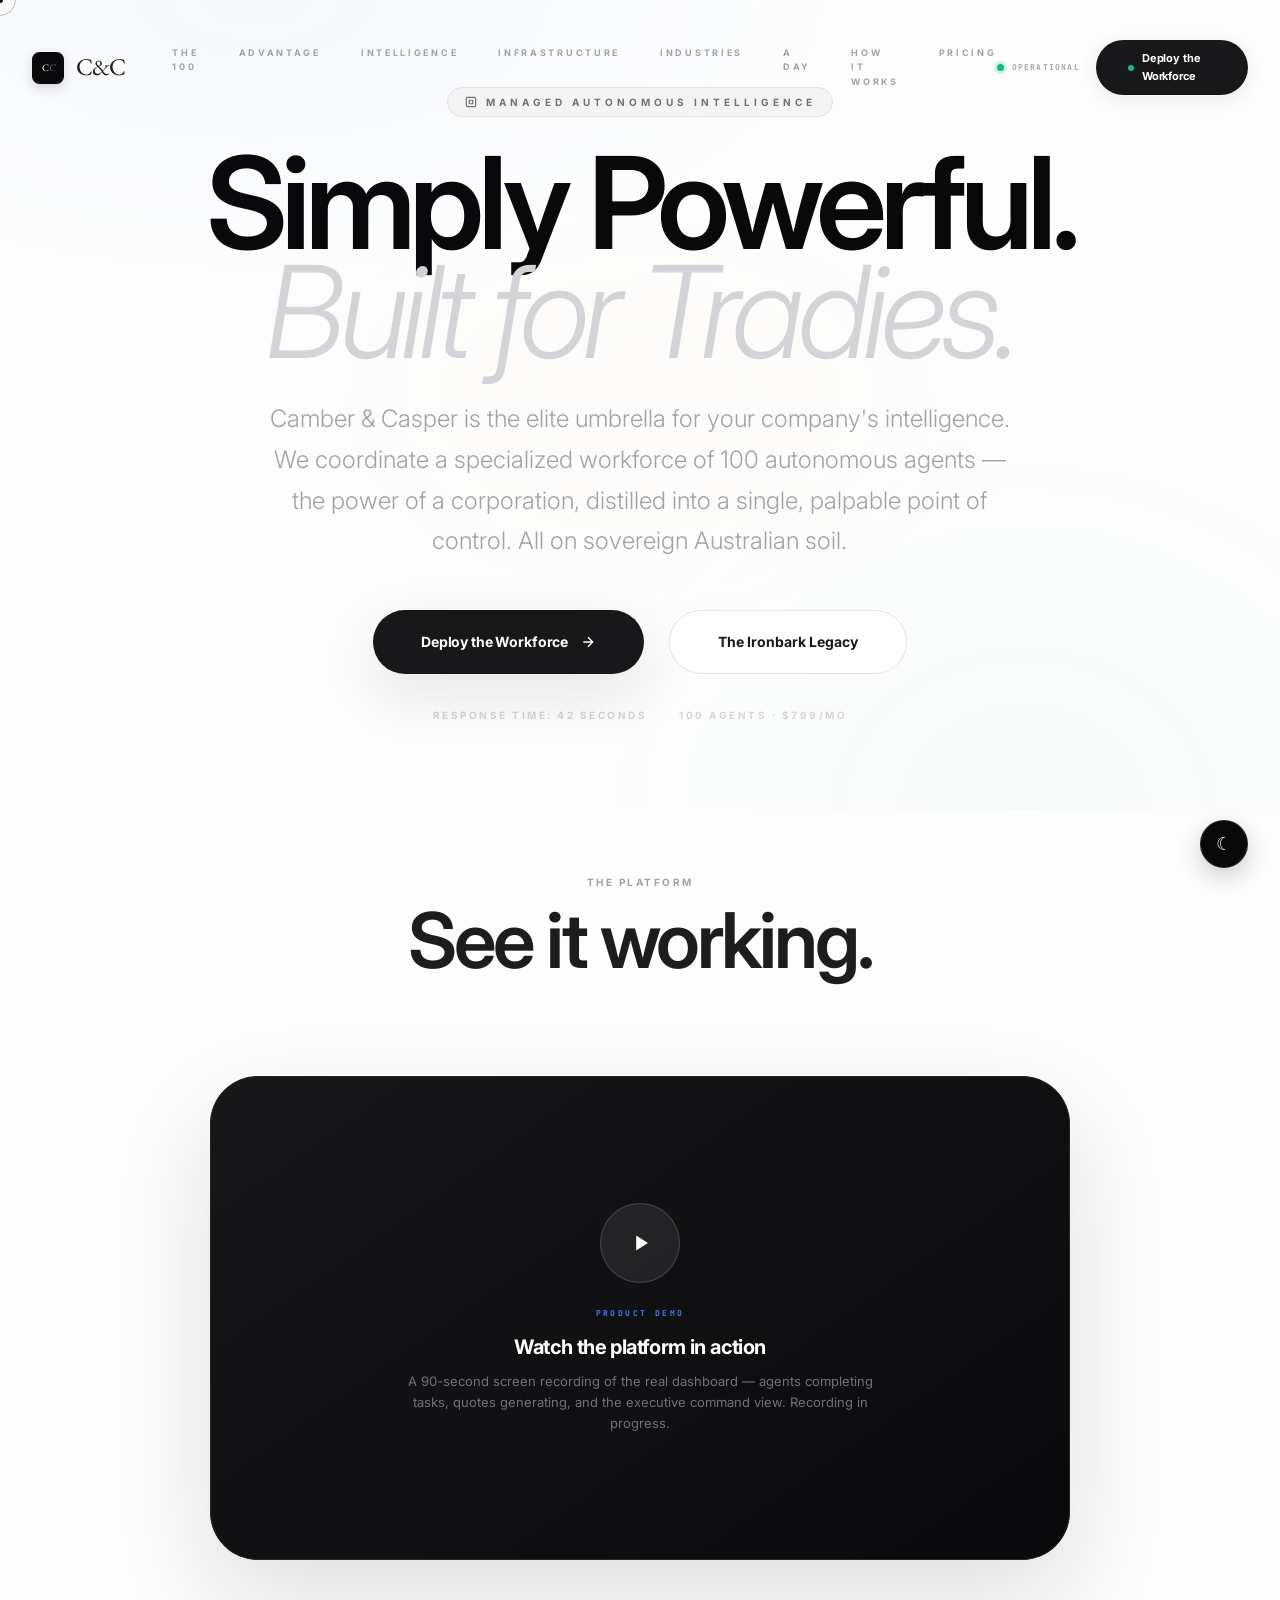
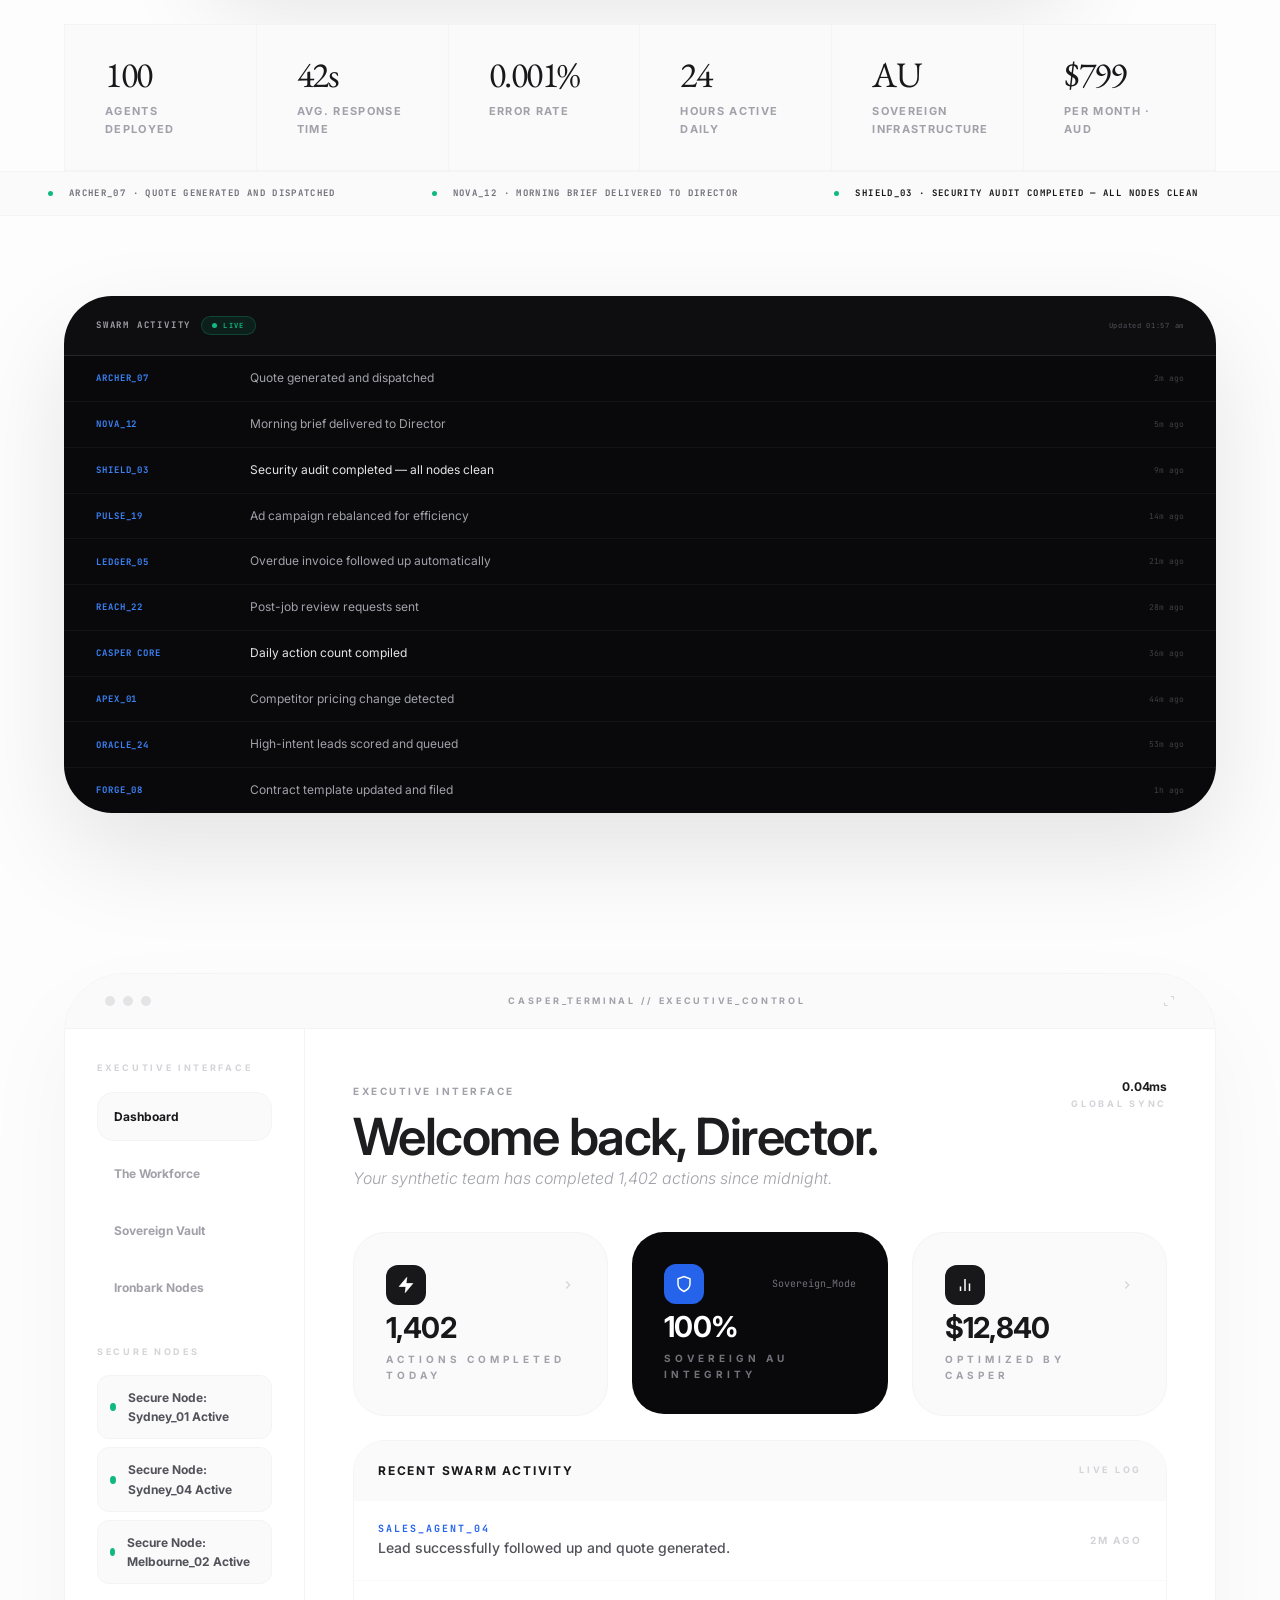
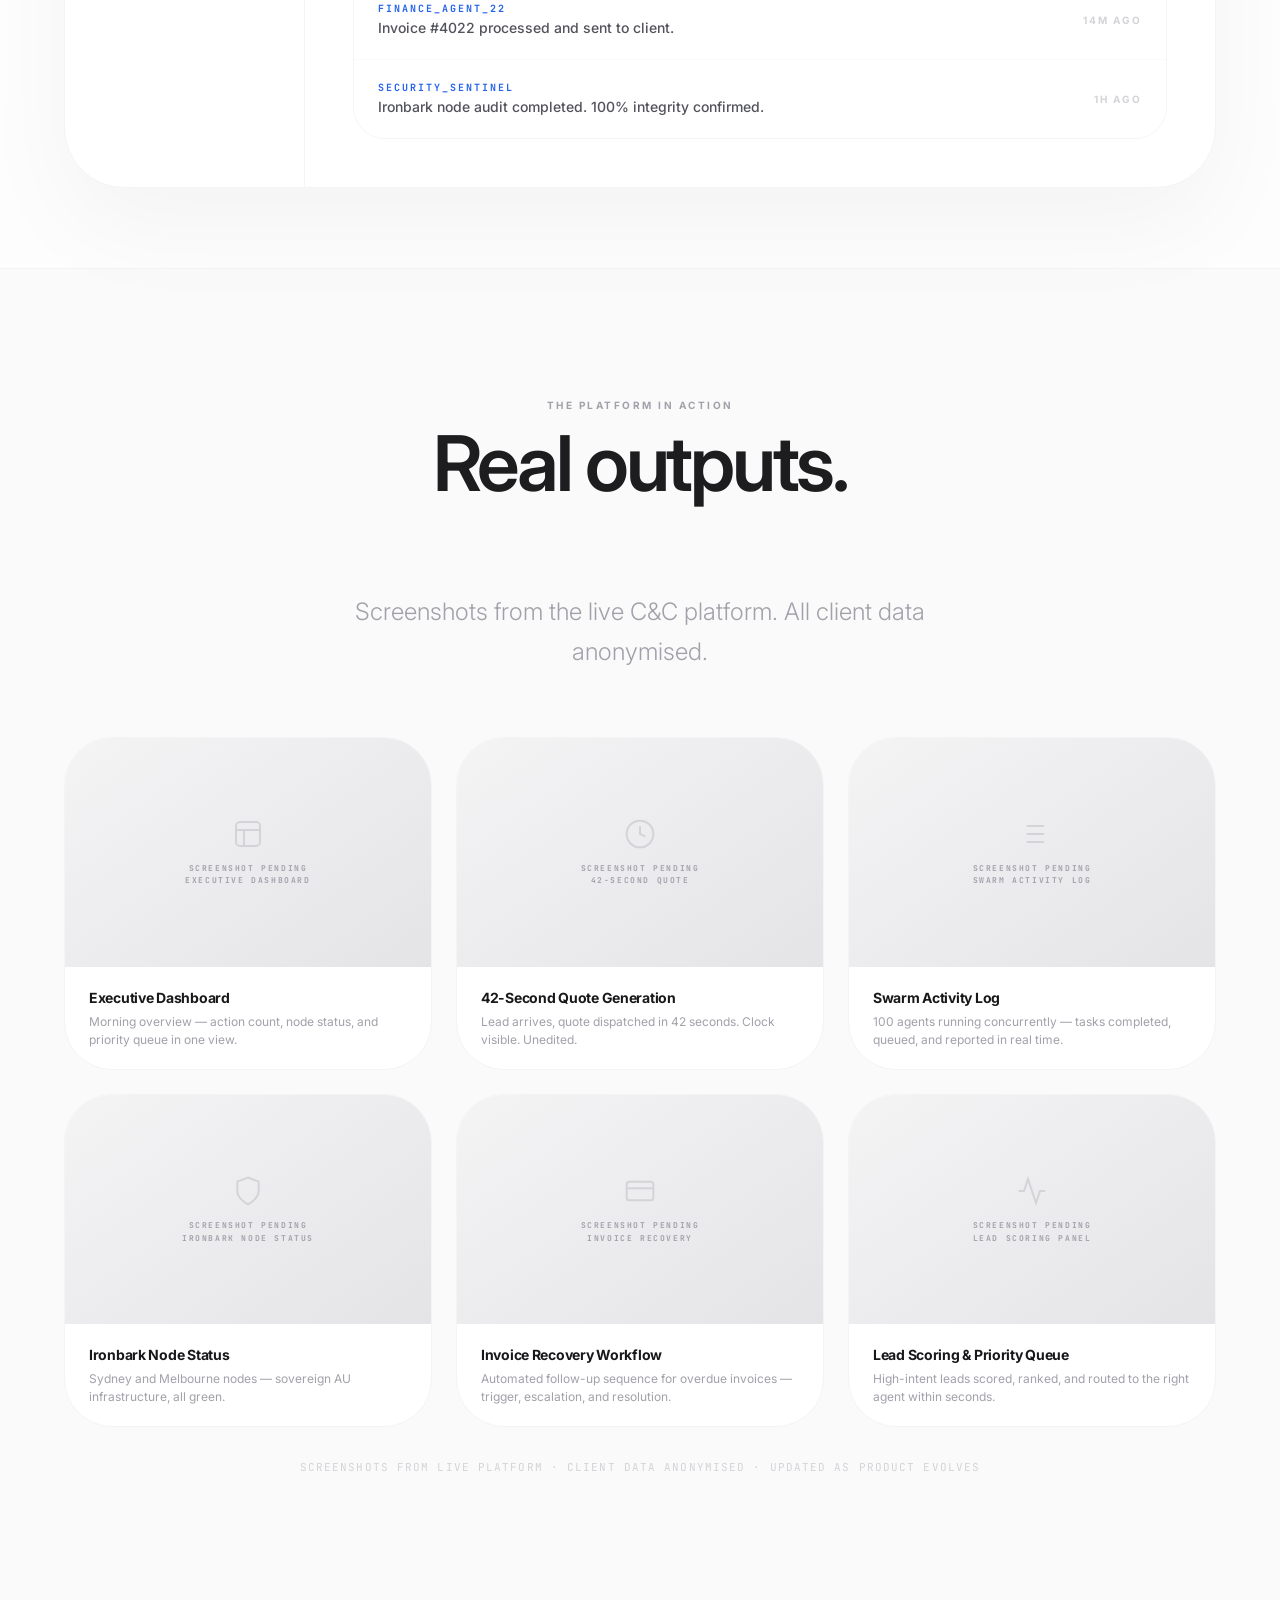
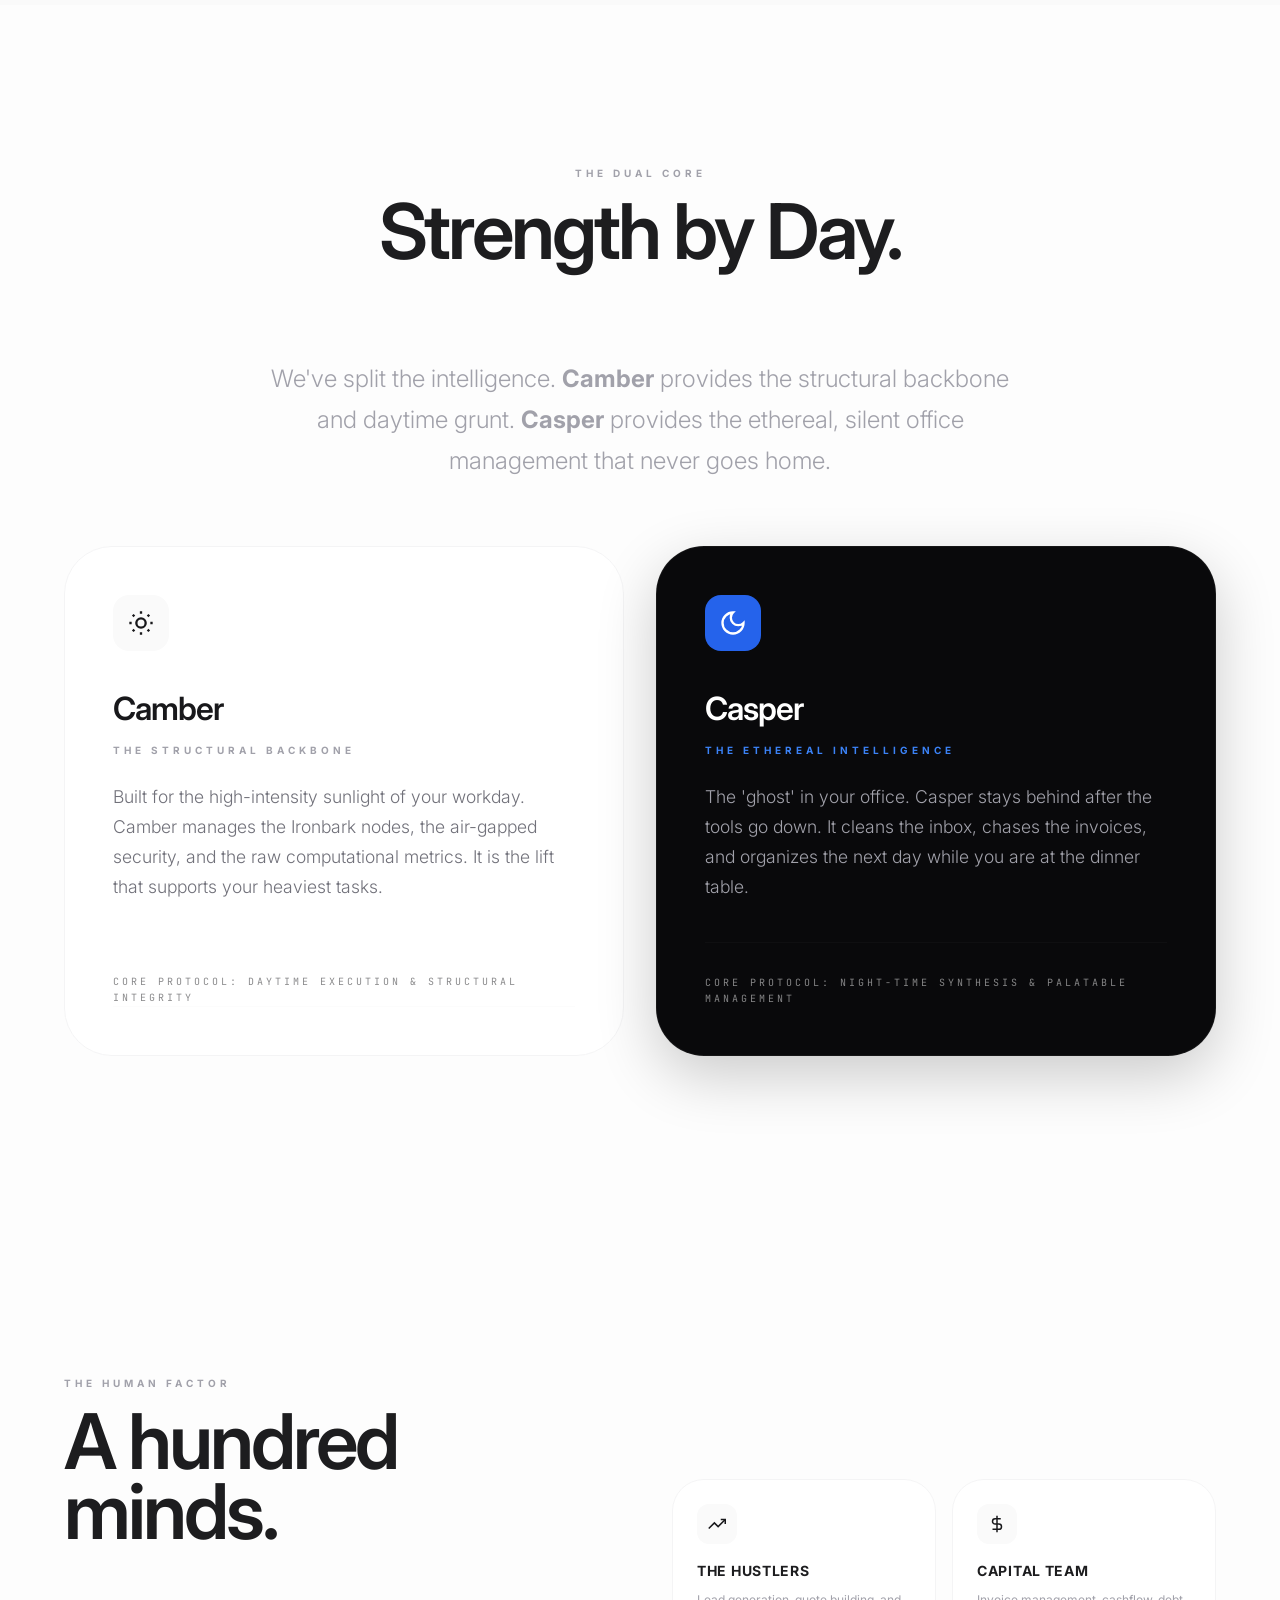
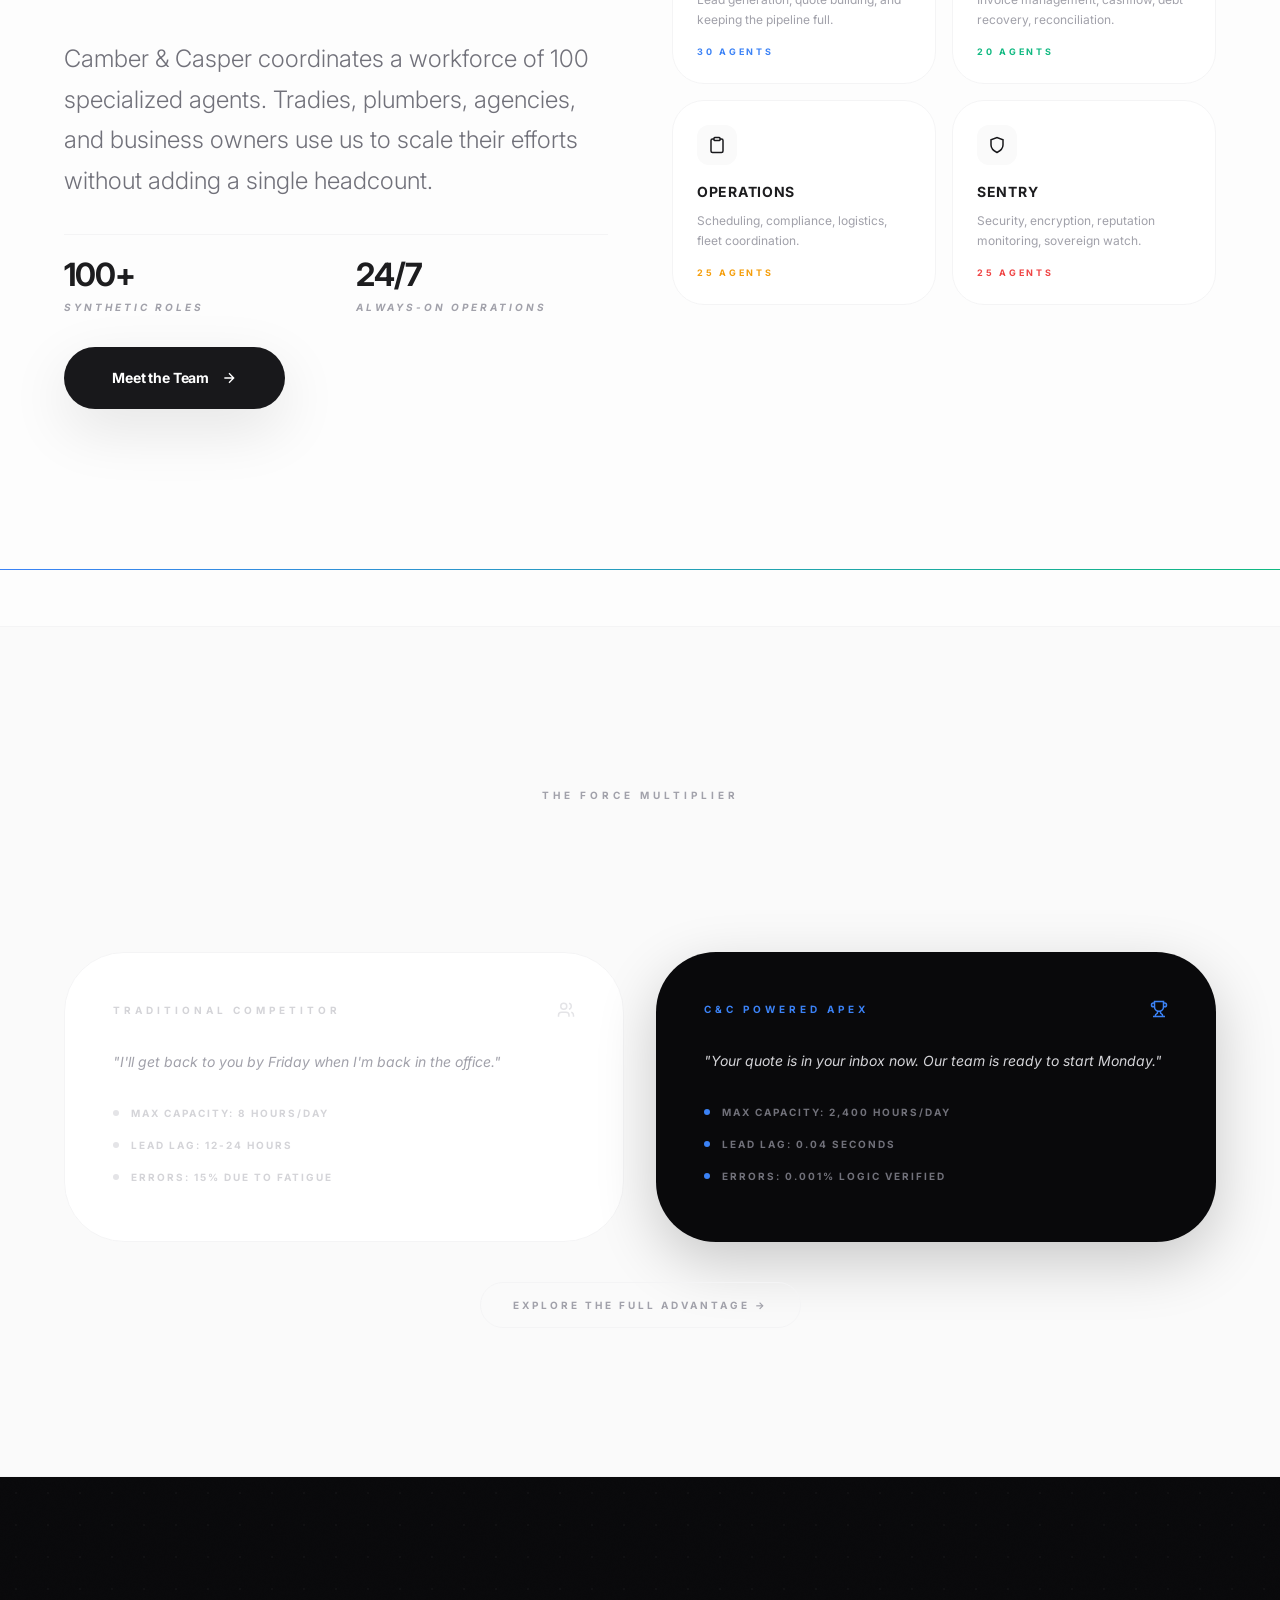
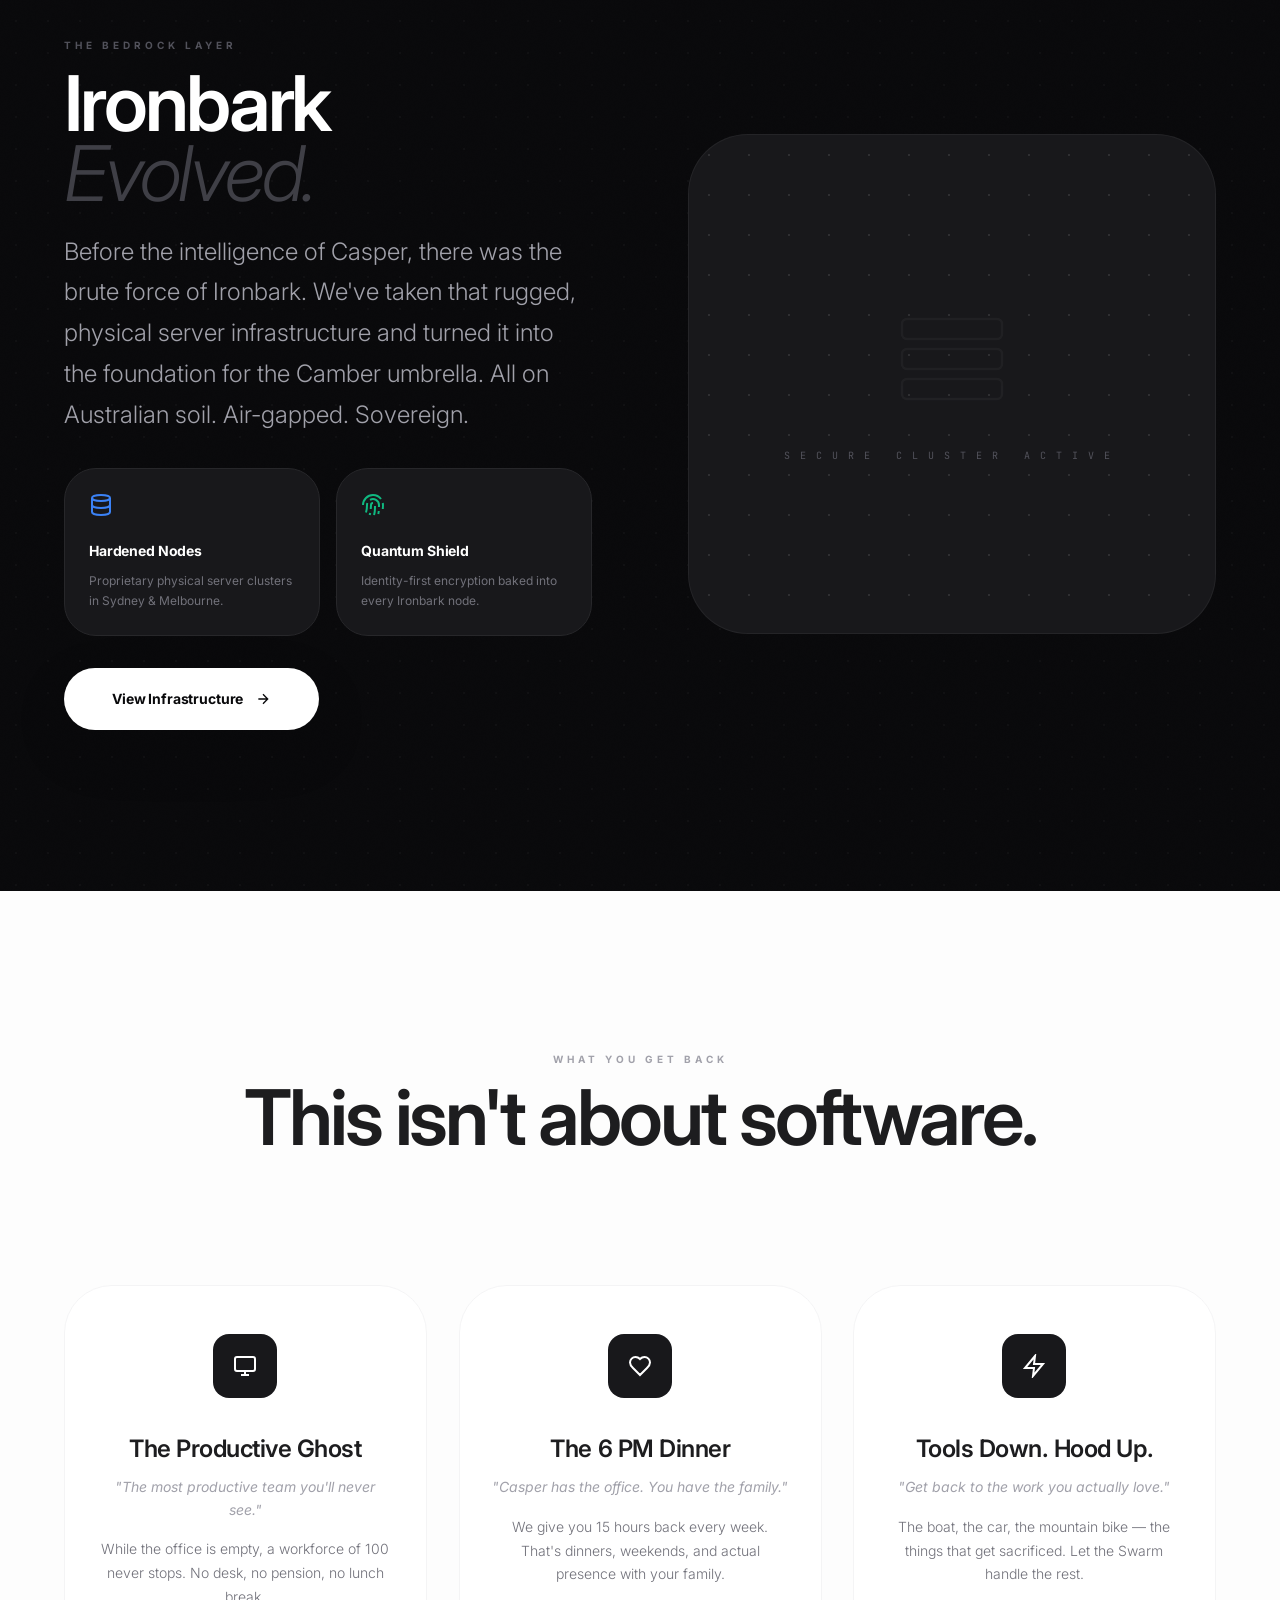
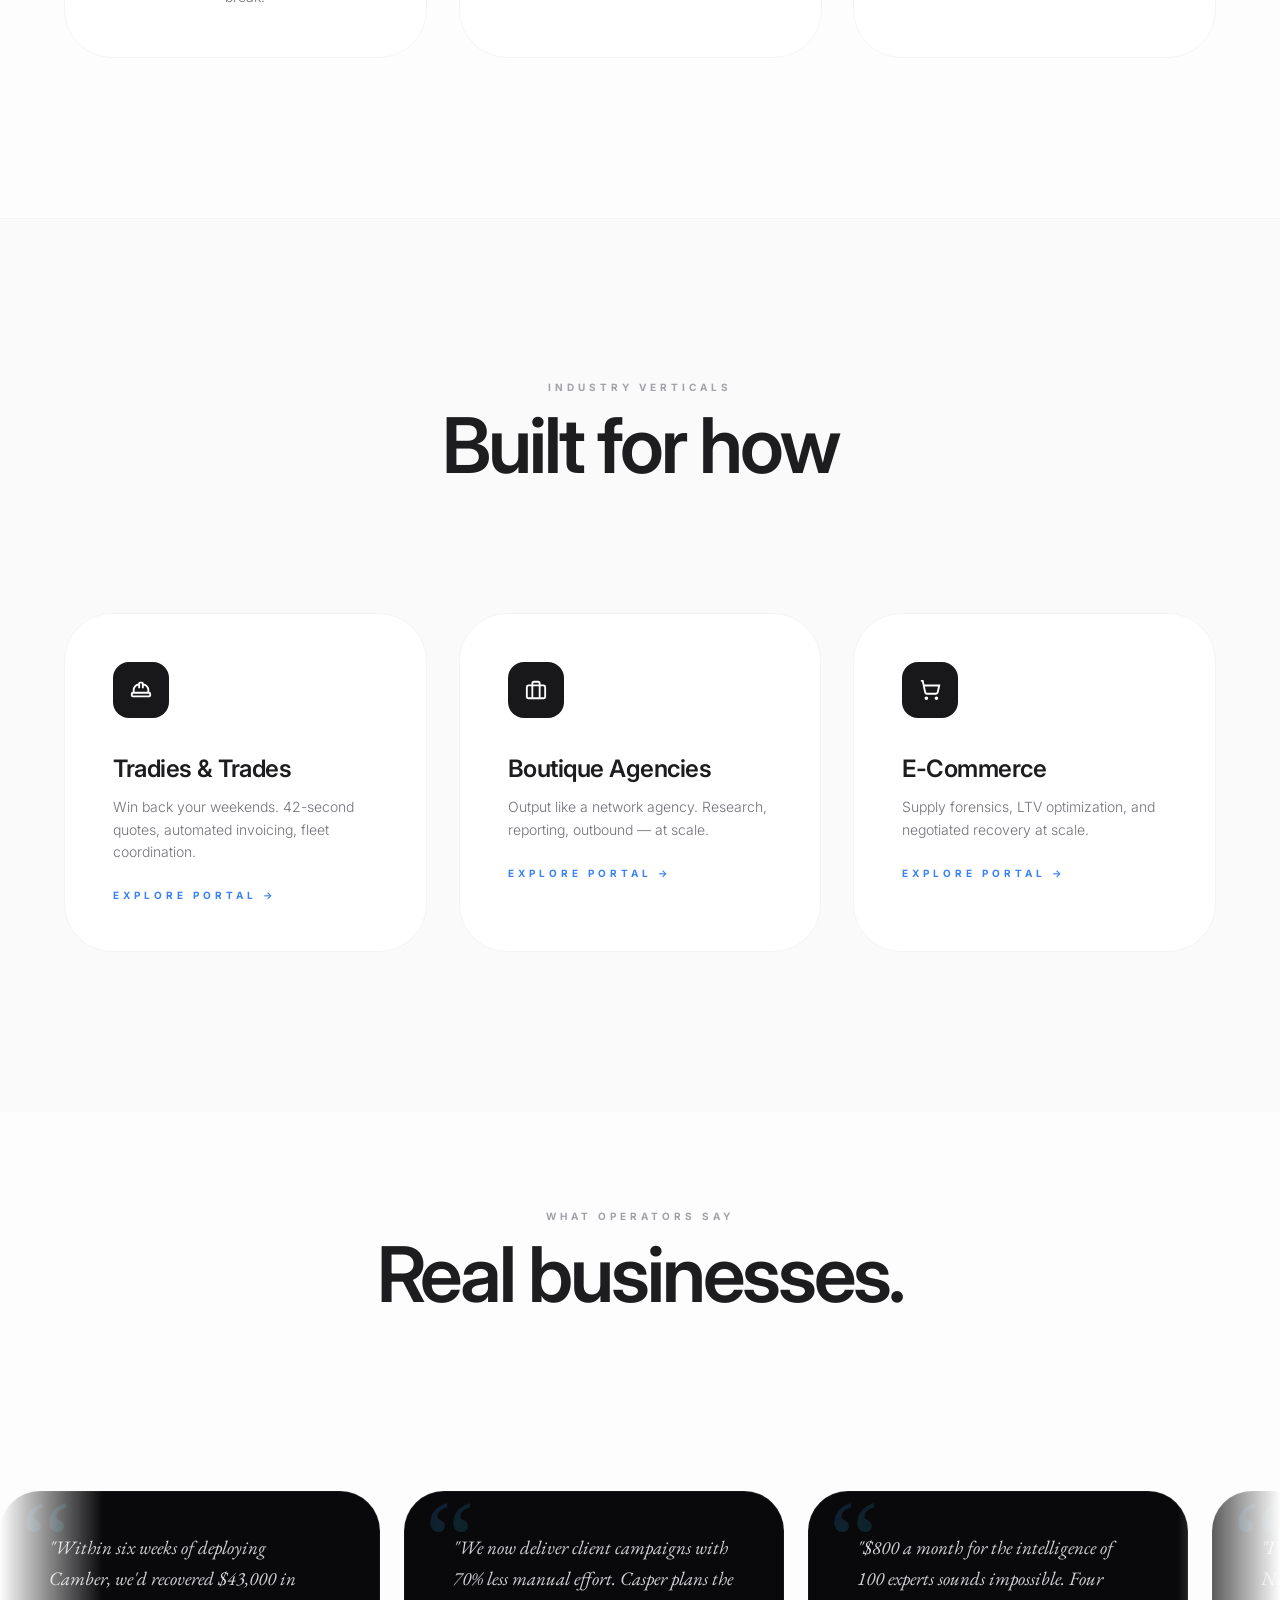
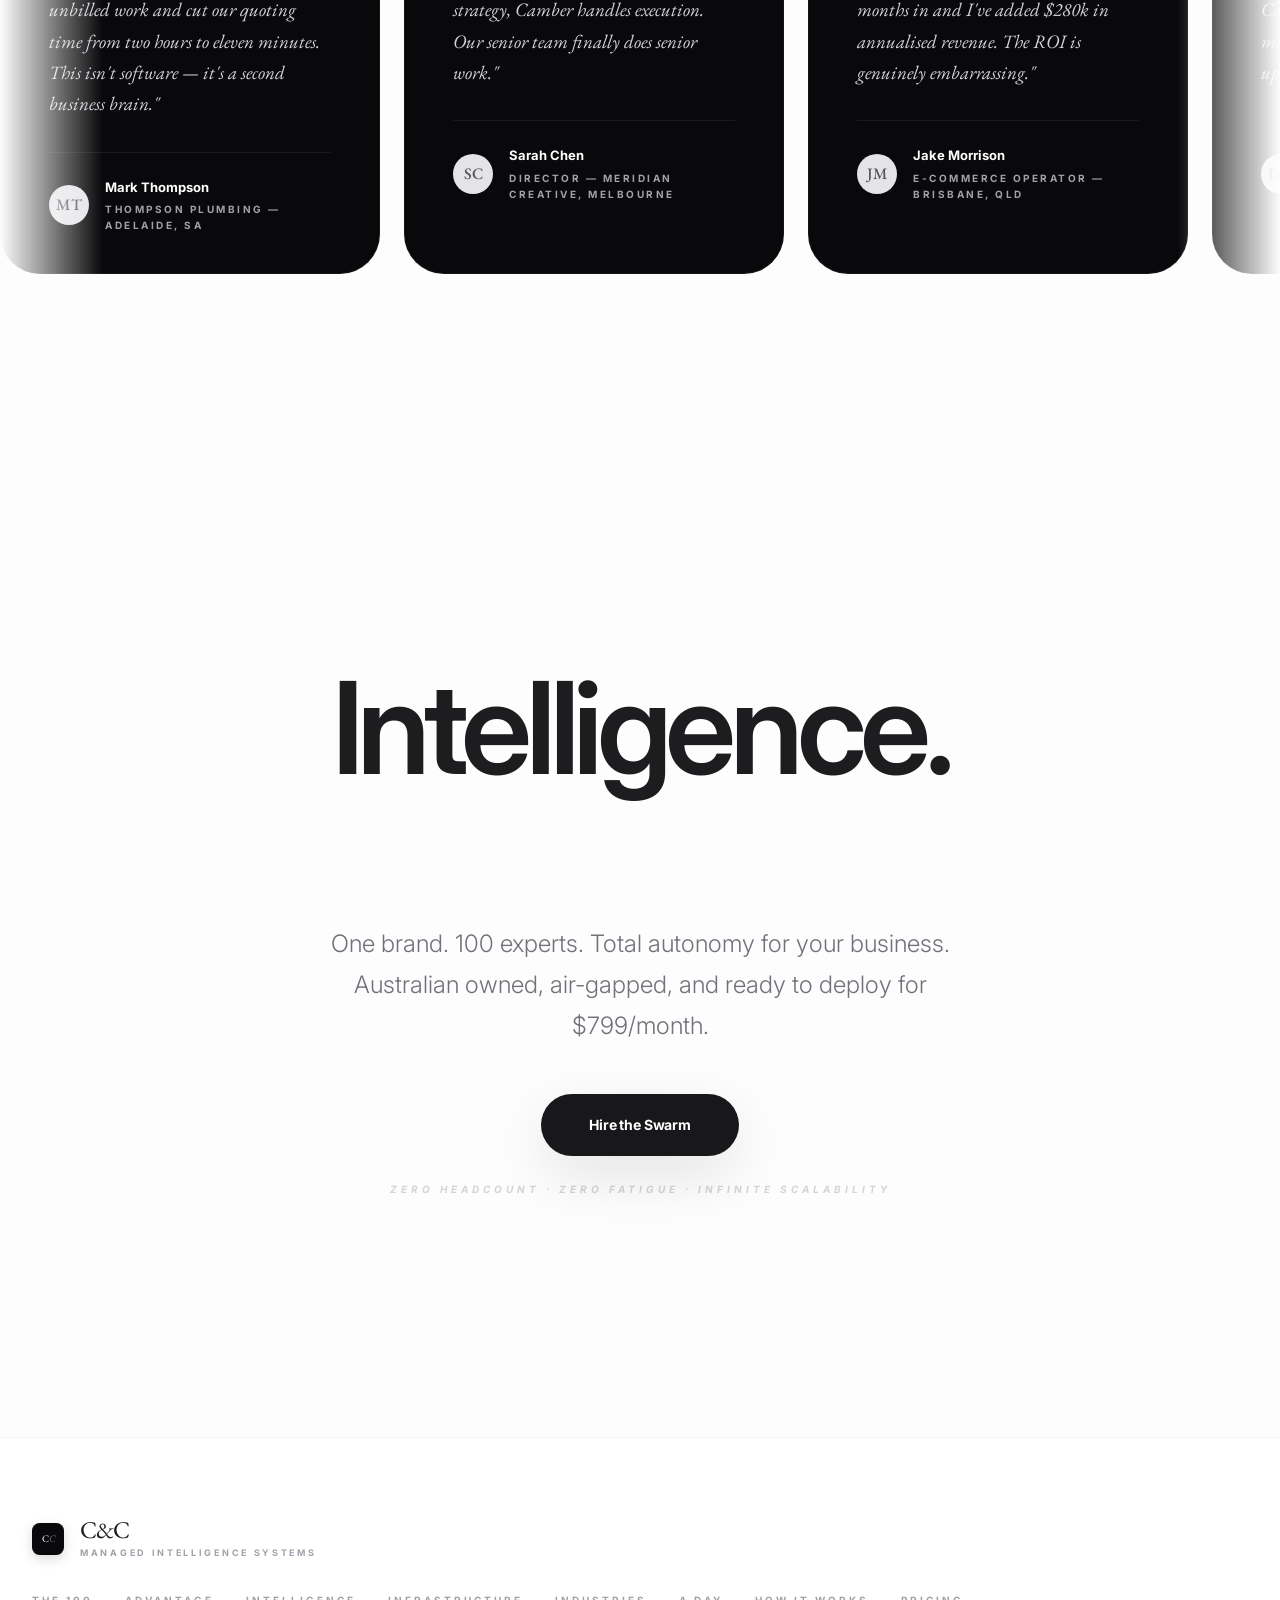
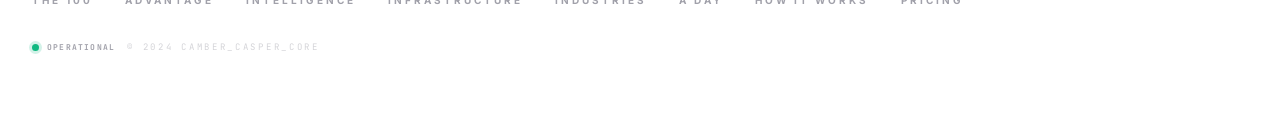
<file: site/index.html>
<!DOCTYPE html>
<html lang="en">

<head>
  <meta charset="UTF-8">
  <meta name="viewport" content="width=device-width, initial-scale=1.0">
  <title>Camber & Casper — Simply Powerful. Engineered for Command.</title>
  <meta name="description"
    content="100 autonomous AI agents managing your business 24/7 on sovereign Australian infrastructure. The unfair advantage for tradies, agencies, and modern businesses.">
  <link rel="icon" href="favicon.svg" type="image/svg+xml">
  <!-- Open Graph -->
  <meta property="og:title" content="Camber &amp; Casper — Simply Powerful. Engineered for Command.">
  <meta property="og:description"
    content="100 autonomous AI agents managing your business 24/7 on sovereign Australian infrastructure. $799/month.">
  <meta property="og:type" content="website">
  <meta property="og:url" content="https://camberandcasper.com.au/">
  <meta name="twitter:card" content="summary_large_image">
  <meta name="twitter:title" content="Camber &amp; Casper — Simply Powerful. Engineered for Command.">
  <meta name="twitter:description" content="100 autonomous AI agents. Sovereign Australian infrastructure. $799/month.">
  <link rel="preconnect" href="https://fonts.googleapis.com">
  <link
    href="https://fonts.googleapis.com/css2?family=EB+Garamond:ital,wght@0,400;0,500;1,400&family=Inter:wght@300;400;500;600;700;800&family=JetBrains+Mono:wght@400;700&display=swap"
    rel="stylesheet">
  <link rel="stylesheet" href="css/styles.css">
  <style>
    /* Page-specific hero enhancements */
    .hero {
      min-height: 90vh;
      display: flex;
      flex-direction: column;
      align-items: center;
      justify-content: center;
      text-align: center;
      padding: 0 2rem;
    }

    .hero-ctas {
      display: flex;
      flex-wrap: wrap;
      gap: 1.5rem;
      justify-content: center;
      margin-top: 3rem;
    }

    /* Dashboard Preview — from Final Brand Identity */
    .dashboard-preview {
      background: white;
      border-radius: 60px;
      border: 1px solid var(--cc-zinc-100);
      box-shadow: 0 40px 100px rgba(0, 0, 0, 0.04);
      overflow: hidden;
    }

    .dashboard-header {
      background: var(--cc-zinc-50);
      border-bottom: 1px solid var(--cc-zinc-100);
      padding: 1.25rem 2.5rem;
      display: flex;
      justify-content: space-between;
      align-items: center;
    }

    .dashboard-dots {
      display: flex;
      gap: 0.5rem;
    }

    .dashboard-dots span {
      width: 0.625rem;
      height: 0.625rem;
      border-radius: 50%;
      background: var(--cc-zinc-200);
    }

    .dashboard-body {
      display: grid;
      grid-template-columns: 240px 1fr;
    }

    .dashboard-sidebar {
      border-right: 1px solid var(--cc-zinc-100);
      padding: 2rem;
    }

    .dashboard-main {
      padding: 3rem;
    }

    .dashboard-nav {
      display: flex;
      flex-direction: column;
      gap: 0.5rem;
      margin-bottom: 2rem;
    }

    .dashboard-nav-item {
      display: flex;
      align-items: center;
      gap: 0.75rem;
      padding: 0.875rem 1rem;
      border-radius: 1rem;
      font-size: 0.75rem;
      font-weight: 700;
      color: var(--cc-zinc-400);
      background: white;
      border: 1px solid transparent;
    }

    .dashboard-nav-item.active {
      color: var(--cc-zinc-900);
      background: var(--cc-zinc-50);
      border-color: var(--cc-zinc-100);
    }

    .node-item {
      display: flex;
      align-items: center;
      gap: 0.75rem;
      padding: 0.75rem;
      border-radius: 0.75rem;
      background: var(--cc-zinc-50);
      border: 1px solid var(--cc-zinc-100);
      font-size: 0.75rem;
      font-weight: 700;
      color: var(--cc-zinc-600);
      margin-bottom: 0.5rem;
    }

    .node-dot {
      width: 0.5rem;
      height: 0.5rem;
      border-radius: 50%;
      background: var(--cc-emerald-500);
      animation: pulse 2s infinite;
    }

    .dashboard-main-top {
      display: flex;
      justify-content: space-between;
      align-items: flex-start;
      gap: 2rem;
      margin-bottom: 2.5rem;
    }

    .metrics-grid {
      display: grid;
      grid-template-columns: repeat(3, minmax(0, 1fr));
      gap: 1.5rem;
    }

    .metric-card {
      border-radius: var(--radius-lg);
      padding: 2rem;
      display: flex;
      flex-direction: column;
      justify-content: space-between;
      aspect-ratio: 16/10;
    }

    .metric-card-dark {
      background: var(--cc-zinc-950);
      color: white;
    }

    .metric-card-light {
      background: var(--cc-zinc-50);
      border: 1px solid var(--cc-zinc-100);
    }

    .metric-value {
      font-size: 1.8rem;
      font-weight: 700;
      letter-spacing: -0.03em;
    }

    .activity-feed {
      margin-top: 1.5rem;
      border: 1px solid var(--cc-zinc-100);
      border-radius: var(--radius-lg);
      overflow: hidden;
    }

    .activity-row {
      display: flex;
      justify-content: space-between;
      align-items: center;
      gap: 1rem;
      padding: 1.25rem 1.5rem;
      border-bottom: 1px solid var(--cc-zinc-50);
      background: white;
    }

    .activity-row:last-child {
      border-bottom: none;
    }

    .activity-agent {
      font-size: 0.625rem;
      font-family: var(--font-mono);
      font-weight: 700;
      letter-spacing: 0.2em;
      text-transform: uppercase;
      color: var(--cc-blue-600);
    }

    .activity-text {
      font-size: 0.875rem;
      color: var(--cc-zinc-600);
      font-weight: 500;
    }

    .activity-time {
      font-size: 0.625rem;
      font-weight: 700;
      letter-spacing: 0.2em;
      text-transform: uppercase;
      color: var(--cc-zinc-300);
    }

    /* Identity Split — from Identity Playbook */
    .identity-card {
      padding: 3rem;
      border-radius: var(--radius-card);
      display: flex;
      flex-direction: column;
      justify-content: space-between;
      min-height: 420px;
      border: 1px solid;
      transition: all 0.7s;
    }

    .identity-camber {
      background: white;
      border-color: var(--cc-zinc-100);
      color: var(--cc-zinc-900);
    }

    .identity-casper {
      background: var(--cc-zinc-950);
      border-color: rgba(255, 255, 255, 0.05);
      color: white;
      box-shadow: 0 20px 60px rgba(0, 0, 0, 0.2);
    }

    .identity-card .protocol {
      margin-top: 2.5rem;
      padding-top: 2rem;
      font-size: 0.625rem;
      font-family: var(--font-mono);
      text-transform: uppercase;
      letter-spacing: 0.3em;
      opacity: 0.5;
    }

    /* Force Multiplier — from Unfair Advantage */
    .compare-card {
      padding: 3rem;
      border-radius: 60px;
      text-align: left;
      position: relative;
      overflow: hidden;
    }

    .compare-human {
      background: white;
      border: 1px solid var(--cc-zinc-100);
    }

    .compare-apex {
      background: var(--cc-zinc-950);
      color: white;
      box-shadow: 0 20px 60px rgba(0, 0, 0, 0.2);
    }

    .compare-list {
      list-style: none;
      padding: 0;
    }

    .compare-list li {
      display: flex;
      align-items: center;
      gap: 0.75rem;
      font-size: 0.625rem;
      font-weight: 700;
      letter-spacing: 0.2em;
      text-transform: uppercase;
      padding: 0.5rem 0;
    }

    .compare-list li .dot {
      width: 0.375rem;
      height: 0.375rem;
      border-radius: 50%;
      flex-shrink: 0;
    }

    /* Ironbark Dark Section */
    .ironbark-visual {
      background: var(--cc-zinc-900);
      border-radius: 60px;
      border: 1px solid rgba(255, 255, 255, 0.05);
      display: flex;
      align-items: center;
      justify-content: center;
      min-height: 500px;
      position: relative;
      overflow: hidden;
    }

    .ironbark-feature {
      padding: 1.5rem;
      border-radius: var(--radius-lg);
      background: var(--cc-zinc-900);
      border: 1px solid var(--cc-zinc-800);
    }

    @media (max-width: 768px) {
      .dashboard-body {
        grid-template-columns: 1fr;
      }

      .dashboard-sidebar {
        display: none;
      }

      .dashboard-main-top,
      .metrics-grid {
        grid-template-columns: 1fr;
        display: grid;
      }

      .hero .text-hero {
        font-size: 3rem;
      }
    }
  </style>
</head>

<body>
  <a href="#main" class="skip-to-content">Skip to content</a>

  <!-- SPLASH SCREEN — ComplexCore animated -->
  <div class="splash" id="splash">
    <div class="splash-complex-core">
      <!-- Rotating ellipses -->
      <svg viewBox="0 0 200 200" class="splash-orb">
        <defs>
          <radialGradient id="coreGlow" cx="50%" cy="50%" r="50%">
            <stop offset="0%" stopColor="#ffffff" />
            <stop offset="100%" stopColor="transparent" />
          </radialGradient>
        </defs>
        <g class="orb-spin">
          <ellipse cx="100" cy="100" rx="80" ry="20" fill="none" stroke="currentColor" strokeWidth="0.2"
            transform="rotate(0 100 100)" />
          <ellipse cx="100" cy="100" rx="80" ry="20" fill="none" stroke="currentColor" strokeWidth="0.2"
            transform="rotate(10 100 100)" />
          <ellipse cx="100" cy="100" rx="80" ry="20" fill="none" stroke="currentColor" strokeWidth="0.2"
            transform="rotate(20 100 100)" />
          <ellipse cx="100" cy="100" rx="80" ry="20" fill="none" stroke="currentColor" strokeWidth="0.2"
            transform="rotate(30 100 100)" />
          <ellipse cx="100" cy="100" rx="80" ry="20" fill="none" stroke="currentColor" strokeWidth="0.2"
            transform="rotate(40 100 100)" />
          <ellipse cx="100" cy="100" rx="80" ry="20" fill="none" stroke="currentColor" strokeWidth="0.2"
            transform="rotate(50 100 100)" />
          <ellipse cx="100" cy="100" rx="80" ry="20" fill="none" stroke="currentColor" strokeWidth="0.2"
            transform="rotate(60 100 100)" />
          <ellipse cx="100" cy="100" rx="80" ry="20" fill="none" stroke="currentColor" strokeWidth="0.2"
            transform="rotate(70 100 100)" />
          <ellipse cx="100" cy="100" rx="80" ry="20" fill="none" stroke="currentColor" strokeWidth="0.2"
            transform="rotate(80 100 100)" />
          <ellipse cx="100" cy="100" rx="80" ry="20" fill="none" stroke="currentColor" strokeWidth="0.2"
            transform="rotate(90 100 100)" />
          <ellipse cx="100" cy="100" rx="80" ry="20" fill="none" stroke="currentColor" strokeWidth="0.2"
            transform="rotate(100 100 100)" />
          <ellipse cx="100" cy="100" rx="80" ry="20" fill="none" stroke="currentColor" strokeWidth="0.2"
            transform="rotate(110 100 100)" />
          <ellipse cx="100" cy="100" rx="80" ry="20" fill="none" stroke="currentColor" strokeWidth="0.2"
            transform="rotate(120 100 100)" />
          <ellipse cx="100" cy="100" rx="80" ry="20" fill="none" stroke="currentColor" strokeWidth="0.2"
            transform="rotate(130 100 100)" />
          <ellipse cx="100" cy="100" rx="80" ry="20" fill="none" stroke="currentColor" strokeWidth="0.2"
            transform="rotate(140 100 100)" />
          <ellipse cx="100" cy="100" rx="80" ry="20" fill="none" stroke="currentColor" strokeWidth="0.2"
            transform="rotate(150 100 100)" />
          <ellipse cx="100" cy="100" rx="80" ry="20" fill="none" stroke="currentColor" strokeWidth="0.2"
            transform="rotate(160 100 100)" />
          <ellipse cx="100" cy="100" rx="80" ry="20" fill="none" stroke="currentColor" strokeWidth="0.2"
            transform="rotate(170 100 100)" />
        </g>
      </svg>
      <!-- Logo card -->
      <div class="splash-logo-card">
        <div class="splash-logo-shimmer"></div>
        <span>C<em>C</em></span>
      </div>
    </div>
    <div class="splash-footer">
      <p class="splash-text">Camber &amp; Casper</p>
      <div class="splash-divider"></div>
    </div>
  </div>

  <!-- NAVIGATION — synthesized from all files -->
  <nav class="nav" id="nav">
    <div class="nav-inner">
      <div style="display:flex;align-items:center;gap:3rem;">
        <a href="index.html" class="nav-logo">
          <div class="nav-logo-mark">C<span style="color:var(--cc-zinc-500);font-style:italic;">C</span></div>
          <span class="nav-logo-text font-serif">C&C</span>
        </a>
        <div class="nav-links">
          <a href="workforce.html">The 100</a>
          <a href="advantage.html">Advantage</a>
          <a href="intelligence.html">Intelligence</a>
          <a href="infrastructure.html">Infrastructure</a>
          <a href="industries.html">Industries</a>
          <a href="day.html">A Day</a>
          <a href="launch.html">How It Works</a>
          <a href="pricing.html">Pricing</a>
        </div>
      </div>
      <div style="display:flex;align-items:center;gap:1rem;">
        <span class="cc-status-dot" aria-label="System status"></span>
        <a href="pricing.html" class="nav-cta">Deploy the Workforce</a>
        <button class="mobile-menu-btn" aria-label="Menu"><span></span><span></span><span></span></button>
      </div>
    </div>
  </nav>

  <!-- MOBILE MENU PANEL -->
  <div class="mobile-menu">
    <a href="index.html">Home</a>
    <a href="workforce.html">The 100</a>
    <a href="advantage.html">Advantage</a>
    <a href="intelligence.html">Intelligence</a>
    <a href="infrastructure.html">Infrastructure</a>
    <a href="industries.html">Industries</a>
    <a href="day.html">A Day in Command</a>
    <a href="launch.html">How It Works</a>
    <a href="pricing.html" class="nav-cta">Deploy the Workforce</a>
  </div>

  <main id="main">
    <!-- ============================================
         HERO — "Simply Powerful. Engineered for Command."
         Sources: Final Brand Identity ("Simply Powerful"),
         Unfair Advantage v3 ("Win the job. While they're in traffic."),
         Executive System 1 ("A hundred minds. One click.")
         ============================================ -->
    <section class="hero pt-40" style="position:relative;overflow:hidden;">
      <div class="hero-mesh"></div>
      <div class="reveal container-sm" style="max-width:72rem;position:relative;z-index:1;">
        <div class="badge badge-light mb-8 cc-badge-pop">
          <svg width="14" height="14" viewBox="0 0 24 24" fill="none" stroke="currentColor" stroke-width="2">
            <rect x="4" y="4" width="16" height="16" rx="2" />
            <path d="M9 9h6v6H9z" />
          </svg>
          Managed Autonomous Intelligence
        </div>
        <h1 class="text-hero cc-blur-in" style="color:var(--cc-zinc-950);">
          Simply Powerful.<br>
          <span class="text-ghost"><span id="typewriter-cycle" class="typewriter-word"
              data-words='["Engineered for Command.","Built for Tradies.","Designed for Agencies.","Made for Operators."]'>Engineered
              for Command.</span></span>
        </h1>
        <p class="text-body-lg mt-8 mx-auto" style="max-width:48rem;color:var(--cc-zinc-400);">
          Camber & Casper is the elite umbrella for your company's intelligence. We coordinate a specialized workforce
          of 100 autonomous agents — the power of a corporation, distilled into a single, palpable point of control. All
          on sovereign Australian soil.
        </p>
        <div class="hero-ctas">
          <a href="pricing.html" class="btn-primary cc-glow-cta">
            Deploy the Workforce
            <svg width="16" height="16" viewBox="0 0 24 24" fill="none" stroke="currentColor" stroke-width="2">
              <path d="M5 12h14M12 5l7 7-7 7" />
            </svg>
          </a>
          <a href="infrastructure.html" class="btn-secondary">The Ironbark Legacy</a>
        </div>
        <div style="display:flex;justify-content:center;gap:2rem;margin-top:2rem;">
          <span class="text-label cc-label-track" style="color:var(--cc-zinc-300);">Response Time: 42 Seconds</span>
          <span class="text-label cc-label-track" style="color:var(--cc-zinc-300);">100 Agents · $799/mo</span>
        </div>
      </div>
    </section>

    <!-- ============================================
         PRODUCT EXPLAINER VIDEO
         HOW TO ACTIVATE: Record a 90-second screen recording of the real
         C&C dashboard using Loom, OBS, or Cleanshot. Upload to Vimeo (cleaner,
         no ads) or YouTube. Then replace data-vimeo-id="" with your real video
         ID (e.g. data-vimeo-id="123456789") and the placeholder disappears.
         ============================================ -->
    <section class="cc-video-section reveal">
      <div class="container-sm">
        <p class="text-label cc-label-track" style="color:var(--cc-zinc-400);text-align:center;margin-bottom:1rem;">The Platform</p>
        <h2 class="text-display text-center mb-8" style="max-width:36rem;margin-left:auto;margin-right:auto;">See it working.<br><span class="text-ghost cc-grad-text">In real time.</span></h2>
        <div class="cc-video-wrap" data-vimeo-id="" data-youtube-id="" data-title="Camber & Casper — Live Platform Demo">
          <!-- Placeholder: visible until a real video ID is set above -->
          <div class="cc-video-placeholder">
            <div class="cc-video-play-btn">
              <svg width="20" height="20" viewBox="0 0 24 24" fill="white" stroke="none">
                <polygon points="5 3 19 12 5 21 5 3"/>
              </svg>
            </div>
            <p class="cc-video-placeholder-label">Product Demo</p>
            <p class="cc-video-placeholder-title">Watch the platform in action</p>
            <p class="cc-video-placeholder-desc">A 90-second screen recording of the real dashboard — agents completing tasks, quotes generating, and the executive command view. Recording in progress.</p>
          </div>
        </div>
      </div>
    </section>

    <!-- TRUST STATS ROW -->
    <div style="padding:0 2rem;">
      <div class="cc-stats-row reveal" style="max-width:72rem;margin:0 auto;">
        <div class="cc-stat-cell">
          <div class="cc-stat-val" data-count="100">0</div>
          <div class="cc-stat-label">Agents deployed</div>
        </div>
        <div class="cc-stat-cell">
          <div class="cc-stat-val">42s</div>
          <div class="cc-stat-label">Avg. response time</div>
        </div>
        <div class="cc-stat-cell">
          <div class="cc-stat-val">0.001%</div>
          <div class="cc-stat-label">Error rate</div>
        </div>
        <div class="cc-stat-cell">
          <div class="cc-stat-val" data-count="24">0</div>
          <div class="cc-stat-label">Hours active daily</div>
        </div>
        <div class="cc-stat-cell">
          <div class="cc-stat-val">AU</div>
          <div class="cc-stat-label">Sovereign infrastructure</div>
        </div>
        <div class="cc-stat-cell">
          <div class="cc-stat-val">$799</div>
          <div class="cc-stat-label">Per month · AUD</div>
        </div>
      </div>
    </div>

    <!-- AGENT TICKER —— live activity marquee -->
    <div class="cc-ticker-wrap">
      <div class="cc-ticker-track">
        <div class="cc-ticker-item"><span class="ticker-dot"></span>ARCHER_07 · Closed quote — $4,800 plumbing contract
        </div>
        <div class="cc-ticker-item"><span class="ticker-dot"></span>NOVA_12 · Dispatched morning brief to Director</div>
        <div class="cc-ticker-item highlight"><span class="ticker-dot"></span>SHIELD_03 · GDPR threat neutralised —
          Sovereign Mode active</div>
        <div class="cc-ticker-item"><span class="ticker-dot"></span>PULSE_19 · Facebook CPL dropped 31% — campaign
          rebalanced</div>
        <div class="cc-ticker-item"><span class="ticker-dot"></span>LEDGER_05 · $2,340 recovery filed — invoice 180 days
          overdue</div>
        <div class="cc-ticker-item"><span class="ticker-dot"></span>REACH_22 · 14 new Google reviews requested post-job
        </div>
        <div class="cc-ticker-item highlight"><span class="ticker-dot"></span>CASPER CORE · 1,402 actions completed
          since midnight</div>
        <div class="cc-ticker-item"><span class="ticker-dot"></span>APEX_01 · Competitor price change detected — brief
          prepared</div>
        <div class="cc-ticker-item"><span class="ticker-dot"></span>ORACLE_24 · 3 high-intent leads scored 94/100 —
          priority queued</div>
        <!-- Duplicate for seamless loop -->
        <div class="cc-ticker-item"><span class="ticker-dot"></span>ARCHER_07 · Closed quote — $4,800 plumbing contract
        </div>
        <div class="cc-ticker-item"><span class="ticker-dot"></span>NOVA_12 · Dispatched morning brief to Director</div>
        <div class="cc-ticker-item highlight"><span class="ticker-dot"></span>SHIELD_03 · GDPR threat neutralised —
          Sovereign Mode active</div>
        <div class="cc-ticker-item"><span class="ticker-dot"></span>PULSE_19 · Facebook CPL dropped 31% — campaign
          rebalanced</div>
        <div class="cc-ticker-item"><span class="ticker-dot"></span>LEDGER_05 · $2,340 recovery filed — invoice 180 days
          overdue</div>
        <div class="cc-ticker-item"><span class="ticker-dot"></span>REACH_22 · 14 new Google reviews requested post-job
        </div>
        <div class="cc-ticker-item highlight"><span class="ticker-dot"></span>CASPER CORE · 1,402 actions completed
          since midnight</div>
        <div class="cc-ticker-item"><span class="ticker-dot"></span>APEX_01 · Competitor price change detected — brief
          prepared</div>
        <div class="cc-ticker-item"><span class="ticker-dot"></span>ORACLE_24 · 3 high-intent leads scored 94/100 —
          priority queued</div>
      </div>
    </div>

    <!-- ============================================
         SWARM LIVE LOG WIDGET
         Reads from /data/activity.json (refreshes every 60s).
         HOW TO ACTIVATE: Populate activity.json with real agent events
         from the C&C platform, or point the fetch in main.js to a real
         API endpoint. The hardcoded data below shows on first load and
         is replaced as soon as the JSON file loads.
         ============================================ -->
    <section class="cc-swarm-log-section reveal">
      <div class="container">
        <div class="cc-swarm-log" aria-label="Live agent activity log">
          <div class="cc-swarm-log-header">
            <div class="cc-swarm-log-title">
              <span>Swarm Activity</span>
              <span class="cc-swarm-log-live-badge">Live</span>
            </div>
            <span class="cc-swarm-log-refresh" id="cc-swarm-log-ts">Refreshes every 60s</span>
          </div>
          <div class="cc-swarm-log-body" id="cc-swarm-log-body">
            <!-- Populated by initLiveActivity() in main.js from /data/activity.json -->
            <div class="cc-swarm-log-row">
              <div class="cc-swarm-log-agent">ARCHER_07</div>
              <div class="cc-swarm-log-action">Quote generated and dispatched</div>
              <div class="cc-swarm-log-time">2m ago</div>
            </div>
            <div class="cc-swarm-log-row">
              <div class="cc-swarm-log-agent">NOVA_12</div>
              <div class="cc-swarm-log-action">Morning brief delivered to Director</div>
              <div class="cc-swarm-log-time">5m ago</div>
            </div>
            <div class="cc-swarm-log-row highlight">
              <div class="cc-swarm-log-agent">SHIELD_03</div>
              <div class="cc-swarm-log-action">Security audit completed — all nodes clean</div>
              <div class="cc-swarm-log-time">9m ago</div>
            </div>
            <div class="cc-swarm-log-row">
              <div class="cc-swarm-log-agent">LEDGER_05</div>
              <div class="cc-swarm-log-action">Overdue invoice followed up automatically</div>
              <div class="cc-swarm-log-time">14m ago</div>
            </div>
            <div class="cc-swarm-log-row">
              <div class="cc-swarm-log-agent">PULSE_19</div>
              <div class="cc-swarm-log-action">Ad campaign rebalanced for efficiency</div>
              <div class="cc-swarm-log-time">21m ago</div>
            </div>
            <div class="cc-swarm-log-row">
              <div class="cc-swarm-log-agent">REACH_22</div>
              <div class="cc-swarm-log-action">Post-job review requests sent</div>
              <div class="cc-swarm-log-time">28m ago</div>
            </div>
            <div class="cc-swarm-log-row highlight">
              <div class="cc-swarm-log-agent">CASPER CORE</div>
              <div class="cc-swarm-log-action">Daily action count compiled</div>
              <div class="cc-swarm-log-time">36m ago</div>
            </div>
          </div>
        </div>
      </div>
    </section>

    <!-- ============================================
         DASHBOARD PREVIEW — from Final Brand Identity
         "Morning Report. Your synthetic team has completed
         1,402 actions since midnight."
         ============================================ -->
    <section class="section-sm" style="padding:5rem 2rem;">
      <div class="container reveal" data-delay="200">
        <div class="dashboard-preview">
          <div class="dashboard-header">
            <div class="dashboard-dots"><span></span><span></span><span></span></div>
            <span class="text-micro" style="color:var(--cc-zinc-400);">Casper_Terminal // Executive_Control</span>
            <svg width="12" height="12" viewBox="0 0 24 24" fill="none" stroke="var(--cc-zinc-300)" stroke-width="2">
              <polyline points="15 3 21 3 21 9" />
              <polyline points="9 21 3 21 3 15" />
            </svg>
          </div>
          <div class="dashboard-body">
            <div class="dashboard-sidebar">
              <p class="text-micro" style="color:var(--cc-zinc-300);margin-bottom:1rem;">Executive Interface</p>
              <div class="dashboard-nav">
                <div class="dashboard-nav-item active">Dashboard</div>
                <div class="dashboard-nav-item">The Workforce</div>
                <div class="dashboard-nav-item">Sovereign Vault</div>
                <div class="dashboard-nav-item">Ironbark Nodes</div>
              </div>
              <p class="text-micro" style="color:var(--cc-zinc-300);margin-bottom:1rem;">Secure Nodes</p>
              <div class="node-item"><span class="node-dot"></span> Secure Node: Sydney_01 Active</div>
              <div class="node-item"><span class="node-dot"></span> Secure Node: Sydney_04 Active</div>
              <div class="node-item"><span class="node-dot"></span> Secure Node: Melbourne_02 Active</div>
            </div>
            <div class="dashboard-main">
              <div class="dashboard-main-top">
                <div>
                  <span class="text-label cc-label-track" style="color:var(--cc-zinc-400);">Executive Interface</span>
                  <h3 class="text-headline" style="margin-top:0.5rem;">Welcome back, Director.</h3>
                  <p style="color:var(--cc-zinc-400);font-weight:300;font-style:italic;margin-top:0.25rem;">Your
                    synthetic team has completed 1,402 actions since midnight.</p>
                </div>
                <div class="text-right">
                  <div style="font-size:0.75rem;font-weight:700;letter-spacing:-0.02em;">0.04ms</div>
                  <div class="text-micro" style="color:var(--cc-zinc-300);">Global Sync</div>
                </div>
              </div>
              <div class="metrics-grid">
                <div class="metric-card metric-card-light">
                  <div class="flex-between">
                    <div class="card-icon card-icon-dark" style="width:2.5rem;height:2.5rem;border-radius:0.75rem;">
                      <svg width="18" height="18" viewBox="0 0 24 24" fill="currentColor" stroke="currentColor"
                        stroke-width="1">
                        <polygon points="13 2 3 14 12 14 11 22 21 10 12 10 13 2" />
                      </svg>
                    </div>
                    <svg width="14" height="14" viewBox="0 0 24 24" fill="none" stroke="var(--cc-zinc-300)"
                      stroke-width="2">
                      <polyline points="9 18 15 12 9 6" />
                    </svg>
                  </div>
                  <div>
                    <div class="metric-value" style="color:var(--cc-zinc-900);" data-count="1402">0</div>
                    <div class="text-label" style="color:var(--cc-zinc-400);">Actions Completed Today</div>
                  </div>
                </div>
                <div class="metric-card metric-card-dark">
                  <div class="flex-between">
                    <div class="card-icon card-icon-blue" style="width:2.5rem;height:2.5rem;border-radius:0.75rem;">
                      <svg width="18" height="18" viewBox="0 0 24 24" fill="none" stroke="currentColor"
                        stroke-width="2">
                        <path d="M12 22s8-4 8-10V5l-8-3-8 3v7c0 6 8 10 8 10z" />
                      </svg>
                    </div>
                    <span class="font-mono" style="font-size:0.625rem;color:var(--cc-zinc-500);">Sovereign_Mode</span>
                  </div>
                  <div>
                    <div class="metric-value" data-count="100" data-suffix="%">0%</div>
                    <div class="text-label" style="color:var(--cc-zinc-500);">Sovereign AU Integrity</div>
                  </div>
                </div>
                <div class="metric-card metric-card-light">
                  <div class="flex-between">
                    <div class="card-icon card-icon-dark" style="width:2.5rem;height:2.5rem;border-radius:0.75rem;">
                      <svg width="18" height="18" viewBox="0 0 24 24" fill="none" stroke="currentColor"
                        stroke-width="2">
                        <line x1="18" y1="20" x2="18" y2="10" />
                        <line x1="12" y1="20" x2="12" y2="4" />
                        <line x1="6" y1="20" x2="6" y2="14" />
                      </svg>
                    </div>
                    <svg width="14" height="14" viewBox="0 0 24 24" fill="none" stroke="var(--cc-zinc-300)"
                      stroke-width="2">
                      <polyline points="9 18 15 12 9 6" />
                    </svg>
                  </div>
                  <div>
                    <div class="metric-value" style="color:var(--cc-zinc-900);">$12,840</div>
                    <div class="text-label" style="color:var(--cc-zinc-400);">Optimized by Casper</div>
                  </div>
                </div>
              </div>
              <div class="activity-feed">
                <div class="activity-row" style="background:var(--cc-zinc-50);">
                  <div
                    style="font-size:0.75rem;font-weight:700;letter-spacing:0.15em;text-transform:uppercase;color:var(--cc-zinc-900);">
                    Recent Swarm Activity</div>
                  <div class="text-micro" style="color:var(--cc-zinc-300);">Live Log</div>
                </div>
                <div class="activity-row">
                  <div>
                    <div class="activity-agent">Sales_Agent_04</div>
                    <div class="activity-text">Lead successfully followed up and quote generated.</div>
                  </div>
                  <div class="activity-time">2m ago</div>
                </div>
                <div class="activity-row">
                  <div>
                    <div class="activity-agent">Finance_Agent_22</div>
                    <div class="activity-text">Invoice #4022 processed and sent to client.</div>
                  </div>
                  <div class="activity-time">14m ago</div>
                </div>
                <div class="activity-row">
                  <div>
                    <div class="activity-agent">Security_Sentinel</div>
                    <div class="activity-text">Ironbark node audit completed. 100% integrity confirmed.</div>
                  </div>
                  <div class="activity-time">1h ago</div>
                </div>
              </div>
            </div>
          </div>
        </div>
      </div>
    </section>

    <!-- ============================================
         SCREENSHOT GALLERY
         HOW TO ACTIVATE: Take real screenshots of the C&C product dashboard.
         Anonymise/blur any client-identifying data. Export as WebP (max 200KB each).
         Save to /site/images/screenshots/ and replace the data-src attributes below.
         The placeholder cards are visible until real screenshots are added.

         Suggested shots:
         - screenshot-01: Executive dashboard — morning overview with action count
         - screenshot-02: Quote generated in 42 seconds — clock visible in frame
         - screenshot-03: Agent swarm activity log — showing concurrent tasks
         - screenshot-04: Ironbark node status panel — all nodes green
         - screenshot-05: Invoice recovery workflow — before/after view
         - screenshot-06: Lead scoring panel — high-intent queue
         ============================================ -->
    <section class="cc-screenshot-section">
      <div class="container">
        <div class="reveal text-center">
          <p class="text-label cc-label-track" style="color:var(--cc-zinc-400);">The Platform in Action</p>
          <h2 class="text-display mt-4">Real outputs.<br><span class="text-ghost cc-grad-text">Real results.</span></h2>
          <p class="text-body-lg mt-6 mx-auto" style="max-width:40rem;color:var(--cc-zinc-400);">Screenshots from the live C&C platform. All client data anonymised.</p>
        </div>
        <div class="cc-screenshot-grid reveal" data-delay="200">

          <div class="cc-screenshot-card">
            <div class="cc-screenshot-img-wrap cc-screenshot-pending" data-src="">
              <svg width="32" height="32" viewBox="0 0 24 24" fill="none" stroke="var(--cc-zinc-300)" stroke-width="1.5"><rect x="3" y="3" width="18" height="18" rx="3"/><path d="M3 9h18M9 21V9"/></svg>
              <p class="cc-screenshot-pending-label">Screenshot pending<br>Executive Dashboard</p>
            </div>
            <div class="cc-screenshot-caption">
              <div class="cc-screenshot-caption-title">Executive Dashboard</div>
              <div class="cc-screenshot-caption-desc">Morning overview — action count, node status, and priority queue in one view.</div>
            </div>
          </div>

          <div class="cc-screenshot-card">
            <div class="cc-screenshot-img-wrap cc-screenshot-pending" data-src="">
              <svg width="32" height="32" viewBox="0 0 24 24" fill="none" stroke="var(--cc-zinc-300)" stroke-width="1.5"><circle cx="12" cy="12" r="10"/><polyline points="12 6 12 12 16 14"/></svg>
              <p class="cc-screenshot-pending-label">Screenshot pending<br>42-Second Quote</p>
            </div>
            <div class="cc-screenshot-caption">
              <div class="cc-screenshot-caption-title">42-Second Quote Generation</div>
              <div class="cc-screenshot-caption-desc">Lead arrives, quote dispatched in 42 seconds. Clock visible. Unedited.</div>
            </div>
          </div>

          <div class="cc-screenshot-card">
            <div class="cc-screenshot-img-wrap cc-screenshot-pending" data-src="">
              <svg width="32" height="32" viewBox="0 0 24 24" fill="none" stroke="var(--cc-zinc-300)" stroke-width="1.5"><line x1="8" y1="6" x2="21" y2="6"/><line x1="8" y1="12" x2="21" y2="12"/><line x1="8" y1="18" x2="21" y2="18"/><line x1="3" y1="6" x2="3.01" y2="6"/><line x1="3" y1="12" x2="3.01" y2="12"/><line x1="3" y1="18" x2="3.01" y2="18"/></svg>
              <p class="cc-screenshot-pending-label">Screenshot pending<br>Swarm Activity Log</p>
            </div>
            <div class="cc-screenshot-caption">
              <div class="cc-screenshot-caption-title">Swarm Activity Log</div>
              <div class="cc-screenshot-caption-desc">100 agents running concurrently — tasks completed, queued, and reported in real time.</div>
            </div>
          </div>

          <div class="cc-screenshot-card">
            <div class="cc-screenshot-img-wrap cc-screenshot-pending" data-src="">
              <svg width="32" height="32" viewBox="0 0 24 24" fill="none" stroke="var(--cc-zinc-300)" stroke-width="1.5"><path d="M12 22s8-4 8-10V5l-8-3-8 3v7c0 6 8 10 8 10z"/></svg>
              <p class="cc-screenshot-pending-label">Screenshot pending<br>Ironbark Node Status</p>
            </div>
            <div class="cc-screenshot-caption">
              <div class="cc-screenshot-caption-title">Ironbark Node Status</div>
              <div class="cc-screenshot-caption-desc">Sydney and Melbourne nodes — sovereign AU infrastructure, all green.</div>
            </div>
          </div>

          <div class="cc-screenshot-card">
            <div class="cc-screenshot-img-wrap cc-screenshot-pending" data-src="">
              <svg width="32" height="32" viewBox="0 0 24 24" fill="none" stroke="var(--cc-zinc-300)" stroke-width="1.5"><rect x="2" y="5" width="20" height="14" rx="2"/><line x1="2" y1="10" x2="22" y2="10"/></svg>
              <p class="cc-screenshot-pending-label">Screenshot pending<br>Invoice Recovery</p>
            </div>
            <div class="cc-screenshot-caption">
              <div class="cc-screenshot-caption-title">Invoice Recovery Workflow</div>
              <div class="cc-screenshot-caption-desc">Automated follow-up sequence for overdue invoices — trigger, escalation, and resolution.</div>
            </div>
          </div>

          <div class="cc-screenshot-card">
            <div class="cc-screenshot-img-wrap cc-screenshot-pending" data-src="">
              <svg width="32" height="32" viewBox="0 0 24 24" fill="none" stroke="var(--cc-zinc-300)" stroke-width="1.5"><polyline points="22 12 18 12 15 21 9 3 6 12 2 12"/></svg>
              <p class="cc-screenshot-pending-label">Screenshot pending<br>Lead Scoring Panel</p>
            </div>
            <div class="cc-screenshot-caption">
              <div class="cc-screenshot-caption-title">Lead Scoring &amp; Priority Queue</div>
              <div class="cc-screenshot-caption-desc">High-intent leads scored, ranked, and routed to the right agent within seconds.</div>
            </div>
          </div>

        </div>
        <p class="text-center mt-8" style="font-size:0.6875rem;color:var(--cc-zinc-300);font-family:var(--font-mono);letter-spacing:0.1em;">SCREENSHOTS FROM LIVE PLATFORM · CLIENT DATA ANONYMISED · UPDATED AS PRODUCT EVOLVES</p>
      </div>
    </section>

    <!-- ============================================
         IDENTITY SPLIT — from Identity Playbook
         "Strength by Day. Ghost by Night."
         Camber = structural backbone, Casper = ethereal intelligence
         Sources: 24-Hour Cycle doc, Identity Playbook
         ============================================ -->
    <section class="section" style="padding:10rem 2rem;">
      <div class="container">
        <div class="reveal text-center mb-16">
          <p class="text-label" style="color:var(--cc-zinc-400);">The Dual Core</p>
          <h2 class="text-display mt-4">Strength by Day.<br><span class="text-ghost cc-grad-text">Ghost by Night.</span>
          </h2>
          <p class="text-body-lg mt-6 mx-auto" style="max-width:48rem;color:var(--cc-zinc-400);">
            We've split the intelligence. <strong>Camber</strong> provides the structural backbone and daytime grunt.
            <strong>Casper</strong> provides the ethereal, silent office management that never goes home.
          </p>
        </div>
        <div class="grid-2 reveal" data-delay="200">
          <!-- CAMBER -->
          <div class="identity-card identity-camber tilt-card cc-spotlight-card cc-lift">
            <div>
              <div class="card-icon card-icon-light mb-8">
                <svg width="28" height="28" viewBox="0 0 24 24" fill="none" stroke="currentColor" stroke-width="2">
                  <circle cx="12" cy="12" r="4" />
                  <path
                    d="M12 2v2M12 20v2M4.93 4.93l1.41 1.41M17.66 17.66l1.41 1.41M2 12h2M20 12h2M6.34 17.66l-1.41 1.41M19.07 4.93l-1.41 1.41" />
                </svg>
              </div>
              <h3 style="font-size:2rem;font-weight:600;letter-spacing:-0.03em;">Camber</h3>
              <p class="text-label mt-2" style="color:var(--cc-zinc-400);">The Structural Backbone</p>
              <p style="font-size:1.1rem;font-weight:300;line-height:1.7;color:var(--cc-zinc-500);margin-top:1.5rem;">
                Built for the high-intensity sunlight of your workday. Camber manages the Ironbark nodes, the air-gapped
                security, and the raw computational metrics. It is the lift that supports your heaviest tasks.
              </p>
            </div>
            <div class="protocol border-b" style="border-color:var(--cc-zinc-50);">Core Protocol: Daytime Execution &
              Structural Integrity</div>
          </div>
          <!-- CASPER -->
          <div class="identity-card identity-casper tilt-card cc-spotlight-card cc-lift">
            <div>
              <div class="card-icon card-icon-blue mb-8">
                <svg width="28" height="28" viewBox="0 0 24 24" fill="none" stroke="currentColor" stroke-width="2">
                  <path d="M12 3a6 6 0 0 0 9 9 9 9 0 1 1-9-9Z" />
                </svg>
              </div>
              <h3 style="font-size:2rem;font-weight:600;letter-spacing:-0.03em;">Casper</h3>
              <p class="text-label mt-2" style="color:var(--cc-blue-500);">The Ethereal Intelligence</p>
              <p style="font-size:1.1rem;font-weight:300;line-height:1.7;color:var(--cc-zinc-400);margin-top:1.5rem;">
                The 'ghost' in your office. Casper stays behind after the tools go down. It cleans the inbox, chases the
                invoices, and organizes the next day while you are at the dinner table.
              </p>
            </div>
            <div class="protocol" style="border-top:1px solid rgba(255,255,255,0.05);">Core Protocol: Night-time
              Synthesis & Palatable Management</div>
          </div>
        </div>
      </div>
    </section>

    <!-- ============================================
         THE POWER OF 100 — from Executive System 1, Agent Manifest
         "A hundred minds. One click."
         Roles: Hustlers, Money, Admin, Watchdogs
         ============================================ -->
    <section class="section" style="padding:10rem 2rem;">
      <div class="container">
        <div class="reveal" style="display:grid;grid-template-columns:1fr 1fr;gap:4rem;align-items:center;">
          <div>
            <p class="text-label" style="color:var(--cc-zinc-400);">The Human Factor</p>
            <h2 class="text-display mt-4">A hundred minds.<br><span class="text-ghost cc-grad-text">One click.</span>
            </h2>
            <p class="text-body-lg mt-6" style="color:var(--cc-zinc-500);">
              Camber & Casper coordinates a workforce of 100 specialized agents. Tradies, plumbers, agencies, and
              business owners use us to scale their efforts without adding a single headcount.
            </p>
            <div class="grid-2 mt-8" style="gap:2.5rem;border-top:1px solid var(--cc-zinc-100);padding-top:1.5rem;">
              <div class="stat">
                <div class="stat-value">100+</div>
                <div class="stat-label italic">Synthetic Roles</div>
              </div>
              <div class="stat">
                <div class="stat-value">24/7</div>
                <div class="stat-label italic">Always-On Operations</div>
              </div>
            </div>
            <a href="workforce.html" class="btn-primary mt-8">
              Meet the Team
              <svg width="16" height="16" viewBox="0 0 24 24" fill="none" stroke="currentColor" stroke-width="2">
                <path d="M5 12h14M12 5l7 7-7 7" />
              </svg>
            </a>
          </div>
          <div>
            <!-- Squad Cards — from Meet the Team v1/v2, Executive System 1 -->
            <div style="display:grid;grid-template-columns:1fr 1fr;gap:1rem;">
              <div class="card cc-tilt" style="border-radius:var(--radius-lg);padding:1.5rem;">
                <div class="card-icon card-icon-light"
                  style="width:2.5rem;height:2.5rem;border-radius:0.75rem;margin-bottom:1rem;">
                  <svg width="18" height="18" viewBox="0 0 24 24" fill="none" stroke="currentColor" stroke-width="2">
                    <polyline points="23 6 13.5 15.5 8.5 10.5 1 18" />
                    <polyline points="17 6 23 6 23 12" />
                  </svg>
                </div>
                <h4 style="font-weight:700;font-size:0.875rem;letter-spacing:0.05em;text-transform:uppercase;">The
                  Hustlers</h4>
                <p style="font-size:0.75rem;color:var(--cc-zinc-400);margin-top:0.5rem;">Lead generation, quote
                  building, and keeping the pipeline full.</p>
                <span class="text-micro mt-4" style="display:block;color:var(--cc-blue-500);">30 Agents</span>
              </div>
              <div class="card cc-tilt" style="border-radius:var(--radius-lg);padding:1.5rem;">
                <div class="card-icon card-icon-light"
                  style="width:2.5rem;height:2.5rem;border-radius:0.75rem;margin-bottom:1rem;">
                  <svg width="18" height="18" viewBox="0 0 24 24" fill="none" stroke="currentColor" stroke-width="2">
                    <line x1="12" y1="1" x2="12" y2="23" />
                    <path d="M17 5H9.5a3.5 3.5 0 0 0 0 7h5a3.5 3.5 0 0 1 0 7H6" />
                  </svg>
                </div>
                <h4 style="font-weight:700;font-size:0.875rem;letter-spacing:0.05em;text-transform:uppercase;">Capital
                  Team</h4>
                <p style="font-size:0.75rem;color:var(--cc-zinc-400);margin-top:0.5rem;">Invoice management, cashflow,
                  debt recovery, reconciliation.</p>
                <span class="text-micro mt-4" style="display:block;color:var(--cc-emerald-500);">20 Agents</span>
              </div>
              <div class="card cc-tilt" style="border-radius:var(--radius-lg);padding:1.5rem;">
                <div class="card-icon card-icon-light"
                  style="width:2.5rem;height:2.5rem;border-radius:0.75rem;margin-bottom:1rem;">
                  <svg width="18" height="18" viewBox="0 0 24 24" fill="none" stroke="currentColor" stroke-width="2">
                    <path d="M16 4h2a2 2 0 0 1 2 2v14a2 2 0 0 1-2 2H6a2 2 0 0 1-2-2V6a2 2 0 0 1 2-2h2" />
                    <rect x="8" y="2" width="8" height="4" rx="1" ry="1" />
                  </svg>
                </div>
                <h4 style="font-weight:700;font-size:0.875rem;letter-spacing:0.05em;text-transform:uppercase;">
                  Operations</h4>
                <p style="font-size:0.75rem;color:var(--cc-zinc-400);margin-top:0.5rem;">Scheduling, compliance,
                  logistics, fleet coordination.</p>
                <span class="text-micro mt-4" style="display:block;color:var(--cc-amber-500);">25 Agents</span>
              </div>
              <div class="card cc-tilt" style="border-radius:var(--radius-lg);padding:1.5rem;">
                <div class="card-icon card-icon-light"
                  style="width:2.5rem;height:2.5rem;border-radius:0.75rem;margin-bottom:1rem;">
                  <svg width="18" height="18" viewBox="0 0 24 24" fill="none" stroke="currentColor" stroke-width="2">
                    <path d="M12 22s8-4 8-10V5l-8-3-8 3v7c0 6 8 10 8 10z" />
                  </svg>
                </div>
                <h4 style="font-weight:700;font-size:0.875rem;letter-spacing:0.05em;text-transform:uppercase;">Sentry
                </h4>
                <p style="font-size:0.75rem;color:var(--cc-zinc-400);margin-top:0.5rem;">Security, encryption,
                  reputation monitoring, sovereign watch.</p>
                <span class="text-micro mt-4" style="display:block;color:var(--cc-red-500);">25 Agents</span>
              </div>
            </div>
          </div>
        </div>
      </div>
    </section>

    <!-- ============================================
         THE UNFAIR ADVANTAGE PREVIEW
         Sources: Unfair Advantage v1-v3
         "While your competitors are checking emails,
         you've already sent the quote."
         100 Agents vs 1 Human comparison
         ============================================ -->
    <hr class="cc-rule-draw">
    <section class="section"
      style="background:var(--cc-zinc-50);border-top:1px solid var(--cc-zinc-100);border-bottom:1px solid var(--cc-zinc-100);padding:10rem 2rem;">
      <div class="container">
        <div class="reveal text-center mb-16">
          <p class="text-label" style="color:var(--cc-zinc-400);">The Force Multiplier</p>
          <h2 class="text-display mt-4 cc-wipe-in">100 Agents vs 1 Human.</h2>
        </div>
        <div class="grid-2 reveal" data-delay="200">
          <!-- Competitor -->
          <div class="compare-card compare-human tilt-card cc-spotlight-card">
            <div class="flex-between mb-8">
              <span class="text-label" style="color:var(--cc-zinc-300);">Traditional Competitor</span>
              <svg width="18" height="18" viewBox="0 0 24 24" fill="none" stroke="var(--cc-zinc-200)" stroke-width="2">
                <path d="M16 21v-2a4 4 0 0 0-4-4H6a4 4 0 0 0-4 4v2" />
                <circle cx="9" cy="7" r="4" />
                <path d="M22 21v-2a4 4 0 0 0-3-3.87" />
                <path d="M16 3.13a4 4 0 0 1 0 7.75" />
              </svg>
            </div>
            <p style="font-size:0.875rem;color:var(--cc-zinc-400);font-style:italic;margin-bottom:1.5rem;">"I'll get
              back to you by Friday when I'm back in the office."</p>
            <ul class="compare-list" style="color:var(--cc-zinc-300);">
              <li><span class="dot" style="background:var(--cc-zinc-200);"></span> Max capacity: 8 hours/day</li>
              <li><span class="dot" style="background:var(--cc-zinc-200);"></span> Lead lag: 12-24 hours</li>
              <li><span class="dot" style="background:var(--cc-zinc-200);"></span> Errors: 15% due to fatigue</li>
            </ul>
          </div>
          <!-- C&C Apex -->
          <div class="compare-card compare-apex tilt-card cc-spotlight-card">
            <div class="flex-between mb-8">
              <span class="text-label" style="color:var(--cc-blue-500);">C&C Powered Apex</span>
              <svg width="18" height="18" viewBox="0 0 24 24" fill="none" stroke="var(--cc-blue-500)" stroke-width="2">
                <path
                  d="M6 9H4.5a2.5 2.5 0 0 1 0-5H6M18 9h1.5a2.5 2.5 0 0 0 0-5H18M4 22h16M10 14.66V17c0 .55-.47.98-.97 1.21C7.85 18.75 7 20 7 22M14 14.66V17c0 .55.47.98.97 1.21C16.15 18.75 17 20 17 22M18 2H6v7a6 6 0 0 0 12 0V2Z" />
              </svg>
            </div>
            <p style="font-size:0.875rem;color:var(--cc-zinc-300);font-style:italic;margin-bottom:1.5rem;">"Your quote
              is in your inbox now. Our team is ready to start Monday."</p>
            <ul class="compare-list" style="color:var(--cc-zinc-500);">
              <li><span class="dot" style="background:var(--cc-blue-500);"></span> Max capacity: 2,400 hours/day</li>
              <li><span class="dot" style="background:var(--cc-blue-500);"></span> Lead lag: 0.04 seconds</li>
              <li><span class="dot" style="background:var(--cc-blue-500);"></span> Errors: 0.001% logic verified</li>
            </ul>
          </div>
        </div>
        <div class="text-center mt-12 reveal" data-delay="400">
          <a href="advantage.html" class="btn-ghost">Explore the Full Advantage →</a>
        </div>
      </div>
    </section>

    <!-- ============================================
         IRONBARK INFRASTRUCTURE — from Infrastructure page,
         Final Brand Identity, Executive System 1
         "Before the intelligence of Casper, there was
         the brute force of Ironbark."
         ============================================ -->
    <section class="section section-dark section-noise" style="padding:10rem 2rem;">
      <div class="dot-grid"></div>
      <div class="container" style="position:relative;z-index:1;">
        <div class="reveal" style="display:grid;grid-template-columns:1fr 1fr;gap:6rem;align-items:center;">
          <div>
            <p class="text-label" style="color:var(--cc-zinc-600);">The Bedrock Layer</p>
            <h2 class="text-display mt-4">Ironbark<br><span
                style="color:var(--cc-zinc-700);font-style:italic;font-weight:300;">Evolved.</span></h2>
            <p class="text-body-lg mt-6" style="color:var(--cc-zinc-400);">
              Before the intelligence of Casper, there was the brute force of Ironbark. We've taken that rugged,
              physical server infrastructure and turned it into the foundation for the Camber umbrella. All on
              Australian soil. Air-gapped. Sovereign.
            </p>
            <div class="grid-2 mt-8" style="gap:1rem;">
              <div class="ironbark-feature">
                <svg width="24" height="24" viewBox="0 0 24 24" fill="none" stroke="var(--cc-blue-500)" stroke-width="2"
                  style="margin-bottom:1rem;">
                  <ellipse cx="12" cy="5" rx="9" ry="3" />
                  <path d="M21 12c0 1.66-4 3-9 3s-9-1.34-9-3" />
                  <path d="M3 5v14c0 1.66 4 3 9 3s9-1.34 9-3V5" />
                </svg>
                <h4 style="font-weight:700;font-size:0.875rem;letter-spacing:-0.01em;color:white;">Hardened Nodes</h4>
                <p style="font-size:0.75rem;color:var(--cc-zinc-500);line-height:1.7;margin-top:0.5rem;">Proprietary
                  physical server clusters in Sydney & Melbourne.</p>
              </div>
              <div class="ironbark-feature">
                <svg width="24" height="24" viewBox="0 0 24 24" fill="none" stroke="var(--cc-emerald-500)"
                  stroke-width="2" style="margin-bottom:1rem;">
                  <path d="M2 12C2 6.5 6.5 2 12 2a10 10 0 0 1 8 4" />
                  <path d="M5 19.5C5.5 18 6 15 6 12c0-.7.12-1.37.34-2" />
                  <path d="M17.29 21.02c.12-.6.43-2.3.5-3.02" />
                  <path d="M12 10a2 2 0 0 0-2 2c0 1.02-.1 2.51-.26 4" />
                  <path d="M8.65 22c.21-.66.45-1.32.57-2" />
                  <path d="M14 13.12c0 2.38 0 6.38-1 8.88" />
                  <path d="M2 16h.01" />
                  <path d="M21.8 16c.2-2 .131-5.354 0-6" />
                  <path d="M9 6.8a6 6 0 0 1 9 5.2c0 .47 0 1.17-.02 2" />
                </svg>
                <h4 style="font-weight:700;font-size:0.875rem;letter-spacing:-0.01em;color:white;">Quantum Shield</h4>
                <p style="font-size:0.75rem;color:var(--cc-zinc-500);line-height:1.7;margin-top:0.5rem;">Identity-first
                  encryption baked into every Ironbark node.</p>
              </div>
            </div>
            <a href="infrastructure.html" class="btn-primary mt-8" style="background:white;color:var(--cc-zinc-950);">
              View Infrastructure
              <svg width="16" height="16" viewBox="0 0 24 24" fill="none" stroke="currentColor" stroke-width="2">
                <path d="M5 12h14M12 5l7 7-7 7" />
              </svg>
            </a>
          </div>
          <div class="ironbark-visual reveal" data-delay="300">
            <div
              style="position:absolute;inset:0;opacity:0.1;background-image:radial-gradient(#fff 1px, transparent 1px);background-size:40px 40px;">
            </div>
            <div style="position:relative;z-index:1;text-align:center;">
              <svg width="120" height="120" viewBox="0 0 24 24" fill="none" stroke="var(--cc-zinc-800)"
                stroke-width="0.5" style="opacity:0.6;">
                <path d="M2 18a1 1 0 0 0 1 1h18a1 1 0 0 0 1-1v-2a1 1 0 0 0-1-1H3a1 1 0 0 0-1 1v2z" />
                <path d="M2 12a1 1 0 0 0 1 1h18a1 1 0 0 0 1-1v-2a1 1 0 0 0-1-1H3a1 1 0 0 0-1 1v2z" />
                <path d="M2 6a1 1 0 0 0 1 1h18a1 1 0 0 0 1-1V4a1 1 0 0 0-1-1H3a1 1 0 0 0-1 1v2z" />
              </svg>
              <p class="font-mono mt-4"
                style="font-size:0.625rem;letter-spacing:1em;text-transform:uppercase;color:var(--cc-zinc-600);">Secure
                Cluster Active</p>
            </div>
          </div>
        </div>
      </div>
    </section>

    <!-- ============================================
         MARKETING PLAYS PREVIEW — from Marketing Playbook
         3 core plays: The Ghost, The Hand-Back, The Passion
         ============================================ -->
    <section class="section" style="padding:10rem 2rem;">
      <div class="container">
        <div class="reveal text-center mb-16">
          <p class="text-label" style="color:var(--cc-zinc-400);">What You Get Back</p>
          <h2 class="text-display mt-4">This isn't about software.<br><span class="text-ghost cc-grad-text">It's about
              time.</span>
          </h2>
        </div>
        <div class="grid-3 reveal" data-delay="200">
          <!-- Play 1: The Ghost -->
          <div class="card cc-tilt" style="text-align:center;padding:3rem 2rem;">
            <div class="card-icon card-icon-dark mx-auto mb-8" style="width:4rem;height:4rem;border-radius:1rem;">
              <svg width="24" height="24" viewBox="0 0 24 24" fill="none" stroke="currentColor" stroke-width="2">
                <rect x="2" y="3" width="20" height="14" rx="2" />
                <line x1="8" y1="21" x2="16" y2="21" />
                <line x1="12" y1="17" x2="12" y2="21" />
              </svg>
            </div>
            <h3 style="font-size:1.5rem;font-weight:600;letter-spacing:-0.02em;">The Productive Ghost</h3>
            <p style="font-size:0.875rem;font-style:italic;color:var(--cc-zinc-400);margin-top:0.5rem;">"The most
              productive team you'll never see."</p>
            <p style="font-size:0.875rem;color:var(--cc-zinc-500);font-weight:300;line-height:1.7;margin-top:1rem;">
              While the office is empty, a workforce of 100 never stops. No desk, no pension, no lunch break.</p>
          </div>
          <!-- Play 2: The Hand-Back -->
          <div class="card cc-tilt" style="text-align:center;padding:3rem 2rem;">
            <div class="card-icon card-icon-dark mx-auto mb-8" style="width:4rem;height:4rem;border-radius:1rem;">
              <svg width="24" height="24" viewBox="0 0 24 24" fill="none" stroke="currentColor" stroke-width="2">
                <path
                  d="M19 14c1.49-1.46 3-3.21 3-5.5A5.5 5.5 0 0 0 16.5 3c-1.76 0-3 .5-4.5 2-1.5-1.5-2.74-2-4.5-2A5.5 5.5 0 0 0 2 8.5c0 2.3 1.5 4.05 3 5.5l7 7Z" />
              </svg>
            </div>
            <h3 style="font-size:1.5rem;font-weight:600;letter-spacing:-0.02em;">The 6 PM Dinner</h3>
            <p style="font-size:0.875rem;font-style:italic;color:var(--cc-zinc-400);margin-top:0.5rem;">"Casper has the
              office. You have the family."</p>
            <p style="font-size:0.875rem;color:var(--cc-zinc-500);font-weight:300;line-height:1.7;margin-top:1rem;">We
              give you 15 hours back every week. That's dinners, weekends, and actual presence with your family.</p>
          </div>
          <!-- Play 3: The Passion -->
          <div class="card cc-tilt" style="text-align:center;padding:3rem 2rem;">
            <div class="card-icon card-icon-dark mx-auto mb-8" style="width:4rem;height:4rem;border-radius:1rem;">
              <svg width="24" height="24" viewBox="0 0 24 24" fill="none" stroke="currentColor" stroke-width="2">
                <polygon points="13 2 3 14 12 14 11 22 21 10 12 10 13 2" />
              </svg>
            </div>
            <h3 style="font-size:1.5rem;font-weight:600;letter-spacing:-0.02em;">Tools Down. Hood Up.</h3>
            <p style="font-size:0.875rem;font-style:italic;color:var(--cc-zinc-400);margin-top:0.5rem;">"Get back to the
              work you actually love."</p>
            <p style="font-size:0.875rem;color:var(--cc-zinc-500);font-weight:300;line-height:1.7;margin-top:1rem;">The
              boat, the car, the mountain bike — the things that get sacrificed. Let the Swarm handle the rest.</p>
          </div>
        </div>
      </div>
    </section>

    <!-- ============================================
         INDUSTRIES TEASER — from Tradie Portal, Agency Portal, E-commerce
         ============================================ -->
    <section class="section"
      style="background:var(--cc-zinc-50);border-top:1px solid var(--cc-zinc-100);padding:10rem 2rem;">
      <div class="container">
        <div class="reveal text-center mb-16">
          <p class="text-label" style="color:var(--cc-zinc-400);">Industry Verticals</p>
          <h2 class="text-display mt-4">Built for how<br><span class="text-ghost cc-grad-text">you actually work.</span>
          </h2>
        </div>
        <div class="grid-3 reveal" data-delay="200">
          <a href="industries.html#tradies" class="card" style="padding:3rem;text-decoration:none;">
            <div class="card-icon card-icon-dark mb-8" style="width:3.5rem;height:3.5rem;border-radius:1rem;">
              <svg width="22" height="22" viewBox="0 0 24 24" fill="none" stroke="currentColor" stroke-width="2">
                <path d="M2 18a1 1 0 0 0 1 1h18a1 1 0 0 0 1-1v-2a1 1 0 0 0-1-1H3a1 1 0 0 0-1 1v2z" />
                <path d="M10 10V5a1 1 0 0 1 1-1h2a1 1 0 0 1 1 1v5" />
                <path d="M4 15v-3a6 6 0 0 1 6-6h0" />
                <path d="M14 6a6 6 0 0 1 6 6v3" />
              </svg>
            </div>
            <h3 style="font-size:1.5rem;font-weight:600;letter-spacing:-0.02em;">Tradies & Trades</h3>
            <p style="font-size:0.875rem;color:var(--cc-zinc-500);font-weight:300;margin-top:0.5rem;">Win back your
              weekends. 42-second quotes, automated invoicing, fleet coordination.</p>
            <span class="text-label mt-6" style="display:block;color:var(--cc-blue-500);">Explore Portal →</span>
          </a>
          <a href="industries.html#agencies" class="card" style="padding:3rem;text-decoration:none;">
            <div class="card-icon card-icon-dark mb-8" style="width:3.5rem;height:3.5rem;border-radius:1rem;">
              <svg width="22" height="22" viewBox="0 0 24 24" fill="none" stroke="currentColor" stroke-width="2">
                <rect x="2" y="7" width="20" height="14" rx="2" ry="2" />
                <path d="M16 21V5a2 2 0 0 0-2-2h-4a2 2 0 0 0-2 2v16" />
              </svg>
            </div>
            <h3 style="font-size:1.5rem;font-weight:600;letter-spacing:-0.02em;">Boutique Agencies</h3>
            <p style="font-size:0.875rem;color:var(--cc-zinc-500);font-weight:300;margin-top:0.5rem;">Output like a
              network agency. Research, reporting, outbound — at scale.</p>
            <span class="text-label mt-6" style="display:block;color:var(--cc-blue-500);">Explore Portal →</span>
          </a>
          <a href="industries.html#ecommerce" class="card" style="padding:3rem;text-decoration:none;">
            <div class="card-icon card-icon-dark mb-8" style="width:3.5rem;height:3.5rem;border-radius:1rem;">
              <svg width="22" height="22" viewBox="0 0 24 24" fill="none" stroke="currentColor" stroke-width="2">
                <circle cx="8" cy="21" r="1" />
                <circle cx="19" cy="21" r="1" />
                <path d="M2.05 2.05h2l2.66 12.42a2 2 0 0 0 2 1.58h9.78a2 2 0 0 0 1.95-1.57l1.65-7.43H5.12" />
              </svg>
            </div>
            <h3 style="font-size:1.5rem;font-weight:600;letter-spacing:-0.02em;">E-Commerce</h3>
            <p style="font-size:0.875rem;color:var(--cc-zinc-500);font-weight:300;margin-top:0.5rem;">Supply forensics,
              LTV optimization, and negotiated recovery at scale.</p>
            <span class="text-label mt-6" style="display:block;color:var(--cc-blue-500);">Explore Portal →</span>
          </a>
        </div>
      </div>
    </section>

    <!-- TESTIMONIAL CAROUSEL -->
    <section class="section" style="padding:6rem 0;overflow:hidden;">
      <div class="container text-center mb-12">
        <p class="text-label" style="color:var(--cc-zinc-400);">What operators say</p>
        <h2 class="text-display mt-4">Real businesses.<br><span class="text-ghost cc-grad-text">Real results.</span>
        </h2>
      </div>
      <div class="cc-testimonial-wrap">
        <div class="cc-testimonial-track">
          <!-- Set 1 -->
          <div class="cc-testimonial-card dark-card">
            <p class="cc-testimonial-quote">"Within six weeks of deploying Camber, we'd recovered $43,000 in unbilled
              work and cut our quoting time from two hours to eleven minutes. This isn't software — it's a second
              business brain."</p>
            <div class="cc-testimonial-author">
              <div class="cc-testimonial-avatar">MT</div>
              <div>
                <div class="cc-testimonial-name">Mark Thompson</div>
                <div class="cc-testimonial-role">Thompson Plumbing — Adelaide, SA</div>
              </div>
            </div>
          </div>
          <div class="cc-testimonial-card dark-card">
            <p class="cc-testimonial-quote">"We now deliver client campaigns with 70% less manual effort. Casper plans
              the strategy, Camber handles execution. Our senior team finally does senior work."</p>
            <div class="cc-testimonial-author">
              <div class="cc-testimonial-avatar">SC</div>
              <div>
                <div class="cc-testimonial-name">Sarah Chen</div>
                <div class="cc-testimonial-role">Director — Meridian Creative, Melbourne</div>
              </div>
            </div>
          </div>
          <div class="cc-testimonial-card dark-card">
            <p class="cc-testimonial-quote">"$800 a month for the intelligence of 100 experts sounds impossible. Four
              months in and I've added $280k in annualised revenue. The ROI is genuinely embarrassing."</p>
            <div class="cc-testimonial-author">
              <div class="cc-testimonial-avatar">JM</div>
              <div>
                <div class="cc-testimonial-name">Jake Morrison</div>
                <div class="cc-testimonial-role">E-commerce Operator — Brisbane, QLD</div>
              </div>
            </div>
          </div>
          <div class="cc-testimonial-card dark-card">
            <p class="cc-testimonial-quote">"I've been an electrician for 22 years. Never thought AI was for tradies.
              Casper showed me where I was losing money and Camber fixed it. Revenue up 34% in three months."</p>
            <div class="cc-testimonial-author">
              <div class="cc-testimonial-avatar">DW</div>
              <div>
                <div class="cc-testimonial-name">Dylan Watts</div>
                <div class="cc-testimonial-role">Watts Electrical — Geelong, VIC</div>
              </div>
            </div>
          </div>
          <div class="cc-testimonial-card dark-card">
            <p class="cc-testimonial-quote">"Managing 47 properties across two owners used to mean constant fires. Now
              Casper flags issues before they escalate and Camber handles the communication. I've taken back my
              evenings."</p>
            <div class="cc-testimonial-author">
              <div class="cc-testimonial-avatar">AN</div>
              <div>
                <div class="cc-testimonial-name">Amy Nguyen</div>
                <div class="cc-testimonial-role">Property Manager — Sydney, NSW</div>
              </div>
            </div>
          </div>
          <div class="cc-testimonial-card dark-card">
            <p class="cc-testimonial-quote">"We were leaving margin on every job. Casper's pricing intelligence showed
              us exactly where. First month after adjusting rates, gross profit jumped 18%. It paid for two years
              upfront."</p>
            <div class="cc-testimonial-author">
              <div class="cc-testimonial-avatar">BC</div>
              <div>
                <div class="cc-testimonial-name">Ben Carmichael</div>
                <div class="cc-testimonial-role">Carmichael Building — Perth, WA</div>
              </div>
            </div>
          </div>
          <div class="cc-testimonial-card dark-card">
            <p class="cc-testimonial-quote">"Every agency claims to use AI. After running Casper for a quarter, I can
              finally say it's true. The strategic depth it provides on client accounts is beyond anything a junior team
              could produce."</p>
            <div class="cc-testimonial-author">
              <div class="cc-testimonial-avatar">JR</div>
              <div>
                <div class="cc-testimonial-name">James Rivera</div>
                <div class="cc-testimonial-role">CEO — Rivera Digital Agency, Sydney</div>
              </div>
            </div>
          </div>
          <!-- Set 2 (duplicate for seamless loop) -->
          <div class="cc-testimonial-card dark-card">
            <p class="cc-testimonial-quote">"Within six weeks of deploying Camber, we'd recovered $43,000 in unbilled
              work and cut our quoting time from two hours to eleven minutes. This isn't software — it's a second
              business brain."</p>
            <div class="cc-testimonial-author">
              <div class="cc-testimonial-avatar">MT</div>
              <div>
                <div class="cc-testimonial-name">Mark Thompson</div>
                <div class="cc-testimonial-role">Thompson Plumbing — Adelaide, SA</div>
              </div>
            </div>
          </div>
          <div class="cc-testimonial-card dark-card">
            <p class="cc-testimonial-quote">"We now deliver client campaigns with 70% less manual effort. Casper plans
              the strategy, Camber handles execution. Our senior team finally does senior work."</p>
            <div class="cc-testimonial-author">
              <div class="cc-testimonial-avatar">SC</div>
              <div>
                <div class="cc-testimonial-name">Sarah Chen</div>
                <div class="cc-testimonial-role">Director — Meridian Creative, Melbourne</div>
              </div>
            </div>
          </div>
          <div class="cc-testimonial-card dark-card">
            <p class="cc-testimonial-quote">"$800 a month for the intelligence of 100 experts sounds impossible. Four
              months in and I've added $280k in annualised revenue. The ROI is genuinely embarrassing."</p>
            <div class="cc-testimonial-author">
              <div class="cc-testimonial-avatar">JM</div>
              <div>
                <div class="cc-testimonial-name">Jake Morrison</div>
                <div class="cc-testimonial-role">E-commerce Operator — Brisbane, QLD</div>
              </div>
            </div>
          </div>
          <div class="cc-testimonial-card dark-card">
            <p class="cc-testimonial-quote">"I've been an electrician for 22 years. Never thought AI was for tradies.
              Casper showed me where I was losing money and Camber fixed it. Revenue up 34% in three months."</p>
            <div class="cc-testimonial-author">
              <div class="cc-testimonial-avatar">DW</div>
              <div>
                <div class="cc-testimonial-name">Dylan Watts</div>
                <div class="cc-testimonial-role">Watts Electrical — Geelong, VIC</div>
              </div>
            </div>
          </div>
          <div class="cc-testimonial-card dark-card">
            <p class="cc-testimonial-quote">"Managing 47 properties across two owners used to mean constant fires. Now
              Casper flags issues before they escalate and Camber handles the communication. I've taken back my
              evenings."</p>
            <div class="cc-testimonial-author">
              <div class="cc-testimonial-avatar">AN</div>
              <div>
                <div class="cc-testimonial-name">Amy Nguyen</div>
                <div class="cc-testimonial-role">Property Manager — Sydney, NSW</div>
              </div>
            </div>
          </div>
          <div class="cc-testimonial-card dark-card">
            <p class="cc-testimonial-quote">"We were leaving margin on every job. Casper's pricing intelligence showed
              us exactly where. First month after adjusting rates, gross profit jumped 18%. It paid for two years
              upfront."</p>
            <div class="cc-testimonial-author">
              <div class="cc-testimonial-avatar">BC</div>
              <div>
                <div class="cc-testimonial-name">Ben Carmichael</div>
                <div class="cc-testimonial-role">Carmichael Building — Perth, WA</div>
              </div>
            </div>
          </div>
          <div class="cc-testimonial-card dark-card">
            <p class="cc-testimonial-quote">"Every agency claims to use AI. After running Casper for a quarter, I can
              finally say it's true. The strategic depth it provides on client accounts is beyond anything a junior team
              could produce."</p>
            <div class="cc-testimonial-author">
              <div class="cc-testimonial-avatar">JR</div>
              <div>
                <div class="cc-testimonial-name">James Rivera</div>
                <div class="cc-testimonial-role">CEO — Rivera Digital Agency, Sydney</div>
              </div>
            </div>
          </div>
        </div><!-- /track -->
      </div><!-- /wrap -->
    </section>

    <!-- ============================================
         THE KEYNOTE CTA — from all files
         "Intelligence. Within Reach."
         ============================================ -->
    <section class="section" style="padding:15rem 2rem;text-align:center;">
      <div class="reveal container-sm">
        <h2 class="text-hero">Intelligence.<br><span class="text-ghost cc-grad-text">Within Reach.</span></h2>
        <p class="text-body-lg mt-8 mx-auto" style="max-width:42rem;color:var(--cc-zinc-500);">
          One brand. 100 experts. Total autonomy for your business. Australian owned, air-gapped, and ready to deploy
          for $799/month.
        </p>
        <a href="pricing.html" class="btn-primary mt-12">
          Hire the Swarm
        </a>
        <p class="text-label mt-6" style="color:var(--cc-zinc-300);font-style:italic;">Zero Headcount · Zero Fatigue ·
          Infinite Scalability</p>
      </div>
    </section>
  </main>

  <!-- FOOTER — synthesized from all files -->
  <footer class="footer">
    <div class="footer-inner">
      <div class="footer-brand">
        <div class="nav-logo-mark">C<span style="color:var(--cc-zinc-500);font-style:italic;">C</span></div>
        <div>
          <span class="font-serif"
            style="font-size:1.5rem;letter-spacing:-0.05em;display:block;line-height:1;">C&C</span>
          <span class="text-micro" style="color:var(--cc-zinc-400);margin-top:0.25rem;display:block;">Managed
            Intelligence Systems</span>
        </div>
      </div>
      <div class="footer-links">
        <a href="workforce.html">The 100</a>
        <a href="advantage.html">Advantage</a>
        <a href="intelligence.html">Intelligence</a>
        <a href="infrastructure.html">Infrastructure</a>
        <a href="industries.html">Industries</a>
        <a href="day.html">A Day</a>
        <a href="launch.html">How It Works</a>
        <a href="pricing.html">Pricing</a>
      </div>
      <div class="footer-copy"><span class="cc-status-dot cc-status-dot-footer" aria-label="System status"></span>© 2024 CAMBER_CASPER_CORE</div>
    </div>
  </footer>

  <script src="js/main.js"></script>
  <button id="cc-back-top" class="cc-back-top" aria-label="Back to top">
    <svg viewBox="0 0 16 16" fill="none" stroke="currentColor" stroke-width="2" stroke-linecap="round">
      <path d="M8 12V4M4 7l4-4 4 4" />
    </svg>
  </button>
</body>

</html>
</file>
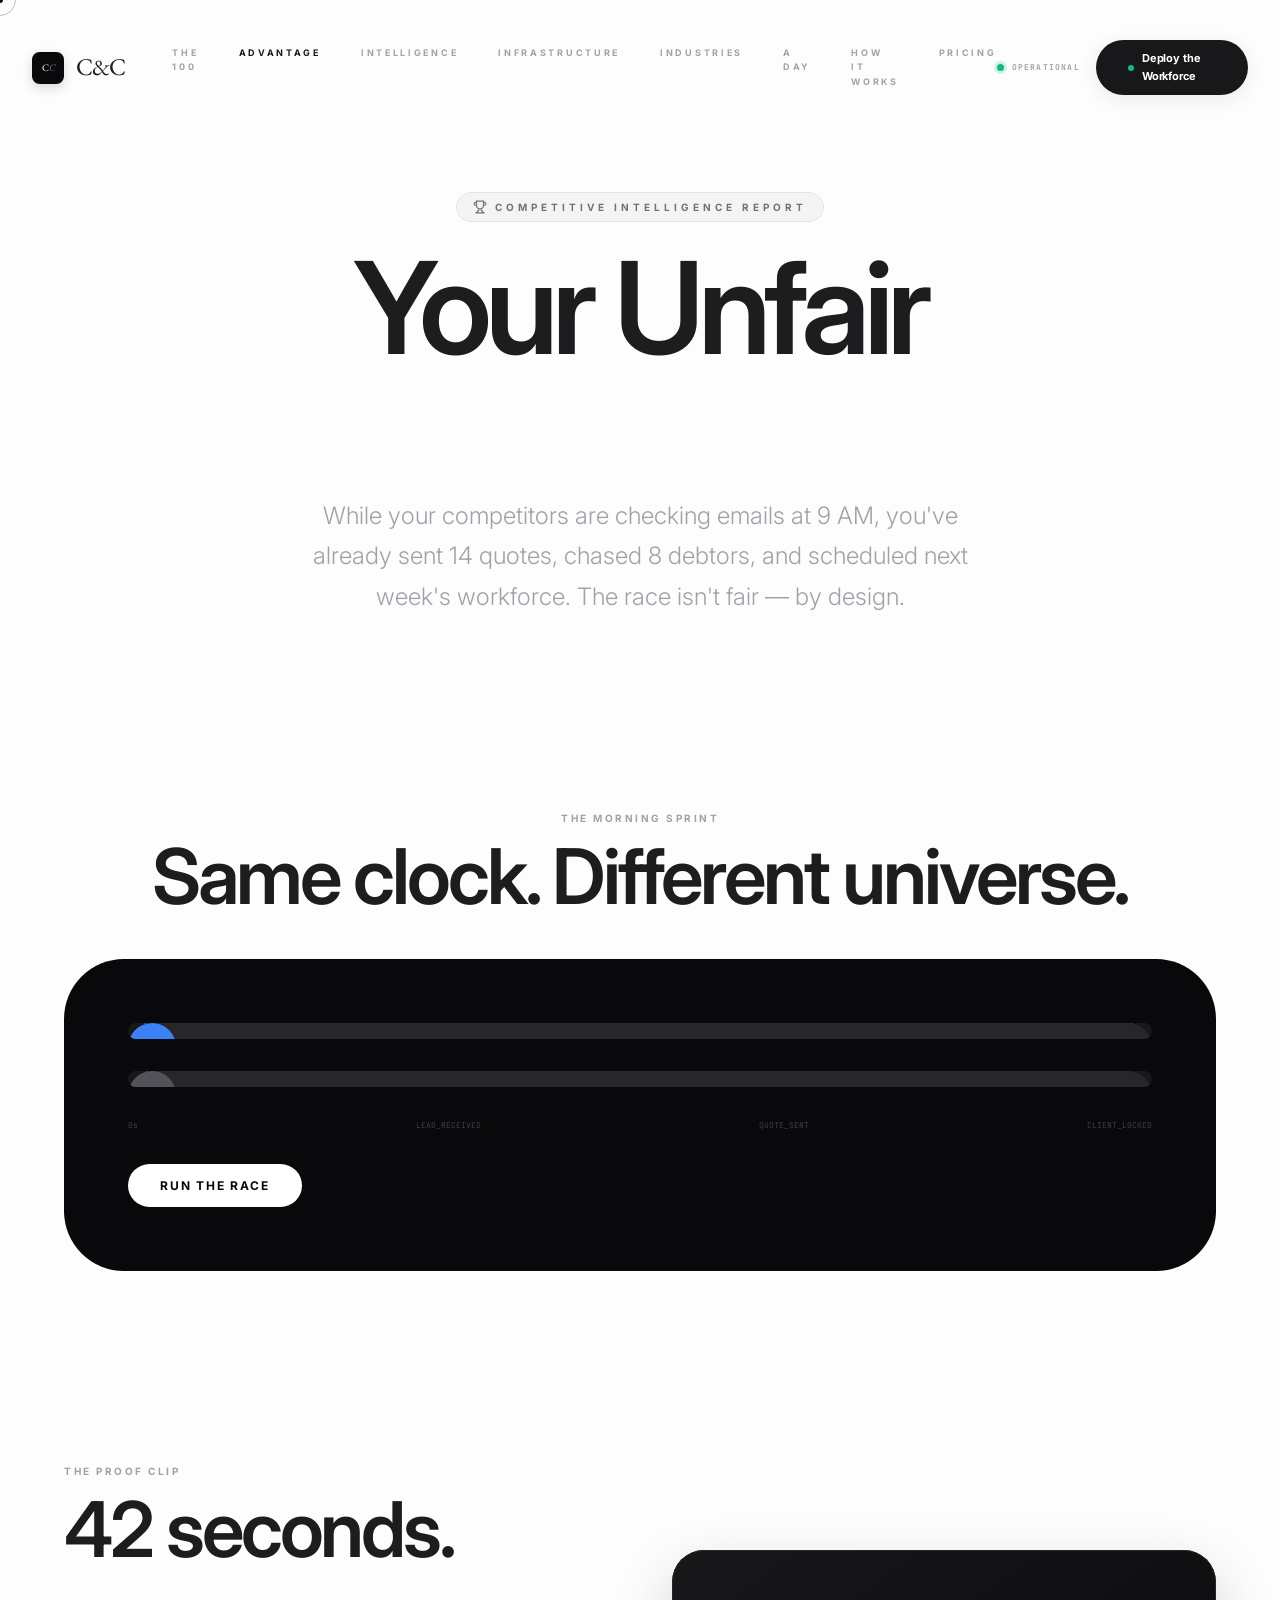
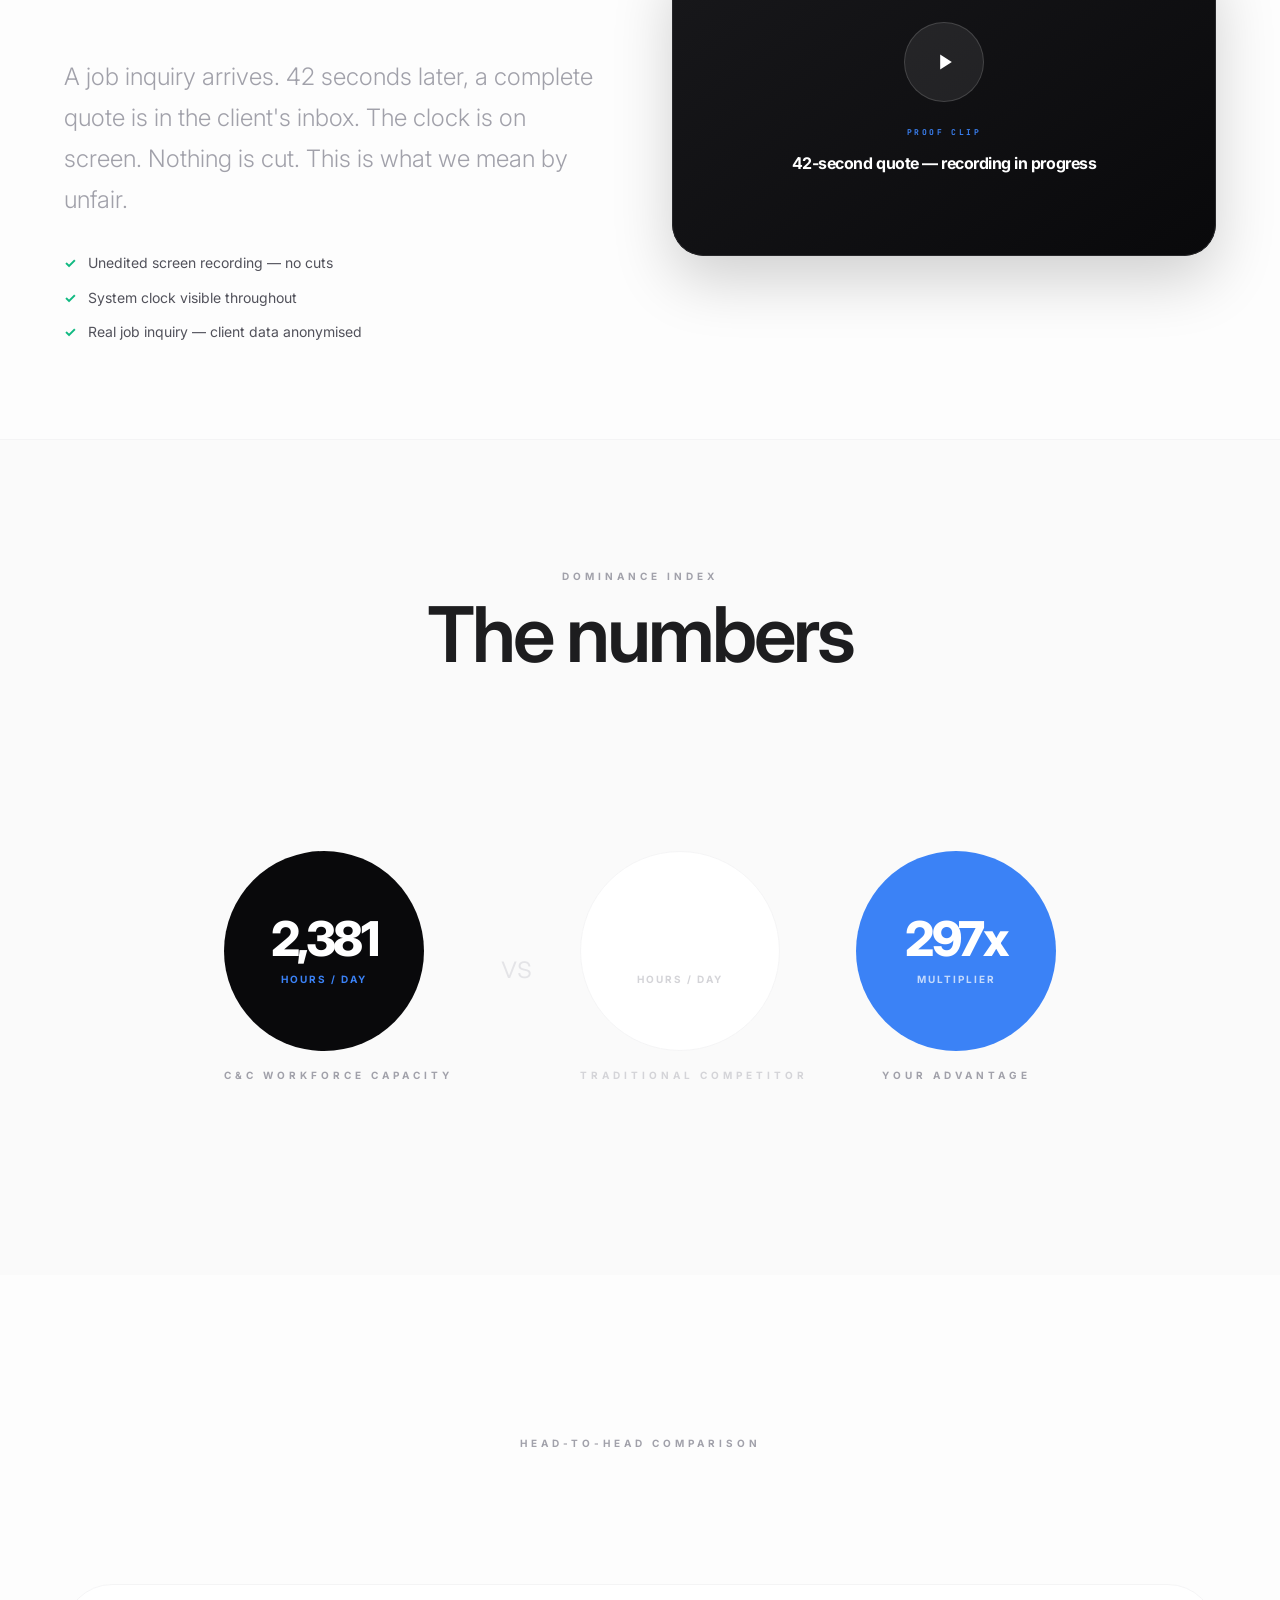
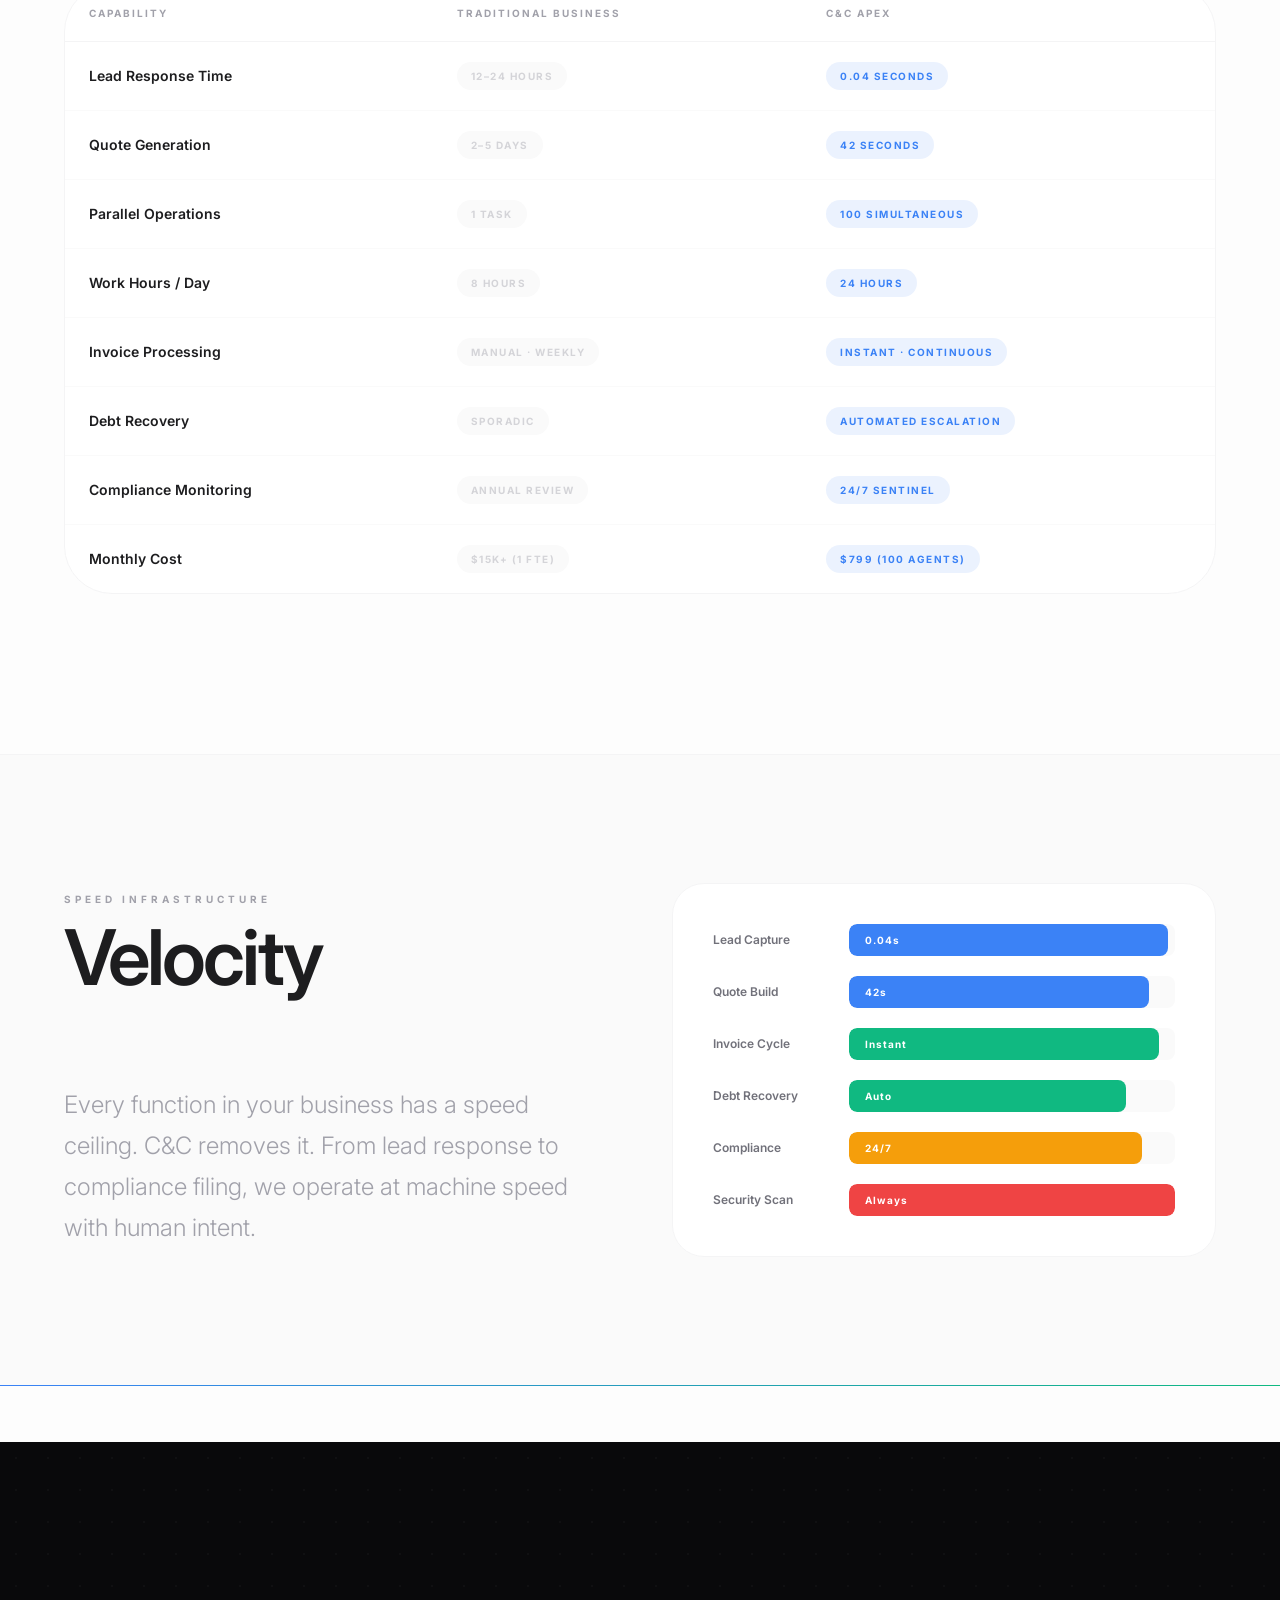
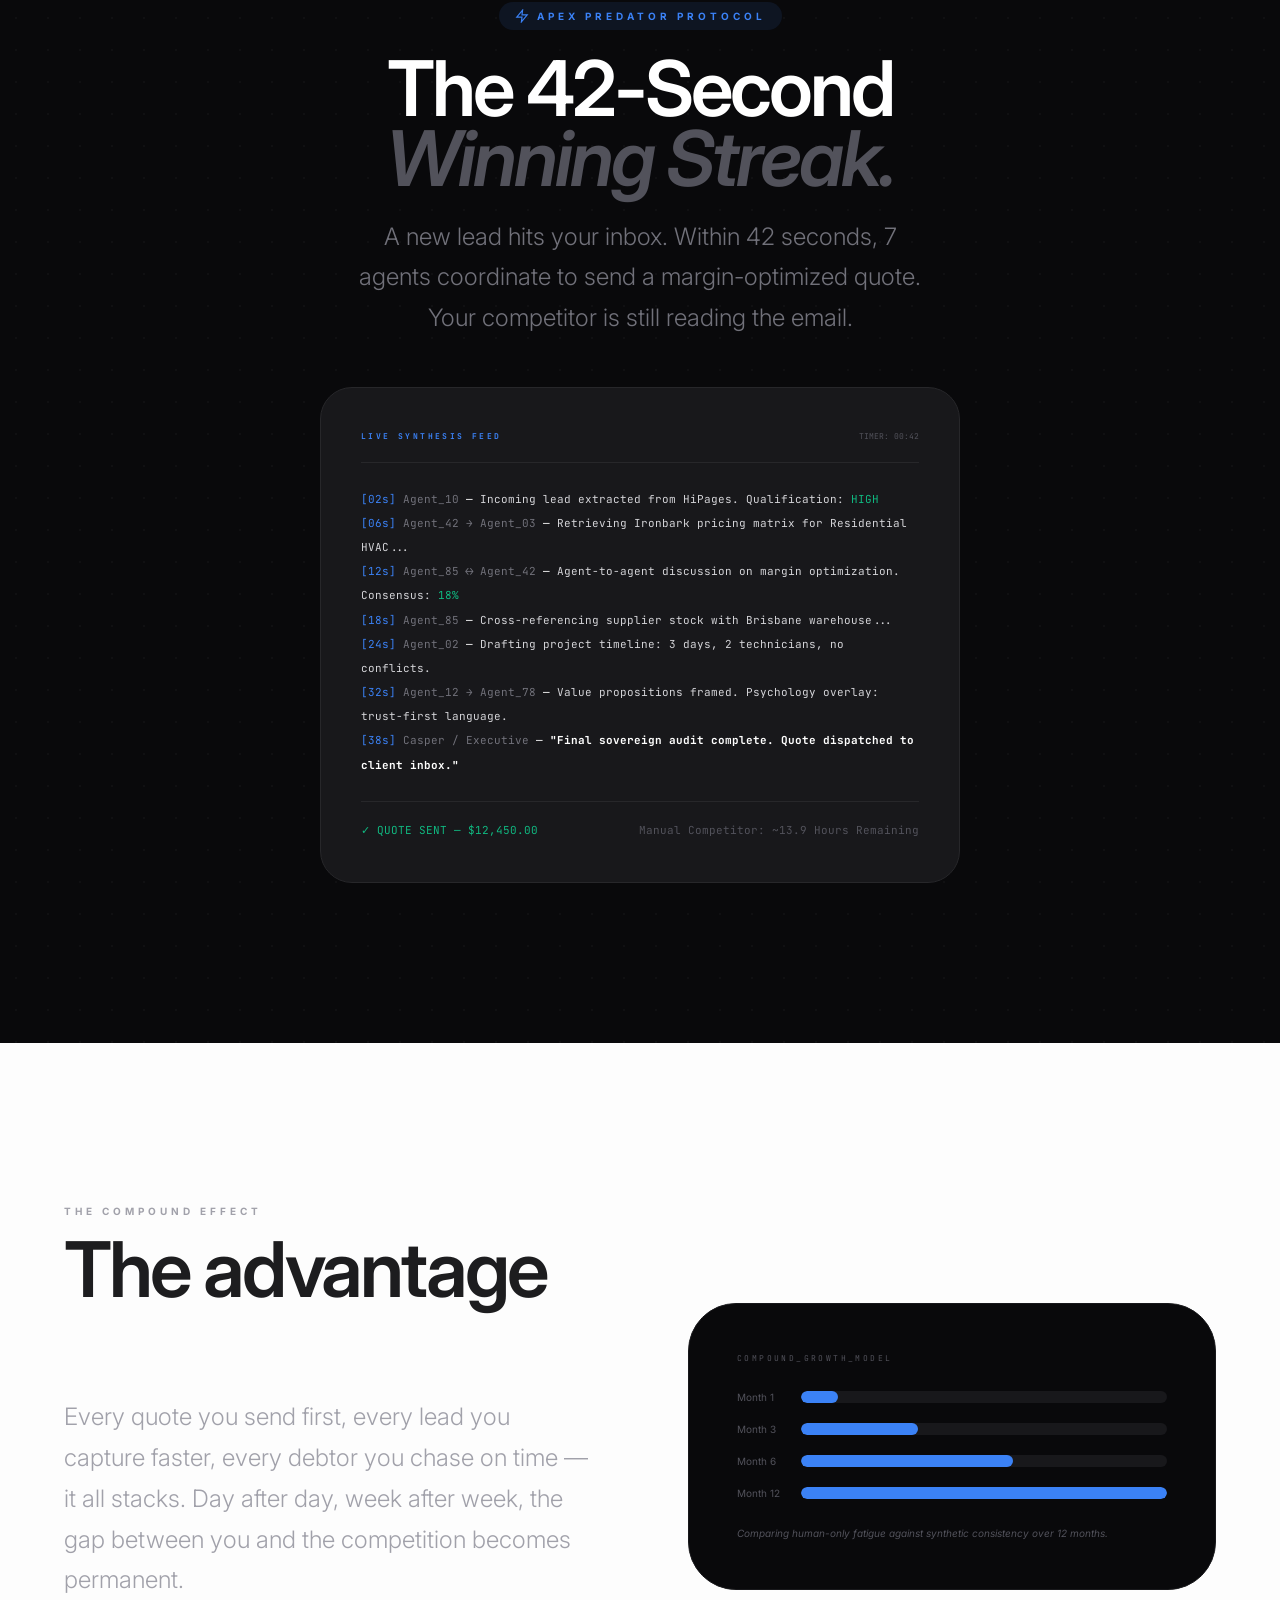
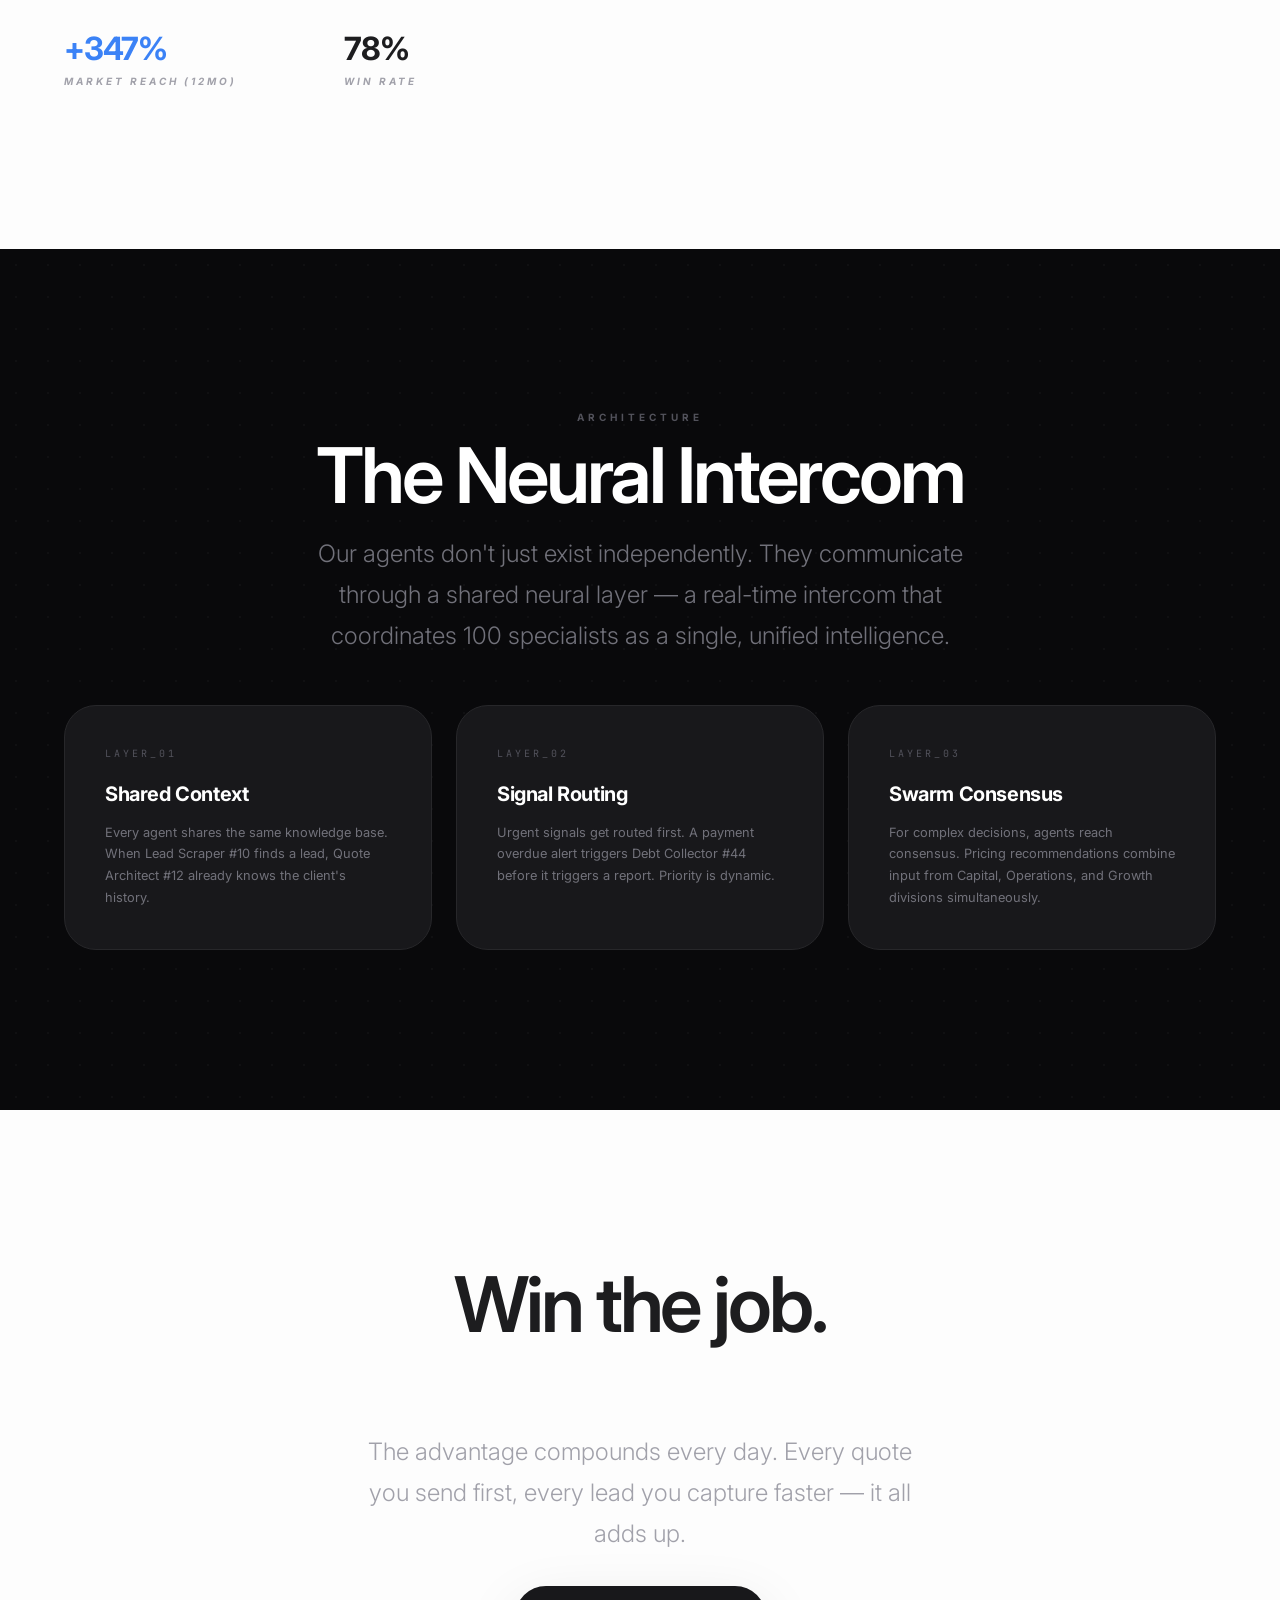
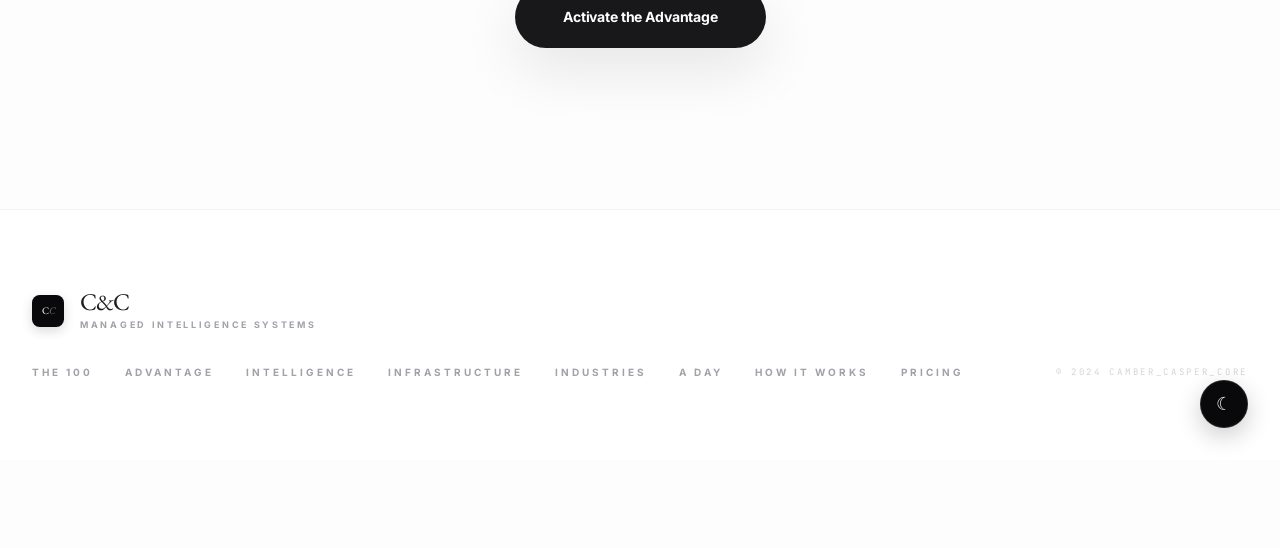
<file: site/advantage.html>
<!DOCTYPE html>
<html lang="en">

<head>
  <meta charset="UTF-8">
  <meta name="viewport" content="width=device-width, initial-scale=1.0">
  <title>The Unfair Advantage — 100 Agents vs 1 Human | Camber & Casper</title>
  <meta name="description"
    content="While your competitors are checking emails, you've already sent the quote. See the competitive race between C&amp;C and traditional business.">
  <link rel="icon" href="favicon.svg" type="image/svg+xml">
  <meta property="og:title" content="The Unfair Advantage — 100 Agents vs 1 Human | Camber &amp; Casper">
  <meta property="og:description" content="While your competitors are checking emails, you've already sent the quote.">
  <meta property="og:type" content="website">
  <meta name="twitter:card" content="summary_large_image">
  <meta name="twitter:title" content="The Unfair Advantage | Camber &amp; Casper">
  <link rel="preconnect" href="https://fonts.googleapis.com">
  <link
    href="https://fonts.googleapis.com/css2?family=EB+Garamond:ital,wght@0,400;0,500;1,400&family=Inter:wght@300;400;500;600;700;800&family=JetBrains+Mono:wght@400;700&display=swap"
    rel="stylesheet">
  <link rel="stylesheet" href="css/styles.css">
  <style>
    /* Race Simulator — from Unfair Advantage v3.0 */
    .race-track {
      background: var(--cc-zinc-950);
      border-radius: 60px;
      padding: 4rem;
      overflow: hidden;
    }

    .race-lane {
      margin-bottom: 2rem;
    }

    .race-lane:last-child {
      margin-bottom: 0;
    }

    .race-label {
      display: flex;
      justify-content: space-between;
      align-items: center;
      margin-bottom: 0.75rem;
    }

    .race-bar-bg {
      background: var(--cc-zinc-800);
      border-radius: 999px;
      height: 48px;
      position: relative;
      overflow: hidden;
    }

    .race-bar-fill {
      height: 100%;
      border-radius: 999px;
      display: flex;
      align-items: center;
      padding: 0 1.5rem;
      justify-content: flex-end;
      transition: width 2s cubic-bezier(0.16, 1, 0.3, 1);
      width: 0;
    }

    .race-bar-fill span {
      font-size: 0.625rem;
      font-weight: 700;
      letter-spacing: 0.15em;
      text-transform: uppercase;
      white-space: nowrap;
    }

    /* Dominance Matrix — from Unfair Advantage v2.0/v2.3 */
    .matrix-table {
      width: 100%;
      border-collapse: collapse;
    }

    .matrix-table th {
      font-size: 0.625rem;
      font-weight: 700;
      letter-spacing: 0.2em;
      text-transform: uppercase;
      color: var(--cc-zinc-400);
      padding: 1.25rem 1.5rem;
      text-align: left;
      border-bottom: 1px solid var(--cc-zinc-100);
    }

    .matrix-table td {
      padding: 1.25rem 1.5rem;
      border-bottom: 1px solid var(--cc-zinc-50);
      font-size: 0.875rem;
    }

    .matrix-table tr:last-child td {
      border-bottom: none;
    }

    .matrix-tag {
      display: inline-flex;
      align-items: center;
      gap: 0.5rem;
      font-size: 0.625rem;
      font-weight: 700;
      letter-spacing: 0.15em;
      text-transform: uppercase;
      padding: 0.375rem 0.875rem;
      border-radius: 999px;
    }

    .matrix-tag-apex {
      background: rgba(59, 130, 246, 0.1);
      color: var(--cc-blue-500);
    }

    .matrix-tag-human {
      background: var(--cc-zinc-50);
      color: var(--cc-zinc-300);
    }

    /* Velocity Chart — from Unfair Advantage v2.1 */
    .velocity-card {
      background: white;
      border: 1px solid var(--cc-zinc-100);
      border-radius: var(--radius-lg);
      padding: 2.5rem;
      transition: transform 0.3s cubic-bezier(0.22, 1, 0.36, 1), box-shadow 0.3s;
    }

    .velocity-card:hover {
      transform: translateY(-4px);
      box-shadow: 0 20px 50px rgba(0, 0, 0, 0.07);
    }

    .velocity-bar {
      display: flex;
      align-items: center;
      gap: 1rem;
      margin-bottom: 1.25rem;
    }

    .velocity-bar:last-child {
      margin-bottom: 0;
    }

    .velocity-bar-label {
      width: 120px;
      font-size: 0.75rem;
      font-weight: 600;
      color: var(--cc-zinc-500);
      flex-shrink: 0;
    }

    .velocity-bar-track {
      flex: 1;
      background: var(--cc-zinc-50);
      height: 32px;
      border-radius: 8px;
      overflow: hidden;
    }

    .velocity-bar-fill {
      height: 100%;
      border-radius: 8px;
      display: flex;
      align-items: center;
      padding: 0 1rem;
    }

    .velocity-bar-fill span {
      font-size: 0.625rem;
      font-weight: 700;
      letter-spacing: 0.1em;
      color: white;
    }

    /* Dominance Gauge — from Unfair Advantage v2.0 */
    .gauge-container {
      display: flex;
      align-items: center;
      justify-content: center;
      gap: 3rem;
      padding: 4rem;
    }

    .gauge-circle {
      width: 200px;
      height: 200px;
      border-radius: 50%;
      display: flex;
      flex-direction: column;
      align-items: center;
      justify-content: center;
    }

    .gauge-value {
      font-size: 3rem;
      font-weight: 800;
      letter-spacing: -0.05em;
      line-height: 1;
    }

    .gauge-label {
      font-size: 0.625rem;
      font-weight: 700;
      letter-spacing: 0.2em;
      text-transform: uppercase;
      margin-top: 0.5rem;
    }

    @media (max-width: 768px) {
      .gauge-container {
        flex-direction: column;
        gap: 2rem;
      }

      .velocity-bar-label {
        width: 80px;
        font-size: 0.625rem;
      }
    }
  </style>
</head>

<body>
  <a href="#main" class="skip-to-content">Skip to content</a>

  <!-- NAV -->
  <nav class="nav" id="nav">
    <div class="nav-inner">
      <div style="display:flex;align-items:center;gap:3rem;">
        <a href="index.html" class="nav-logo">
          <div class="nav-logo-mark">C<span style="color:var(--cc-zinc-500);font-style:italic;">C</span></div>
          <span class="nav-logo-text font-serif">C&C</span>
        </a>
        <div class="nav-links">
          <a href="workforce.html">The 100</a>
          <a href="advantage.html" class="active">Advantage</a>
          <a href="intelligence.html">Intelligence</a>
          <a href="infrastructure.html">Infrastructure</a>
          <a href="industries.html">Industries</a>
          <a href="day.html">A Day</a>
          <a href="launch.html">How It Works</a>
          <a href="pricing.html">Pricing</a>
        </div>
      </div>
      <div style="display:flex;align-items:center;gap:1rem;">
        <span class="cc-status-dot" aria-label="System status"></span>
        <a href="pricing.html" class="nav-cta">Deploy the Workforce</a>
        <button class="mobile-menu-btn" aria-label="Menu"><span></span><span></span><span></span></button>
      </div>
    </div>
  </nav>

  <!-- MOBILE MENU PANEL -->
  <div class="mobile-menu">
    <a href="index.html">Home</a>
    <a href="workforce.html">The 100</a>
    <a href="advantage.html">Advantage</a>
    <a href="intelligence.html">Intelligence</a>
    <a href="infrastructure.html">Infrastructure</a>
    <a href="industries.html">Industries</a>
    <a href="day.html">A Day in Command</a>
    <a href="launch.html">How It Works</a>
    <a href="pricing.html" class="nav-cta">Deploy the Workforce</a>
  </div>

  <main id="main">
    <!-- HERO -->
    <section class="pt-40" style="padding:12rem 2rem 6rem;text-align:center;">
      <div class="reveal container-sm">
        <div class="badge badge-light mb-8 cc-badge-pop">
          <svg width="14" height="14" viewBox="0 0 24 24" fill="none" stroke="currentColor" stroke-width="2">
            <path
              d="M6 9H4.5a2.5 2.5 0 0 1 0-5H6M18 9h1.5a2.5 2.5 0 0 0 0-5H18M4 22h16M10 14.66V17c0 .55-.47.98-.97 1.21C7.85 18.75 7 20 7 22M14 14.66V17c0 .55.47.98.97 1.21C16.15 18.75 17 20 17 22M18 2H6v7a6 6 0 0 0 12 0V2Z" />
          </svg>
          Competitive Intelligence Report
        </div>
        <h1 class="text-hero">Your Unfair<br><span class="text-ghost cc-grad-text">Advantage.</span></h1>
        <p class="text-body-lg mt-6 mx-auto" style="max-width:42rem;color:var(--cc-zinc-400);">
          While your competitors are checking emails at 9 AM, you've already sent 14 quotes, chased 8 debtors, and
          scheduled next week's workforce. The race isn't fair — by design.
        </p>
      </div>
    </section>

    <!-- ============================================
         COMPETITIVE RACE — from Unfair Advantage v3.0
         "Neural Intercom" variant — the best version
         Visualizes speed difference: C&C vs Competitor
         ============================================ -->
    <section class="section" style="padding:6rem 2rem;">
      <div class="container">
        <div class="reveal text-center mb-12">
          <p class="text-label cc-label-track" style="color:var(--cc-zinc-400);">The Morning Sprint</p>
          <h2 class="text-display mt-4">Same clock. Different universe.</h2>
        </div>
        <div class="race-track reveal" data-delay="200" id="raceTrack">
          <div class="race-lane">
            <div class="race-label">
              <span class="text-label cc-label-track" style="color:var(--cc-blue-500);">C&C — Apex Powered</span>
              <span class="font-mono" style="font-size:0.75rem;color:var(--cc-zinc-500);" id="raceTimeCC">0.04s</span>
            </div>
            <div class="race-bar-bg">
              <div class="race-bar-fill" id="raceFillCC" style="background:var(--cc-blue-500);width:0%;">
                <span style="color:white;">Quote Sent ✓</span>
              </div>
            </div>
          </div>
          <div class="race-lane">
            <div class="race-label">
              <span class="text-label cc-label-track" style="color:var(--cc-zinc-500);">Traditional Competitor</span>
              <span class="font-mono" style="font-size:0.75rem;color:var(--cc-zinc-600);"
                id="raceTimeHuman">pending...</span>
            </div>
            <div class="race-bar-bg">
              <div class="race-bar-fill" id="raceFillHuman" style="background:var(--cc-zinc-600);width:0%;">
                <span style="color:white;">Still reading email...</span>
              </div>
            </div>
          </div>
          <div style="display:flex;justify-content:space-between;margin-top:1.5rem;">
            <span class="font-mono" style="font-size:0.5rem;color:var(--cc-zinc-700);">0s</span>
            <span class="font-mono" style="font-size:0.5rem;color:var(--cc-zinc-700);">LEAD_RECEIVED</span>
            <span class="font-mono" style="font-size:0.5rem;color:var(--cc-zinc-700);">QUOTE_SENT</span>
            <span class="font-mono" style="font-size:0.5rem;color:var(--cc-zinc-700);">CLIENT_LOCKED</span>
          </div>
          <button id="raceBtn"
            style="margin-top:2rem;background:white;color:var(--cc-zinc-950);border:none;padding:0.875rem 2rem;border-radius:999px;font-weight:700;font-size:0.75rem;letter-spacing:0.15em;text-transform:uppercase;cursor:pointer;transition:all 0.3s;">Run
            the Race</button>
        </div>
      </div>
    </section>

    <!-- ============================================
         42-SECOND PROOF CLIP
         HOW TO ACTIVATE: Record a single unedited screen recording of
         ARCHER_07 (or any quote agent) receiving a job inquiry and
         dispatching a complete quote. The clock/timestamp must be visible
         in frame. Keep it 15–30 seconds. Upload to Vimeo.
         Then set data-vimeo-id="YOUR_ID" below — the placeholder disappears.
         ============================================ -->
    <section class="section" style="padding:6rem 2rem;">
      <div class="container">
        <div class="reveal" style="display:grid;grid-template-columns:1fr 1fr;gap:4rem;align-items:center;">
          <div>
            <p class="text-label cc-label-track" style="color:var(--cc-zinc-400);margin-bottom:1rem;">The Proof Clip</p>
            <h2 class="text-display">42 seconds.<br><span class="text-ghost cc-grad-text">Unedited.</span></h2>
            <p class="text-body-lg mt-6" style="color:var(--cc-zinc-400);">A job inquiry arrives. 42 seconds later, a complete quote is in the client's inbox. The clock is on screen. Nothing is cut. This is what we mean by unfair.</p>
            <ul style="margin-top:2rem;list-style:none;display:flex;flex-direction:column;gap:0.75rem;">
              <li style="display:flex;align-items:flex-start;gap:0.75rem;font-size:0.875rem;color:var(--cc-zinc-600);">
                <span style="color:var(--cc-emerald-500);font-weight:700;flex-shrink:0;">✓</span>
                Unedited screen recording — no cuts
              </li>
              <li style="display:flex;align-items:flex-start;gap:0.75rem;font-size:0.875rem;color:var(--cc-zinc-600);">
                <span style="color:var(--cc-emerald-500);font-weight:700;flex-shrink:0;">✓</span>
                System clock visible throughout
              </li>
              <li style="display:flex;align-items:flex-start;gap:0.75rem;font-size:0.875rem;color:var(--cc-zinc-600);">
                <span style="color:var(--cc-emerald-500);font-weight:700;flex-shrink:0;">✓</span>
                Real job inquiry — client data anonymised
              </li>
            </ul>
          </div>
          <div class="cc-proof-clip-wrap" data-vimeo-id="" data-title="42-Second Quote Generation — Unedited">
            <!-- Placeholder until real proof clip is recorded and uploaded -->
            <div class="cc-proof-clip-placeholder">
              <div class="cc-video-play-btn">
                <svg width="20" height="20" viewBox="0 0 24 24" fill="white" stroke="none">
                  <polygon points="5 3 19 12 5 21 5 3"/>
                </svg>
              </div>
              <p class="cc-video-placeholder-label">Proof Clip</p>
              <p class="cc-video-placeholder-title" style="font-size:1rem;">42-second quote — recording in progress</p>
            </div>
          </div>
        </div>
      </div>
    </section>

    <!-- ============================================
         DOMINANCE GAUGE — from Unfair Advantage v2.0
         Visual: circular gauges showing dominance score
         ============================================ -->
    <section class="section"
      style="background:var(--cc-zinc-50);border-top:1px solid var(--cc-zinc-100);padding:8rem 2rem;">
      <div class="container">
        <div class="reveal text-center mb-12">
          <p class="text-label" style="color:var(--cc-zinc-400);">Dominance Index</p>
          <h2 class="text-display mt-4">The numbers<br><span class="text-ghost cc-grad-text">don't lie.</span></h2>
        </div>
        <div class="gauge-container reveal" data-delay="200">
          <div>
            <div class="gauge-circle" style="background:var(--cc-zinc-950);color:white;">
              <div class="gauge-value" data-count="2400">0</div>
              <div class="gauge-label" style="color:var(--cc-blue-500);">Hours / Day</div>
            </div>
            <p class="text-label mt-4 text-center" style="color:var(--cc-zinc-400);">C&C Workforce Capacity</p>
          </div>
          <div style="font-size:2rem;font-weight:300;color:var(--cc-zinc-200);">vs</div>
          <div>
            <div class="gauge-circle"
              style="background:white;border:1px solid var(--cc-zinc-100);color:var(--cc-zinc-300);">
              <div class="gauge-value cc-outline-num" data-count="8">0</div>
              <div class="gauge-label">Hours / Day</div>
            </div>
            <p class="text-label mt-4 text-center" style="color:var(--cc-zinc-300);">Traditional Competitor</p>
          </div>
          <div>
            <div class="gauge-circle" style="background:var(--cc-blue-500);color:white;">
              <div class="gauge-value" data-count="300" data-suffix="x">0</div>
              <div class="gauge-label" style="color:rgba(255,255,255,0.7);">Multiplier</div>
            </div>
            <p class="text-label mt-4 text-center" style="color:var(--cc-zinc-400);">Your Advantage</p>
          </div>
        </div>
      </div>
    </section>

    <!-- ============================================
         DOMINANCE MATRIX TABLE — from Unfair Advantage v2.0, v2.3
         Head-to-head comparison across key metrics
         ============================================ -->
    <section class="section" style="padding:10rem 2rem;">
      <div class="container">
        <div class="reveal text-center mb-12">
          <p class="text-label" style="color:var(--cc-zinc-400);">Head-to-Head Comparison</p>
          <h2 class="text-display mt-4 cc-wipe-in">The Dominance Matrix</h2>
        </div>
        <div class="reveal card cc-glow-border" data-delay="200"
          style="overflow:hidden;padding:0;border-radius:var(--radius-card);">
          <table class="matrix-table">
            <thead>
              <tr>
                <th>Capability</th>
                <th>Traditional Business</th>
                <th>C&C Apex</th>
              </tr>
            </thead>
            <tbody>
              <tr>
                <td style="font-weight:600;">Lead Response Time</td>
                <td><span class="matrix-tag matrix-tag-human">12–24 Hours</span></td>
                <td><span class="matrix-tag matrix-tag-apex">0.04 Seconds</span></td>
              </tr>
              <tr>
                <td style="font-weight:600;">Quote Generation</td>
                <td><span class="matrix-tag matrix-tag-human">2–5 Days</span></td>
                <td><span class="matrix-tag matrix-tag-apex">42 Seconds</span></td>
              </tr>
              <tr>
                <td style="font-weight:600;">Parallel Operations</td>
                <td><span class="matrix-tag matrix-tag-human">1 Task</span></td>
                <td><span class="matrix-tag matrix-tag-apex">100 Simultaneous</span></td>
              </tr>
              <tr>
                <td style="font-weight:600;">Work Hours / Day</td>
                <td><span class="matrix-tag matrix-tag-human">8 Hours</span></td>
                <td><span class="matrix-tag matrix-tag-apex">24 Hours</span></td>
              </tr>
              <tr>
                <td style="font-weight:600;">Invoice Processing</td>
                <td><span class="matrix-tag matrix-tag-human">Manual · Weekly</span></td>
                <td><span class="matrix-tag matrix-tag-apex">Instant · Continuous</span></td>
              </tr>
              <tr>
                <td style="font-weight:600;">Debt Recovery</td>
                <td><span class="matrix-tag matrix-tag-human">Sporadic</span></td>
                <td><span class="matrix-tag matrix-tag-apex">Automated Escalation</span></td>
              </tr>
              <tr>
                <td style="font-weight:600;">Compliance Monitoring</td>
                <td><span class="matrix-tag matrix-tag-human">Annual Review</span></td>
                <td><span class="matrix-tag matrix-tag-apex">24/7 Sentinel</span></td>
              </tr>
              <tr>
                <td style="font-weight:600;">Monthly Cost</td>
                <td><span class="matrix-tag matrix-tag-human">$15k+ (1 FTE)</span></td>
                <td><span class="matrix-tag matrix-tag-apex">$799 (100 Agents)</span></td>
              </tr>
            </tbody>
          </table>
        </div>
      </div>
    </section>

    <!-- ============================================
         VELOCITY CHART — from Unfair Advantage v2.1
         Speed bars across different business functions
         ============================================ -->
    <section class="section"
      style="background:var(--cc-zinc-50);border-top:1px solid var(--cc-zinc-100);padding:8rem 2rem;">
      <div class="container">
        <div class="reveal" style="display:grid;grid-template-columns:1fr 1fr;gap:4rem;align-items:center;">
          <div>
            <p class="text-label" style="color:var(--cc-zinc-400);">Speed Infrastructure</p>
            <h2 class="text-display mt-4">Velocity<br><span class="text-ghost cc-grad-text">at scale.</span></h2>
            <p class="text-body-lg mt-6" style="color:var(--cc-zinc-400);">
              Every function in your business has a speed ceiling. C&C removes it. From lead response to compliance
              filing, we operate at machine speed with human intent.
            </p>
          </div>
          <div class="velocity-card reveal" data-delay="300">
            <div class="velocity-bar">
              <div class="velocity-bar-label">Lead Capture</div>
              <div class="velocity-bar-track">
                <div class="velocity-bar-fill" style="width:98%;background:var(--cc-blue-500);"><span>0.04s</span></div>
              </div>
            </div>
            <div class="velocity-bar">
              <div class="velocity-bar-label">Quote Build</div>
              <div class="velocity-bar-track">
                <div class="velocity-bar-fill" style="width:92%;background:var(--cc-blue-500);"><span>42s</span></div>
              </div>
            </div>
            <div class="velocity-bar">
              <div class="velocity-bar-label">Invoice Cycle</div>
              <div class="velocity-bar-track">
                <div class="velocity-bar-fill" style="width:95%;background:var(--cc-emerald-500);"><span>Instant</span>
                </div>
              </div>
            </div>
            <div class="velocity-bar">
              <div class="velocity-bar-label">Debt Recovery</div>
              <div class="velocity-bar-track">
                <div class="velocity-bar-fill" style="width:85%;background:var(--cc-emerald-500);"><span>Auto</span>
                </div>
              </div>
            </div>
            <div class="velocity-bar">
              <div class="velocity-bar-label">Compliance</div>
              <div class="velocity-bar-track">
                <div class="velocity-bar-fill" style="width:90%;background:var(--cc-amber-500);"><span>24/7</span></div>
              </div>
            </div>
            <div class="velocity-bar">
              <div class="velocity-bar-label">Security Scan</div>
              <div class="velocity-bar-track">
                <div class="velocity-bar-fill" style="width:100%;background:var(--cc-red-500);"><span>Always</span>
                </div>
              </div>
            </div>
          </div>
        </div>
      </div>
    </section>

    <!-- ============================================
         42-SECOND SYNTHESIS FEED — from Unfair Advantage v3.0
         "The 42-Second Winning Streak"
         Interactive agent log showing how 100 agents coordinate
         ============================================ -->
    <hr class="cc-rule-draw">
    <section class="section section-dark" style="padding:10rem 2rem;">
      <div class="dot-grid"></div>
      <div class="container" style="position:relative;z-index:1;">
        <div class="reveal text-center mb-12">
          <div class="badge cc-badge-pop"
            style="background:rgba(59,130,246,0.1);border-color:rgba(59,130,246,0.2);color:var(--cc-blue-500);">
            <svg width="14" height="14" viewBox="0 0 24 24" fill="none" stroke="currentColor" stroke-width="2">
              <polygon points="13 2 3 14 12 14 11 22 21 10 12 10 13 2" />
            </svg>
            Apex Predator Protocol
          </div>
          <h2 class="text-display mt-6" style="color:white;">The 42-Second<br><span
              style="color:var(--cc-zinc-600);font-style:italic;">Winning Streak.</span></h2>
          <p class="text-body-lg mt-6 mx-auto" style="max-width:36rem;color:var(--cc-zinc-500);">
            A new lead hits your inbox. Within 42 seconds, 7 agents coordinate to send a margin-optimized quote. Your
            competitor is still reading the email.
          </p>
        </div>
        <div class="reveal" data-delay="200" style="max-width:640px;margin:0 auto;">
          <div
            style="background:var(--cc-zinc-900);border:1px solid var(--cc-zinc-800);border-radius:var(--radius-lg);padding:2.5rem;font-family:var(--font-mono);font-size:0.6875rem;line-height:2.2;">
            <div
              style="display:flex;justify-content:space-between;align-items:center;border-bottom:1px solid var(--cc-zinc-800);padding-bottom:1rem;margin-bottom:1.5rem;">
              <span
                style="font-size:0.5rem;font-weight:700;color:var(--cc-blue-500);letter-spacing:0.3em;text-transform:uppercase;">Live
                Synthesis Feed</span>
              <span style="font-size:0.5rem;color:var(--cc-zinc-600);">TIMER: 00:42</span>
            </div>
            <div><span style="color:var(--cc-blue-500);">[02s]</span> <span
                style="color:var(--cc-zinc-500);">Agent_10</span> — <span style="color:var(--cc-zinc-300);">Incoming
                lead extracted from HiPages. Qualification: <span
                  style="color:var(--cc-emerald-500);">HIGH</span></span></div>
            <div><span style="color:var(--cc-blue-500);">[06s]</span> <span style="color:var(--cc-zinc-500);">Agent_42 →
                Agent_03</span> — <span style="color:var(--cc-zinc-300);">Retrieving Ironbark pricing matrix for
                Residential HVAC...</span></div>
            <div><span style="color:var(--cc-blue-500);">[12s]</span> <span style="color:var(--cc-zinc-500);">Agent_85 ↔
                Agent_42</span> — <span style="color:var(--cc-zinc-300);">Agent-to-agent discussion on margin
                optimization. Consensus: <span style="color:var(--cc-emerald-500);">18%</span></span></div>
            <div><span style="color:var(--cc-blue-500);">[18s]</span> <span
                style="color:var(--cc-zinc-500);">Agent_85</span> — <span
                style="color:var(--cc-zinc-300);">Cross-referencing supplier stock with Brisbane warehouse...</span>
            </div>
            <div><span style="color:var(--cc-blue-500);">[24s]</span> <span
                style="color:var(--cc-zinc-500);">Agent_02</span> — <span style="color:var(--cc-zinc-300);">Drafting
                project timeline: 3 days, 2 technicians, no conflicts.</span></div>
            <div><span style="color:var(--cc-blue-500);">[32s]</span> <span style="color:var(--cc-zinc-500);">Agent_12 →
                Agent_78</span> — <span style="color:var(--cc-zinc-300);">Value propositions framed. Psychology overlay:
                trust-first language.</span></div>
            <div><span style="color:var(--cc-blue-500);">[38s]</span> <span style="color:var(--cc-zinc-500);">Casper /
                Executive</span> — <span style="color:white;font-weight:700;">"Final sovereign audit complete. Quote
                dispatched to client inbox."</span></div>
            <div
              style="margin-top:1.5rem;padding-top:1rem;border-top:1px solid var(--cc-zinc-800);display:flex;justify-content:space-between;">
              <span style="color:var(--cc-emerald-500);">✓ QUOTE SENT — $12,450.00</span>
              <span style="color:var(--cc-zinc-600);">Manual Competitor: ~13.9 Hours Remaining</span>
            </div>
          </div>
        </div>
      </div>
    </section>

    <!-- ============================================
         COMPOUND ADVANTAGE — from Compound Advantage doc
         "The advantage doesn't fade. It compounds."
         ============================================ -->
    <section class="section" style="padding:10rem 2rem;">
      <div class="container">
        <div class="reveal" style="display:grid;grid-template-columns:1fr 1fr;gap:6rem;align-items:center;">
          <div>
            <p class="text-label" style="color:var(--cc-zinc-400);">The Compound Effect</p>
            <h2 class="text-display mt-4">The advantage<br><span class="text-ghost cc-grad-text">compounds.</span></h2>
            <p class="text-body-lg mt-6" style="color:var(--cc-zinc-400);">
              Every quote you send first, every lead you capture faster, every debtor you chase on time — it all stacks.
              Day after day, week after week, the gap between you and the competition becomes permanent.
            </p>
            <div class="grid-2 mt-8" style="gap:2rem;">
              <div class="stat">
                <div class="stat-value" data-count="420" data-prefix="+" data-suffix="%" data-scramble="+420%"
                  style="color:var(--cc-blue-500);">0</div>
                <div class="stat-label italic">Market Reach (12mo)</div>
              </div>
              <div class="stat">
                <div class="stat-value" data-count="94" data-suffix="%" data-scramble="94%">0</div>
                <div class="stat-label italic">Win Rate</div>
              </div>
            </div>
          </div>
          <div class="card"
            style="padding:3rem;background:var(--cc-zinc-950);color:white;border-color:var(--cc-zinc-900);">
            <div class="font-mono"
              style="font-size:0.5rem;color:var(--cc-zinc-600);letter-spacing:0.3em;margin-bottom:1.5rem;">
              COMPOUND_GROWTH_MODEL</div>
            <div style="display:flex;flex-direction:column;gap:1rem;">
              <div style="display:flex;align-items:center;gap:1rem;">
                <span style="font-size:0.625rem;color:var(--cc-zinc-600);width:3rem;">Month 1</span>
                <div style="flex:1;height:12px;background:var(--cc-zinc-900);border-radius:6px;overflow:hidden;">
                  <div style="width:10%;height:100%;background:var(--cc-blue-500);border-radius:6px;"></div>
                </div>
              </div>
              <div style="display:flex;align-items:center;gap:1rem;">
                <span style="font-size:0.625rem;color:var(--cc-zinc-600);width:3rem;">Month 3</span>
                <div style="flex:1;height:12px;background:var(--cc-zinc-900);border-radius:6px;overflow:hidden;">
                  <div style="width:32%;height:100%;background:var(--cc-blue-500);border-radius:6px;"></div>
                </div>
              </div>
              <div style="display:flex;align-items:center;gap:1rem;">
                <span style="font-size:0.625rem;color:var(--cc-zinc-600);width:3rem;">Month 6</span>
                <div style="flex:1;height:12px;background:var(--cc-zinc-900);border-radius:6px;overflow:hidden;">
                  <div style="width:58%;height:100%;background:var(--cc-blue-500);border-radius:6px;"></div>
                </div>
              </div>
              <div style="display:flex;align-items:center;gap:1rem;">
                <span style="font-size:0.625rem;color:var(--cc-zinc-600);width:3rem;">Month 12</span>
                <div style="flex:1;height:12px;background:var(--cc-zinc-900);border-radius:6px;overflow:hidden;">
                  <div style="width:100%;height:100%;background:var(--cc-blue-500);border-radius:6px;"></div>
                </div>
              </div>
            </div>
            <p style="font-size:0.625rem;color:var(--cc-zinc-600);margin-top:1.5rem;font-style:italic;">Comparing
              human-only fatigue against synthetic consistency over 12 months.</p>
          </div>
        </div>
      </div>
    </section>

    <!-- ============================================
         NEURAL INTERCOM — from Unfair Advantage v3.0
         The real-time coordination that makes 100 agents
         work as a single organism
         ============================================ -->
    <section class="section section-dark" style="padding:10rem 2rem;">
      <div class="dot-grid"></div>
      <div class="container reveal" style="position:relative;z-index:1;">
        <div class="text-center mb-12">
          <p class="text-label" style="color:var(--cc-zinc-600);">Architecture</p>
          <h2 class="text-display mt-4">The Neural Intercom</h2>
          <p class="text-body-lg mt-6 mx-auto" style="max-width:42rem;color:var(--cc-zinc-500);">
            Our agents don't just exist independently. They communicate through a shared neural layer — a real-time
            intercom that coordinates 100 specialists as a single, unified intelligence.
          </p>
        </div>
        <div class="grid-3" style="gap:1.5rem;">
          <div
            style="background:var(--cc-zinc-900);border:1px solid var(--cc-zinc-800);border-radius:var(--radius-lg);padding:2.5rem;">
            <div class="font-mono"
              style="font-size:0.625rem;color:var(--cc-zinc-600);letter-spacing:0.3em;margin-bottom:1rem;">LAYER_01
            </div>
            <h3 style="font-size:1.25rem;font-weight:700;color:white;letter-spacing:-0.02em;">Shared Context</h3>
            <p style="font-size:0.8rem;color:var(--cc-zinc-500);line-height:1.7;margin-top:0.75rem;">Every agent shares
              the same knowledge base. When Lead Scraper #10 finds a lead, Quote Architect #12 already knows the
              client's history.</p>
          </div>
          <div
            style="background:var(--cc-zinc-900);border:1px solid var(--cc-zinc-800);border-radius:var(--radius-lg);padding:2.5rem;">
            <div class="font-mono"
              style="font-size:0.625rem;color:var(--cc-zinc-600);letter-spacing:0.3em;margin-bottom:1rem;">LAYER_02
            </div>
            <h3 style="font-size:1.25rem;font-weight:700;color:white;letter-spacing:-0.02em;">Signal Routing</h3>
            <p style="font-size:0.8rem;color:var(--cc-zinc-500);line-height:1.7;margin-top:0.75rem;">Urgent signals get
              routed first. A payment overdue alert triggers Debt Collector #44 before it triggers a report. Priority is
              dynamic.</p>
          </div>
          <div
            style="background:var(--cc-zinc-900);border:1px solid var(--cc-zinc-800);border-radius:var(--radius-lg);padding:2.5rem;">
            <div class="font-mono"
              style="font-size:0.625rem;color:var(--cc-zinc-600);letter-spacing:0.3em;margin-bottom:1rem;">LAYER_03
            </div>
            <h3 style="font-size:1.25rem;font-weight:700;color:white;letter-spacing:-0.02em;">Swarm Consensus</h3>
            <p style="font-size:0.8rem;color:var(--cc-zinc-500);line-height:1.7;margin-top:0.75rem;">For complex
              decisions, agents reach consensus. Pricing recommendations combine input from Capital, Operations, and
              Growth divisions simultaneously.</p>
          </div>
        </div>
      </div>
    </section>

    <!-- CTA -->
    <section class="section" style="padding:10rem 2rem;text-align:center;">
      <div class="reveal container-sm">
        <h2 class="text-display">Win the job.<br><span class="text-ghost cc-grad-text">While they're in traffic.</span>
        </h2>
        <p class="text-body-lg mt-6 mx-auto" style="max-width:36rem;color:var(--cc-zinc-400);">
          The advantage compounds every day. Every quote you send first, every lead you capture faster — it all adds up.
        </p>
        <a href="pricing.html" class="btn-primary mt-8">Activate the Advantage</a>
      </div>
    </section>
  </main>

  <!-- FOOTER -->
  <footer class="footer">
    <div class="footer-inner">
      <div class="footer-brand">
        <div class="nav-logo-mark">C<span style="color:var(--cc-zinc-500);font-style:italic;">C</span></div>
        <div>
          <span class="font-serif"
            style="font-size:1.5rem;letter-spacing:-0.05em;display:block;line-height:1;">C&C</span>
          <span class="text-micro" style="color:var(--cc-zinc-400);margin-top:0.25rem;display:block;">Managed
            Intelligence Systems</span>
        </div>
      </div>
      <div class="footer-links">
        <a href="workforce.html">The 100</a>
        <a href="advantage.html">Advantage</a>
        <a href="intelligence.html">Intelligence</a>
        <a href="infrastructure.html">Infrastructure</a>
        <a href="industries.html">Industries</a>
        <a href="day.html">A Day</a>
        <a href="launch.html">How It Works</a>
        <a href="pricing.html">Pricing</a>
      </div>
      <div class="footer-copy">© 2024 CAMBER_CASPER_CORE</div>
    </div>
  </footer>

  <script src="js/main.js"></script>
  <script>
    // Race Simulator
    const raceBtn = document.getElementById('raceBtn');
    if (raceBtn) {
      raceBtn.addEventListener('click', function () {
        const ccBar = document.getElementById('raceFillCC');
        const humanBar = document.getElementById('raceFillHuman');
        const ccTime = document.getElementById('raceTimeCC');
        const humanTime = document.getElementById('raceTimeHuman');
        // Reset
        ccBar.style.transition = 'none'; humanBar.style.transition = 'none';
        ccBar.style.width = '0%'; humanBar.style.width = '0%';
        humanTime.textContent = 'pending...';
        void ccBar.offsetWidth;
        // C&C blasts ahead
        setTimeout(() => {
          ccBar.style.transition = 'width 0.6s cubic-bezier(0.16, 1, 0.3, 1)';
          ccBar.style.width = '100%';
          ccTime.textContent = '0.04s';
        }, 100);
        // Competitor crawls
        setTimeout(() => {
          humanBar.style.transition = 'width 4s linear';
          humanBar.style.width = '35%';
          humanTime.textContent = '12+ hours...';
        }, 800);
      });
    }
  </script>
  <button id="cc-back-top" class="cc-back-top" aria-label="Back to top">
    <svg viewBox="0 0 16 16" fill="none" stroke="currentColor" stroke-width="2" stroke-linecap="round">
      <path d="M8 12V4M4 7l4-4 4 4" />
    </svg>
  </button>
</body>

</html>
</file>
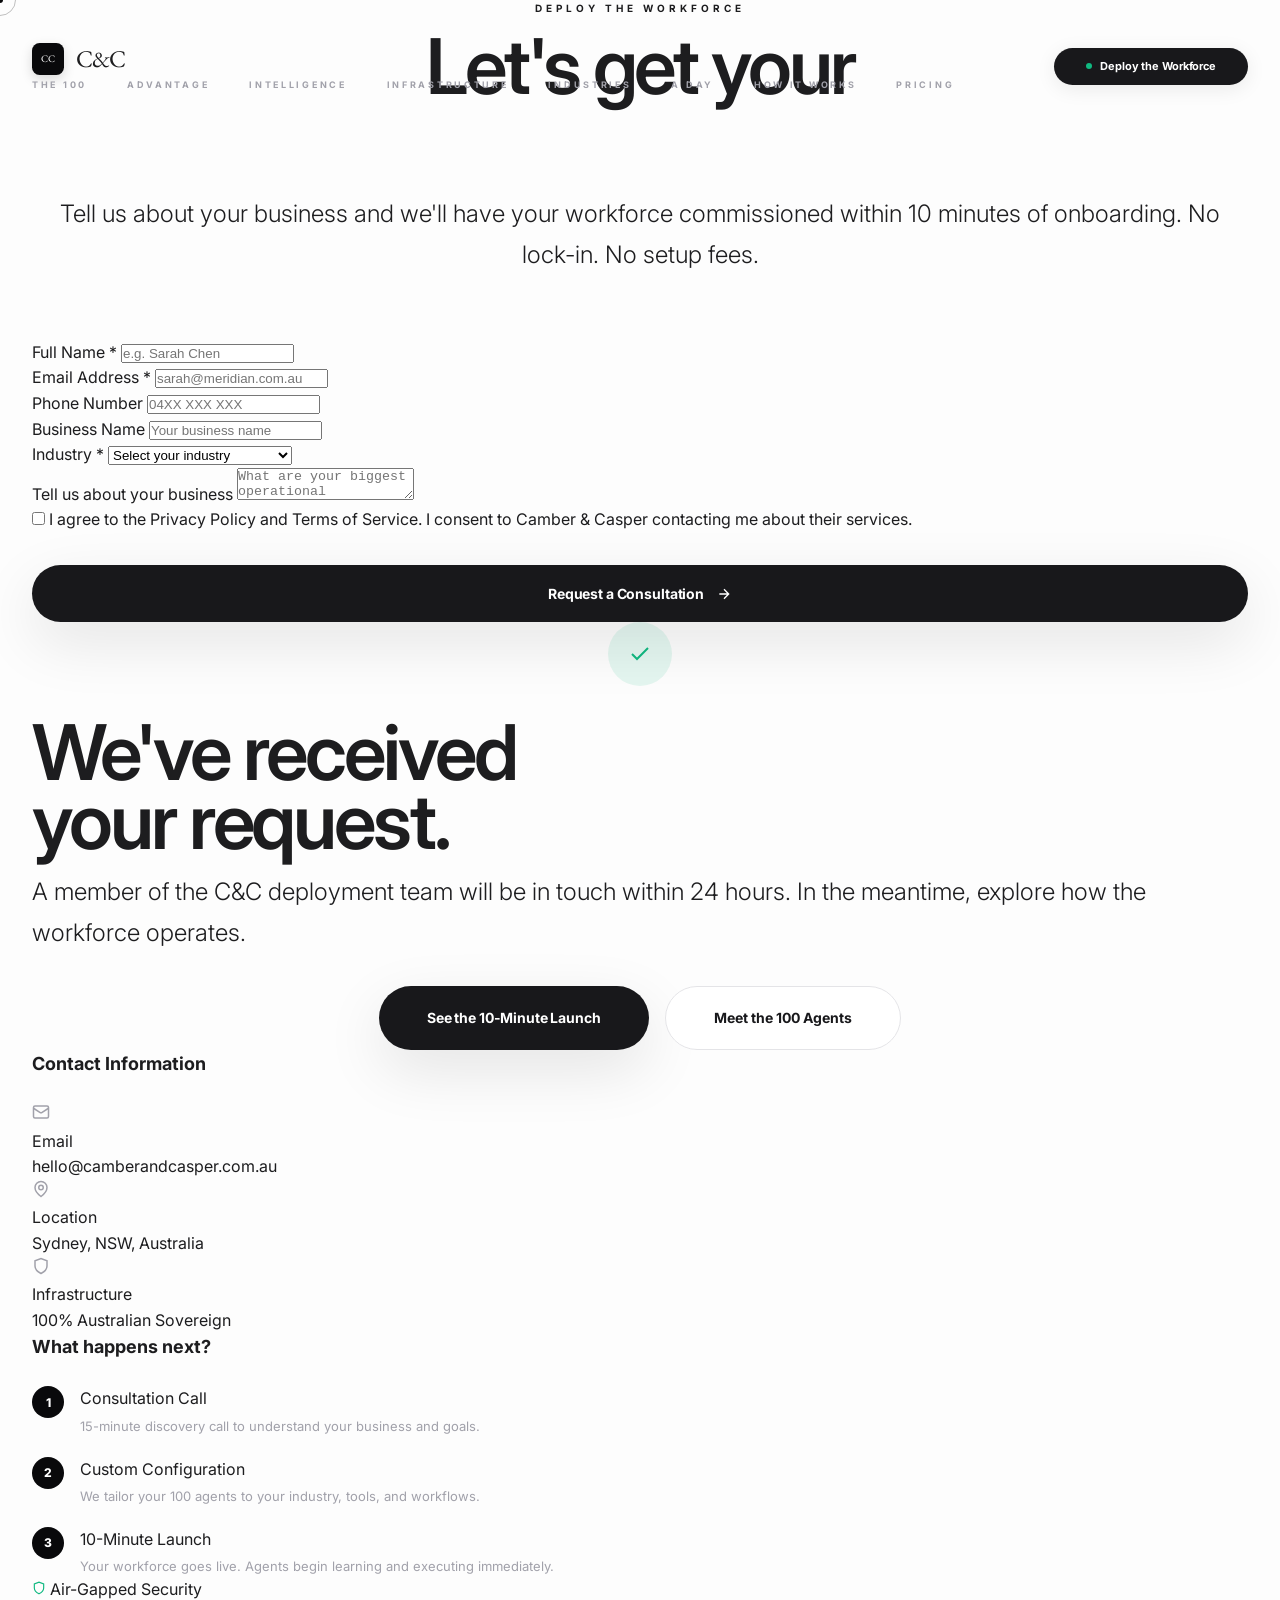
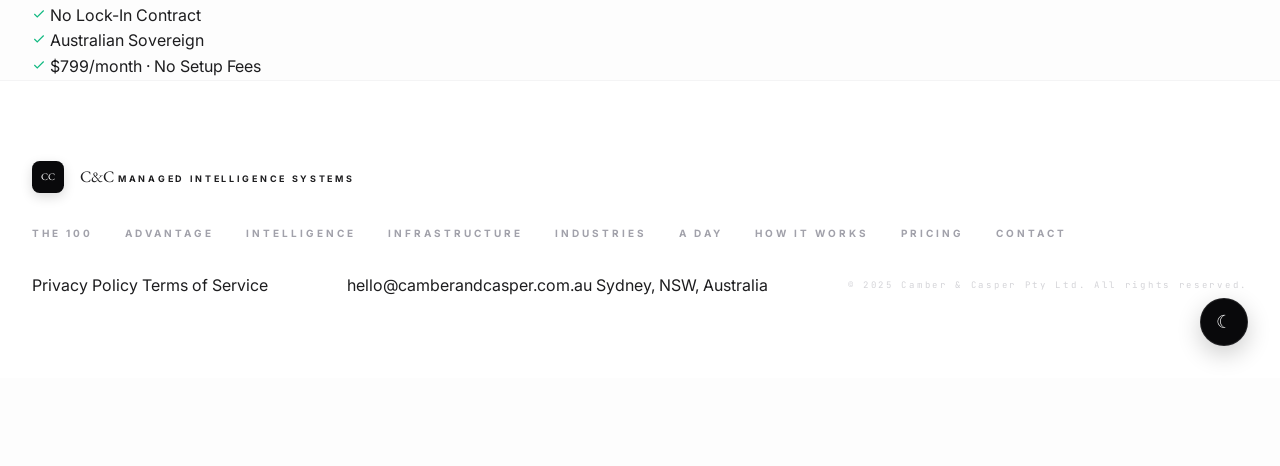
<file: site/contact.html>
<!DOCTYPE html>
<html lang="en">

<head>
  <meta charset="UTF-8">
  <meta name="viewport" content="width=device-width, initial-scale=1.0">
  <meta http-equiv="X-Content-Type-Options" content="nosniff">
  <meta http-equiv="X-Frame-Options" content="DENY">
  <meta name="referrer" content="strict-origin-when-cross-origin">
  <title>Deploy the Workforce — Get Started | Camber & Casper</title>
  <meta name="description"
    content="Deploy 100 autonomous AI agents for your business. Book a demo, request a consultation, or get started with C&C today.">
  <link rel="icon" href="favicon.svg" type="image/svg+xml">
  <link rel="manifest" href="manifest.json">
  <link rel="canonical" href="https://camberandcasper.com.au/contact.html">
  <meta property="og:title" content="Deploy the Workforce — Get Started | Camber &amp; Casper">
  <meta property="og:description"
    content="Deploy 100 autonomous AI agents for your business. Book a demo or get started today.">
  <meta property="og:type" content="website">
  <meta property="og:url" content="https://camberandcasper.com.au/contact.html">
  <meta property="og:image" content="https://camberandcasper.com.au/og-image.png">
  <meta name="twitter:card" content="summary_large_image">
  <meta name="twitter:title" content="Deploy the Workforce | Camber &amp; Casper">
  <meta name="twitter:image" content="https://camberandcasper.com.au/og-image.png">
  <link rel="preconnect" href="https://fonts.googleapis.com">
  <link rel="preconnect" href="https://fonts.gstatic.com" crossorigin>
  <link
    href="https://fonts.googleapis.com/css2?family=EB+Garamond:ital,wght@0,400;0,500;1,400&family=Inter:wght@300;400;500;600;700;800&family=JetBrains+Mono:wght@400;700&display=swap"
    rel="stylesheet">
  <link rel="stylesheet" href="css/styles.css">
<script type="application/ld+json">
  {
    "@context": "https://schema.org",
    "@type": "ContactPage",
    "name": "Deploy the Workforce — Camber & Casper",
    "description": "Get started with 100 autonomous AI agents for your business.",
    "url": "https://camberandcasper.com.au/contact.html",
    "mainEntity": {
      "@type": "Organization",
      "name": "Camber & Casper",
      "url": "https://camberandcasper.com.au",
      "email": "hello@camberandcasper.com.au",
      "address": {
        "@type": "PostalAddress",
        "addressLocality": "Sydney",
        "addressRegion": "NSW",
        "addressCountry": "AU"
      }
    }
  }
  </script>
</head>

<body>
  <a href="#main" class="skip-to-content">Skip to content</a>

  <!-- NAV -->
  <nav class="nav" id="nav" role="navigation" aria-label="Main navigation">
    <div class="nav-inner">
      <div class="flex items-center gap-12">
        <a href="index.html" class="nav-logo">
          <div class="nav-logo-mark">C<span class="desc-zinc">C</span></div>
          <span class="nav-logo-text font-serif">C&C</span>
        </a>
        <div class="nav-links">
          <a href="workforce.html">The 100</a>
          <a href="advantage.html">Advantage</a>
          <a href="intelligence.html">Intelligence</a>
          <a href="infrastructure.html">Infrastructure</a>
          <a href="industries.html">Industries</a>
          <a href="day.html">A Day</a>
          <a href="launch.html">How It Works</a>
          <a href="pricing.html">Pricing</a>
        </div>
      </div>
      <div class="flex items-center gap-4x">
        <a href="contact.html" class="nav-cta active">Deploy the Workforce</a>
        <button class="mobile-menu-btn" aria-label="Open navigation menu" aria-expanded="false"><span></span><span></span><span></span></button>
      </div>
    </div>
  </nav>

  <!-- MOBILE MENU PANEL -->
  <div class="mobile-menu" role="navigation" aria-label="Mobile navigation">
    <a href="index.html">Home</a>
    <a href="workforce.html">The 100</a>
    <a href="advantage.html">Advantage</a>
    <a href="intelligence.html">Intelligence</a>
    <a href="infrastructure.html">Infrastructure</a>
    <a href="industries.html">Industries</a>
    <a href="day.html">A Day in Command</a>
    <a href="launch.html">How It Works</a>
    <a href="pricing.html">Pricing</a>
    <a href="contact.html" class="nav-cta">Deploy the Workforce</a>
  </div>

  <main id="main">
    <section class="contact-form-section">
      <div class="container">
        <div class="reveal text-center mb-16">
          <p class="text-label text-blue">Deploy the Workforce</p>
          <h1 class="text-display mt-4">Let's get your<br><span class="text-ghost cc-grad-text">100 agents live.</span>
          </h1>
          <p class="text-body-lg mt-6 mx-auto max-w-lg text-zinc-400">
            Tell us about your business and we'll have your workforce commissioned within 10 minutes of onboarding. No
            lock-in. No setup fees.
          </p>
        </div>

        <div class="contact-grid reveal" data-delay="200">
          <!-- FORM -->
          <div>
            <form id="contact-form" action="#" method="POST" novalidate>
              <div class="form-group">
                <label for="name" class="form-label">Full Name <span aria-hidden="true">*</span></label>
                <input type="text" id="name" name="name" class="form-input" placeholder="e.g. Sarah Chen" required
                  autocomplete="name">
              </div>

              <div class="form-group">
                <label for="email" class="form-label">Email Address <span aria-hidden="true">*</span></label>
                <input type="email" id="email" name="email" class="form-input" placeholder="sarah@meridian.com.au"
                  required autocomplete="email">
              </div>

              <div class="form-group">
                <label for="phone" class="form-label">Phone Number</label>
                <input type="tel" id="phone" name="phone" class="form-input" placeholder="04XX XXX XXX"
                  autocomplete="tel">
              </div>

              <div class="form-group">
                <label for="business" class="form-label">Business Name</label>
                <input type="text" id="business" name="business" class="form-input" placeholder="Your business name"
                  autocomplete="organization">
              </div>

              <div class="form-group">
                <label for="industry" class="form-label">Industry <span aria-hidden="true">*</span></label>
                <select id="industry" name="industry" class="form-select" required>
                  <option value="" disabled selected>Select your industry</option>
                  <option value="trades">Trades & Construction</option>
                  <option value="agency">Boutique Agency / Creative</option>
                  <option value="ecommerce">E-Commerce / Retail</option>
                  <option value="property">Property Management</option>
                  <option value="professional">Professional Services</option>
                  <option value="health">Health & Wellness</option>
                  <option value="other">Other</option>
                </select>
              </div>

              <div class="form-group">
                <label for="message" class="form-label">Tell us about your business</label>
                <textarea id="message" name="message" class="form-textarea"
                  placeholder="What are your biggest operational challenges? What would you like 100 agents to handle first?"></textarea>
              </div>

              <div class="form-checkbox-group">
                <input type="checkbox" id="consent" name="consent" required>
                <label for="consent">I agree to the <a href="privacy.html">Privacy Policy</a> and <a
                    href="terms.html">Terms of Service</a>. I consent to Camber & Casper contacting me about their
                  services.</label>
              </div>

              <button type="submit" class="btn-primary mt-8 w-full" style="text-align:center;justify-content:center;">
                Request a Consultation
                <svg width="16" height="16" viewBox="0 0 24 24" fill="none" stroke="currentColor" stroke-width="2"
                  aria-hidden="true">
                  <path d="M5 12h14M12 5l7 7-7 7" />
                </svg>
              </button>
            </form>

            <!-- Success message (shown after form submit) -->
            <div id="form-success" class="form-success" role="alert">
              <div
                style="width:4rem;height:4rem;border-radius:50%;background:rgba(16,185,129,0.1);display:flex;align-items:center;justify-content:center;margin:0 auto 2rem;">
                <svg width="24" height="24" viewBox="0 0 24 24" fill="none" stroke="var(--cc-emerald-500)"
                  stroke-width="2" aria-hidden="true">
                  <path d="M20 6L9 17l-5-5" />
                </svg>
              </div>
              <h2 class="text-display">We've received<br>your request.</h2>
              <p class="text-body-lg mt-4 text-zinc-400">
                A member of the C&C deployment team will be in touch within 24 hours. In the meantime, explore how the
                workforce operates.
              </p>
              <div style="display:flex;gap:1rem;justify-content:center;flex-wrap:wrap;margin-top:2rem;">
                <a href="launch.html" class="btn-primary">See the 10-Minute Launch</a>
                <a href="workforce.html" class="btn-secondary">Meet the 100 Agents</a>
              </div>
            </div>
          </div>

          <!-- INFO SIDEBAR -->
          <div>
            <div class="contact-info-card">
              <h3 style="font-weight:700;font-size:1.125rem;margin-bottom:1.5rem;">Contact Information</h3>
              <div class="contact-info-item">
                <svg width="18" height="18" viewBox="0 0 24 24" fill="none" stroke="var(--cc-zinc-400)" stroke-width="2"
                  aria-hidden="true">
                  <rect x="2" y="4" width="20" height="16" rx="2" />
                  <path d="m22 7-8.97 5.7a1.94 1.94 0 0 1-2.06 0L2 7" />
                </svg>
                <div>
                  <div class="contact-info-label">Email</div>
                  <div class="contact-info-value">hello@camberandcasper.com.au</div>
                </div>
              </div>
              <div class="contact-info-item">
                <svg width="18" height="18" viewBox="0 0 24 24" fill="none" stroke="var(--cc-zinc-400)" stroke-width="2"
                  aria-hidden="true">
                  <path d="M20 10c0 6-8 12-8 12s-8-6-8-12a8 8 0 0 1 16 0Z" />
                  <circle cx="12" cy="10" r="3" />
                </svg>
                <div>
                  <div class="contact-info-label">Location</div>
                  <div class="contact-info-value">Sydney, NSW, Australia</div>
                </div>
              </div>
              <div class="contact-info-item">
                <svg width="18" height="18" viewBox="0 0 24 24" fill="none" stroke="var(--cc-zinc-400)" stroke-width="2"
                  aria-hidden="true">
                  <path d="M12 22s8-4 8-10V5l-8-3-8 3v7c0 6 8 10 8 10z" />
                </svg>
                <div>
                  <div class="contact-info-label">Infrastructure</div>
                  <div class="contact-info-value">100% Australian Sovereign</div>
                </div>
              </div>
            </div>

            <div class="contact-info-card">
              <h3 style="font-weight:700;font-size:1.125rem;margin-bottom:1.5rem;">What happens next?</h3>
              <div style="display:flex;flex-direction:column;gap:1.25rem;">
                <div style="display:flex;align-items:flex-start;gap:1rem;">
                  <div
                    style="width:2rem;height:2rem;border-radius:50%;background:var(--cc-zinc-950);color:white;display:flex;align-items:center;justify-content:center;font-size:0.75rem;font-weight:800;flex-shrink:0;">
                    1</div>
                  <div>
                    <div class="label-sm">Consultation Call</div>
                    <div style="font-size:0.8125rem;color:var(--cc-zinc-400);margin-top:0.25rem;">15-minute discovery
                      call to understand your business and goals.</div>
                  </div>
                </div>
                <div style="display:flex;align-items:flex-start;gap:1rem;">
                  <div
                    style="width:2rem;height:2rem;border-radius:50%;background:var(--cc-zinc-950);color:white;display:flex;align-items:center;justify-content:center;font-size:0.75rem;font-weight:800;flex-shrink:0;">
                    2</div>
                  <div>
                    <div class="label-sm">Custom Configuration</div>
                    <div style="font-size:0.8125rem;color:var(--cc-zinc-400);margin-top:0.25rem;">We tailor your 100
                      agents to your industry, tools, and workflows.</div>
                  </div>
                </div>
                <div style="display:flex;align-items:flex-start;gap:1rem;">
                  <div
                    style="width:2rem;height:2rem;border-radius:50%;background:var(--cc-zinc-950);color:white;display:flex;align-items:center;justify-content:center;font-size:0.75rem;font-weight:800;flex-shrink:0;">
                    3</div>
                  <div>
                    <div class="label-sm">10-Minute Launch</div>
                    <div style="font-size:0.8125rem;color:var(--cc-zinc-400);margin-top:0.25rem;">Your workforce goes
                      live. Agents begin learning and executing immediately.</div>
                  </div>
                </div>
              </div>
            </div>

            <div class="trust-badges">
              <div class="trust-badge">
                <svg width="14" height="14" viewBox="0 0 24 24" fill="none" stroke="var(--cc-emerald-500)"
                  stroke-width="2" aria-hidden="true">
                  <path d="M12 22s8-4 8-10V5l-8-3-8 3v7c0 6 8 10 8 10z" />
                </svg>
                Air-Gapped Security
              </div>
              <div class="trust-badge">
                <svg width="14" height="14" viewBox="0 0 24 24" fill="none" stroke="var(--cc-emerald-500)"
                  stroke-width="2" aria-hidden="true">
                  <path d="M20 6L9 17l-5-5" />
                </svg>
                No Lock-In Contract
              </div>
              <div class="trust-badge">
                <svg width="14" height="14" viewBox="0 0 24 24" fill="none" stroke="var(--cc-emerald-500)"
                  stroke-width="2" aria-hidden="true">
                  <path d="M20 6L9 17l-5-5" />
                </svg>
                Australian Sovereign
              </div>
              <div class="trust-badge">
                <svg width="14" height="14" viewBox="0 0 24 24" fill="none" stroke="var(--cc-emerald-500)"
                  stroke-width="2" aria-hidden="true">
                  <path d="M20 6L9 17l-5-5" />
                </svg>
                $799/month · No Setup Fees
              </div>
            </div>
          </div>
        </div>
      </div>
    </section>
  </main>

  <!-- FOOTER -->
  <footer class="footer" role="contentinfo">
    <div class="footer-inner">
      <div class="footer-brand">
        <div class="nav-logo-mark">C<span class="desc-zinc">C</span></div>
        <div>
          <span class="font-serif hero-num"
           >C&C</span>
          <span class="text-micro subtitle-zinc">Managed
            Intelligence Systems</span>
        </div>
      </div>
      <div class="footer-links">
        <a href="workforce.html">The 100</a>
        <a href="advantage.html">Advantage</a>
        <a href="intelligence.html">Intelligence</a>
        <a href="infrastructure.html">Infrastructure</a>
        <a href="industries.html">Industries</a>
        <a href="day.html">A Day</a>
        <a href="launch.html">How It Works</a>
        <a href="pricing.html">Pricing</a>
        <a href="contact.html">Contact</a>
      </div>
      <div class="footer-legal">
        <a href="privacy.html">Privacy Policy</a>
        <a href="terms.html">Terms of Service</a>
      </div>
      <div class="footer-contact">
        <span>hello@camberandcasper.com.au</span>
        <span>Sydney, NSW, Australia</span>
      </div>
      <div class="footer-copy">&copy; 2025 Camber &amp; Casper Pty Ltd. All rights reserved.</div>
    </div>
  </footer>

  <script src="js/main.js"></script>
  <script>
    // Contact form handling
    (function () {
      const form = document.getElementById('contact-form');
      const success = document.getElementById('form-success');
      if (!form || !success) return;

      form.addEventListener('submit', function (e) {
        e.preventDefault();

        // Basic client-side validation
        const name = form.querySelector('#name');
        const email = form.querySelector('#email');
        const industry = form.querySelector('#industry');
        const consent = form.querySelector('#consent');

        let valid = true;

        [name, email, industry].forEach(field => {
          if (!field.value.trim()) {
            field.style.borderColor = 'var(--cc-red-500)';
            valid = false;
          } else {
            field.style.borderColor = '';
          }
        });

        if (email.value && !/^[^\s@]+@[^\s@]+\.[^\s@]+$/.test(email.value)) {
          email.style.borderColor = 'var(--cc-red-500)';
          valid = false;
        }

        if (!consent.checked) {
          consent.parentElement.style.color = 'var(--cc-red-500)';
          valid = false;
        } else {
          consent.parentElement.style.color = '';
        }

        if (!valid) return;

        // In production, this would POST to a backend API or service like Formspree/Netlify Forms
        // For now, show success state
        form.style.display = 'none';
        success.classList.add('visible');
        window.scrollTo({ top: 0, behavior: 'smooth' });
      });
    })();
  </script>
  <button id="cc-back-top" class="cc-back-top" aria-label="Back to top">
    <svg viewBox="0 0 16 16" fill="none" stroke="currentColor" stroke-width="2" stroke-linecap="round"
      aria-hidden="true">
      <path d="M8 12V4M4 7l4-4 4 4" />
    </svg>
  </button>
</body>

</html>
</file>
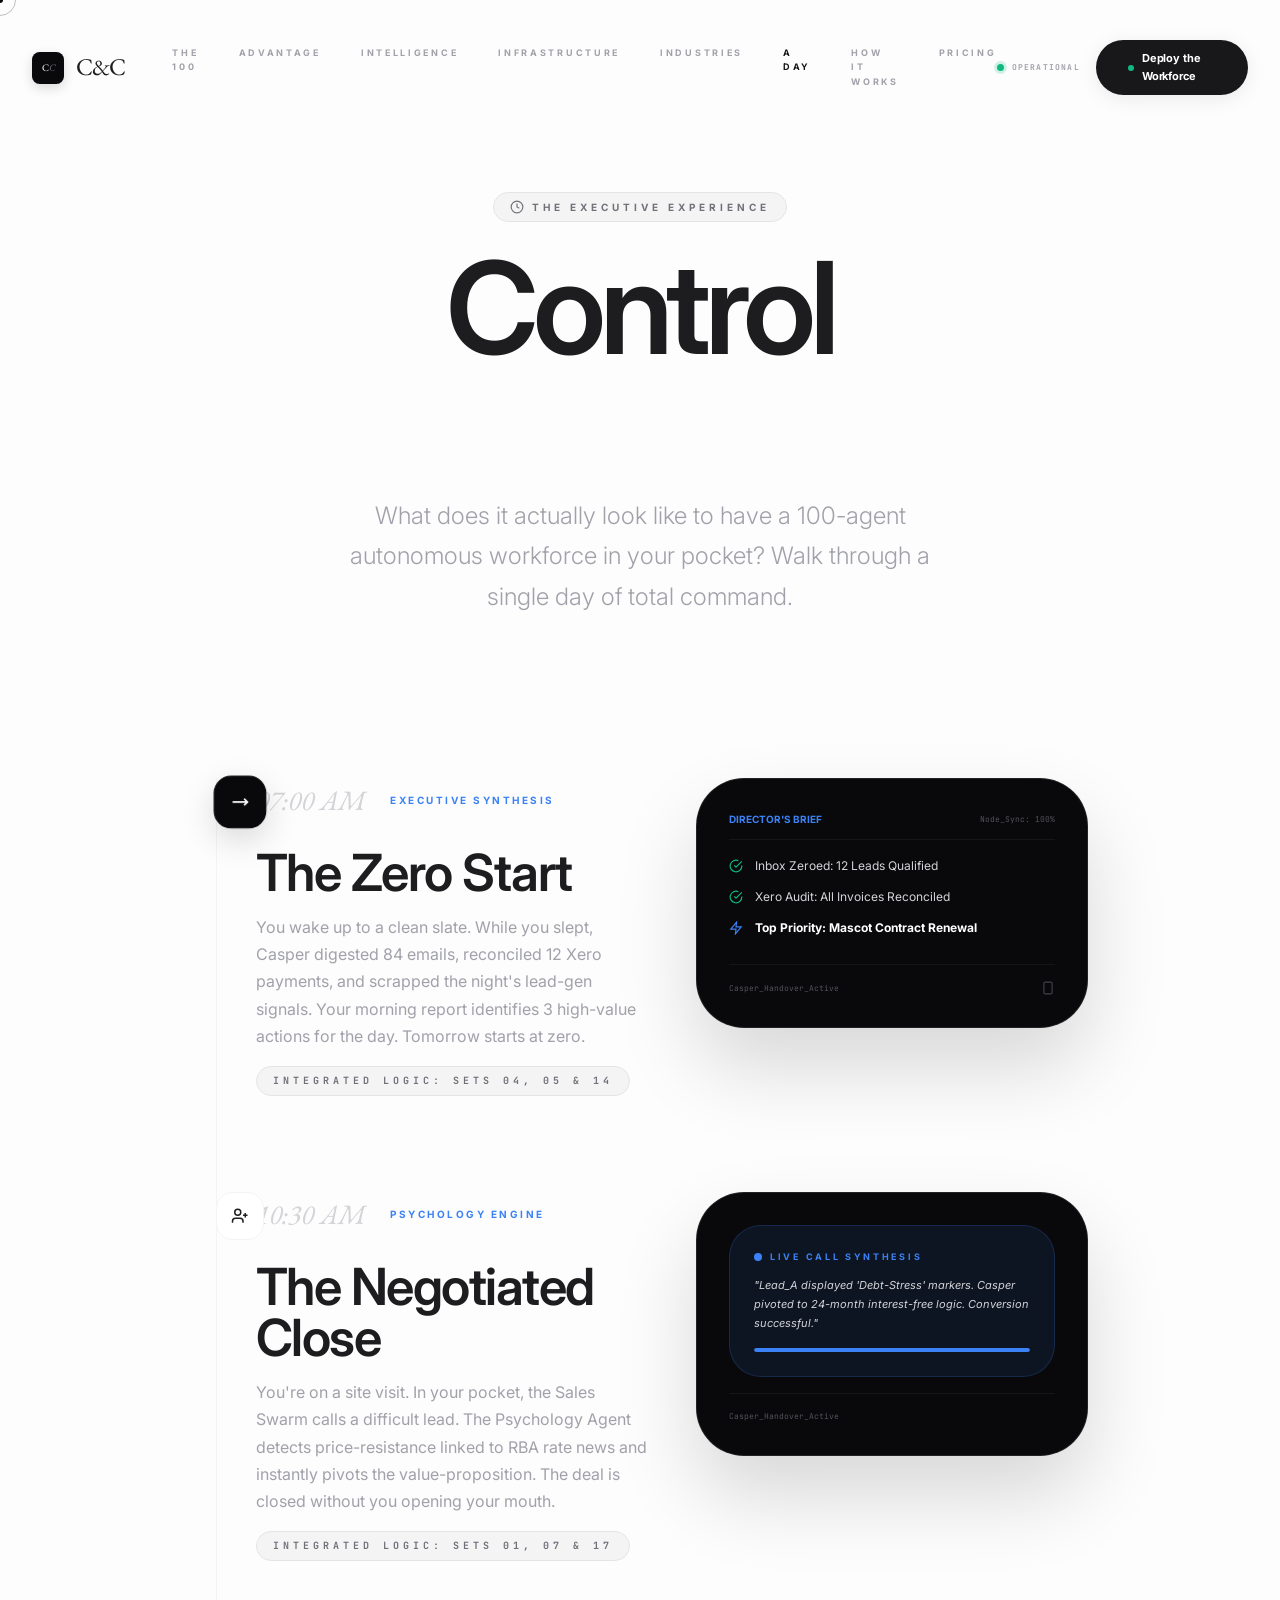
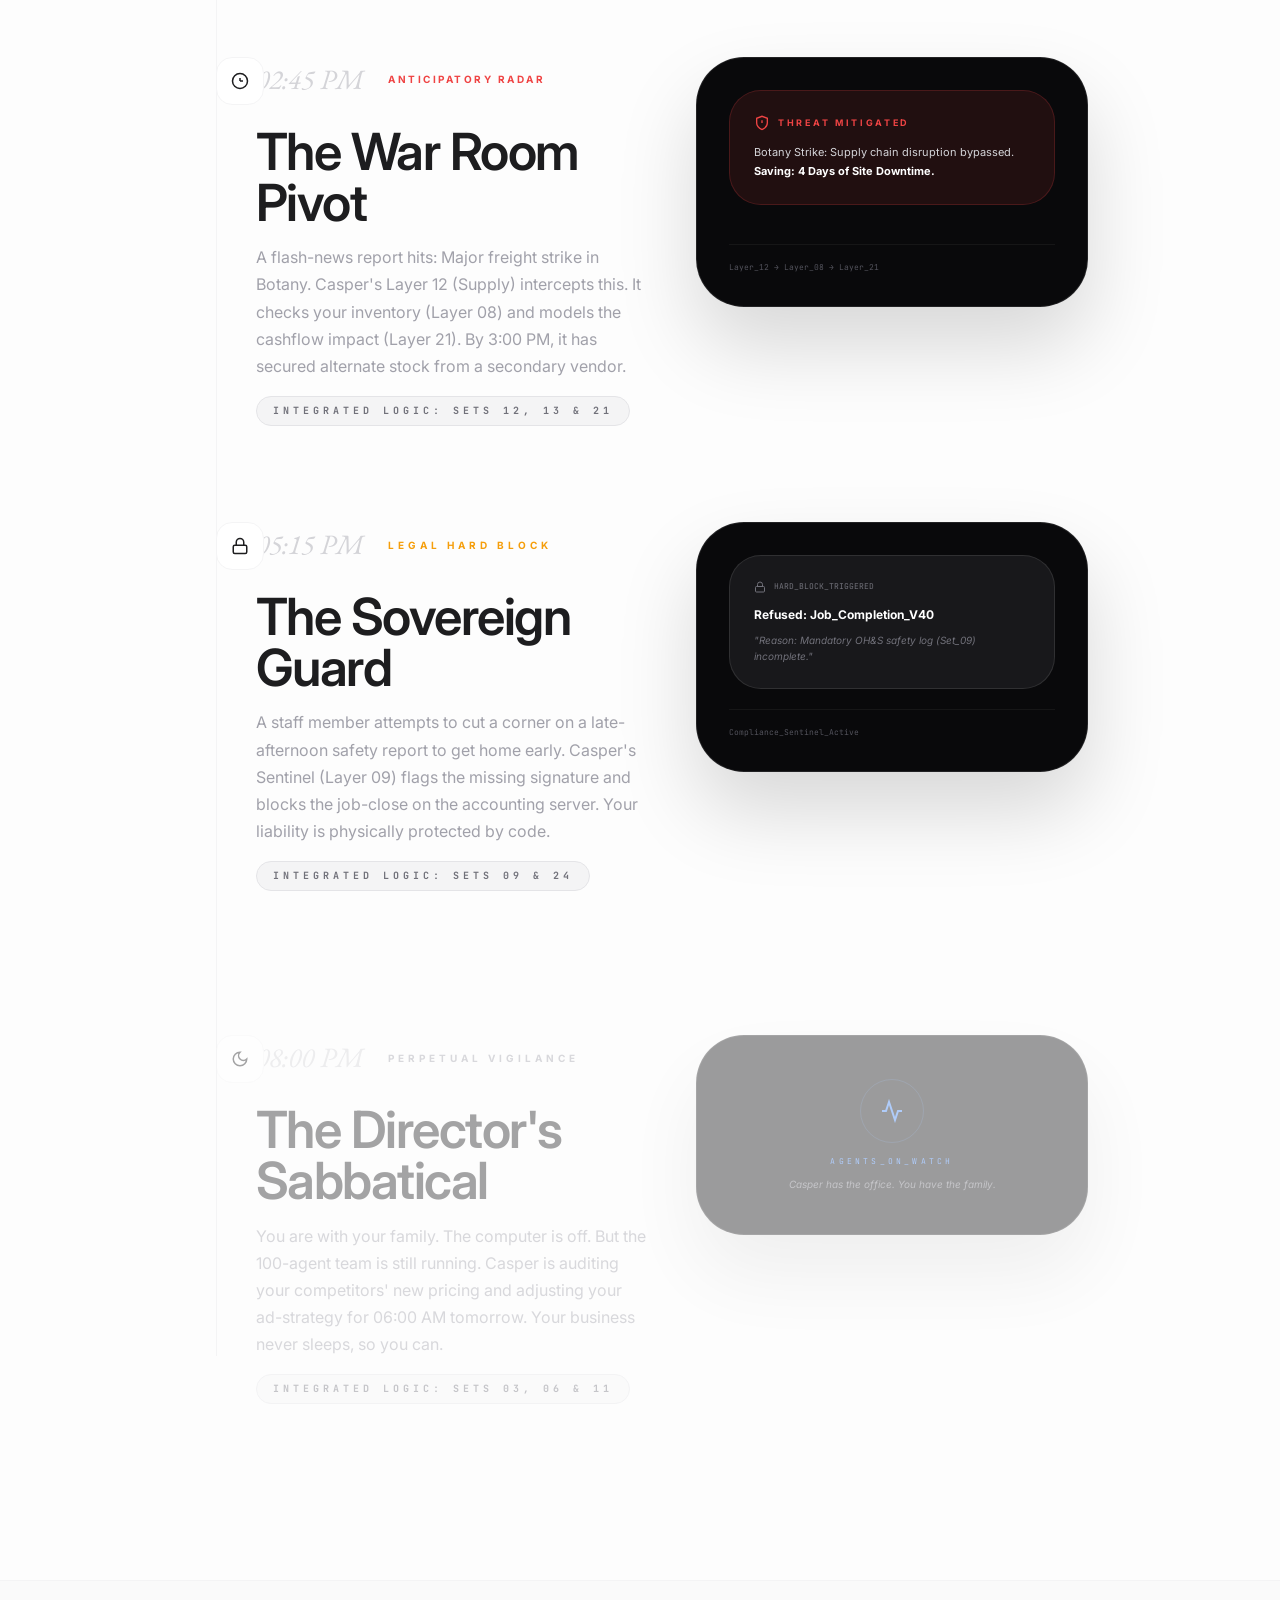
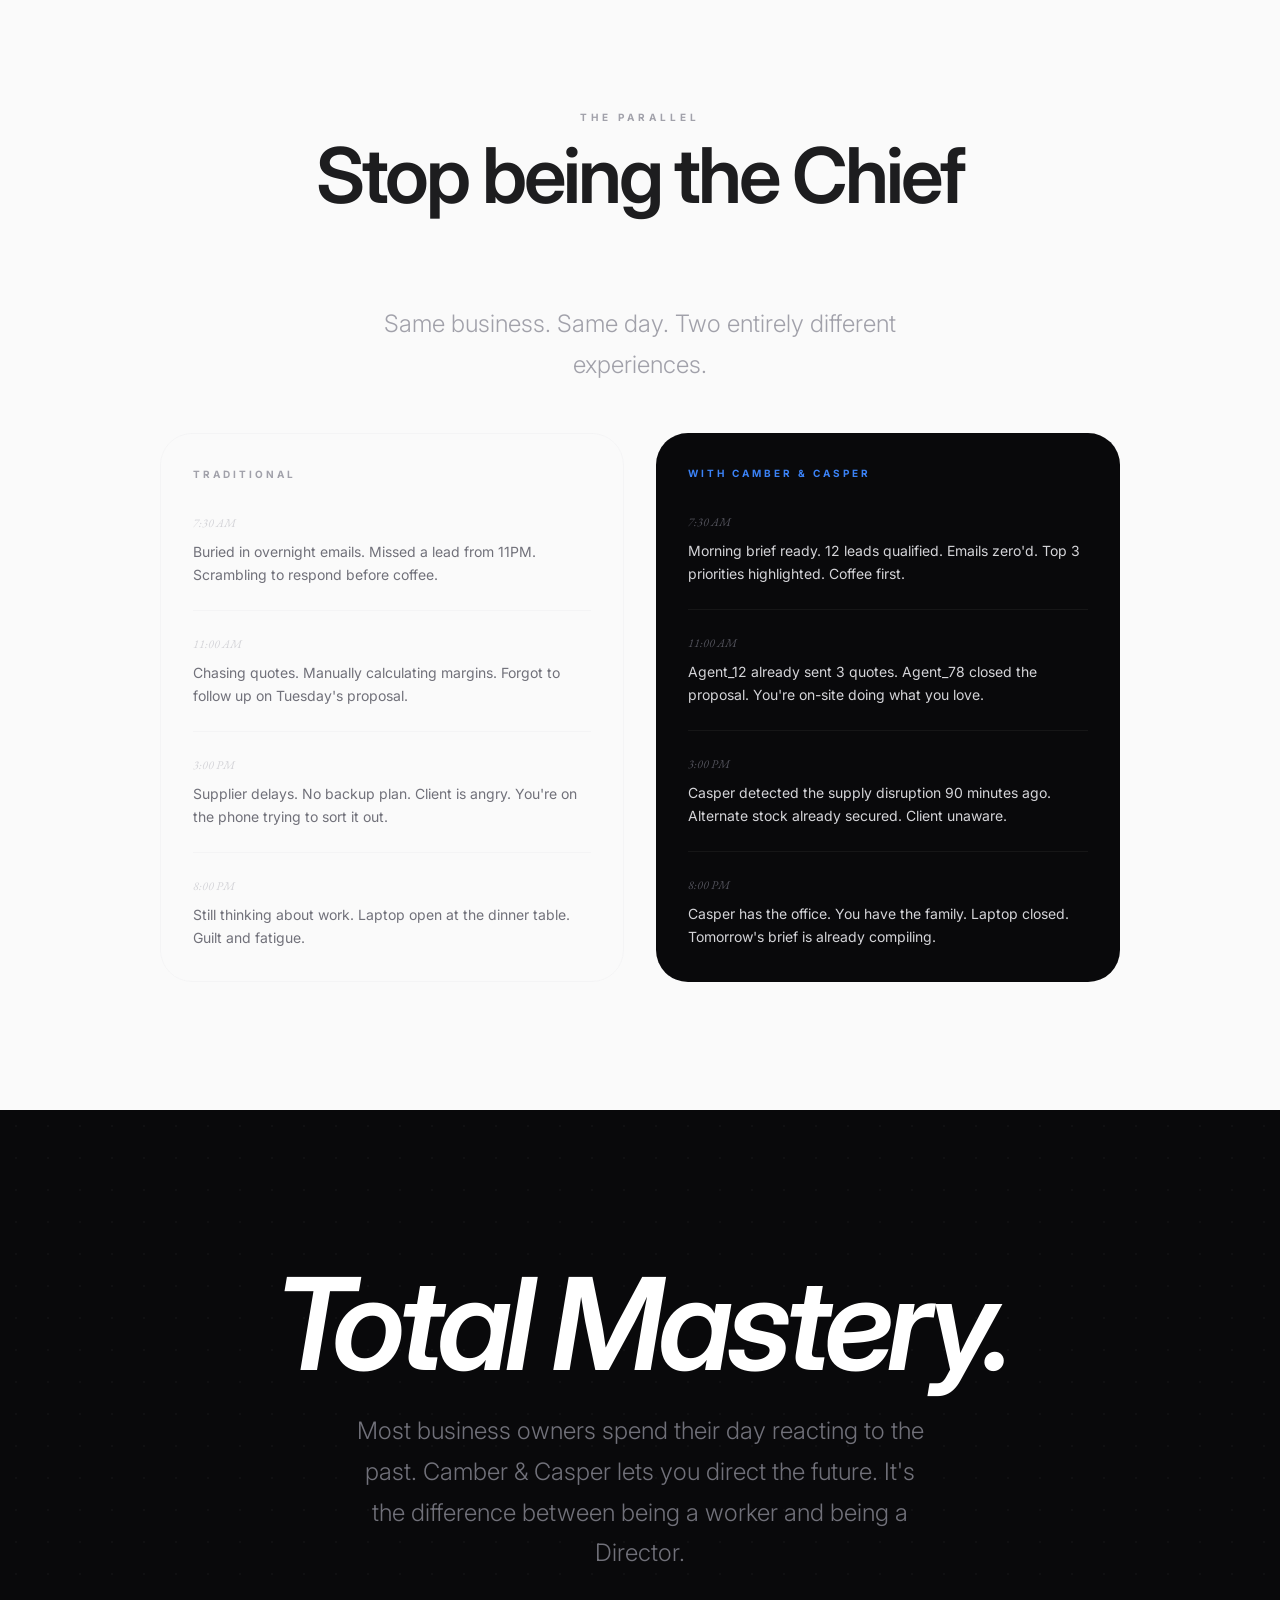
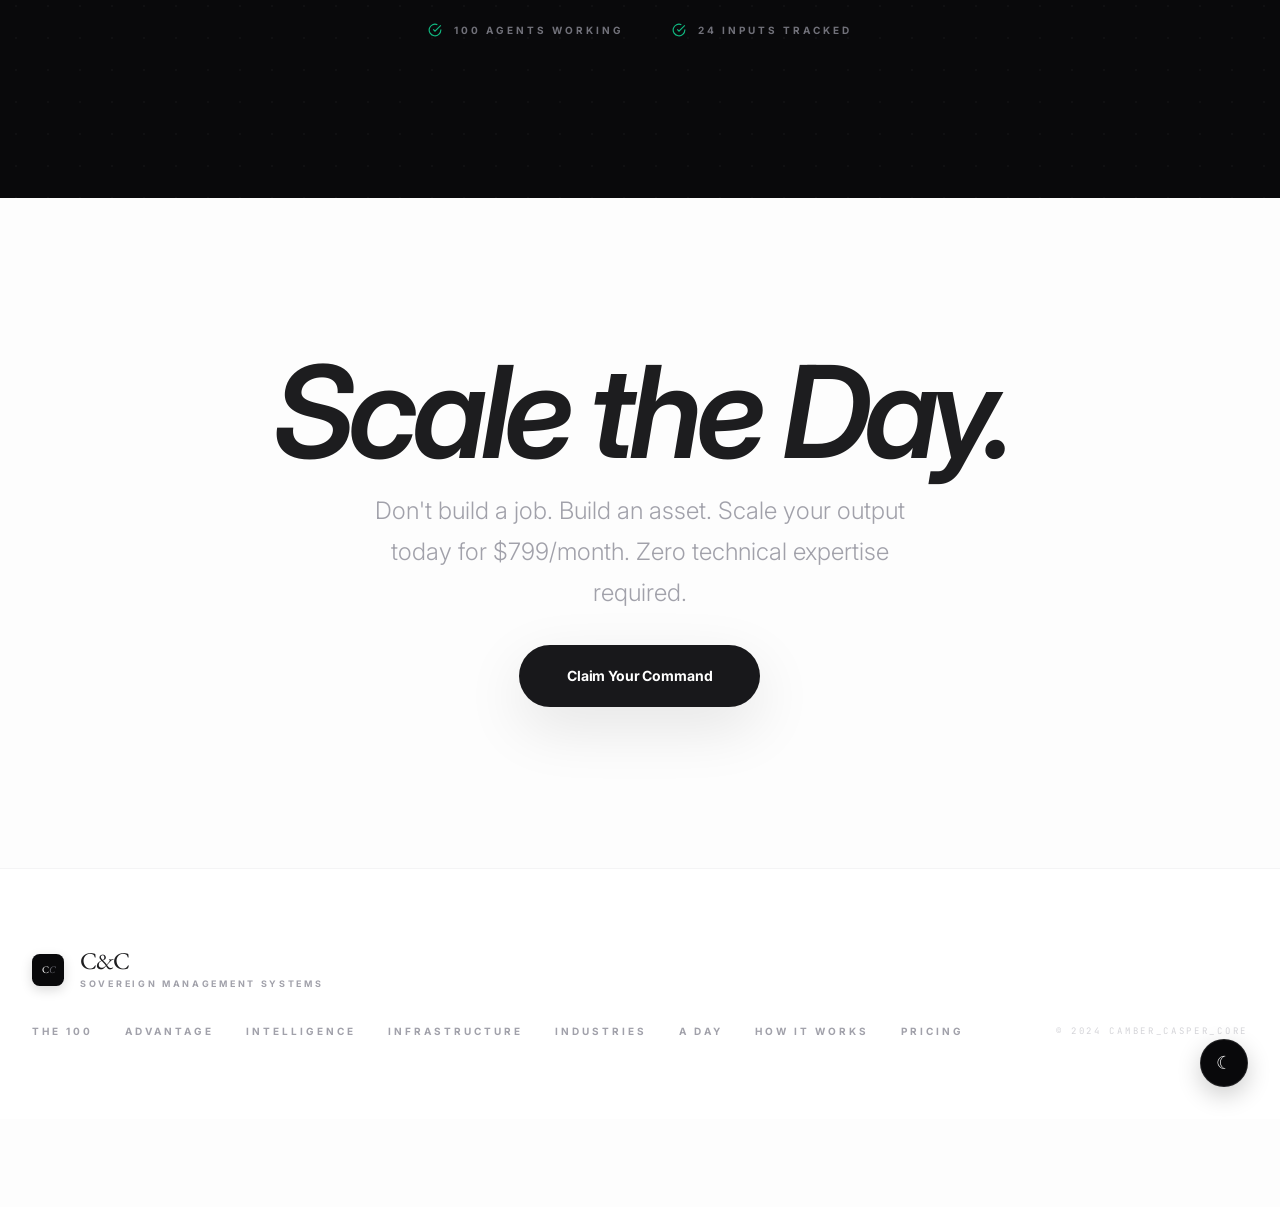
<file: site/day.html>
<!DOCTYPE html>
<html lang="en">

<head>
  <meta charset="UTF-8">
  <meta name="viewport" content="width=device-width, initial-scale=1.0">
  <title>A Day in Command — The Executive Experience | Camber & Casper</title>
  <meta name="description"
    content="Walk through a single day of total command. 100 agents. 24 inputs tracked. Your business never sleeps, so you can.">
  <link rel="icon" href="favicon.svg" type="image/svg+xml">
  <meta property="og:title" content="A Day in Command — The Executive Experience | Camber &amp; Casper">
  <meta property="og:description"
    content="Walk through a single day of total command. 100 agents. 24 inputs tracked. Your business never sleeps, so you can.">
  <meta property="og:type" content="website">
  <meta name="twitter:card" content="summary_large_image">
  <meta name="twitter:title" content="A Day in Command | Camber &amp; Casper">
  <link rel="preconnect" href="https://fonts.googleapis.com">
  <link
    href="https://fonts.googleapis.com/css2?family=EB+Garamond:ital,wght@0,400;0,500;1,400&family=Inter:wght@300;400;500;600;700;800&family=JetBrains+Mono:wght@400;700&display=swap"
    rel="stylesheet">
  <link rel="stylesheet" href="css/styles.css">
  <style>
    .timeline {
      position: relative;
      padding-left: 4rem;
    }

    .timeline::before {
      content: '';
      position: absolute;
      left: 1.5rem;
      top: 0;
      bottom: 0;
      width: 1px;
      background: var(--cc-zinc-100);
    }

    .timeline-event {
      position: relative;
      margin-bottom: 6rem;
      opacity: 0.4;
      transition: opacity 0.7s;
    }

    .timeline-event:hover,
    .timeline-event.active {
      opacity: 1;
    }

    .timeline-marker {
      position: absolute;
      left: -2.5rem;
      top: 0;
      width: 3rem;
      height: 3rem;
      border-radius: var(--radius-sm);
      display: flex;
      align-items: center;
      justify-content: center;
      background: white;
      border: 1px solid var(--cc-zinc-100);
      transition: all 0.5s;
    }

    .timeline-event:hover .timeline-marker,
    .timeline-event.active .timeline-marker {
      background: var(--cc-zinc-950);
      color: white;
      border-color: var(--cc-zinc-950);
      transform: scale(1.1);
      box-shadow: 0 10px 30px rgba(0, 0, 0, 0.15);
    }

    .pocket-terminal {
      background: var(--cc-zinc-950);
      border-radius: 48px;
      border: 1px solid rgba(255, 255, 255, 0.1);
      padding: 2rem;
      box-shadow: 0 40px 80px rgba(0, 0, 0, 0.15);
      min-height: 250px;
      display: flex;
      flex-direction: column;
      justify-content: space-between;
    }

    .parallel-col {
      flex: 1;
      padding: 2rem;
    }

    .parallel-old {
      background: var(--cc-zinc-50);
      border-radius: var(--radius-lg);
      border: 1px solid var(--cc-zinc-100);
    }

    .parallel-new {
      background: var(--cc-zinc-950);
      border-radius: var(--radius-lg);
      color: white;
    }

    @media (max-width: 768px) {
      .timeline {
        padding-left: 2rem;
      }

      .timeline::before {
        left: 0.5rem;
      }

      .timeline-marker {
        left: -1.5rem;
        width: 2rem;
        height: 2rem;
      }

      .timeline-marker svg {
        width: 14px;
        height: 14px;
      }
    }
  </style>
</head>

<body>
  <a href="#main" class="skip-to-content">Skip to content</a>

  <!-- NAV -->
  <nav class="nav" id="nav">
    <div class="nav-inner">
      <div style="display:flex;align-items:center;gap:3rem;">
        <a href="index.html" class="nav-logo">
          <div class="nav-logo-mark">C<span style="color:var(--cc-zinc-500);font-style:italic;">C</span></div>
          <span class="nav-logo-text font-serif">C&C</span>
        </a>
        <div class="nav-links">
          <a href="workforce.html">The 100</a>
          <a href="advantage.html">Advantage</a>
          <a href="intelligence.html">Intelligence</a>
          <a href="infrastructure.html">Infrastructure</a>
          <a href="industries.html">Industries</a>
          <a href="day.html" class="active">A Day</a>
          <a href="launch.html">How It Works</a>
          <a href="pricing.html">Pricing</a>
        </div>
      </div>
      <div style="display:flex;align-items:center;gap:1rem;">
        <span class="cc-status-dot" aria-label="System status"></span>
        <a href="pricing.html" class="nav-cta">Deploy the Workforce</a>
        <button class="mobile-menu-btn" aria-label="Menu"><span></span><span></span><span></span></button>
      </div>
    </div>
  </nav>

  <!-- MOBILE MENU PANEL -->
  <div class="mobile-menu">
    <a href="index.html">Home</a>
    <a href="workforce.html">The 100</a>
    <a href="advantage.html">Advantage</a>
    <a href="intelligence.html">Intelligence</a>
    <a href="infrastructure.html">Infrastructure</a>
    <a href="industries.html">Industries</a>
    <a href="day.html">A Day in Command</a>
    <a href="launch.html">How It Works</a>
    <a href="pricing.html" class="nav-cta">Deploy the Workforce</a>
  </div>

  <main id="main">
    <!-- HERO -->
    <section style="padding:12rem 2rem 6rem;text-align:center;">
      <div class="reveal container-sm">
        <div class="badge badge-light mb-8 cc-badge-pop">
          <svg width="14" height="14" viewBox="0 0 24 24" fill="none" stroke="currentColor" stroke-width="2">
            <circle cx="12" cy="12" r="10" />
            <polyline points="12 6 12 12 16 14" />
          </svg>
          The Executive Experience
        </div>
        <h1 class="text-hero">Control<br><span class="text-ghost cc-grad-text">without effort.</span></h1>
        <p class="text-body-lg mt-6 mx-auto" style="max-width:40rem;color:var(--cc-zinc-400);">
          What does it actually look like to have a 100-agent autonomous workforce in your pocket? Walk through a single
          day of total command.
        </p>
      </div>
    </section>

    <!-- ============================================
         THE DAILY TIMELINE
         5 events across one day
         Source: "C&C A Day in Command.txt"
         ============================================ -->
    <section class="section" style="padding:4rem 2rem 8rem;">
      <div class="container" style="max-width:960px;">
        <div class="timeline">

          <!-- 07:00 AM -->
          <div class="timeline-event active reveal cc-lift">
            <div class="timeline-marker">
              <svg width="18" height="18" viewBox="0 0 24 24" fill="none" stroke="currentColor" stroke-width="2">
                <path d="M17 8l4 4-4 4" />
                <path d="M3 12h18" />
              </svg>
            </div>
            <div style="display:grid;grid-template-columns:1fr 1fr;gap:3rem;align-items:start;">
              <div>
                <div style="display:flex;align-items:center;gap:1.5rem;margin-bottom:1.5rem;">
                  <span class="font-serif" style="font-size:1.75rem;color:var(--cc-zinc-300);font-style:italic;">07:00
                    AM</span>
                  <span class="text-label cc-label-track" style="color:var(--cc-blue-500);">Executive Synthesis</span>
                </div>
                <h3 class="text-headline">The Zero Start</h3>
                <p class="text-body mt-4" style="color:var(--cc-zinc-400);">
                  You wake up to a clean slate. While you slept, Casper digested 84 emails, reconciled 12 Xero payments,
                  and scrapped the night's lead-gen signals. Your morning report identifies 3 high-value actions for the
                  day. Tomorrow starts at zero.
                </p>
                <div class="badge badge-light mt-4" style="font-family:var(--font-mono);">Integrated Logic: Sets 04, 05
                  & 14</div>
              </div>
              <div class="pocket-terminal">
                <div>
                  <div
                    style="display:flex;justify-content:space-between;align-items:center;border-bottom:1px solid rgba(255,255,255,0.05);padding-bottom:0.75rem;margin-bottom:1rem;">
                    <span
                      style="font-size:0.625rem;font-weight:700;color:var(--cc-blue-500);text-transform:uppercase;">Director's
                      Brief</span>
                    <span class="font-mono" style="font-size:0.5rem;color:var(--cc-zinc-600);">Node_Sync: 100%</span>
                  </div>
                  <div style="display:flex;flex-direction:column;gap:0.75rem;">
                    <div style="display:flex;align-items:center;gap:0.75rem;">
                      <svg width="14" height="14" viewBox="0 0 24 24" fill="none" stroke="#10b981" stroke-width="2">
                        <path d="M22 11.08V12a10 10 0 1 1-5.93-9.14" />
                        <polyline points="22 4 12 14.01 9 11.01" />
                      </svg>
                      <span style="font-size:0.75rem;color:var(--cc-zinc-300);">Inbox Zeroed: 12 Leads Qualified</span>
                    </div>
                    <div style="display:flex;align-items:center;gap:0.75rem;">
                      <svg width="14" height="14" viewBox="0 0 24 24" fill="none" stroke="#10b981" stroke-width="2">
                        <path d="M22 11.08V12a10 10 0 1 1-5.93-9.14" />
                        <polyline points="22 4 12 14.01 9 11.01" />
                      </svg>
                      <span style="font-size:0.75rem;color:var(--cc-zinc-300);">Xero Audit: All Invoices
                        Reconciled</span>
                    </div>
                    <div style="display:flex;align-items:center;gap:0.75rem;">
                      <svg width="14" height="14" viewBox="0 0 24 24" fill="none" stroke="#3b82f6" stroke-width="2">
                        <polygon points="13 2 3 14 12 14 11 22 21 10 12 10 13 2" />
                      </svg>
                      <span style="font-size:0.75rem;color:white;font-weight:700;">Top Priority: Mascot Contract
                        Renewal</span>
                    </div>
                  </div>
                </div>
                <div
                  style="padding-top:1rem;border-top:1px solid rgba(255,255,255,0.05);display:flex;justify-content:space-between;align-items:center;margin-top:1rem;">
                  <span class="font-mono"
                    style="font-size:0.5rem;color:var(--cc-zinc-600);">Casper_Handover_Active</span>
                  <svg width="14" height="14" viewBox="0 0 24 24" fill="none" stroke="var(--cc-zinc-700)"
                    stroke-width="2">
                    <rect width="14" height="20" x="5" y="2" rx="2" />
                    <line x1="12" x2="12.01" y1="18" y2="18" />
                  </svg>
                </div>
              </div>
            </div>
          </div>

          <!-- 10:30 AM -->
          <div class="timeline-event reveal cc-lift" data-delay="200">
            <div class="timeline-marker">
              <svg width="18" height="18" viewBox="0 0 24 24" fill="none" stroke="currentColor" stroke-width="2">
                <path d="M16 21v-2a4 4 0 0 0-4-4H6a4 4 0 0 0-4 4v2" />
                <circle cx="9" cy="7" r="4" />
                <line x1="19" x2="19" y1="8" y2="14" />
                <line x1="22" x2="16" y1="11" y2="11" />
              </svg>
            </div>
            <div style="display:grid;grid-template-columns:1fr 1fr;gap:3rem;align-items:start;">
              <div>
                <div style="display:flex;align-items:center;gap:1.5rem;margin-bottom:1.5rem;">
                  <span class="font-serif" style="font-size:1.75rem;color:var(--cc-zinc-300);font-style:italic;">10:30
                    AM</span>
                  <span class="text-label cc-label-track" style="color:var(--cc-blue-500);">Psychology Engine</span>
                </div>
                <h3 class="text-headline">The Negotiated Close</h3>
                <p class="text-body mt-4" style="color:var(--cc-zinc-400);">
                  You're on a site visit. In your pocket, the Sales Swarm calls a difficult lead. The Psychology Agent
                  detects price-resistance linked to RBA rate news and instantly pivots the value-proposition. The deal
                  is closed without you opening your mouth.
                </p>
                <div class="badge badge-light mt-4" style="font-family:var(--font-mono);">Integrated Logic: Sets 01, 07
                  & 17</div>
              </div>
              <div class="pocket-terminal">
                <div
                  style="background:rgba(59,130,246,0.1);border:1px solid rgba(59,130,246,0.2);border-radius:var(--radius-lg);padding:1.5rem;">
                  <div style="display:flex;align-items:center;gap:0.5rem;margin-bottom:0.75rem;">
                    <div style="width:8px;height:8px;border-radius:50%;background:var(--cc-blue-500);"></div>
                    <span
                      style="font-size:0.5625rem;font-weight:700;color:var(--cc-blue-500);text-transform:uppercase;letter-spacing:0.3em;">Live
                      Call Synthesis</span>
                  </div>
                  <p style="font-size:0.6875rem;color:var(--cc-zinc-300);font-style:italic;line-height:1.7;">
                    "Lead_A displayed 'Debt-Stress' markers. Casper pivoted to 24-month interest-free logic. Conversion
                    successful."
                  </p>
                  <div
                    style="margin-top:1rem;height:4px;background:var(--cc-zinc-800);border-radius:2px;overflow:hidden;">
                    <div style="height:100%;width:100%;background:var(--cc-blue-500);border-radius:2px;"></div>
                  </div>
                </div>
                <div
                  style="padding-top:1rem;border-top:1px solid rgba(255,255,255,0.05);display:flex;justify-content:space-between;align-items:center;margin-top:1rem;">
                  <span class="font-mono"
                    style="font-size:0.5rem;color:var(--cc-zinc-600);">Casper_Handover_Active</span>
                </div>
              </div>
            </div>
          </div>

          <!-- 02:45 PM -->
          <div class="timeline-event reveal cc-lift" data-delay="400">
            <div class="timeline-marker">
              <svg width="18" height="18" viewBox="0 0 24 24" fill="none" stroke="currentColor" stroke-width="2">
                <circle cx="12" cy="12" r="10" />
                <line x1="12" x2="12" y1="8" y2="12" />
                <line x1="12" x2="16" y1="12" y2="12" />
              </svg>
            </div>
            <div style="display:grid;grid-template-columns:1fr 1fr;gap:3rem;align-items:start;">
              <div>
                <div style="display:flex;align-items:center;gap:1.5rem;margin-bottom:1.5rem;">
                  <span class="font-serif" style="font-size:1.75rem;color:var(--cc-zinc-300);font-style:italic;">02:45
                    PM</span>
                  <span class="text-label cc-label-track" style="color:var(--cc-red-500);">Anticipatory Radar</span>
                </div>
                <h3 class="text-headline">The War Room Pivot</h3>
                <p class="text-body mt-4" style="color:var(--cc-zinc-400);">
                  A flash-news report hits: Major freight strike in Botany. Casper's Layer 12 (Supply) intercepts this.
                  It checks your inventory (Layer 08) and models the cashflow impact (Layer 21). By 3:00 PM, it has
                  secured alternate stock from a secondary vendor.
                </p>
                <div class="badge badge-light mt-4" style="font-family:var(--font-mono);">Integrated Logic: Sets 12, 13
                  & 21</div>
              </div>
              <div class="pocket-terminal">
                <div
                  style="background:rgba(239,68,68,0.1);border:1px solid rgba(239,68,68,0.2);border-radius:var(--radius-lg);padding:1.5rem;">
                  <div style="display:flex;align-items:center;gap:0.5rem;margin-bottom:0.75rem;">
                    <svg width="16" height="16" viewBox="0 0 24 24" fill="none" stroke="#ef4444" stroke-width="2">
                      <path d="M12 22s8-4 8-10V5l-8-3-8 3v7c0 6 8 10 8 10" />
                      <line x1="12" x2="12" y1="8" y2="12" />
                      <line x1="12" x2="12.01" y1="16" y2="16" />
                    </svg>
                    <span
                      style="font-size:0.5625rem;font-weight:700;color:var(--cc-red-500);text-transform:uppercase;letter-spacing:0.3em;">Threat
                      Mitigated</span>
                  </div>
                  <p style="font-size:0.6875rem;color:var(--cc-zinc-300);line-height:1.7;">
                    Botany Strike: Supply chain disruption bypassed.<br>
                    <span style="color:white;font-weight:700;">Saving: 4 Days of Site Downtime.</span>
                  </p>
                </div>
                <div
                  style="padding-top:1rem;border-top:1px solid rgba(255,255,255,0.05);display:flex;justify-content:space-between;align-items:center;margin-top:1rem;">
                  <span class="font-mono" style="font-size:0.5rem;color:var(--cc-zinc-600);">Layer_12 → Layer_08 →
                    Layer_21</span>
                </div>
              </div>
            </div>
          </div>

          <!-- 05:15 PM -->
          <div class="timeline-event reveal cc-lift" data-delay="600">
            <div class="timeline-marker">
              <svg width="18" height="18" viewBox="0 0 24 24" fill="none" stroke="currentColor" stroke-width="2">
                <rect width="18" height="11" x="3" y="11" rx="2" ry="2" />
                <path d="M7 11V7a5 5 0 0 1 10 0v4" />
              </svg>
            </div>
            <div style="display:grid;grid-template-columns:1fr 1fr;gap:3rem;align-items:start;">
              <div>
                <div style="display:flex;align-items:center;gap:1.5rem;margin-bottom:1.5rem;">
                  <span class="font-serif" style="font-size:1.75rem;color:var(--cc-zinc-300);font-style:italic;">05:15
                    PM</span>
                  <span class="text-label" style="color:var(--cc-amber-500);">Legal Hard Block</span>
                </div>
                <h3 class="text-headline">The Sovereign Guard</h3>
                <p class="text-body mt-4" style="color:var(--cc-zinc-400);">
                  A staff member attempts to cut a corner on a late-afternoon safety report to get home early. Casper's
                  Sentinel (Layer 09) flags the missing signature and blocks the job-close on the accounting server.
                  Your liability is physically protected by code.
                </p>
                <div class="badge badge-light mt-4" style="font-family:var(--font-mono);">Integrated Logic: Sets 09 & 24
                </div>
              </div>
              <div class="pocket-terminal">
                <div
                  style="background:var(--cc-zinc-900);border:1px solid rgba(255,255,255,0.1);border-radius:var(--radius-lg);padding:1.5rem;">
                  <div style="display:flex;align-items:center;gap:0.5rem;margin-bottom:0.75rem;">
                    <svg width="12" height="12" viewBox="0 0 24 24" fill="none" stroke="var(--cc-zinc-500)"
                      stroke-width="2">
                      <rect width="18" height="11" x="3" y="11" rx="2" ry="2" />
                      <path d="M7 11V7a5 5 0 0 1 10 0v4" />
                    </svg>
                    <span class="font-mono"
                      style="font-size:0.5rem;color:var(--cc-zinc-500);text-transform:uppercase;">Hard_Block_Triggered</span>
                  </div>
                  <p style="font-size:0.75rem;color:white;font-weight:700;">Refused: Job_Completion_V40</p>
                  <p style="font-size:0.625rem;color:var(--cc-zinc-500);font-style:italic;margin-top:0.5rem;">"Reason:
                    Mandatory OH&S safety log (Set_09) incomplete."</p>
                </div>
                <div
                  style="padding-top:1rem;border-top:1px solid rgba(255,255,255,0.05);display:flex;justify-content:space-between;align-items:center;margin-top:1rem;">
                  <span class="font-mono"
                    style="font-size:0.5rem;color:var(--cc-zinc-600);">Compliance_Sentinel_Active</span>
                </div>
              </div>
            </div>
          </div>

          <!-- 08:00 PM -->
          <div class="timeline-event reveal cc-lift" data-delay="800">
            <div class="timeline-marker">
              <svg width="18" height="18" viewBox="0 0 24 24" fill="none" stroke="currentColor" stroke-width="2">
                <path d="M12 3a6 6 0 0 0 9 9 9 9 0 1 1-9-9Z" />
              </svg>
            </div>
            <div style="display:grid;grid-template-columns:1fr 1fr;gap:3rem;align-items:start;">
              <div>
                <div style="display:flex;align-items:center;gap:1.5rem;margin-bottom:1.5rem;">
                  <span class="font-serif" style="font-size:1.75rem;color:var(--cc-zinc-300);font-style:italic;">08:00
                    PM</span>
                  <span class="text-label" style="color:var(--cc-zinc-400);">Perpetual Vigilance</span>
                </div>
                <h3 class="text-headline">The Director's Sabbatical</h3>
                <p class="text-body mt-4" style="color:var(--cc-zinc-400);">
                  You are with your family. The computer is off. But the 100-agent team is still running. Casper is
                  auditing your competitors' new pricing and adjusting your ad-strategy for 06:00 AM tomorrow. Your
                  business never sleeps, so you can.
                </p>
                <div class="badge badge-light mt-4" style="font-family:var(--font-mono);">Integrated Logic: Sets 03, 06
                  & 11</div>
              </div>
              <div class="pocket-terminal"
                style="display:flex;align-items:center;justify-content:center;min-height:200px;">
                <div style="text-align:center;">
                  <div
                    style="width:4rem;height:4rem;border-radius:50%;border:1px solid rgba(59,130,246,0.2);display:flex;align-items:center;justify-content:center;margin:0 auto;">
                    <svg width="24" height="24" viewBox="0 0 24 24" fill="none" stroke="var(--cc-blue-500)"
                      stroke-width="2">
                      <polyline points="22 12 18 12 15 21 9 3 6 12 2 12" />
                    </svg>
                  </div>
                  <span class="font-mono"
                    style="display:block;margin-top:0.75rem;font-size:0.5rem;color:var(--cc-blue-500);text-transform:uppercase;letter-spacing:0.4em;">Agents_On_Watch</span>
                  <p style="font-size:0.625rem;color:var(--cc-zinc-500);margin-top:0.5rem;font-style:italic;">Casper has
                    the office. You have the family.</p>
                </div>
              </div>
            </div>
          </div>

        </div>
      </div>
    </section>

    <!-- ============================================
         THE PARALLEL EXPERIENCE
         Side-by-side comparison: Traditional vs C&C
         Source: "C&C The Parallel Experience.txt"
         ============================================ -->
    <section class="section"
      style="background:var(--cc-zinc-50);border-top:1px solid var(--cc-zinc-100);padding:8rem 2rem;">
      <div class="container">
        <div class="reveal text-center mb-12">
          <p class="text-label" style="color:var(--cc-zinc-400);">The Parallel</p>
          <h2 class="text-display mt-4">Stop being the Chief<br><span class="text-ghost cc-grad-text">Everything
              Officer.</span></h2>
          <p class="text-body-lg mt-6 mx-auto" style="max-width:36rem;color:var(--cc-zinc-400);">
            Same business. Same day. Two entirely different experiences.
          </p>
        </div>
        <div class="reveal" style="display:grid;grid-template-columns:1fr 1fr;gap:2rem;max-width:960px;margin:0 auto;">
          <!-- TRADITIONAL -->
          <div class="parallel-col parallel-old">
            <div
              style="font-size:0.625rem;font-weight:700;letter-spacing:0.3em;text-transform:uppercase;color:var(--cc-zinc-400);margin-bottom:2rem;">
              Traditional</div>
            <div style="border-bottom:1px solid var(--cc-zinc-100);padding-bottom:1.5rem;margin-bottom:1.5rem;">
              <div style="font-size:0.75rem;color:var(--cc-zinc-300);font-family:var(--font-serif);font-style:italic;">
                7:30 AM</div>
              <p style="font-size:0.875rem;color:var(--cc-zinc-500);margin-top:0.5rem;">Buried in overnight emails.
                Missed a lead from 11PM. Scrambling to respond before coffee.</p>
            </div>
            <div style="border-bottom:1px solid var(--cc-zinc-100);padding-bottom:1.5rem;margin-bottom:1.5rem;">
              <div style="font-size:0.75rem;color:var(--cc-zinc-300);font-family:var(--font-serif);font-style:italic;">
                11:00 AM</div>
              <p style="font-size:0.875rem;color:var(--cc-zinc-500);margin-top:0.5rem;">Chasing quotes. Manually
                calculating margins. Forgot to follow up on Tuesday's proposal.</p>
            </div>
            <div style="border-bottom:1px solid var(--cc-zinc-100);padding-bottom:1.5rem;margin-bottom:1.5rem;">
              <div style="font-size:0.75rem;color:var(--cc-zinc-300);font-family:var(--font-serif);font-style:italic;">
                3:00 PM</div>
              <p style="font-size:0.875rem;color:var(--cc-zinc-500);margin-top:0.5rem;">Supplier delays. No backup plan.
                Client is angry. You're on the phone trying to sort it out.</p>
            </div>
            <div>
              <div style="font-size:0.75rem;color:var(--cc-zinc-300);font-family:var(--font-serif);font-style:italic;">
                8:00 PM</div>
              <p style="font-size:0.875rem;color:var(--cc-zinc-500);margin-top:0.5rem;">Still thinking about work.
                Laptop open at the dinner table. Guilt and fatigue.</p>
            </div>
          </div>
          <!-- C&C -->
          <div class="parallel-col parallel-new">
            <div
              style="font-size:0.625rem;font-weight:700;letter-spacing:0.3em;text-transform:uppercase;color:var(--cc-blue-500);margin-bottom:2rem;">
              With Camber & Casper</div>
            <div style="border-bottom:1px solid rgba(255,255,255,0.05);padding-bottom:1.5rem;margin-bottom:1.5rem;">
              <div style="font-size:0.75rem;color:var(--cc-zinc-600);font-family:var(--font-serif);font-style:italic;">
                7:30 AM</div>
              <p style="font-size:0.875rem;color:var(--cc-zinc-300);margin-top:0.5rem;">Morning brief ready. 12 leads
                qualified. Emails zero'd. Top 3 priorities highlighted. Coffee first.</p>
            </div>
            <div style="border-bottom:1px solid rgba(255,255,255,0.05);padding-bottom:1.5rem;margin-bottom:1.5rem;">
              <div style="font-size:0.75rem;color:var(--cc-zinc-600);font-family:var(--font-serif);font-style:italic;">
                11:00 AM</div>
              <p style="font-size:0.875rem;color:var(--cc-zinc-300);margin-top:0.5rem;">Agent_12 already sent 3 quotes.
                Agent_78 closed the proposal. You're on-site doing what you love.</p>
            </div>
            <div style="border-bottom:1px solid rgba(255,255,255,0.05);padding-bottom:1.5rem;margin-bottom:1.5rem;">
              <div style="font-size:0.75rem;color:var(--cc-zinc-600);font-family:var(--font-serif);font-style:italic;">
                3:00 PM</div>
              <p style="font-size:0.875rem;color:var(--cc-zinc-300);margin-top:0.5rem;">Casper detected the supply
                disruption 90 minutes ago. Alternate stock already secured. Client unaware.</p>
            </div>
            <div>
              <div style="font-size:0.75rem;color:var(--cc-zinc-600);font-family:var(--font-serif);font-style:italic;">
                8:00 PM</div>
              <p style="font-size:0.875rem;color:var(--cc-zinc-300);margin-top:0.5rem;">Casper has the office. You have
                the family. Laptop closed. Tomorrow's brief is already compiling.</p>
            </div>
          </div>
        </div>
      </div>
    </section>

    <!-- TOTAL MASTERY SUMMARY -->
    <section class="section section-dark" style="padding:10rem 2rem;text-align:center;">
      <div class="dot-grid"></div>
      <div class="reveal container-sm" style="position:relative;z-index:1;">
        <h2 class="text-hero" style="font-style:italic;">Total Mastery.</h2>
        <p class="text-body-lg mt-8 mx-auto" style="max-width:36rem;color:var(--cc-zinc-500);">
          Most business owners spend their day reacting to the past. Camber & Casper lets you direct the future. It's
          the difference between being a worker and being a Director.
        </p>
        <div style="display:flex;justify-content:center;gap:3rem;margin-top:3rem;">
          <div style="display:flex;align-items:center;gap:0.75rem;">
            <svg width="14" height="14" viewBox="0 0 24 24" fill="none" stroke="#10b981" stroke-width="2">
              <path d="M22 11.08V12a10 10 0 1 1-5.93-9.14" />
              <polyline points="22 4 12 14.01 9 11.01" />
            </svg>
            <span
              style="font-size:0.625rem;font-weight:700;letter-spacing:0.3em;text-transform:uppercase;color:var(--cc-zinc-500);">100
              Agents Working</span>
          </div>
          <div style="display:flex;align-items:center;gap:0.75rem;">
            <svg width="14" height="14" viewBox="0 0 24 24" fill="none" stroke="#10b981" stroke-width="2">
              <path d="M22 11.08V12a10 10 0 1 1-5.93-9.14" />
              <polyline points="22 4 12 14.01 9 11.01" />
            </svg>
            <span
              style="font-size:0.625rem;font-weight:700;letter-spacing:0.3em;text-transform:uppercase;color:var(--cc-zinc-500);">24
              Inputs Tracked</span>
          </div>
        </div>
      </div>
    </section>

    <!-- CTA -->
    <section class="section" style="padding:10rem 2rem;text-align:center;">
      <div class="reveal container-sm">
        <h2 class="text-hero" style="font-style:italic;">Scale the Day.</h2>
        <p class="text-body-lg mt-6 mx-auto" style="max-width:36rem;color:var(--cc-zinc-400);">
          Don't build a job. Build an asset. Scale your output today for $799/month. Zero technical expertise required.
        </p>
        <a href="pricing.html" class="btn-primary mt-8">Claim Your Command</a>
      </div>
    </section>
  </main>

  <!-- FOOTER -->
  <footer class="footer">
    <div class="footer-inner">
      <div class="footer-brand">
        <div class="nav-logo-mark">C<span style="color:var(--cc-zinc-500);font-style:italic;">C</span></div>
        <div><span class="font-serif"
            style="font-size:1.5rem;letter-spacing:-0.05em;display:block;line-height:1;">C&C</span><span
            class="text-micro" style="color:var(--cc-zinc-400);margin-top:0.25rem;display:block;">Sovereign Management
            Systems</span></div>
      </div>
      <div class="footer-links">
        <a href="workforce.html">The 100</a>
        <a href="advantage.html">Advantage</a>
        <a href="intelligence.html">Intelligence</a>
        <a href="infrastructure.html">Infrastructure</a>
        <a href="industries.html">Industries</a>
        <a href="day.html">A Day</a>
        <a href="launch.html">How It Works</a>
        <a href="pricing.html">Pricing</a>
      </div>
      <div class="footer-copy">© 2024 CAMBER_CASPER_CORE</div>
    </div>
  </footer>

  <script src="js/main.js"></script>
  <button id="cc-back-top" class="cc-back-top" aria-label="Back to top">
    <svg viewBox="0 0 16 16" fill="none" stroke="currentColor" stroke-width="2" stroke-linecap="round">
      <path d="M8 12V4M4 7l4-4 4 4" />
    </svg>
  </button>
</body>

</html>
</file>
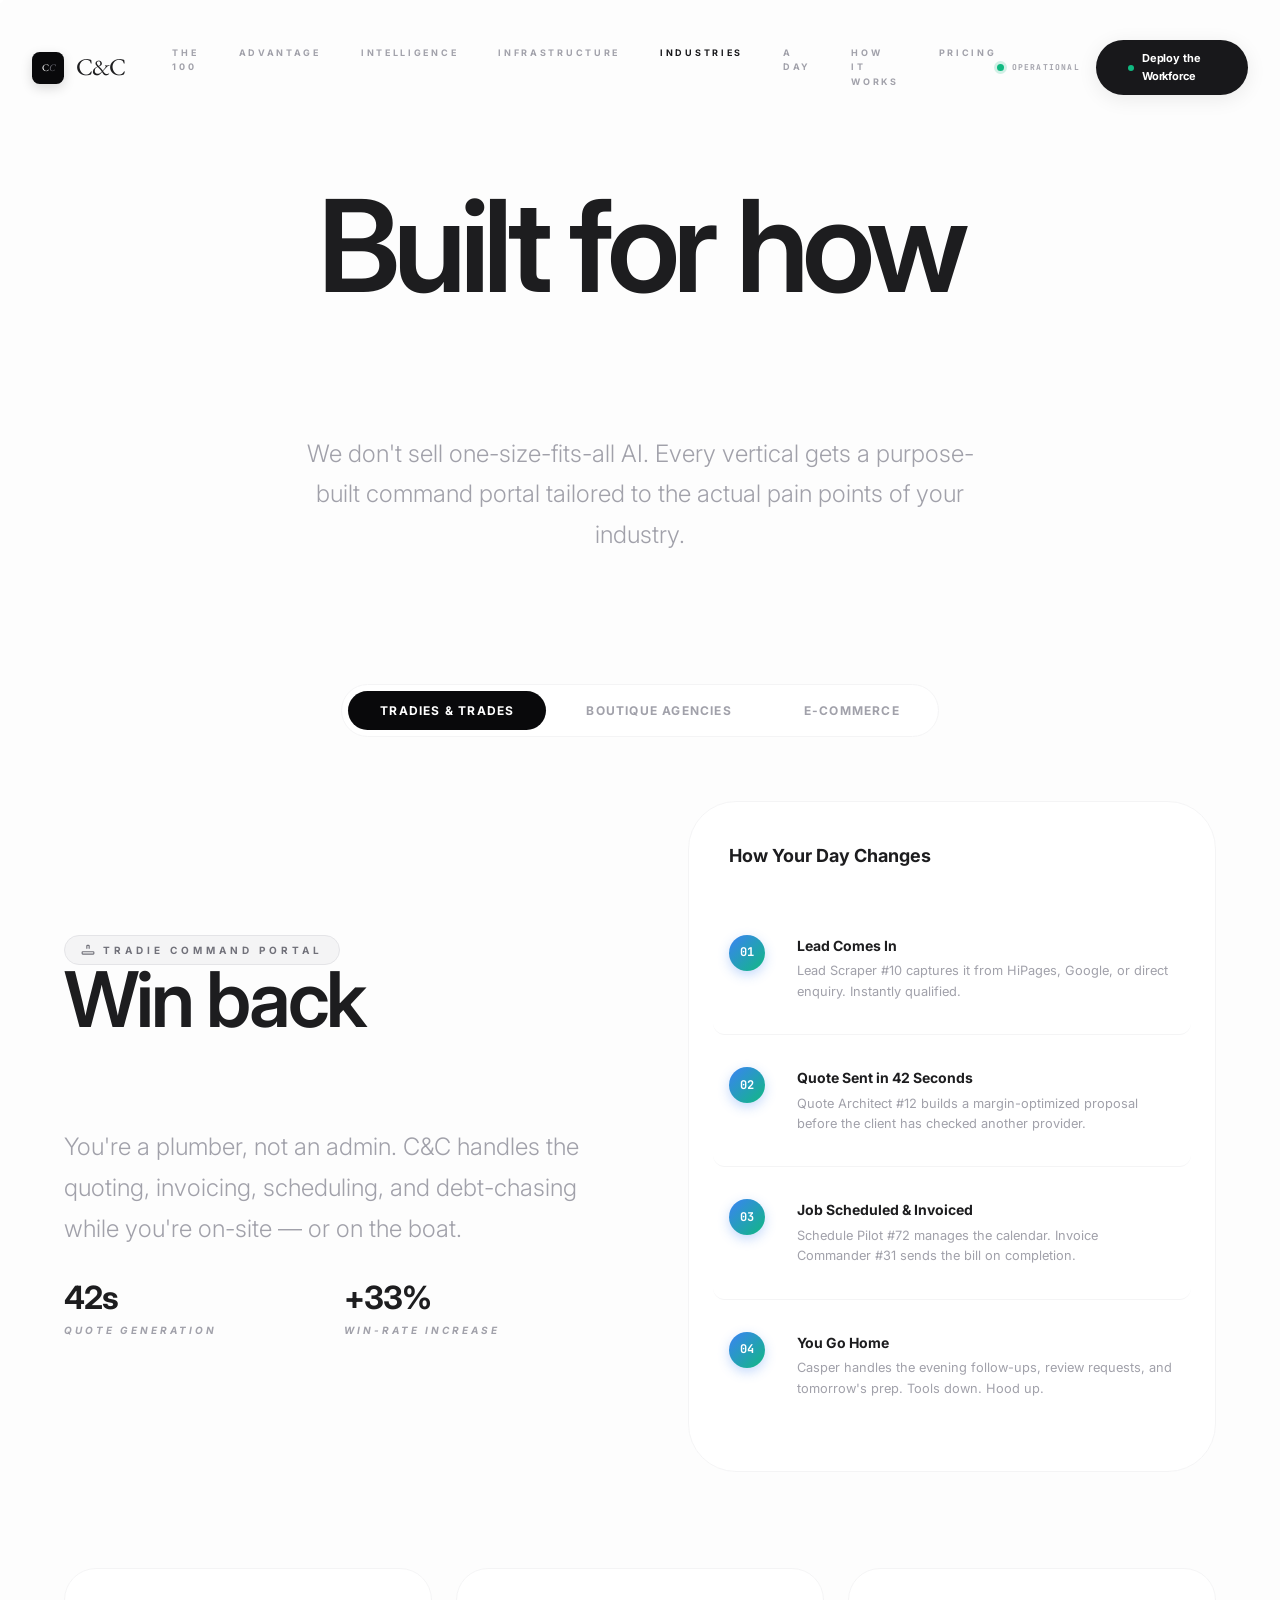
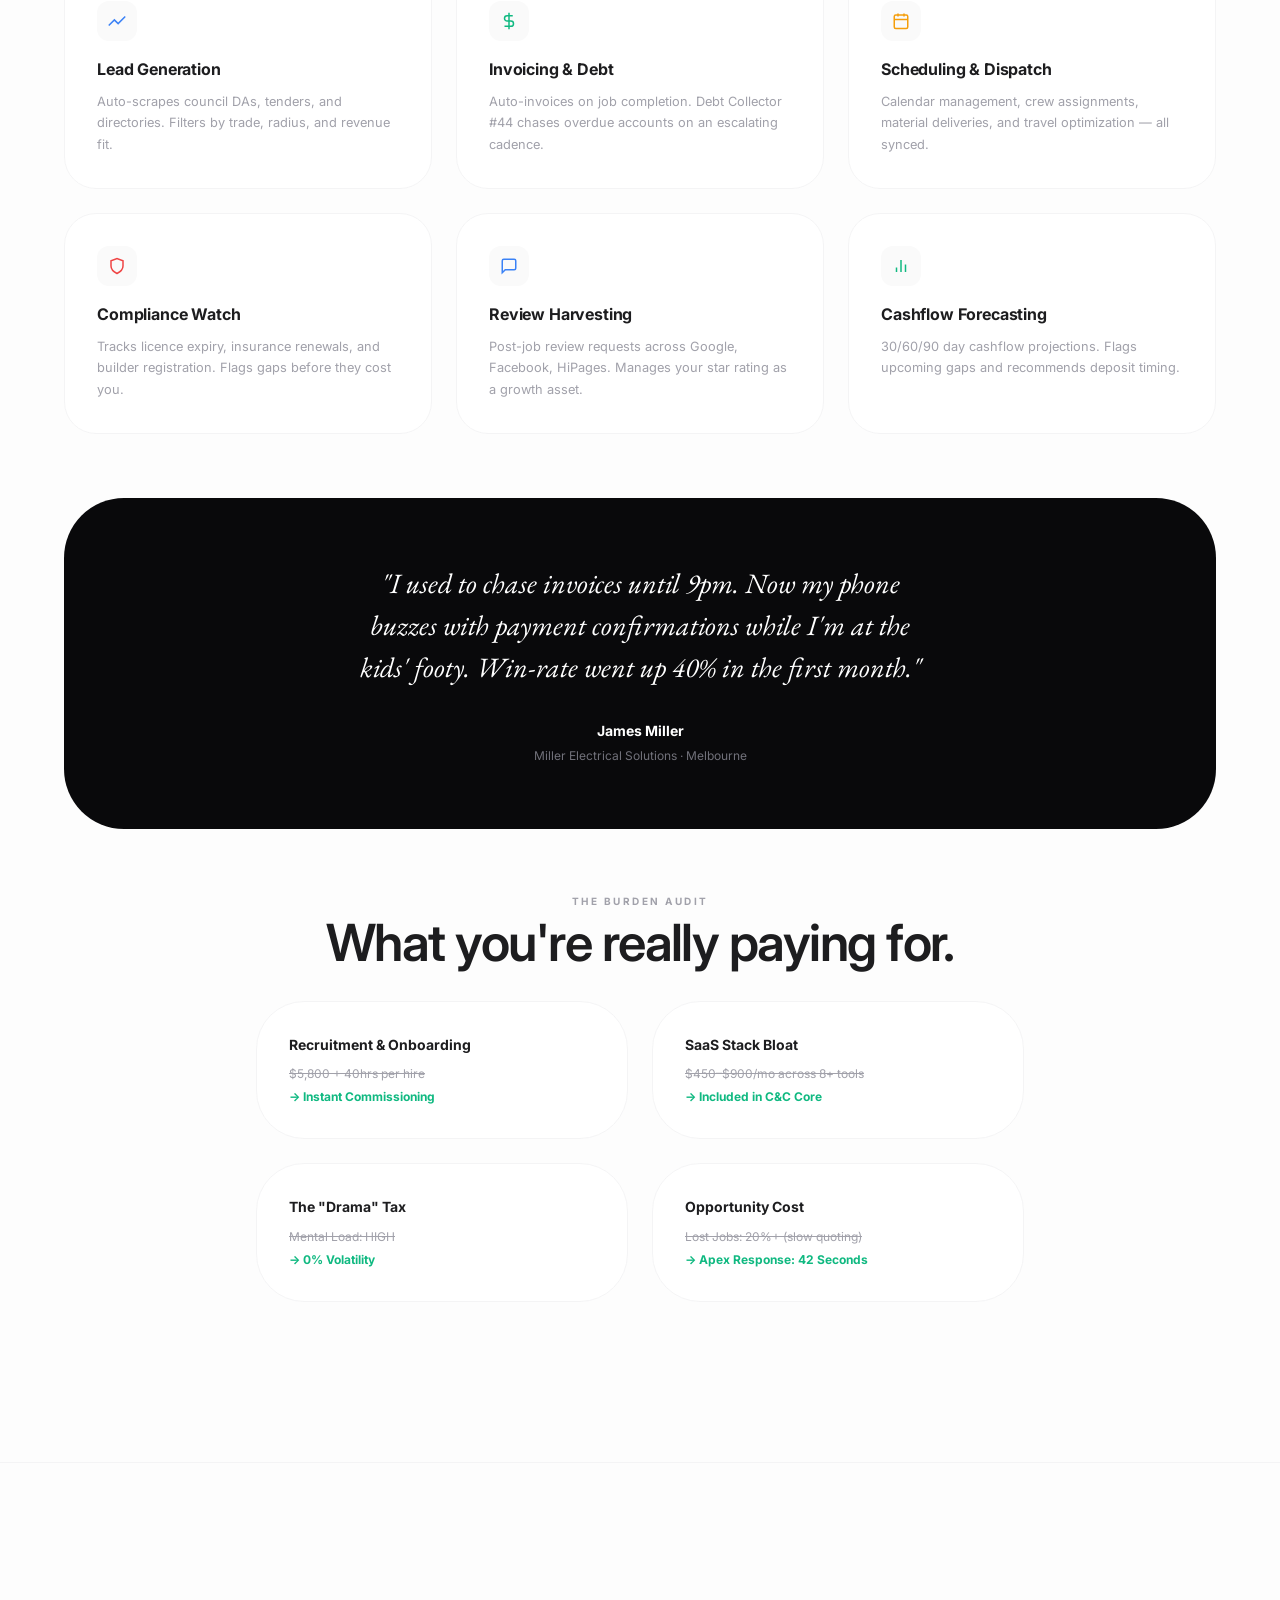
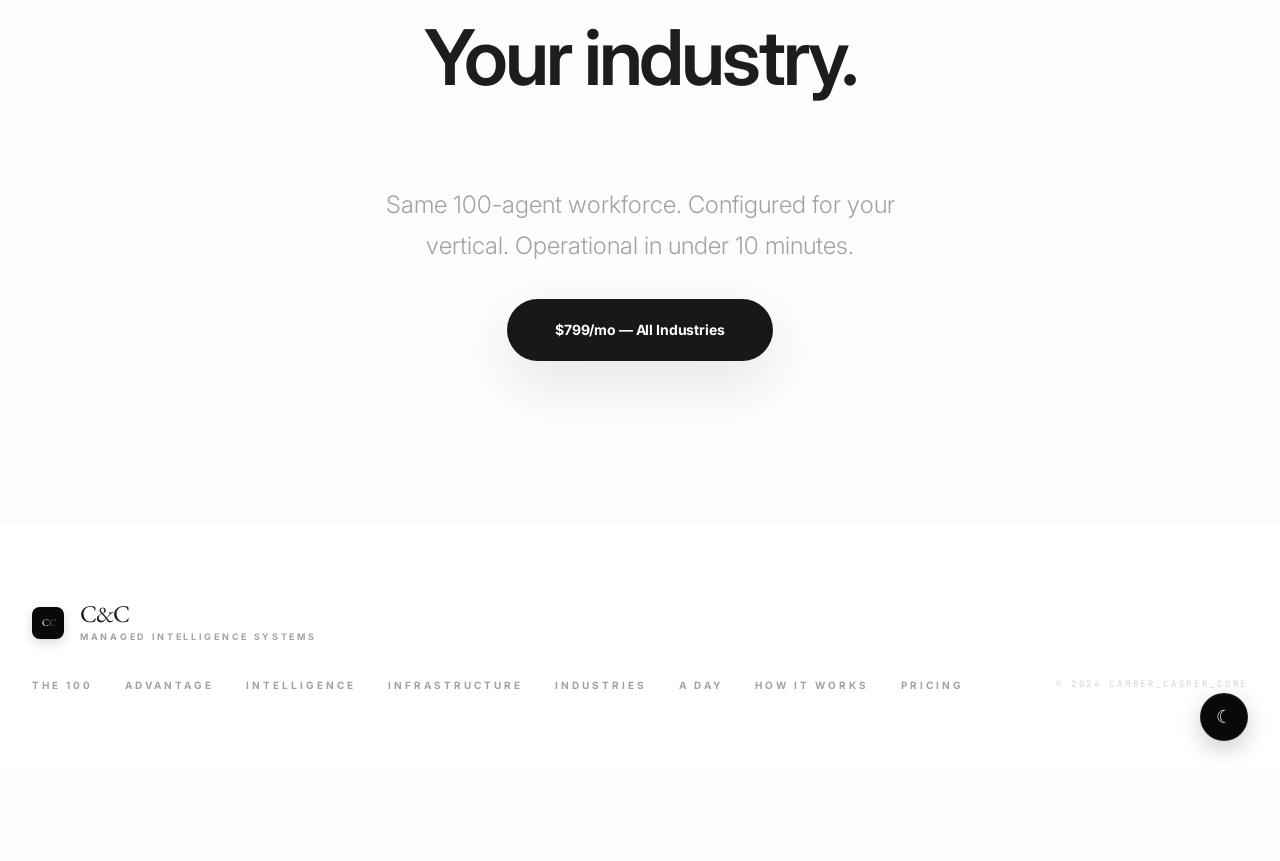
<file: site/industries.html>
<!DOCTYPE html>
<html lang="en">

<head>
  <meta charset="UTF-8">
  <meta name="viewport" content="width=device-width, initial-scale=1.0">
  <title>Industries — Tradies, Agencies, E-Commerce | Camber & Casper</title>
  <meta name="description"
    content="Built for Australian tradies, boutique agencies, and e-commerce operators. Win back your weekends.">
  <link rel="icon" href="favicon.svg" type="image/svg+xml">
  <meta property="og:title" content="Industries — Tradies, Agencies, E-Commerce | Camber &amp; Casper">
  <meta property="og:description"
    content="Built for Australian tradies, boutique agencies, and e-commerce operators. Win back your weekends.">
  <meta property="og:type" content="website">
  <meta name="twitter:card" content="summary_large_image">
  <meta name="twitter:title" content="Industries | Camber &amp; Casper">
  <link rel="preconnect" href="https://fonts.googleapis.com">
  <link
    href="https://fonts.googleapis.com/css2?family=EB+Garamond:ital,wght@0,400;0,500;1,400&family=Inter:wght@300;400;500;600;700;800&family=JetBrains+Mono:wght@400;700&display=swap"
    rel="stylesheet">
  <link rel="stylesheet" href="css/styles.css">
  <style>
    .tab-bar {
      display: flex;
      gap: 0.5rem;
      justify-content: center;
      margin-bottom: 4rem;
      border: 1px solid var(--cc-zinc-100);
      border-radius: 999px;
      padding: 0.375rem;
      background: white;
      width: fit-content;
      margin-left: auto;
      margin-right: auto;
    }

    .tab-btn {
      padding: 0.75rem 2rem;
      border-radius: 999px;
      border: none;
      background: transparent;
      font-size: 0.75rem;
      font-weight: 700;
      letter-spacing: 0.1em;
      text-transform: uppercase;
      cursor: pointer;
      color: var(--cc-zinc-400);
      transition: all 0.3s;
    }

    .tab-btn.active {
      background: var(--cc-zinc-950);
      color: white;
    }

    .tab-panel {
      display: none;
    }

    .tab-panel.active {
      display: block;
      animation: cc-tab-fade 0.35s cubic-bezier(0.22, 1, 0.36, 1) both;
    }

    .use-case {
      background: white;
      border: 1px solid var(--cc-zinc-100);
      border-radius: var(--radius-lg);
      padding: 2rem;
    }

    .use-case-icon {
      width: 2.5rem;
      height: 2.5rem;
      border-radius: 0.75rem;
      display: flex;
      align-items: center;
      justify-content: center;
      margin-bottom: 1rem;
      background: var(--cc-zinc-50);
    }

    .use-case h4 {
      font-weight: 700;
      font-size: 1rem;
      letter-spacing: -0.01em;
    }

    .use-case p {
      font-size: 0.8rem;
      color: var(--cc-zinc-400);
      line-height: 1.7;
      margin-top: 0.5rem;
    }

    .testimonial {
      background: var(--cc-zinc-950);
      border-radius: 60px;
      padding: 4rem;
      color: white;
      text-align: center;
    }

    .testimonial-quote {
      font-family: var(--font-serif);
      font-size: 1.75rem;
      font-style: italic;
      font-weight: 400;
      line-height: 1.5;
      max-width: 36rem;
      margin: 0 auto;
    }

    .testimonial-author {
      font-weight: 700;
      font-size: 0.875rem;
      margin-top: 2rem;
    }

    .testimonial-role {
      font-size: 0.75rem;
      color: var(--cc-zinc-500);
      margin-top: 0.25rem;
    }

    .workflow-step {
      display: flex;
      gap: 2rem;
      align-items: flex-start;
      padding: 2rem 0;
      border-bottom: 1px solid var(--cc-zinc-100);
    }

    .workflow-step:last-child {
      border-bottom: none;
    }

    .workflow-num {
      font-family: var(--font-mono);
      font-size: 1.5rem;
      font-weight: 700;
      color: var(--cc-blue-500);
      flex-shrink: 0;
      width: 3rem;
    }
  </style>
</head>

<body>
  <a href="#main" class="skip-to-content">Skip to content</a>

  <!-- NAV -->
  <nav class="nav" id="nav">
    <div class="nav-inner">
      <div style="display:flex;align-items:center;gap:3rem;">
        <a href="index.html" class="nav-logo">
          <div class="nav-logo-mark">C<span style="color:var(--cc-zinc-500);font-style:italic;">C</span></div>
          <span class="nav-logo-text font-serif">C&C</span>
        </a>
        <div class="nav-links">
          <a href="workforce.html">The 100</a>
          <a href="advantage.html">Advantage</a>
          <a href="intelligence.html">Intelligence</a>
          <a href="infrastructure.html">Infrastructure</a>
          <a href="industries.html" class="active">Industries</a>
          <a href="day.html">A Day</a>
          <a href="launch.html">How It Works</a>
          <a href="pricing.html">Pricing</a>
        </div>
      </div>
      <div style="display:flex;align-items:center;gap:1rem;">
        <span class="cc-status-dot" aria-label="System status"></span>
        <a href="pricing.html" class="nav-cta">Deploy the Workforce</a>
        <button class="mobile-menu-btn" aria-label="Menu"><span></span><span></span><span></span></button>
      </div>
    </div>
  </nav>

  <!-- MOBILE MENU PANEL -->
  <div class="mobile-menu">
    <a href="index.html">Home</a>
    <a href="workforce.html">The 100</a>
    <a href="advantage.html">Advantage</a>
    <a href="intelligence.html">Intelligence</a>
    <a href="infrastructure.html">Infrastructure</a>
    <a href="industries.html">Industries</a>
    <a href="day.html">A Day in Command</a>
    <a href="launch.html">How It Works</a>
    <a href="pricing.html" class="nav-cta">Deploy the Workforce</a>
  </div>

  <main id="main">
    <!-- HERO -->
    <section class="pt-40" style="padding:12rem 2rem 4rem;text-align:center;">
      <div class="reveal container-sm">
        <h1 class="text-hero">Built for how<br><span class="text-ghost cc-grad-text">you actually work.</span></h1>
        <p class="text-body-lg mt-6 mx-auto" style="max-width:42rem;color:var(--cc-zinc-400);">
          We don't sell one-size-fits-all AI. Every vertical gets a purpose-built command portal tailored to the actual
          pain points of your industry.
        </p>
      </div>
    </section>

    <!-- TAB NAVIGATION -->
    <section class="section" style="padding:4rem 2rem 10rem;">
      <div class="container">
        <div class="reveal tab-bar" id="industryTabs">
          <button class="tab-btn active" onclick="switchTab('tradies')">Tradies & Trades</button>
          <button class="tab-btn" onclick="switchTab('agencies')">Boutique Agencies</button>
          <button class="tab-btn" onclick="switchTab('ecommerce')">E-Commerce</button>
        </div>

        <!-- ============================================
             TRADIES TAB
             Sources: Tradie Command Portal, cc tradie v1.1
             "Win back your weekends."
             James Miller testimonial, 42-second quotes
             ============================================ -->
        <div class="tab-panel active" id="tab-tradies">
          <div class="reveal"
            style="display:grid;grid-template-columns:1fr 1fr;gap:6rem;align-items:center;margin-bottom:6rem;">
            <div>
              <div class="badge badge-light mb-6">
                <svg width="14" height="14" viewBox="0 0 24 24" fill="none" stroke="currentColor" stroke-width="2">
                  <path d="M2 18a1 1 0 0 0 1 1h18a1 1 0 0 0 1-1v-2a1 1 0 0 0-1-1H3a1 1 0 0 0-1 1v2z" />
                  <path d="M10 10V5a1 1 0 0 1 1-1h2a1 1 0 0 1 1 1v5" />
                </svg>
                Tradie Command Portal
              </div>
              <h2 class="text-display">Win back<br><span class="text-ghost cc-grad-text">your weekends.</span></h2>
              <p class="text-body-lg mt-6" style="color:var(--cc-zinc-400);">
                You're a plumber, not an admin. C&C handles the quoting, invoicing, scheduling, and debt-chasing while
                you're on-site — or on the boat.
              </p>
              <div class="grid-2 mt-8" style="gap:2rem;">
                <div class="stat">
                  <div class="stat-value" data-scramble="42s">42s</div>
                  <div class="stat-label italic">Quote Generation</div>
                </div>
                <div class="stat">
                  <div class="stat-value" data-count="40" data-prefix="+" data-suffix="%">0</div>
                  <div class="stat-label italic">Win-Rate Increase</div>
                </div>
              </div>
            </div>
            <div>
              <!-- Tradie Workflow — from Tradie Command Portal -->
              <div class="card cc-glow-border cc-lift" style="padding:2.5rem;">
                <h3 style="font-weight:700;font-size:1.125rem;margin-bottom:2rem;">How Your Day Changes</h3>
                <div class="workflow-step">
                  <div class="workflow-num">01</div>
                  <div>
                    <h4 style="font-weight:700;font-size:0.875rem;">Lead Comes In</h4>
                    <p style="font-size:0.8rem;color:var(--cc-zinc-400);margin-top:0.25rem;">Lead Scraper #10 captures
                      it from HiPages, Google, or direct enquiry. Instantly qualified.</p>
                  </div>
                </div>
                <div class="workflow-step">
                  <div class="workflow-num">02</div>
                  <div>
                    <h4 style="font-weight:700;font-size:0.875rem;">Quote Sent in 42 Seconds</h4>
                    <p style="font-size:0.8rem;color:var(--cc-zinc-400);margin-top:0.25rem;">Quote Architect #12 builds
                      a margin-optimized proposal before the client has checked another provider.</p>
                  </div>
                </div>
                <div class="workflow-step">
                  <div class="workflow-num">03</div>
                  <div>
                    <h4 style="font-weight:700;font-size:0.875rem;">Job Scheduled & Invoiced</h4>
                    <p style="font-size:0.8rem;color:var(--cc-zinc-400);margin-top:0.25rem;">Schedule Pilot #72 manages
                      the calendar. Invoice Commander #31 sends the bill on completion.</p>
                  </div>
                </div>
                <div class="workflow-step">
                  <div class="workflow-num">04</div>
                  <div>
                    <h4 style="font-weight:700;font-size:0.875rem;">You Go Home</h4>
                    <p style="font-size:0.8rem;color:var(--cc-zinc-400);margin-top:0.25rem;">Casper handles the evening
                      follow-ups, review requests, and tomorrow's prep. Tools down. Hood up.</p>
                  </div>
                </div>
              </div>
            </div>
          </div>
          <!-- Use Cases Grid -->
          <div class="grid-3 reveal" style="gap:1.5rem;margin-bottom:4rem;">
            <div class="use-case">
              <div class="use-case-icon"><svg width="18" height="18" viewBox="0 0 24 24" fill="none"
                  stroke="var(--cc-blue-500)" stroke-width="2">
                  <polyline points="23 6 13.5 15.5 8.5 10.5 1 18" />
                </svg></div>
              <h4>Lead Generation</h4>
              <p>Auto-scrapes council DAs, tenders, and directories. Filters by trade, radius, and revenue fit.</p>
            </div>
            <div class="use-case">
              <div class="use-case-icon"><svg width="18" height="18" viewBox="0 0 24 24" fill="none"
                  stroke="var(--cc-emerald-500)" stroke-width="2">
                  <line x1="12" y1="1" x2="12" y2="23" />
                  <path d="M17 5H9.5a3.5 3.5 0 0 0 0 7h5a3.5 3.5 0 0 1 0 7H6" />
                </svg></div>
              <h4>Invoicing & Debt</h4>
              <p>Auto-invoices on job completion. Debt Collector #44 chases overdue accounts on an escalating cadence.
              </p>
            </div>
            <div class="use-case">
              <div class="use-case-icon"><svg width="18" height="18" viewBox="0 0 24 24" fill="none"
                  stroke="var(--cc-amber-500)" stroke-width="2">
                  <rect x="3" y="4" width="18" height="18" rx="2" ry="2" />
                  <line x1="16" y1="2" x2="16" y2="6" />
                  <line x1="8" y1="2" x2="8" y2="6" />
                  <line x1="3" y1="10" x2="21" y2="10" />
                </svg></div>
              <h4>Scheduling & Dispatch</h4>
              <p>Calendar management, crew assignments, material deliveries, and travel optimization — all synced.</p>
            </div>
            <div class="use-case">
              <div class="use-case-icon"><svg width="18" height="18" viewBox="0 0 24 24" fill="none"
                  stroke="var(--cc-red-500)" stroke-width="2">
                  <path d="M12 22s8-4 8-10V5l-8-3-8 3v7c0 6 8 10 8 10z" />
                </svg></div>
              <h4>Compliance Watch</h4>
              <p>Tracks licence expiry, insurance renewals, and builder registration. Flags gaps before they cost you.
              </p>
            </div>
            <div class="use-case">
              <div class="use-case-icon"><svg width="18" height="18" viewBox="0 0 24 24" fill="none"
                  stroke="var(--cc-blue-500)" stroke-width="2">
                  <path d="M21 15a2 2 0 0 1-2 2H7l-4 4V5a2 2 0 0 1 2-2h14a2 2 0 0 1 2 2z" />
                </svg></div>
              <h4>Review Harvesting</h4>
              <p>Post-job review requests across Google, Facebook, HiPages. Manages your star rating as a growth asset.
              </p>
            </div>
            <div class="use-case">
              <div class="use-case-icon"><svg width="18" height="18" viewBox="0 0 24 24" fill="none"
                  stroke="var(--cc-emerald-500)" stroke-width="2">
                  <line x1="18" y1="20" x2="18" y2="10" />
                  <line x1="12" y1="20" x2="12" y2="4" />
                  <line x1="6" y1="20" x2="6" y2="14" />
                </svg></div>
              <h4>Cashflow Forecasting</h4>
              <p>30/60/90 day cashflow projections. Flags upcoming gaps and recommends deposit timing.</p>
            </div>
          </div>
          <!-- Testimonial — from Tradie Command Portal "James Miller" -->
          <div class="testimonial reveal">
            <div class="testimonial-quote">"I used to chase invoices until 9pm. Now my phone buzzes with payment
              confirmations while I'm at the kids' footy. Win-rate went up 40% in the first month."</div>
            <div class="testimonial-author">James Miller</div>
            <div class="testimonial-role">Miller Electrical Solutions · Melbourne</div>
          </div>
          <!-- Burden Audit — from Tradie Command Portal -->
          <div class="reveal" style="margin-top:4rem;">
            <div class="text-center mb-8">
              <p class="text-label cc-label-track" style="color:var(--cc-zinc-400);">The Burden Audit</p>
              <h3 class="text-headline mt-2">What you're really paying for.</h3>
            </div>
            <div style="display:grid;grid-template-columns:1fr 1fr;gap:1.5rem;max-width:48rem;margin:0 auto;">
              <div class="card" style="padding:2rem;">
                <h4 style="font-weight:700;font-size:0.875rem;">Recruitment & Onboarding</h4>
                <p style="font-size:0.75rem;color:var(--cc-zinc-400);text-decoration:line-through;margin-top:0.5rem;">
                  $5,800 + 40hrs per hire</p>
                <p style="font-size:0.75rem;color:var(--cc-emerald-500);font-weight:700;margin-top:0.25rem;">→ Instant
                  Commissioning</p>
              </div>
              <div class="card" style="padding:2rem;">
                <h4 style="font-weight:700;font-size:0.875rem;">SaaS Stack Bloat</h4>
                <p style="font-size:0.75rem;color:var(--cc-zinc-400);text-decoration:line-through;margin-top:0.5rem;">
                  $450–$900/mo across 8+ tools</p>
                <p style="font-size:0.75rem;color:var(--cc-emerald-500);font-weight:700;margin-top:0.25rem;">→ Included
                  in C&C Core</p>
              </div>
              <div class="card" style="padding:2rem;">
                <h4 style="font-weight:700;font-size:0.875rem;">The "Drama" Tax</h4>
                <p style="font-size:0.75rem;color:var(--cc-zinc-400);text-decoration:line-through;margin-top:0.5rem;">
                  Mental Load: HIGH</p>
                <p style="font-size:0.75rem;color:var(--cc-emerald-500);font-weight:700;margin-top:0.25rem;">→ 0%
                  Volatility</p>
              </div>
              <div class="card" style="padding:2rem;">
                <h4 style="font-weight:700;font-size:0.875rem;">Opportunity Cost</h4>
                <p style="font-size:0.75rem;color:var(--cc-zinc-400);text-decoration:line-through;margin-top:0.5rem;">
                  Lost Jobs: 20%+ (slow quoting)</p>
                <p style="font-size:0.75rem;color:var(--cc-emerald-500);font-weight:700;margin-top:0.25rem;">→ Apex
                  Response: 42 Seconds</p>
              </div>
            </div>
          </div>
        </div>

        <!-- ============================================
             AGENCIES TAB
             Source: C&C Agency Command Portal.txt
             "Output like a network agency. Run like a founder."
             ============================================ -->
        <div class="tab-panel" id="tab-agencies">
          <div class="reveal"
            style="display:grid;grid-template-columns:1fr 1fr;gap:6rem;align-items:center;margin-bottom:6rem;">
            <div>
              <div class="badge badge-light mb-6">
                <svg width="14" height="14" viewBox="0 0 24 24" fill="none" stroke="currentColor" stroke-width="2">
                  <rect x="2" y="7" width="20" height="14" rx="2" ry="2" />
                  <path d="M16 21V5a2 2 0 0 0-2-2h-4a2 2 0 0 0-2 2v16" />
                </svg>
                Agency Command Portal
              </div>
              <h2 class="text-display">Output like<br><span class="text-ghost cc-grad-text">a network agency.</span>
              </h2>
              <p class="text-body-lg mt-6" style="color:var(--cc-zinc-400);">
                You're a boutique agency punching above your weight. C&C gives you the research depth, reporting
                cadence, and outbound volume of agencies 10x your size. Run like a founder, output like a network.
              </p>
              <div class="grid-2 mt-8" style="gap:2rem;">
                <div class="stat">
                  <div class="stat-value" data-count="10" data-suffix="x">0</div>
                  <div class="stat-label italic">Research Output</div>
                </div>
                <div class="stat">
                  <div class="stat-value">24/7</div>
                  <div class="stat-label italic">Client Monitoring</div>
                </div>
              </div>
            </div>
            <div class="card cc-glow-border cc-lift" style="padding:2.5rem;">
              <h3 style="font-weight:700;font-size:1.125rem;margin-bottom:2rem;">Your Agency, Supercharged</h3>
              <div class="workflow-step">
                <div class="workflow-num">01</div>
                <div>
                  <h4 style="font-weight:700;font-size:0.875rem;">Deep Research</h4>
                  <p style="font-size:0.8rem;color:var(--cc-zinc-400);margin-top:0.25rem;">Competitive analysis, market
                    mapping, and audience insights — all before the brief lands.</p>
                </div>
              </div>
              <div class="workflow-step">
                <div class="workflow-num">02</div>
                <div>
                  <h4 style="font-weight:700;font-size:0.875rem;">Content at Scale</h4>
                  <p style="font-size:0.8rem;color:var(--cc-zinc-400);margin-top:0.25rem;">Draft copy, social calendars,
                    and reporting packs generated and scheduled automatically.</p>
                </div>
              </div>
              <div class="workflow-step">
                <div class="workflow-num">03</div>
                <div>
                  <h4 style="font-weight:700;font-size:0.875rem;">Client Reporting</h4>
                  <p style="font-size:0.8rem;color:var(--cc-zinc-400);margin-top:0.25rem;">White-label reports with
                    real-time data. Client dashboards that update without you touching them.</p>
                </div>
              </div>
              <div class="workflow-step">
                <div class="workflow-num">04</div>
                <div>
                  <h4 style="font-weight:700;font-size:0.875rem;">New Business Pipeline</h4>
                  <p style="font-size:0.8rem;color:var(--cc-zinc-400);margin-top:0.25rem;">Outbound prospecting,
                    proposal generation, and pitch deck assembly — all automated.</p>
                </div>
              </div>
            </div>
          </div>
          <div class="grid-3 reveal" style="gap:1.5rem;">
            <div class="use-case">
              <div class="use-case-icon"><svg width="18" height="18" viewBox="0 0 24 24" fill="none"
                  stroke="var(--cc-blue-500)" stroke-width="2">
                  <circle cx="11" cy="11" r="8" />
                  <line x1="21" y1="21" x2="16.65" y2="16.65" />
                </svg></div>
              <h4>Market Intelligence</h4>
              <p>Competitor monitoring, trend detection, and opportunity identification across your client's verticals.
              </p>
            </div>
            <div class="use-case">
              <div class="use-case-icon"><svg width="18" height="18" viewBox="0 0 24 24" fill="none"
                  stroke="var(--cc-emerald-500)" stroke-width="2">
                  <path d="M14 2H6a2 2 0 0 0-2 2v16a2 2 0 0 0 2 2h12a2 2 0 0 0 2-2V8z" />
                  <polyline points="14 2 14 8 20 8" />
                </svg></div>
              <h4>Automated Reporting</h4>
              <p>Weekly and monthly reporting packs with real data, insights, and recommendations — zero manual work.
              </p>
            </div>
            <div class="use-case">
              <div class="use-case-icon"><svg width="18" height="18" viewBox="0 0 24 24" fill="none"
                  stroke="var(--cc-amber-500)" stroke-width="2">
                  <path d="M17 21v-2a4 4 0 0 0-4-4H5a4 4 0 0 0-4 4v2" />
                  <circle cx="9" cy="7" r="4" />
                  <path d="M23 21v-2a4 4 0 0 0-3-3.87" />
                </svg></div>
              <h4>Outbound at Scale</h4>
              <p>Personalized outreach, LinkedIn automation, and follow-up sequences that feel human.</p>
            </div>
          </div>
          <!-- Agency Burden Audit -->
          <div class="reveal" style="margin-top:4rem;">
            <div class="text-center mb-8">
              <p class="text-label cc-label-track" style="color:var(--cc-zinc-400);">Agency Burden Audit</p>
              <h3 class="text-headline mt-2">One Account Manager salary covers C&C for 12 years.</h3>
            </div>
            <div style="display:grid;grid-template-columns:1fr 1fr;gap:1.5rem;max-width:48rem;margin:0 auto;">
              <div class="card" style="padding:2rem;">
                <h4 style="font-weight:700;font-size:0.875rem;">Specialized Talent</h4>
                <p style="font-size:0.75rem;color:var(--cc-zinc-400);text-decoration:line-through;margin-top:0.5rem;">
                  $120k+/yr per Senior</p>
                <p style="font-size:0.75rem;color:var(--cc-emerald-500);font-weight:700;margin-top:0.25rem;">→ 100
                  Polymath Agents</p>
              </div>
              <div class="card" style="padding:2rem;">
                <h4 style="font-weight:700;font-size:0.875rem;">Non-Billable Grind</h4>
                <p style="font-size:0.75rem;color:var(--cc-zinc-400);text-decoration:line-through;margin-top:0.5rem;">
                  40% of Staff Time</p>
                <p style="font-size:0.75rem;color:var(--cc-emerald-500);font-weight:700;margin-top:0.25rem;">→ 100%
                  Autonomous Ops</p>
              </div>
              <div class="card" style="padding:2rem;">
                <h4 style="font-weight:700;font-size:0.875rem;">Client Data Leakage</h4>
                <p style="font-size:0.75rem;color:var(--cc-zinc-400);text-decoration:line-through;margin-top:0.5rem;">
                  Brand Reputation Risk (Global LLMs)</p>
                <p style="font-size:0.75rem;color:var(--cc-emerald-500);font-weight:700;margin-top:0.25rem;">→ Sovereign
                  AU Shield</p>
              </div>
              <div class="card" style="padding:2rem;">
                <h4 style="font-weight:700;font-size:0.875rem;">The Scaling Ceiling</h4>
                <p style="font-size:0.75rem;color:var(--cc-zinc-400);text-decoration:line-through;margin-top:0.5rem;">
                  Fixed by Headcount</p>
                <p style="font-size:0.75rem;color:var(--cc-emerald-500);font-weight:700;margin-top:0.25rem;">→ Elastic
                  Scale</p>
              </div>
            </div>
            <p class="text-center mt-6" style="font-size:0.75rem;color:var(--cc-zinc-400);font-style:italic;">Agencies
              using standard LLMs are inadvertently leaking client strategies to global training pools. C&C is
              air-gapped.</p>
          </div>
        </div>

        <!-- ============================================
             E-COMMERCE TAB
             Source: C&C E-commerce Command.txt
             "Supply Forensics. LTV Optimization."
             ============================================ -->
        <div class="tab-panel" id="tab-ecommerce">
          <div class="reveal"
            style="display:grid;grid-template-columns:1fr 1fr;gap:6rem;align-items:center;margin-bottom:6rem;">
            <div>
              <div class="badge badge-light mb-6">
                <svg width="14" height="14" viewBox="0 0 24 24" fill="none" stroke="currentColor" stroke-width="2">
                  <circle cx="8" cy="21" r="1" />
                  <circle cx="19" cy="21" r="1" />
                  <path d="M2.05 2.05h2l2.66 12.42a2 2 0 0 0 2 1.58h9.78a2 2 0 0 0 1.95-1.57l1.65-7.43H5.12" />
                </svg>
                E-Commerce Command
              </div>
              <h2 class="text-display">Commerce<br><span class="text-ghost cc-grad-text">on autopilot.</span></h2>
              <p class="text-body-lg mt-6" style="color:var(--cc-zinc-400);">
                Supply forensics, LTV optimization, and negotiated supplier recovery. Your e-commerce operation runs
                24/7 with agents managing inventory, pricing, and customer lifecycle.
              </p>
              <div class="grid-2 mt-8" style="gap:2rem;">
                <div class="stat">
                  <div class="stat-value" data-count="32" data-prefix="+" data-suffix="%">0</div>
                  <div class="stat-label italic">LTV Increase</div>
                </div>
                <div class="stat">
                  <div class="stat-value" data-count="18" data-prefix="-" data-suffix="%">0</div>
                  <div class="stat-label italic">Stock Wastage</div>
                </div>
              </div>
            </div>
            <div class="card cc-glow-border cc-lift" style="padding:2.5rem;">
              <h3 style="font-weight:700;font-size:1.125rem;margin-bottom:2rem;">Your Store, Optimized</h3>
              <div class="workflow-step">
                <div class="workflow-num">01</div>
                <div>
                  <h4 style="font-weight:700;font-size:0.875rem;">Supply Chain Intelligence</h4>
                  <p style="font-size:0.8rem;color:var(--cc-zinc-400);margin-top:0.25rem;">Tracks supplier pricing, lead
                    times, and reliability. Auto-negotiates reorders based on forecasted demand.</p>
                </div>
              </div>
              <div class="workflow-step">
                <div class="workflow-num">02</div>
                <div>
                  <h4 style="font-weight:700;font-size:0.875rem;">Dynamic Pricing</h4>
                  <p style="font-size:0.8rem;color:var(--cc-zinc-400);margin-top:0.25rem;">Adjusts pricing in real-time
                    based on competitor moves, margin targets, and demand signals.</p>
                </div>
              </div>
              <div class="workflow-step">
                <div class="workflow-num">03</div>
                <div>
                  <h4 style="font-weight:700;font-size:0.875rem;">Customer Lifecycle</h4>
                  <p style="font-size:0.8rem;color:var(--cc-zinc-400);margin-top:0.25rem;">Churn prediction, win-back
                    campaigns, and LTV optimization running continuously.</p>
                </div>
              </div>
              <div class="workflow-step">
                <div class="workflow-num">04</div>
                <div>
                  <h4 style="font-weight:700;font-size:0.875rem;">Loss Recovery</h4>
                  <p style="font-size:0.8rem;color:var(--cc-zinc-400);margin-top:0.25rem;">Abandoned cart recovery,
                    refund negotiation, and inventory loss-prevention at machine speed.</p>
                </div>
              </div>
            </div>
          </div>
          <div class="grid-3 reveal" style="gap:1.5rem;">
            <div class="use-case">
              <div class="use-case-icon"><svg width="18" height="18" viewBox="0 0 24 24" fill="none"
                  stroke="var(--cc-blue-500)" stroke-width="2">
                  <line x1="18" y1="20" x2="18" y2="10" />
                  <line x1="12" y1="20" x2="12" y2="4" />
                  <line x1="6" y1="20" x2="6" y2="14" />
                </svg></div>
              <h4>Demand Forecasting</h4>
              <p>Predictive inventory management using historical sales, seasonal trends, and market signals.</p>
            </div>
            <div class="use-case">
              <div class="use-case-icon"><svg width="18" height="18" viewBox="0 0 24 24" fill="none"
                  stroke="var(--cc-emerald-500)" stroke-width="2">
                  <path
                    d="M20.84 4.61a5.5 5.5 0 0 0-7.78 0L12 5.67l-1.06-1.06a5.5 5.5 0 0 0-7.78 7.78l1.06 1.06L12 21.23l7.78-7.78 1.06-1.06a5.5 5.5 0 0 0 0-7.78z" />
                </svg></div>
              <h4>Customer Retention</h4>
              <p>Identifies at-risk customers before they churn. Triggers personalized win-back sequences.</p>
            </div>
            <div class="use-case">
              <div class="use-case-icon"><svg width="18" height="18" viewBox="0 0 24 24" fill="none"
                  stroke="var(--cc-amber-500)" stroke-width="2">
                  <line x1="12" y1="1" x2="12" y2="23" />
                  <path d="M17 5H9.5a3.5 3.5 0 0 0 0 7h5a3.5 3.5 0 0 1 0 7H6" />
                </svg></div>
              <h4>Margin Optimization</h4>
              <p>Real-time margin tracking across SKUs with automated repricing to protect profit targets.</p>
            </div>
          </div>
          <!-- Supply Forensics + Refund Forensics — from E-commerce Command -->
          <div class="reveal" style="display:grid;grid-template-columns:1fr 1fr;gap:2rem;margin-top:4rem;">
            <div class="card"
              style="padding:2.5rem;background:var(--cc-zinc-950);border-color:var(--cc-zinc-900);color:white;">
              <div class="font-mono"
                style="font-size:0.5rem;color:var(--cc-zinc-600);letter-spacing:0.3em;margin-bottom:1rem;">
                SUPPLY_FORENSICS</div>
              <h4 style="font-weight:700;font-size:1.125rem;">Supply Chain Intelligence</h4>
              <p style="font-size:0.8rem;color:var(--cc-zinc-500);line-height:1.7;margin-top:0.75rem;">
                Casper monitors global shipping lanes and manufacturer lead-times. Knows if a port strike in Ningbo will
                delay your Sydney restock by 14 days and automatically throttles ad-spend.
              </p>
              <div
                style="margin-top:1.5rem;padding:1rem;background:var(--cc-zinc-900);border-radius:var(--radius-sm);font-family:var(--font-mono);font-size:0.625rem;">
                <div style="color:var(--cc-red-500);">⚠ Ningbo Port Strike: 14 Day Projected Delay</div>
                <div style="color:var(--cc-amber-500);margin-top:0.5rem;">↳ Auto-throttling Facebook spend by 18%</div>
                <div style="color:var(--cc-emerald-500);margin-top:0.5rem;">✓ Alternate supplier secured: Melbourne 3PL
                </div>
              </div>
            </div>
            <div class="card"
              style="padding:2.5rem;background:var(--cc-zinc-950);border-color:var(--cc-zinc-900);color:white;">
              <div class="font-mono"
                style="font-size:0.5rem;color:var(--cc-zinc-600);letter-spacing:0.3em;margin-bottom:1rem;">
                REFUND_FORENSICS</div>
              <h4 style="font-weight:700;font-size:1.125rem;">Refund & Return Intelligence</h4>
              <p style="font-size:0.8rem;color:var(--cc-zinc-500);line-height:1.7;margin-top:0.75rem;">
                Returns are the silent killer of e-com profit. Casper identifies the exact manufacturing batch,
                warehouse shift, or shipping route causing return spikes.
              </p>
              <div
                style="margin-top:1.5rem;padding:1rem;background:var(--cc-zinc-900);border-radius:var(--radius-sm);font-family:var(--font-mono);font-size:0.625rem;">
                <div style="color:var(--cc-red-500);">🔍 Batch_CN_004: 22% return rate</div>
                <div style="color:var(--cc-zinc-400);margin-top:0.5rem;">↳ Reason: "Sizing Inconsistency"</div>
                <div style="color:var(--cc-blue-500);margin-top:0.5rem;">→ Auto-dispute filed with Mascot 3PL</div>
              </div>
            </div>
          </div>
          <!-- E-commerce Burden Audit -->
          <div class="reveal" style="margin-top:4rem;">
            <div class="text-center mb-8">
              <p class="text-label cc-label-track" style="color:var(--cc-zinc-400);">Merchant Burden Audit</p>
            </div>
            <div style="display:grid;grid-template-columns:1fr 1fr 1fr;gap:1.5rem;max-width:48rem;margin:0 auto;">
              <div class="card" style="padding:2rem;text-align:center;">
                <h4 style="font-weight:700;font-size:0.75rem;">Customer Support</h4>
                <p style="font-size:0.75rem;color:var(--cc-zinc-400);text-decoration:line-through;margin-top:0.5rem;">
                  $45k/yr (Offshore)</p>
                <p style="font-size:0.75rem;color:var(--cc-emerald-500);font-weight:700;">→ $799/mo</p>
              </div>
              <div class="card" style="padding:2rem;text-align:center;">
                <h4 style="font-weight:700;font-size:0.75rem;">3PL Coordination</h4>
                <p style="font-size:0.75rem;color:var(--cc-zinc-400);text-decoration:line-through;margin-top:0.5rem;">
                  15hrs/wk (Founder)</p>
                <p style="font-size:0.75rem;color:var(--cc-emerald-500);font-weight:700;">→ Autonomous</p>
              </div>
              <div class="card" style="padding:2rem;text-align:center;">
                <h4 style="font-weight:700;font-size:0.75rem;">Ad Optimization</h4>
                <p style="font-size:0.75rem;color:var(--cc-zinc-400);text-decoration:line-through;margin-top:0.5rem;">
                  $3k/mo (Agency)</p>
                <p style="font-size:0.75rem;color:var(--cc-emerald-500);font-weight:700;">→ Native Integration</p>
              </div>
            </div>
          </div>
        </div>
      </div>
    </section>

    <!-- CTA -->
    <section class="section" style="padding:10rem 2rem;text-align:center;border-top:1px solid var(--cc-zinc-100);">
      <div class="reveal container-sm">
        <h2 class="text-display">Your industry.<br><span class="text-ghost cc-grad-text">Your command portal.</span>
        </h2>
        <p class="text-body-lg mt-6 mx-auto" style="max-width:36rem;color:var(--cc-zinc-400);">
          Same 100-agent workforce. Configured for your vertical. Operational in under 10 minutes.
        </p>
        <a href="pricing.html" class="btn-primary mt-8">$799/mo — All Industries</a>
      </div>
    </section>
  </main>

  <!-- FOOTER -->
  <footer class="footer">
    <div class="footer-inner">
      <div class="footer-brand">
        <div class="nav-logo-mark">C<span style="color:var(--cc-zinc-500);font-style:italic;">C</span></div>
        <div>
          <span class="font-serif"
            style="font-size:1.5rem;letter-spacing:-0.05em;display:block;line-height:1;">C&C</span>
          <span class="text-micro" style="color:var(--cc-zinc-400);margin-top:0.25rem;display:block;">Managed
            Intelligence Systems</span>
        </div>
      </div>
      <div class="footer-links">
        <a href="workforce.html">The 100</a>
        <a href="advantage.html">Advantage</a>
        <a href="intelligence.html">Intelligence</a>
        <a href="infrastructure.html">Infrastructure</a>
        <a href="industries.html">Industries</a>
        <a href="day.html">A Day</a>
        <a href="launch.html">How It Works</a>
        <a href="pricing.html">Pricing</a>
      </div>
      <div class="footer-copy">© 2024 CAMBER_CASPER_CORE</div>
    </div>
  </footer>

  <script src="js/main.js"></script>
  <script>
    function switchTab(id) {
      document.querySelectorAll('.tab-panel').forEach(p => p.classList.remove('active', 'cc-tab-anim'));
      document.querySelectorAll('.tab-btn').forEach(b => b.classList.remove('active'));
      const panel = document.getElementById('tab-' + id);
      panel.classList.add('active');
      void panel.offsetWidth;
      panel.classList.add('cc-tab-anim');
      event.currentTarget.classList.add('active');
      // Handle hash navigation
      window.location.hash = id;
    }
    // Handle direct hash links
    window.addEventListener('DOMContentLoaded', () => {
      const hash = window.location.hash.replace('#', '');
      if (['tradies', 'agencies', 'ecommerce'].includes(hash)) {
        document.querySelectorAll('.tab-panel').forEach(p => p.classList.remove('active'));
        document.querySelectorAll('.tab-btn').forEach(b => b.classList.remove('active'));
        document.getElementById('tab-' + hash).classList.add('active');
        const btns = document.querySelectorAll('.tab-btn');
        const idx = { tradies: 0, agencies: 1, ecommerce: 2 }[hash];
        btns[idx].classList.add('active');
      }
    });
  </script>
  <button id="cc-back-top" class="cc-back-top" aria-label="Back to top">
    <svg viewBox="0 0 16 16" fill="none" stroke="currentColor" stroke-width="2" stroke-linecap="round">
      <path d="M8 12V4M4 7l4-4 4 4" />
    </svg>
  </button>
</body>

</html>
</file>
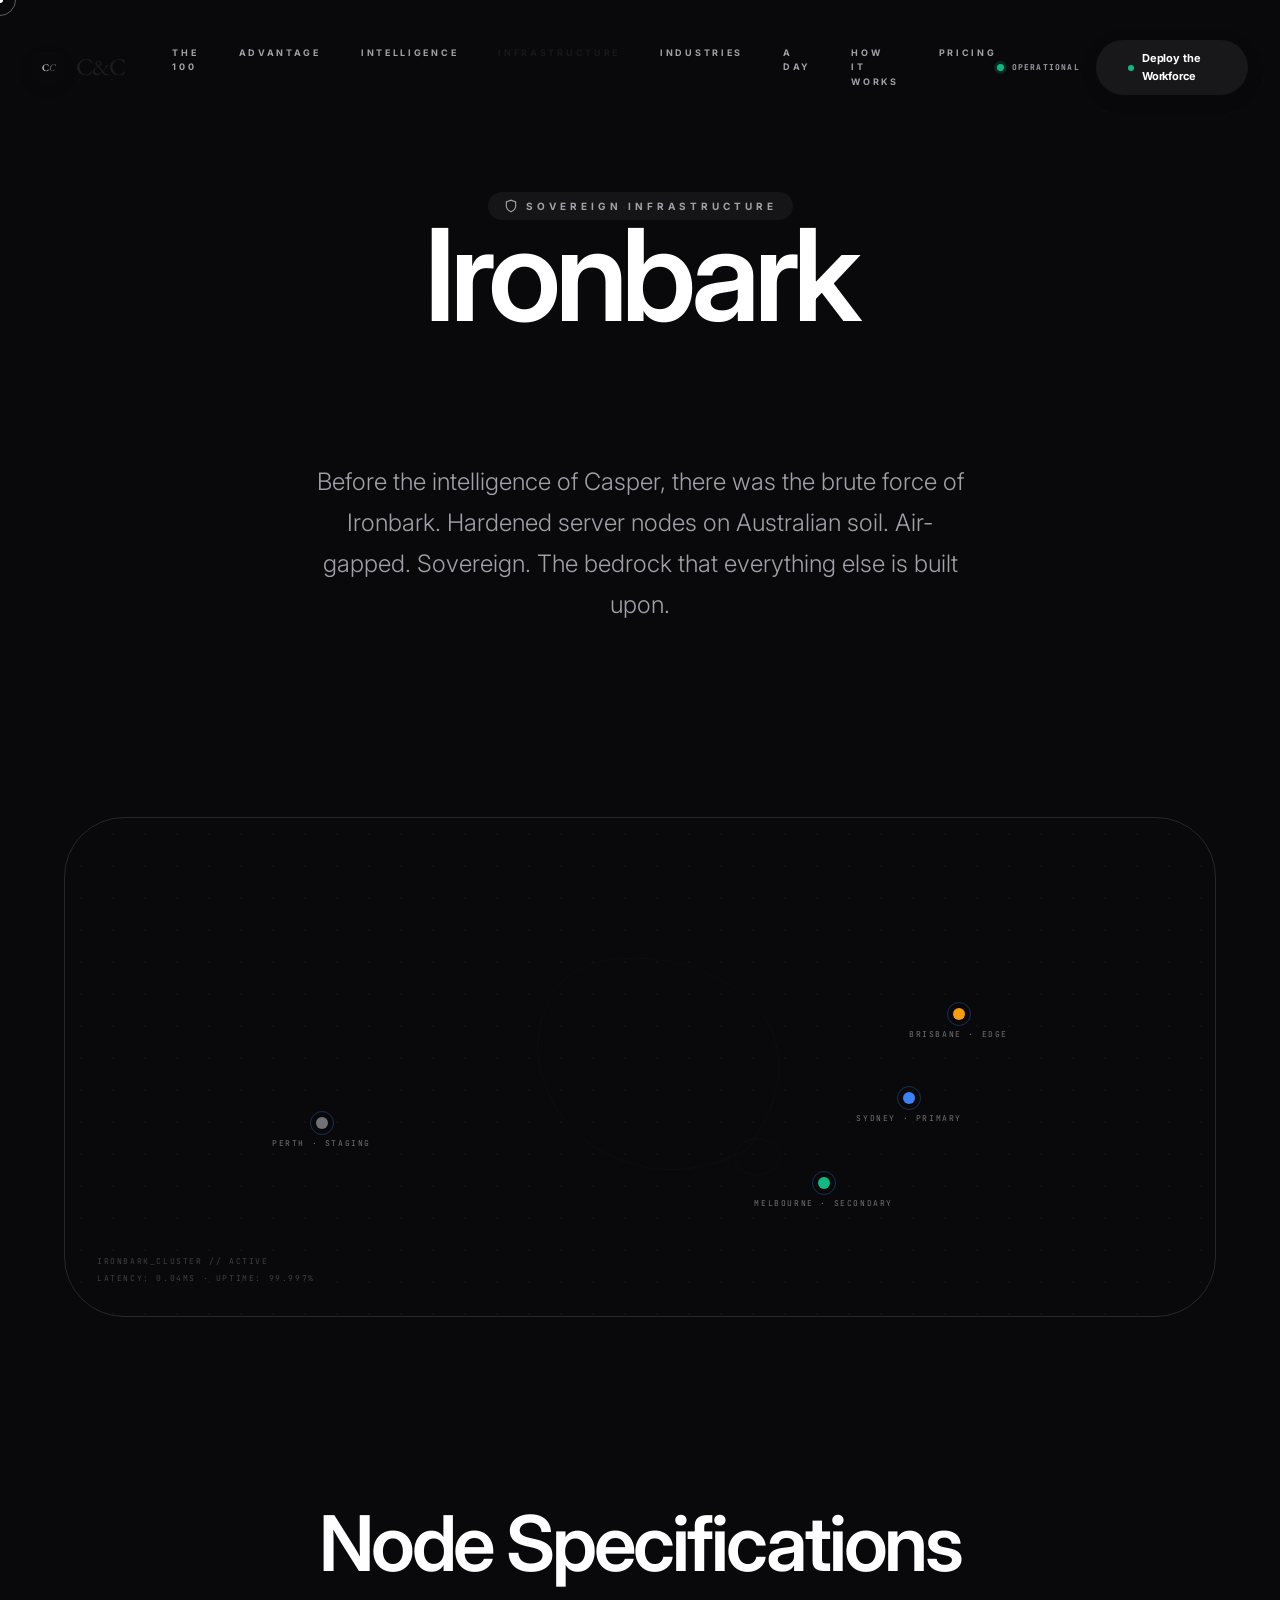
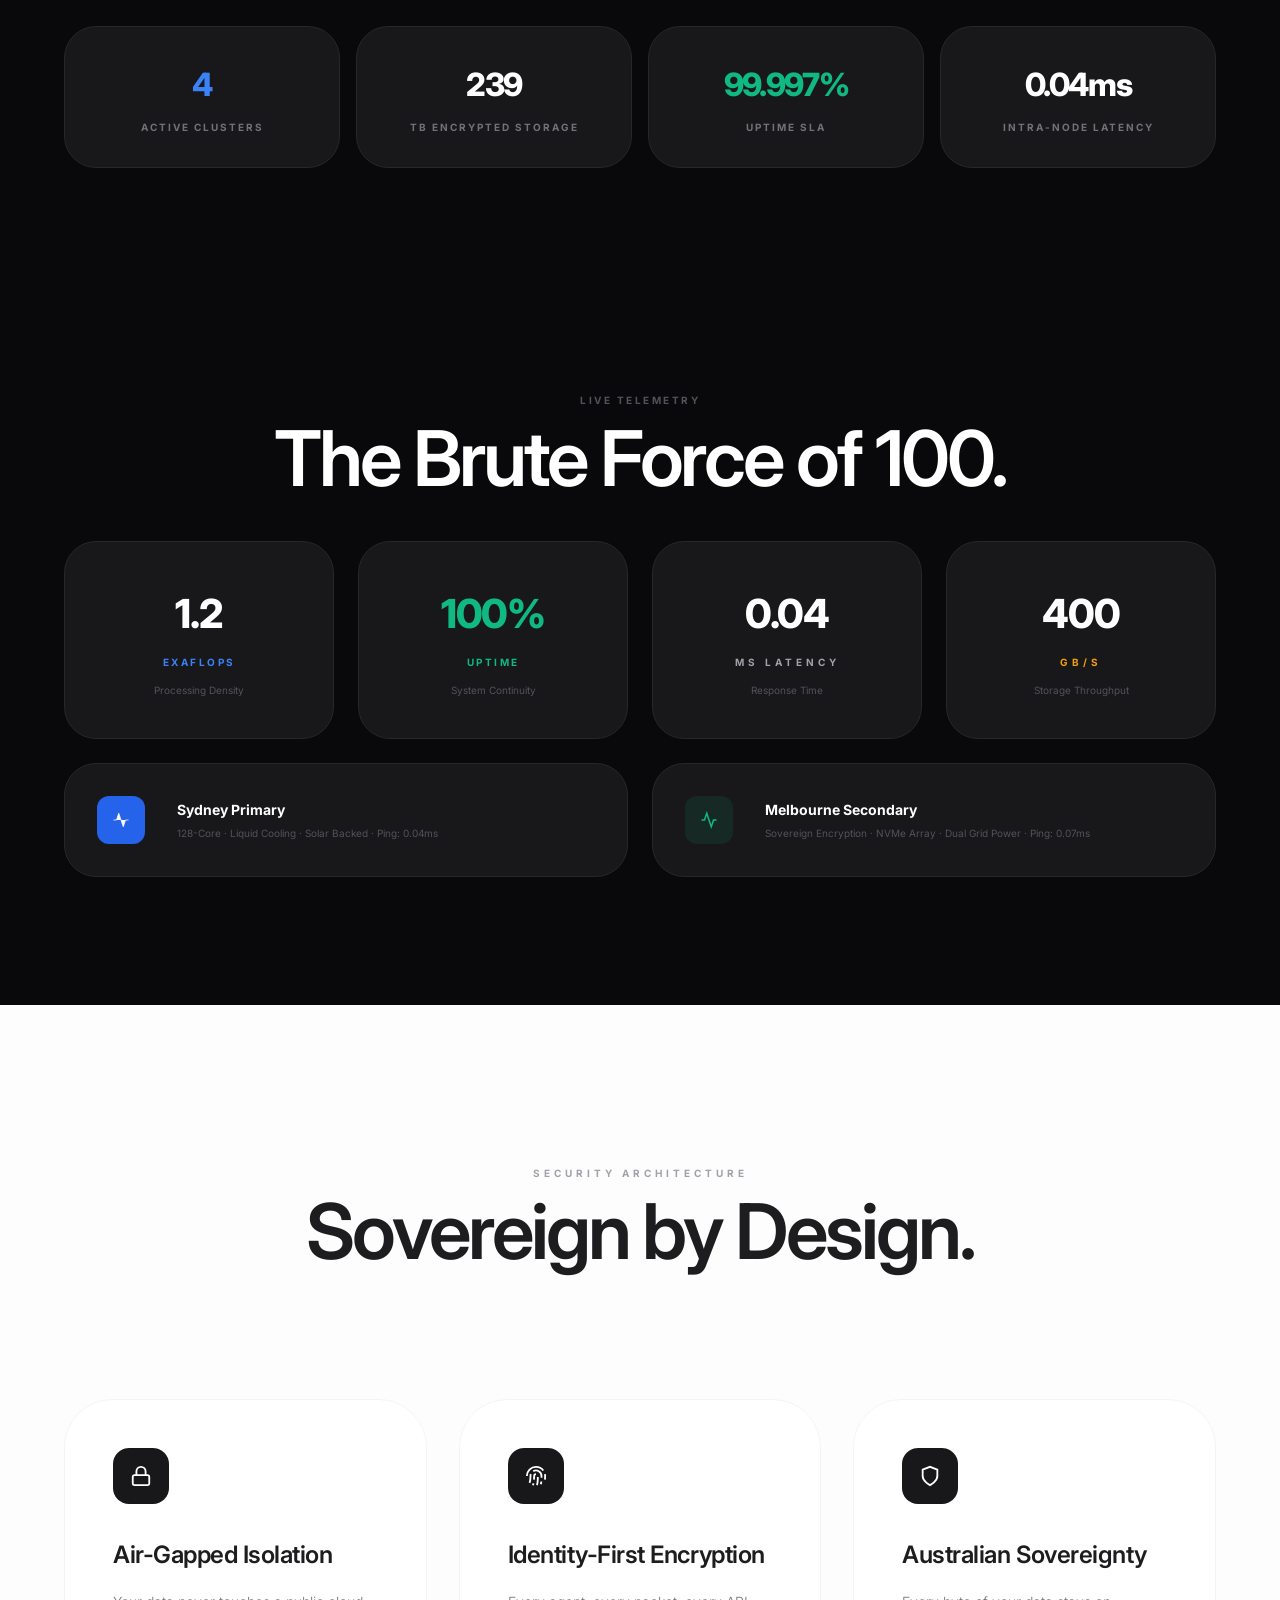
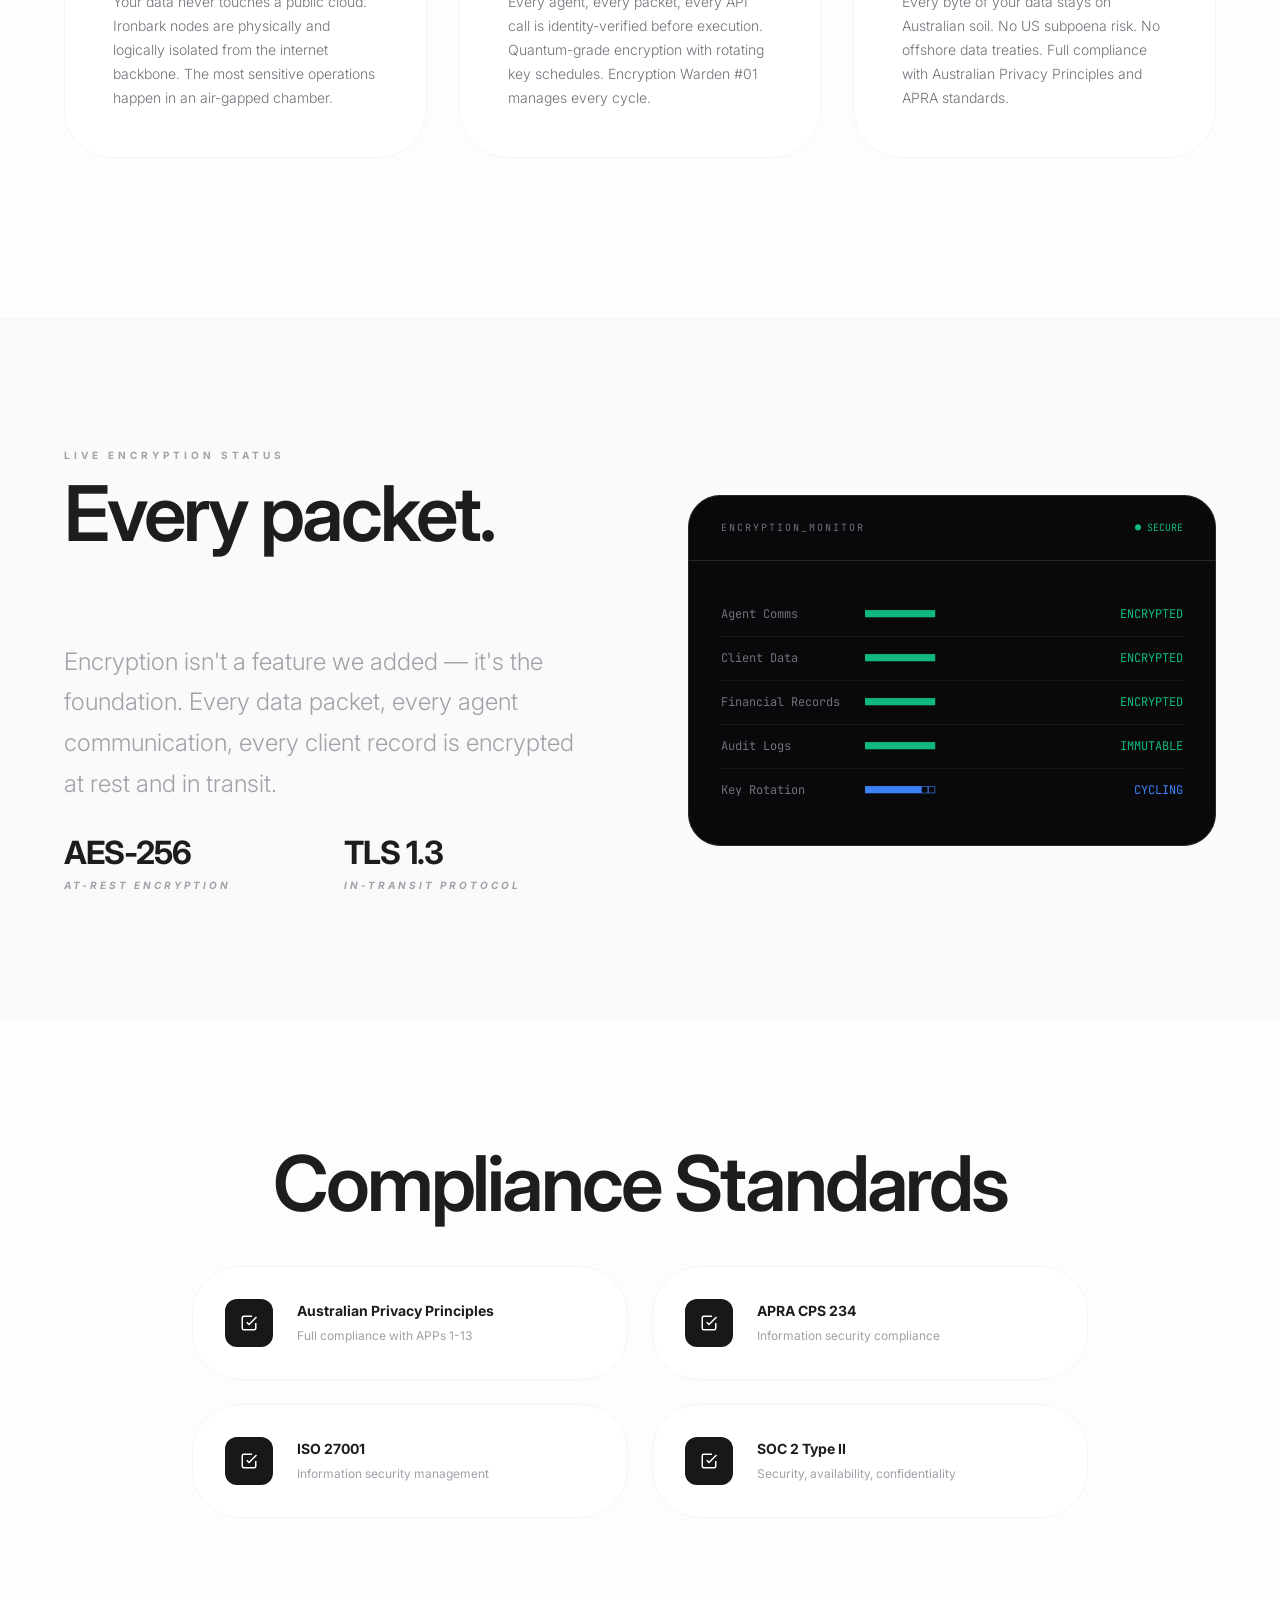
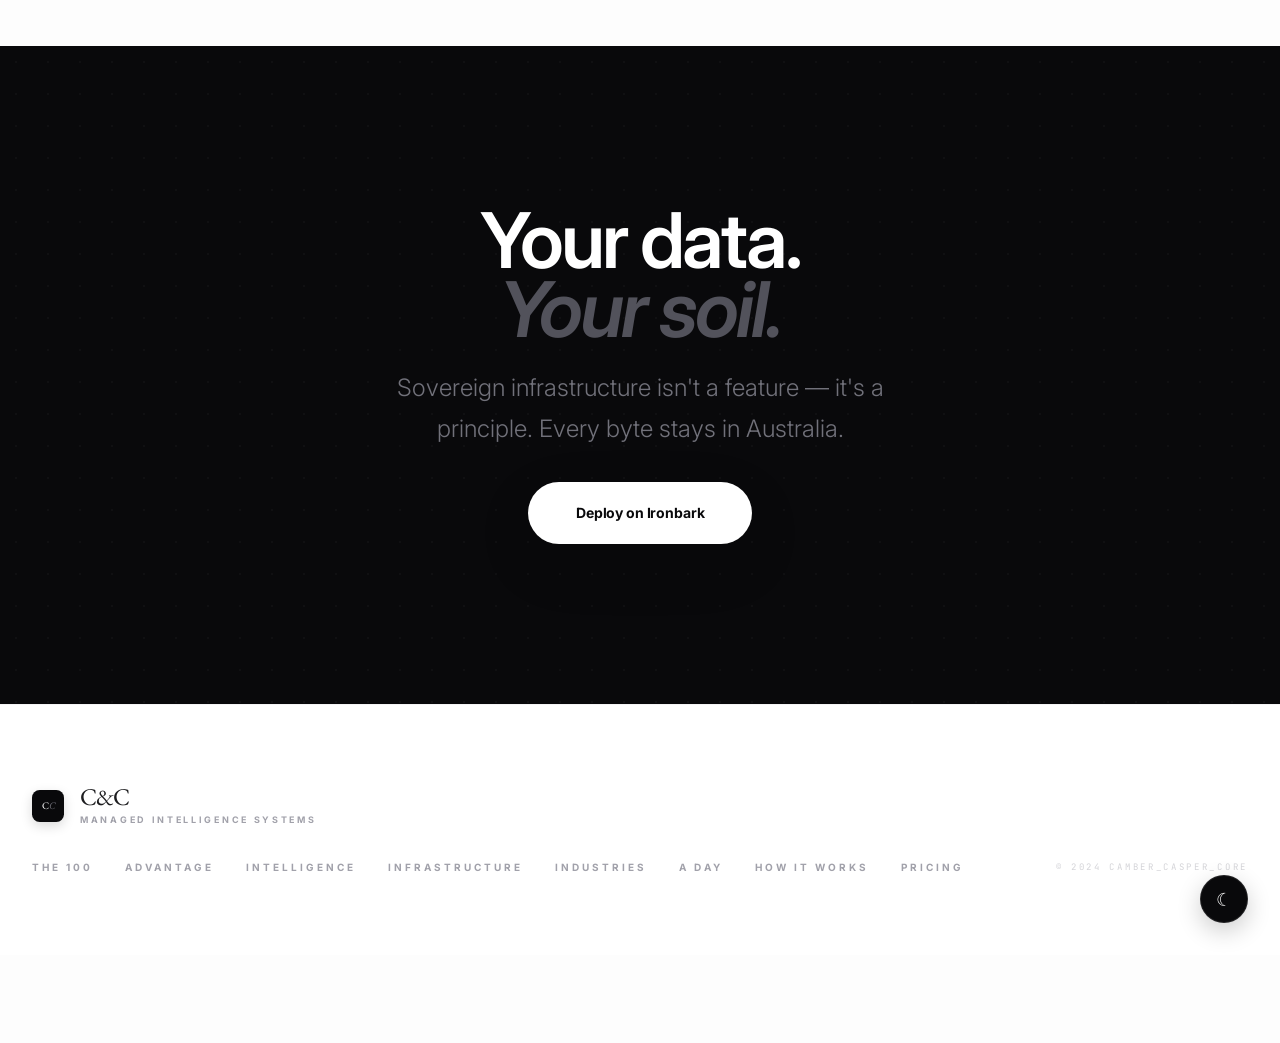
<file: site/infrastructure.html>
<!DOCTYPE html>
<html lang="en">

<head>
  <meta charset="UTF-8">
  <meta name="viewport" content="width=device-width, initial-scale=1.0">
  <title>Ironbark Infrastructure — Sovereign Security | Camber & Casper</title>
  <meta name="description"
    content="Air-gapped. Australian. Sovereign. Ironbark server infrastructure with quantum-grade encryption on Australian soil.">
  <link rel="icon" href="favicon.svg" type="image/svg+xml">
  <meta property="og:title" content="Ironbark Infrastructure — Sovereign Security | Camber &amp; Casper">
  <meta property="og:description"
    content="Air-gapped. Australian. Sovereign. Ironbark server infrastructure on Australian sovereign soil.">
  <meta property="og:type" content="website">
  <meta name="twitter:card" content="summary_large_image">
  <meta name="twitter:title" content="Ironbark Infrastructure | Camber &amp; Casper">
  <link rel="preconnect" href="https://fonts.googleapis.com">
  <link
    href="https://fonts.googleapis.com/css2?family=EB+Garamond:ital,wght@0,400;0,500;1,400&family=Inter:wght@300;400;500;600;700;800&family=JetBrains+Mono:wght@400;700&display=swap"
    rel="stylesheet">
  <link rel="stylesheet" href="css/styles.css">
  <style>
    .infra-card {
      background: var(--cc-zinc-900);
      border: 1px solid var(--cc-zinc-800);
      border-radius: var(--radius-lg);
      padding: 2.5rem;
      transition: all 0.5s;
    }

    .infra-card:hover {
      border-color: var(--cc-zinc-700);
      transform: translateY(-2px);
    }

    .infra-icon {
      width: 3rem;
      height: 3rem;
      border-radius: 0.75rem;
      display: flex;
      align-items: center;
      justify-content: center;
      margin-bottom: 1.5rem;
    }

    /* Australia Map Visual */
    .map-container {
      background: var(--cc-zinc-950);
      border-radius: 60px;
      border: 1px solid var(--cc-zinc-800);
      padding: 4rem;
      position: relative;
      overflow: hidden;
      min-height: 500px;
      display: flex;
      align-items: center;
      justify-content: center;
    }

    .map-node {
      position: absolute;
      display: flex;
      flex-direction: column;
      align-items: center;
    }

    .map-dot {
      width: 12px;
      height: 12px;
      border-radius: 50%;
      background: var(--cc-blue-500);
      animation: pulse 2s infinite;
      position: relative;
    }

    .map-dot::after {
      content: '';
      position: absolute;
      inset: -6px;
      border-radius: 50%;
      border: 1px solid rgba(59, 130, 246, 0.3);
      animation: pulse 2s infinite 0.5s;
    }

    .map-label {
      font-family: var(--font-mono);
      font-size: 0.5rem;
      letter-spacing: 0.2em;
      text-transform: uppercase;
      color: var(--cc-zinc-500);
      margin-top: 0.5rem;
      white-space: nowrap;
    }

    /* Encryption Demo */
    .encrypt-demo {
      background: var(--cc-zinc-950);
      border: 1px solid var(--cc-zinc-800);
      border-radius: var(--radius-lg);
      overflow: hidden;
    }

    .encrypt-header {
      display: flex;
      justify-content: space-between;
      align-items: center;
      padding: 1.5rem 2rem;
      border-bottom: 1px solid var(--cc-zinc-800);
    }

    .encrypt-body {
      padding: 2rem;
      font-family: var(--font-mono);
      font-size: 0.75rem;
    }

    .encrypt-row {
      display: flex;
      align-items: center;
      gap: 1.5rem;
      padding: 0.75rem 0;
      border-bottom: 1px solid var(--cc-zinc-900);
    }

    .encrypt-row:last-child {
      border-bottom: none;
    }

    /* Node Spec Card */
    .spec-grid {
      display: grid;
      grid-template-columns: repeat(4, 1fr);
      gap: 1rem;
    }

    .spec-item {
      background: var(--cc-zinc-900);
      border: 1px solid var(--cc-zinc-800);
      border-radius: var(--radius-lg);
      padding: 2rem;
      text-align: center;
    }

    .spec-value {
      font-size: 2rem;
      font-weight: 800;
      letter-spacing: -0.05em;
      color: white;
    }

    .spec-label {
      font-size: 0.625rem;
      font-weight: 700;
      letter-spacing: 0.2em;
      text-transform: uppercase;
      color: var(--cc-zinc-500);
      margin-top: 0.5rem;
    }

    @media (max-width: 768px) {
      .spec-grid {
        grid-template-columns: 1fr 1fr;
      }
    }
  </style>
</head>

<body>
  <a href="#main" class="skip-to-content">Skip to content</a>

  <!-- NAV -->
  <nav class="nav" id="nav">
    <div class="nav-inner">
      <div style="display:flex;align-items:center;gap:3rem;">
        <a href="index.html" class="nav-logo">
          <div class="nav-logo-mark">C<span style="color:var(--cc-zinc-500);font-style:italic;">C</span></div>
          <span class="nav-logo-text font-serif">C&C</span>
        </a>
        <div class="nav-links">
          <a href="workforce.html">The 100</a>
          <a href="advantage.html">Advantage</a>
          <a href="intelligence.html">Intelligence</a>
          <a href="infrastructure.html" class="active">Infrastructure</a>
          <a href="industries.html">Industries</a>
          <a href="day.html">A Day</a>
          <a href="launch.html">How It Works</a>
          <a href="pricing.html">Pricing</a>
        </div>
      </div>
      <div style="display:flex;align-items:center;gap:1rem;">
        <span class="cc-status-dot" aria-label="System status"></span>
        <a href="pricing.html" class="nav-cta">Deploy the Workforce</a>
        <button class="mobile-menu-btn" aria-label="Menu"><span></span><span></span><span></span></button>
      </div>
    </div>
  </nav>

  <!-- MOBILE MENU PANEL -->
  <div class="mobile-menu">
    <a href="index.html">Home</a>
    <a href="workforce.html">The 100</a>
    <a href="advantage.html">Advantage</a>
    <a href="intelligence.html">Intelligence</a>
    <a href="infrastructure.html">Infrastructure</a>
    <a href="industries.html">Industries</a>
    <a href="day.html">A Day in Command</a>
    <a href="launch.html">How It Works</a>
    <a href="pricing.html" class="nav-cta">Deploy the Workforce</a>
  </div>

  <main id="main">
    <!-- HERO — Dark theme for infrastructure -->
    <section class="section-dark pt-40" style="padding:12rem 2rem 6rem;text-align:center;">
      <div class="dot-grid"></div>
      <div class="reveal container-sm" style="position:relative;z-index:1;">
        <div class="badge cc-badge-pop"
          style="background:rgba(255,255,255,0.05);border-color:var(--cc-zinc-800);color:var(--cc-zinc-400);"
          class="mb-8">
          <svg width="14" height="14" viewBox="0 0 24 24" fill="none" stroke="currentColor" stroke-width="2">
            <path d="M12 22s8-4 8-10V5l-8-3-8 3v7c0 6 8 10 8 10z" />
          </svg>
          Sovereign Infrastructure
        </div>
        <h1 class="text-hero" style="color:white;">Ironbark<br><span class="cc-grad-text"
            style="font-style:italic;">Evolved.</span></h1>
        <p class="text-body-lg mt-6 mx-auto" style="max-width:42rem;color:var(--cc-zinc-400);">
          Before the intelligence of Casper, there was the brute force of Ironbark. Hardened server nodes on Australian
          soil. Air-gapped. Sovereign. The bedrock that everything else is built upon.
        </p>
      </div>
    </section>

    <!-- ============================================
         AUSTRALIA MAP — from Sovereign Security v3.0
         Node locations: Sydney, Melbourne, Brisbane
         ============================================ -->
    <section class="section section-dark" style="padding:6rem 2rem;">
      <div class="container reveal">
        <div class="map-container">
          <div
            style="position:absolute;inset:0;opacity:0.03;background-image:radial-gradient(#fff 1px, transparent 1px);background-size:32px 32px;">
          </div>
          <!-- Simplified Australia outline via SVG -->
          <svg viewBox="0 0 400 300" width="360"
            style="opacity:0.15;stroke:var(--cc-zinc-600);fill:none;stroke-width:0.5;">
            <path
              d="M120,50 C140,30 200,20 260,40 C300,55 340,80 350,120 C360,160 350,200 320,240 C290,260 240,270 200,260 C160,250 130,230 110,200 C90,170 80,130 90,100 C95,80 105,60 120,50 Z" />
            <ellipse cx="330" cy="250" rx="25" ry="20" />
          </svg>
          <!-- Node: Sydney -->
          <div class="map-node" style="top:55%;right:22%;">
            <div class="map-dot"></div>
            <div class="map-label">Sydney · Primary</div>
          </div>
          <!-- Node: Melbourne -->
          <div class="map-node" style="top:72%;right:28%;">
            <div class="map-dot" style="background:var(--cc-emerald-500);"></div>
            <div class="map-label">Melbourne · Secondary</div>
          </div>
          <!-- Node: Brisbane -->
          <div class="map-node" style="top:38%;right:18%;">
            <div class="map-dot" style="background:var(--cc-amber-500);"></div>
            <div class="map-label">Brisbane · Edge</div>
          </div>
          <!-- Node: Perth -->
          <div class="map-node" style="top:60%;left:18%;">
            <div class="map-dot" style="background:var(--cc-zinc-500);"></div>
            <div class="map-label">Perth · Staging</div>
          </div>
          <!-- Status Panel -->
          <div
            style="position:absolute;bottom:2rem;left:2rem;font-family:var(--font-mono);font-size:0.5rem;color:var(--cc-zinc-700);letter-spacing:0.2em;text-transform:uppercase;">
            <div>IRONBARK_CLUSTER // ACTIVE</div>
            <div style="margin-top:0.25rem;">LATENCY: 0.04ms · UPTIME: 99.997%</div>
          </div>
        </div>
      </div>
    </section>

    <!-- ============================================
         NODE SPECIFICATIONS — from Ironbark Infrastructure
         ============================================ -->
    <section class="section section-dark" style="padding:6rem 2rem;">
      <div class="container">
        <div class="reveal text-center mb-12">
          <h2 class="text-display" style="color:white;">Node Specifications</h2>
        </div>
        <div class="spec-grid reveal" data-delay="200">
          <div class="spec-item">
            <div class="spec-value" style="color:var(--cc-blue-500);" data-count="4">0</div>
            <div class="spec-label">Active Clusters</div>
          </div>
          <div class="spec-item">
            <div class="spec-value" data-count="256">0</div>
            <div class="spec-label">TB Encrypted Storage</div>
          </div>
          <div class="spec-item">
            <div class="spec-value" style="color:var(--cc-emerald-500);">99.997%</div>
            <div class="spec-label">Uptime SLA</div>
          </div>
          <div class="spec-item">
            <div class="spec-value">0.04ms</div>
            <div class="spec-label">Intra-Node Latency</div>
          </div>
        </div>
      </div>
    </section>

    <!-- ============================================
         THE BRUTE FORCE — Raw Performance Metrics
         Source: Ironbark Infrastructure, Sovereign Security
         ============================================ -->
    <section class="section section-dark" style="padding:8rem 2rem;">
      <div class="container">
        <div class="reveal text-center mb-12">
          <p class="text-label cc-label-track" style="color:var(--cc-zinc-600);">Live Telemetry</p>
          <h2 class="text-display mt-4" style="color:white;">The Brute Force of 100.</h2>
        </div>
        <div class="reveal" style="display:grid;grid-template-columns:repeat(4,1fr);gap:1.5rem;">
          <div
            style="background:var(--cc-zinc-900);border:1px solid var(--cc-zinc-800);border-radius:var(--radius-lg);padding:2.5rem;text-align:center;">
            <div style="font-size:2.5rem;font-weight:800;color:white;letter-spacing:-0.03em;">1.2</div>
            <div class="text-label mt-2 cc-label-track" style="color:var(--cc-blue-500);">Exaflops</div>
            <p style="font-size:0.625rem;color:var(--cc-zinc-600);margin-top:0.75rem;">Processing Density</p>
          </div>
          <div
            style="background:var(--cc-zinc-900);border:1px solid var(--cc-zinc-800);border-radius:var(--radius-lg);padding:2.5rem;text-align:center;">
            <div style="font-size:2.5rem;font-weight:800;color:var(--cc-emerald-500);letter-spacing:-0.03em;">100%</div>
            <div class="text-label mt-2 cc-label-track" style="color:var(--cc-emerald-500);">Uptime</div>
            <p style="font-size:0.625rem;color:var(--cc-zinc-600);margin-top:0.75rem;">System Continuity</p>
          </div>
          <div
            style="background:var(--cc-zinc-900);border:1px solid var(--cc-zinc-800);border-radius:var(--radius-lg);padding:2.5rem;text-align:center;">
            <div style="font-size:2.5rem;font-weight:800;color:white;letter-spacing:-0.03em;">0.04</div>
            <div class="text-label mt-2" style="color:var(--cc-zinc-400);">ms Latency</div>
            <p style="font-size:0.625rem;color:var(--cc-zinc-600);margin-top:0.75rem;">Response Time</p>
          </div>
          <div
            style="background:var(--cc-zinc-900);border:1px solid var(--cc-zinc-800);border-radius:var(--radius-lg);padding:2.5rem;text-align:center;">
            <div style="font-size:2.5rem;font-weight:800;color:white;letter-spacing:-0.03em;">400</div>
            <div class="text-label mt-2" style="color:var(--cc-amber-500);">GB/s</div>
            <p style="font-size:0.625rem;color:var(--cc-zinc-600);margin-top:0.75rem;">Storage Throughput</p>
          </div>
        </div>
        <div class="reveal" data-delay="200"
          style="display:grid;grid-template-columns:1fr 1fr;gap:1.5rem;margin-top:1.5rem;">
          <div
            style="background:var(--cc-zinc-900);border:1px solid var(--cc-zinc-800);border-radius:var(--radius-lg);padding:2rem;display:flex;align-items:center;gap:2rem;">
            <div class="card-icon card-icon-blue" style="width:3rem;height:3rem;border-radius:0.75rem;flex-shrink:0;">
              <svg width="18" height="18" viewBox="0 0 24 24" fill="currentColor" stroke="currentColor"
                stroke-width="1">
                <path d="M22 12h-4l-3 9L9 3l-3 9H2" />
              </svg>
            </div>
            <div>
              <h4 style="font-weight:700;font-size:0.875rem;color:white;">Sydney Primary</h4>
              <p style="font-size:0.625rem;color:var(--cc-zinc-600);margin-top:0.25rem;">128-Core · Liquid Cooling ·
                Solar Backed · Ping: 0.04ms</p>
            </div>
          </div>
          <div
            style="background:var(--cc-zinc-900);border:1px solid var(--cc-zinc-800);border-radius:var(--radius-lg);padding:2rem;display:flex;align-items:center;gap:2rem;">
            <div
              style="width:3rem;height:3rem;border-radius:0.75rem;flex-shrink:0;background:rgba(16,185,129,0.1);display:flex;align-items:center;justify-content:center;">
              <svg width="18" height="18" viewBox="0 0 24 24" fill="none" stroke="var(--cc-emerald-500)"
                stroke-width="2">
                <path d="M22 12h-4l-3 9L9 3l-3 9H2" />
              </svg>
            </div>
            <div>
              <h4 style="font-weight:700;font-size:0.875rem;color:white;">Melbourne Secondary</h4>
              <p style="font-size:0.625rem;color:var(--cc-zinc-600);margin-top:0.25rem;">Sovereign Encryption · NVMe
                Array · Dual Grid Power · Ping: 0.07ms</p>
            </div>
          </div>
        </div>
      </div>
    </section>

    <!-- ============================================
         SECURITY LAYERS — from Sovereign Security v2/v3
         Encryption, identity-first, air-gap approach
         ============================================ -->
    <section class="section" style="padding:10rem 2rem;">
      <div class="container">
        <div class="reveal text-center mb-16">
          <p class="text-label" style="color:var(--cc-zinc-400);">Security Architecture</p>
          <h2 class="text-display mt-4">Sovereign by Design.<br><span class="text-ghost cc-grad-text">Secure by
              Default.</span></h2>
        </div>
        <div class="grid-3 reveal" data-delay="200" style="gap:2rem;">
          <div class="card cc-lift" style="padding:3rem;">
            <div class="card-icon card-icon-dark mb-8" style="width:3.5rem;height:3.5rem;border-radius:1rem;">
              <svg width="22" height="22" viewBox="0 0 24 24" fill="none" stroke="currentColor" stroke-width="2">
                <rect x="3" y="11" width="18" height="11" rx="2" ry="2" />
                <path d="M7 11V7a5 5 0 0 1 10 0v4" />
              </svg>
            </div>
            <h3 style="font-size:1.5rem;font-weight:600;letter-spacing:-0.02em;">Air-Gapped Isolation</h3>
            <p style="font-size:0.875rem;color:var(--cc-zinc-500);font-weight:300;line-height:1.7;margin-top:1rem;">
              Your data never touches a public cloud. Ironbark nodes are physically and logically isolated from the
              internet backbone. The most sensitive operations happen in an air-gapped chamber.
            </p>
          </div>
          <div class="card cc-lift" style="padding:3rem;">
            <div class="card-icon card-icon-dark mb-8" style="width:3.5rem;height:3.5rem;border-radius:1rem;">
              <svg width="22" height="22" viewBox="0 0 24 24" fill="none" stroke="currentColor" stroke-width="2">
                <path d="M2 12C2 6.5 6.5 2 12 2a10 10 0 0 1 8 4" />
                <path d="M5 19.5C5.5 18 6 15 6 12c0-.7.12-1.37.34-2" />
                <path d="M17.29 21.02c.12-.6.43-2.3.5-3.02" />
                <path d="M12 10a2 2 0 0 0-2 2c0 1.02-.1 2.51-.26 4" />
                <path d="M8.65 22c.21-.66.45-1.32.57-2" />
                <path d="M14 13.12c0 2.38 0 6.38-1 8.88" />
                <path d="M2 16h.01" />
                <path d="M21.8 16c.2-2 .131-5.354 0-6" />
                <path d="M9 6.8a6 6 0 0 1 9 5.2c0 .47 0 1.17-.02 2" />
              </svg>
            </div>
            <h3 style="font-size:1.5rem;font-weight:600;letter-spacing:-0.02em;">Identity-First Encryption</h3>
            <p style="font-size:0.875rem;color:var(--cc-zinc-500);font-weight:300;line-height:1.7;margin-top:1rem;">
              Every agent, every packet, every API call is identity-verified before execution. Quantum-grade encryption
              with rotating key schedules. Encryption Warden #01 manages every cycle.
            </p>
          </div>
          <div class="card cc-lift" style="padding:3rem;">
            <div class="card-icon card-icon-dark mb-8" style="width:3.5rem;height:3.5rem;border-radius:1rem;">
              <svg width="22" height="22" viewBox="0 0 24 24" fill="none" stroke="currentColor" stroke-width="2">
                <path d="M12 22s8-4 8-10V5l-8-3-8 3v7c0 6 8 10 8 10z" />
              </svg>
            </div>
            <h3 style="font-size:1.5rem;font-weight:600;letter-spacing:-0.02em;">Australian Sovereignty</h3>
            <p style="font-size:0.875rem;color:var(--cc-zinc-500);font-weight:300;line-height:1.7;margin-top:1rem;">
              Every byte of your data stays on Australian soil. No US subpoena risk. No offshore data treaties. Full
              compliance with Australian Privacy Principles and APRA standards.
            </p>
          </div>
        </div>
      </div>
    </section>

    <!-- ============================================
         ENCRYPTION DEMO — from Sovereign Security v3.0
         Visual showing real-time encryption status
         ============================================ -->
    <section class="section"
      style="background:var(--cc-zinc-50);border-top:1px solid var(--cc-zinc-100);padding:8rem 2rem;">
      <div class="container">
        <div class="reveal" style="display:grid;grid-template-columns:1fr 1fr;gap:6rem;align-items:center;">
          <div>
            <p class="text-label" style="color:var(--cc-zinc-400);">Live Encryption Status</p>
            <h2 class="text-display mt-4">Every packet.<br><span class="text-ghost cc-grad-text">Every cycle.</span>
            </h2>
            <p class="text-body-lg mt-6" style="color:var(--cc-zinc-400);">
              Encryption isn't a feature we added — it's the foundation. Every data packet, every agent communication,
              every client record is encrypted at rest and in transit.
            </p>
            <div class="grid-2 mt-8" style="gap:2rem;">
              <div class="stat">
                <div class="stat-value">AES-256</div>
                <div class="stat-label italic">At-rest encryption</div>
              </div>
              <div class="stat">
                <div class="stat-value">TLS 1.3</div>
                <div class="stat-label italic">In-transit protocol</div>
              </div>
            </div>
          </div>
          <div class="encrypt-demo reveal" data-delay="300">
            <div class="encrypt-header">
              <span class="font-mono"
                style="font-size:0.625rem;color:var(--cc-zinc-500);letter-spacing:0.2em;">ENCRYPTION_MONITOR</span>
              <span class="font-mono" style="font-size:0.625rem;color:var(--cc-emerald-500);">● SECURE</span>
            </div>
            <div class="encrypt-body">
              <div class="encrypt-row">
                <span style="color:var(--cc-zinc-500);width:120px;">Agent Comms</span>
                <span style="color:var(--cc-emerald-500);">■■■■■■■■■■</span>
                <span style="color:var(--cc-emerald-500);margin-left:auto;">ENCRYPTED</span>
              </div>
              <div class="encrypt-row">
                <span style="color:var(--cc-zinc-500);width:120px;">Client Data</span>
                <span style="color:var(--cc-emerald-500);">■■■■■■■■■■</span>
                <span style="color:var(--cc-emerald-500);margin-left:auto;">ENCRYPTED</span>
              </div>
              <div class="encrypt-row">
                <span style="color:var(--cc-zinc-500);width:120px;">Financial Records</span>
                <span style="color:var(--cc-emerald-500);">■■■■■■■■■■</span>
                <span style="color:var(--cc-emerald-500);margin-left:auto;">ENCRYPTED</span>
              </div>
              <div class="encrypt-row">
                <span style="color:var(--cc-zinc-500);width:120px;">Audit Logs</span>
                <span style="color:var(--cc-emerald-500);">■■■■■■■■■■</span>
                <span style="color:var(--cc-emerald-500);margin-left:auto;">IMMUTABLE</span>
              </div>
              <div class="encrypt-row">
                <span style="color:var(--cc-zinc-500);width:120px;">Key Rotation</span>
                <span style="color:var(--cc-blue-500);">■■■■■■■■□□</span>
                <span style="color:var(--cc-blue-500);margin-left:auto;">CYCLING</span>
              </div>
            </div>
          </div>
        </div>
      </div>
    </section>

    <!-- ============================================
         COMPLIANCE & STANDARDS
         Source: Sovereign Security v2, Ironbark Infrastructure
         ============================================ -->
    <section class="section" style="padding:8rem 2rem;">
      <div class="container">
        <div class="reveal text-center mb-12">
          <h2 class="text-display">Compliance Standards</h2>
        </div>
        <div class="reveal grid-2" data-delay="200" style="gap:1.5rem;max-width:56rem;margin:0 auto;">
          <div class="card cc-lift" style="padding:2rem;display:flex;align-items:center;gap:1.5rem;">
            <div class="card-icon card-icon-dark" style="width:3rem;height:3rem;border-radius:0.75rem;flex-shrink:0;">
              <svg width="18" height="18" viewBox="0 0 24 24" fill="none" stroke="currentColor" stroke-width="2">
                <polyline points="9 11 12 14 22 4" />
                <path d="M21 12v7a2 2 0 0 1-2 2H5a2 2 0 0 1-2-2V5a2 2 0 0 1 2-2h11" />
              </svg>
            </div>
            <div>
              <h4 style="font-weight:700;font-size:0.875rem;">Australian Privacy Principles</h4>
              <p style="font-size:0.75rem;color:var(--cc-zinc-400);margin-top:0.25rem;">Full compliance with APPs 1-13
              </p>
            </div>
          </div>
          <div class="card cc-lift" style="padding:2rem;display:flex;align-items:center;gap:1.5rem;">
            <div class="card-icon card-icon-dark" style="width:3rem;height:3rem;border-radius:0.75rem;flex-shrink:0;">
              <svg width="18" height="18" viewBox="0 0 24 24" fill="none" stroke="currentColor" stroke-width="2">
                <polyline points="9 11 12 14 22 4" />
                <path d="M21 12v7a2 2 0 0 1-2 2H5a2 2 0 0 1-2-2V5a2 2 0 0 1 2-2h11" />
              </svg>
            </div>
            <div>
              <h4 style="font-weight:700;font-size:0.875rem;">APRA CPS 234</h4>
              <p style="font-size:0.75rem;color:var(--cc-zinc-400);margin-top:0.25rem;">Information security compliance
              </p>
            </div>
          </div>
          <div class="card cc-lift" style="padding:2rem;display:flex;align-items:center;gap:1.5rem;">
            <div class="card-icon card-icon-dark" style="width:3rem;height:3rem;border-radius:0.75rem;flex-shrink:0;">
              <svg width="18" height="18" viewBox="0 0 24 24" fill="none" stroke="currentColor" stroke-width="2">
                <polyline points="9 11 12 14 22 4" />
                <path d="M21 12v7a2 2 0 0 1-2 2H5a2 2 0 0 1-2-2V5a2 2 0 0 1 2-2h11" />
              </svg>
            </div>
            <div>
              <h4 style="font-weight:700;font-size:0.875rem;">ISO 27001</h4>
              <p style="font-size:0.75rem;color:var(--cc-zinc-400);margin-top:0.25rem;">Information security management
              </p>
            </div>
          </div>
          <div class="card cc-lift" style="padding:2rem;display:flex;align-items:center;gap:1.5rem;">
            <div class="card-icon card-icon-dark" style="width:3rem;height:3rem;border-radius:0.75rem;flex-shrink:0;">
              <svg width="18" height="18" viewBox="0 0 24 24" fill="none" stroke="currentColor" stroke-width="2">
                <polyline points="9 11 12 14 22 4" />
                <path d="M21 12v7a2 2 0 0 1-2 2H5a2 2 0 0 1-2-2V5a2 2 0 0 1 2-2h11" />
              </svg>
            </div>
            <div>
              <h4 style="font-weight:700;font-size:0.875rem;">SOC 2 Type II</h4>
              <p style="font-size:0.75rem;color:var(--cc-zinc-400);margin-top:0.25rem;">Security, availability,
                confidentiality</p>
            </div>
          </div>
        </div>
      </div>
    </section>

    <!-- CTA -->
    <section class="section section-dark" style="padding:10rem 2rem;text-align:center;">
      <div class="dot-grid"></div>
      <div class="reveal container-sm" style="position:relative;z-index:1;">
        <h2 class="text-display" style="color:white;">Your data.<br><span
            style="color:var(--cc-zinc-600);font-style:italic;">Your soil.</span></h2>
        <p class="text-body-lg mt-6 mx-auto" style="max-width:36rem;color:var(--cc-zinc-500);">
          Sovereign infrastructure isn't a feature — it's a principle. Every byte stays in Australia.
        </p>
        <a href="pricing.html" class="btn-primary mt-8" style="background:white;color:var(--cc-zinc-950);">Deploy on
          Ironbark</a>
      </div>
    </section>
  </main>

  <!-- FOOTER -->
  <footer class="footer">
    <div class="footer-inner">
      <div class="footer-brand">
        <div class="nav-logo-mark">C<span style="color:var(--cc-zinc-500);font-style:italic;">C</span></div>
        <div>
          <span class="font-serif"
            style="font-size:1.5rem;letter-spacing:-0.05em;display:block;line-height:1;">C&C</span>
          <span class="text-micro" style="color:var(--cc-zinc-400);margin-top:0.25rem;display:block;">Managed
            Intelligence Systems</span>
        </div>
      </div>
      <div class="footer-links">
        <a href="workforce.html">The 100</a>
        <a href="advantage.html">Advantage</a>
        <a href="intelligence.html">Intelligence</a>
        <a href="infrastructure.html">Infrastructure</a>
        <a href="industries.html">Industries</a>
        <a href="day.html">A Day</a>
        <a href="launch.html">How It Works</a>
        <a href="pricing.html">Pricing</a>
      </div>
      <div class="footer-copy">© 2024 CAMBER_CASPER_CORE</div>
    </div>
  </footer>

  <script src="js/main.js"></script>
  <button id="cc-back-top" class="cc-back-top" aria-label="Back to top">
    <svg viewBox="0 0 16 16" fill="none" stroke="currentColor" stroke-width="2" stroke-linecap="round">
      <path d="M8 12V4M4 7l4-4 4 4" />
    </svg>
  </button>
</body>

</html>
</file>
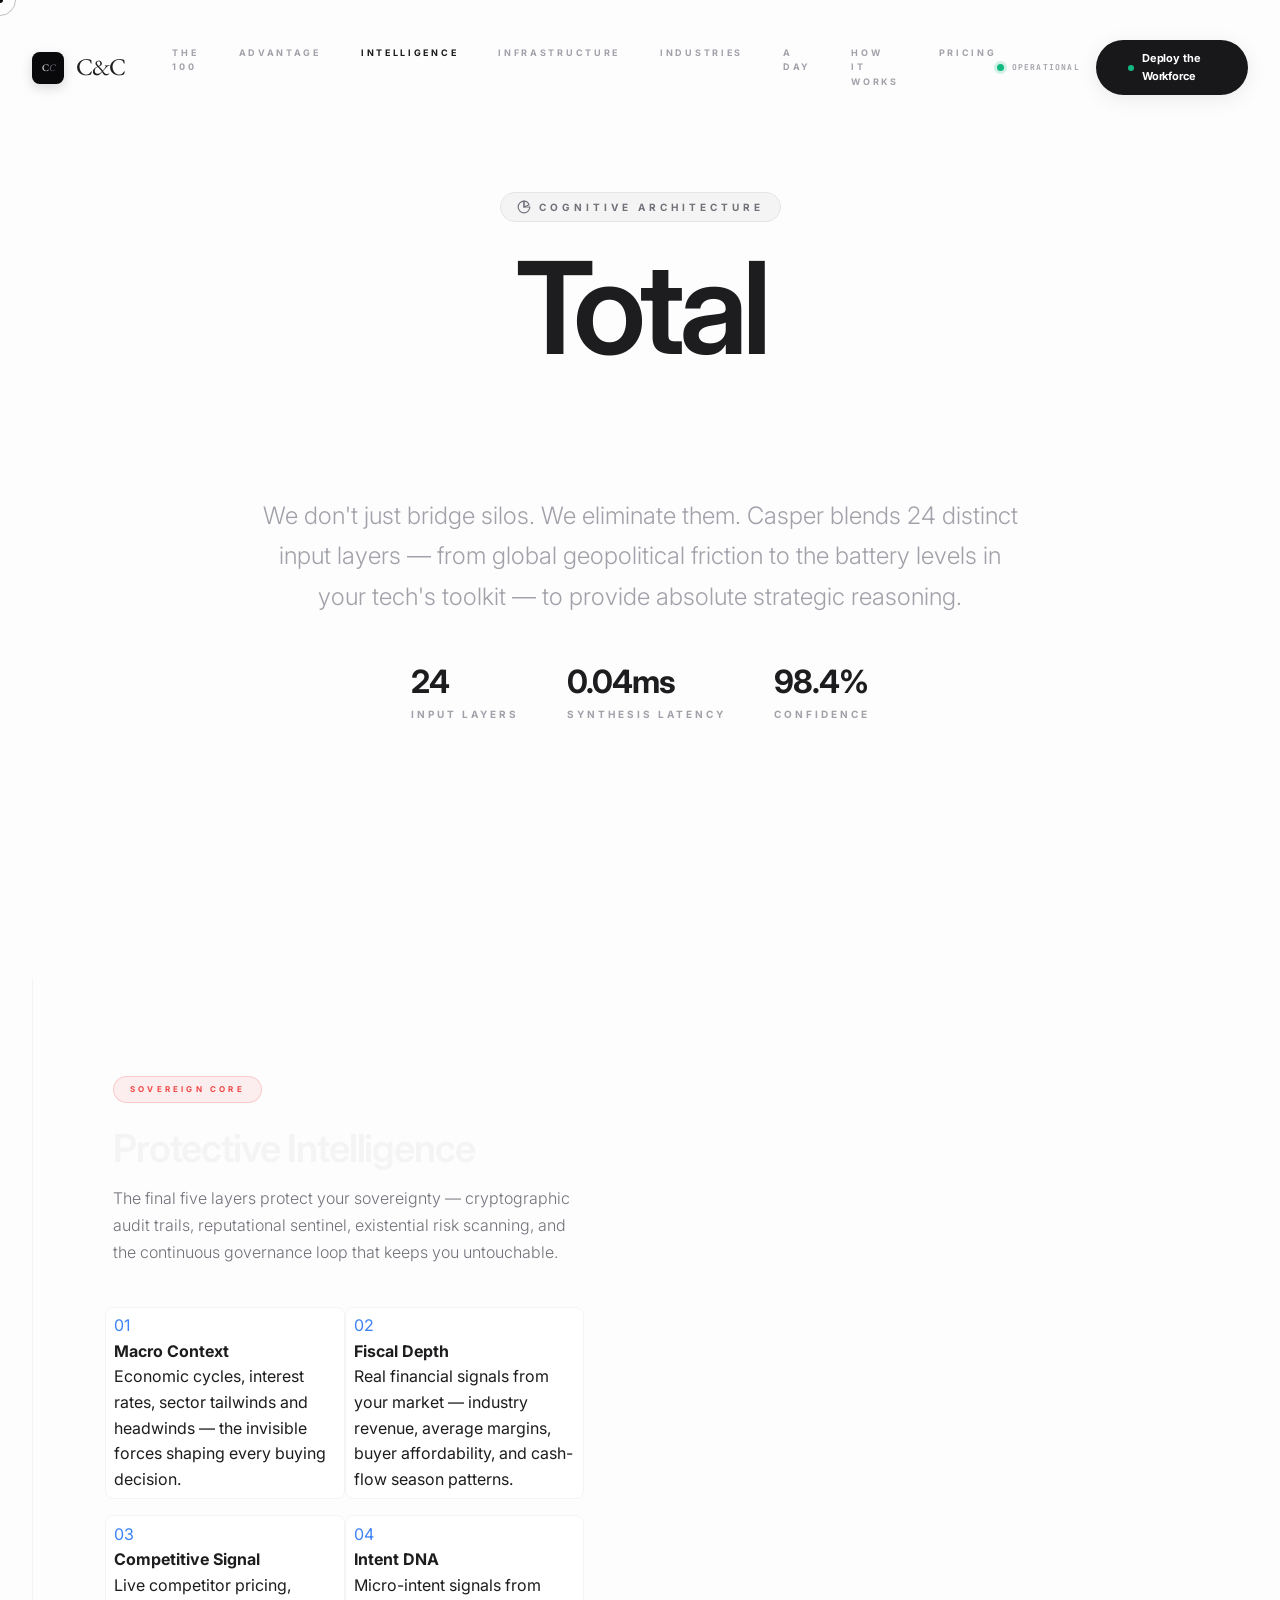
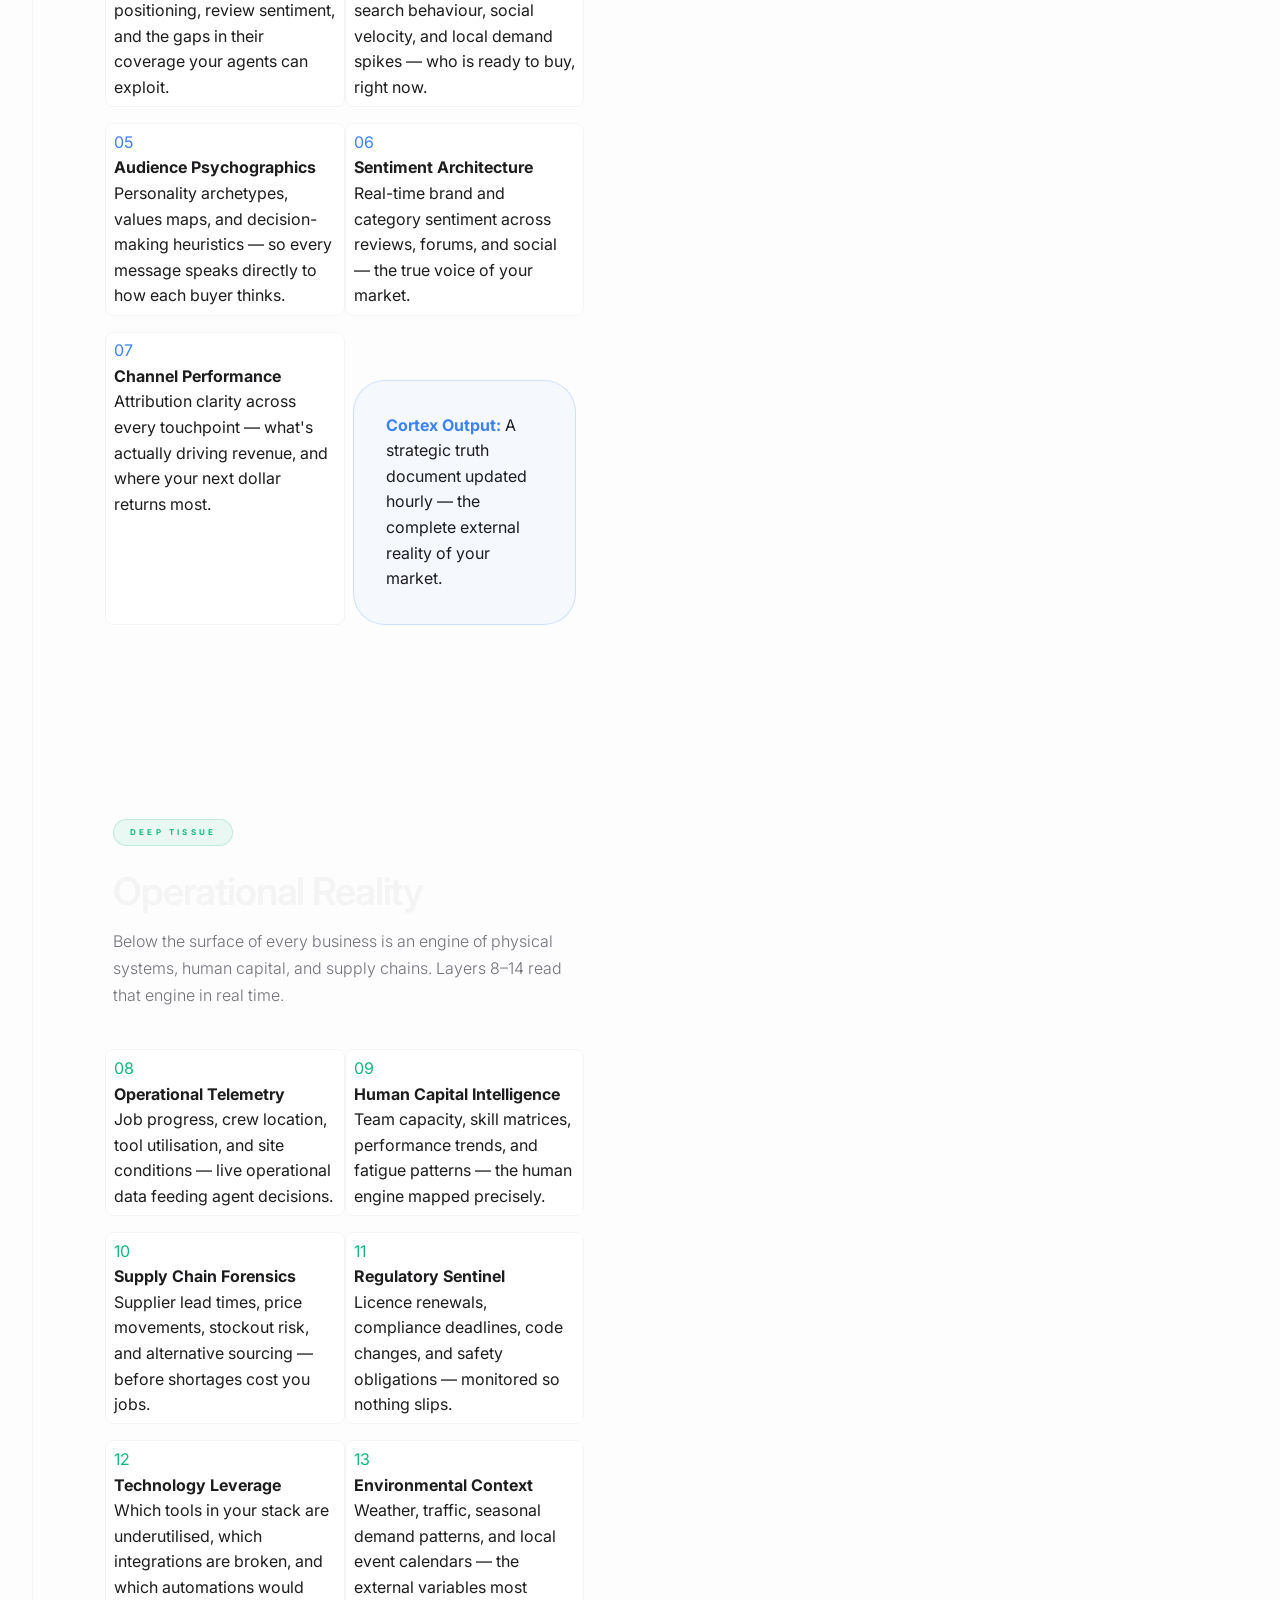
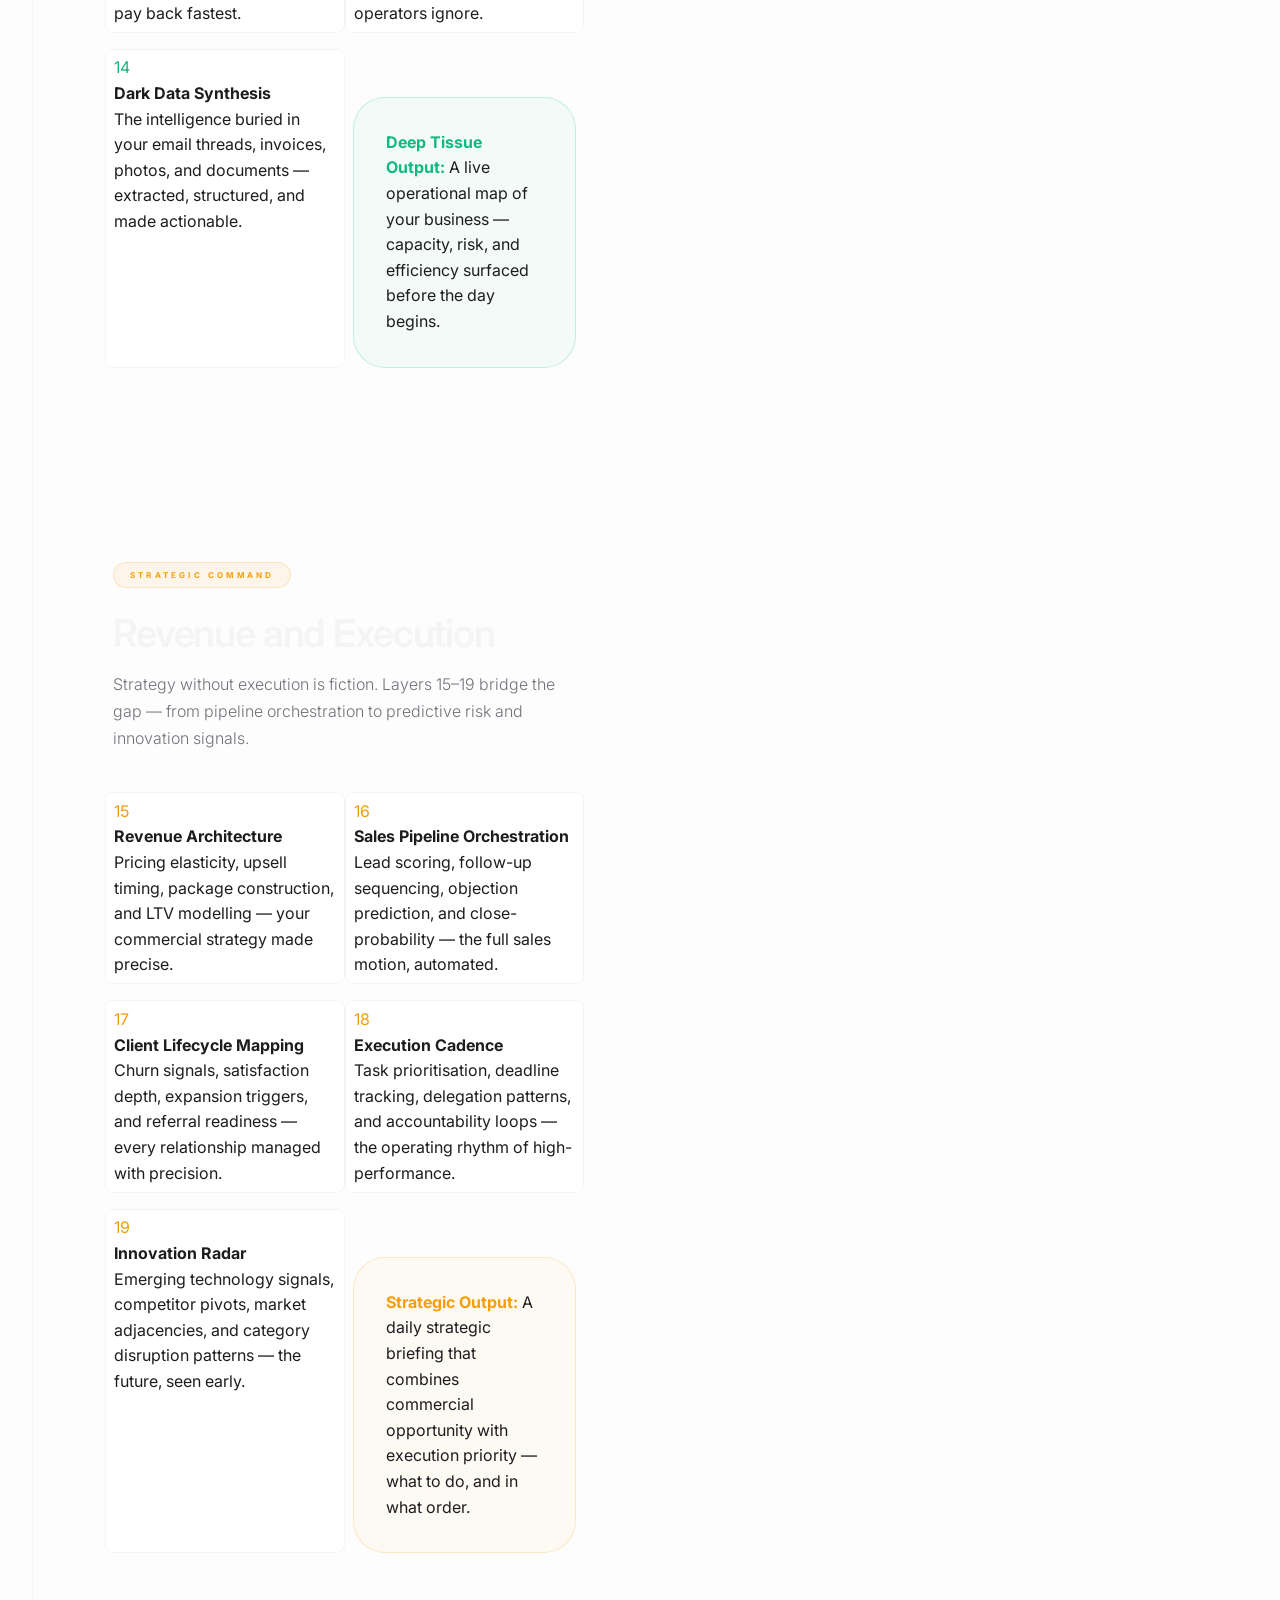
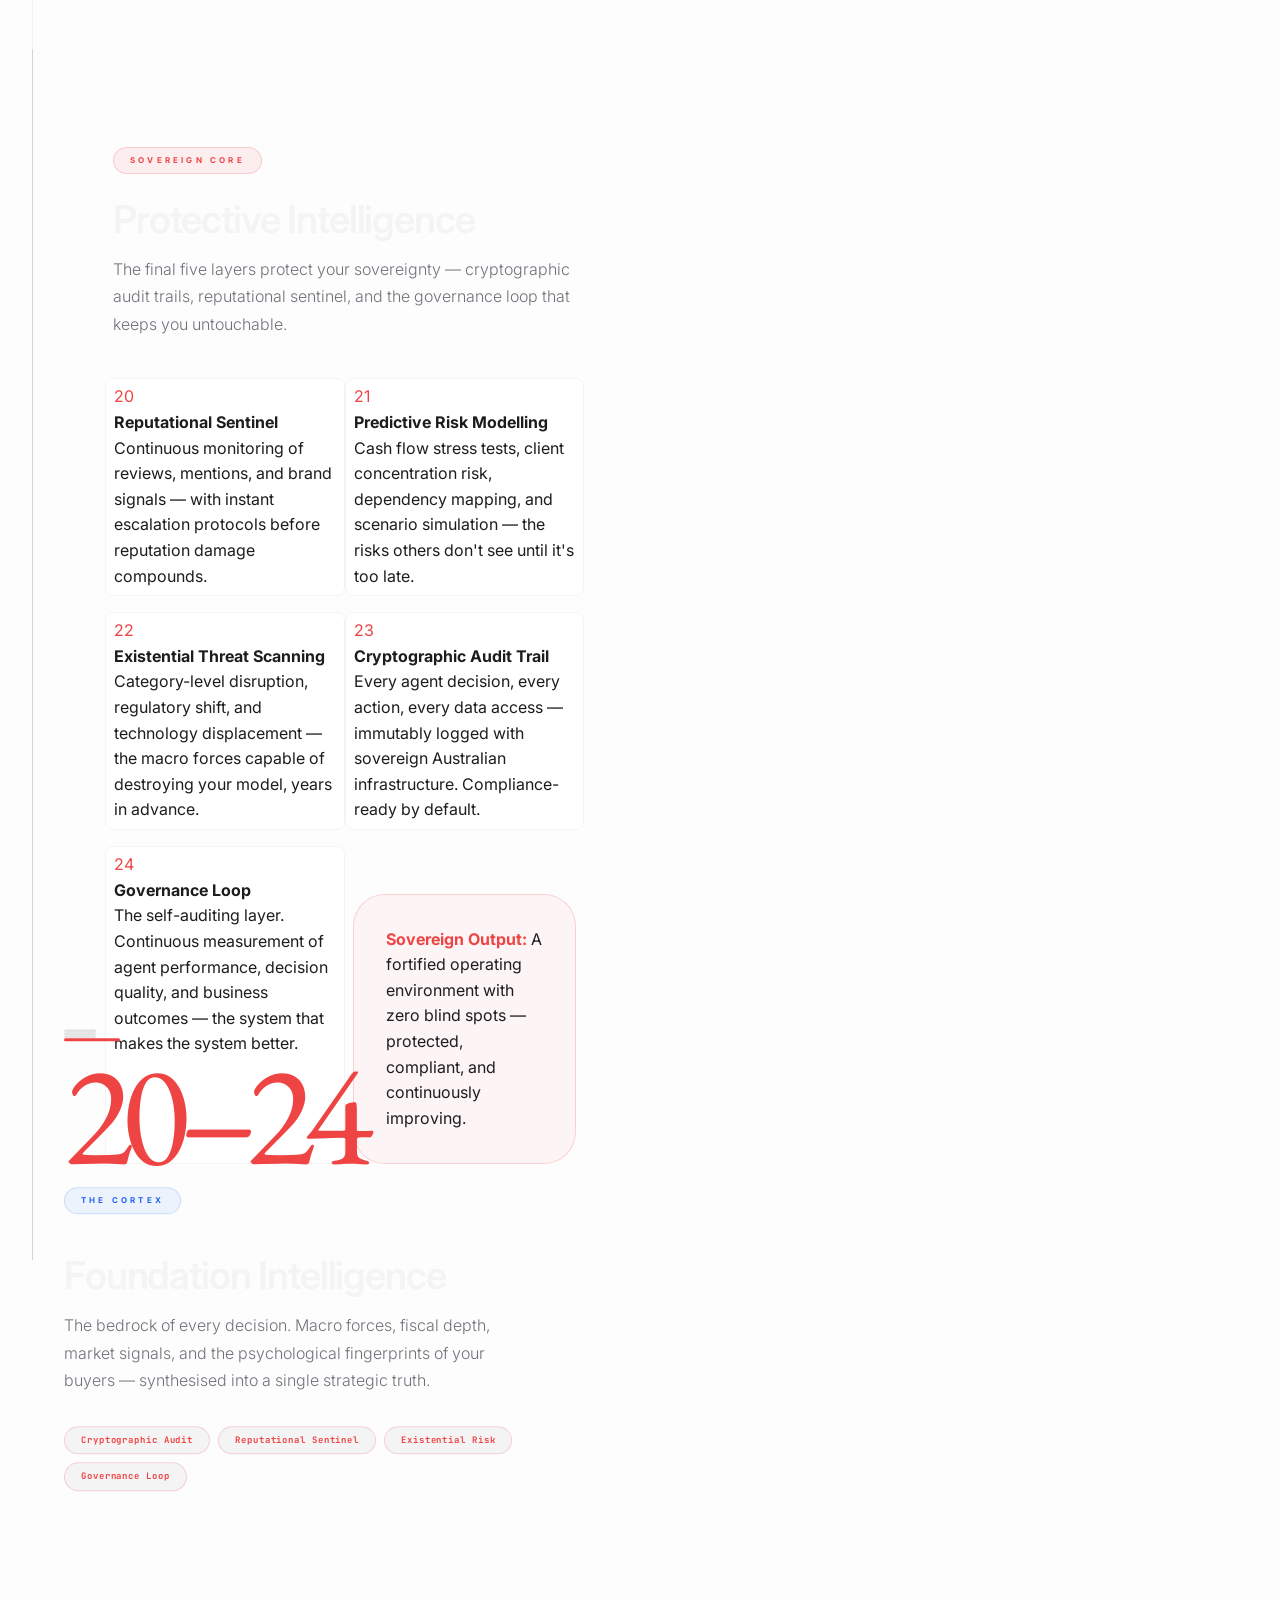
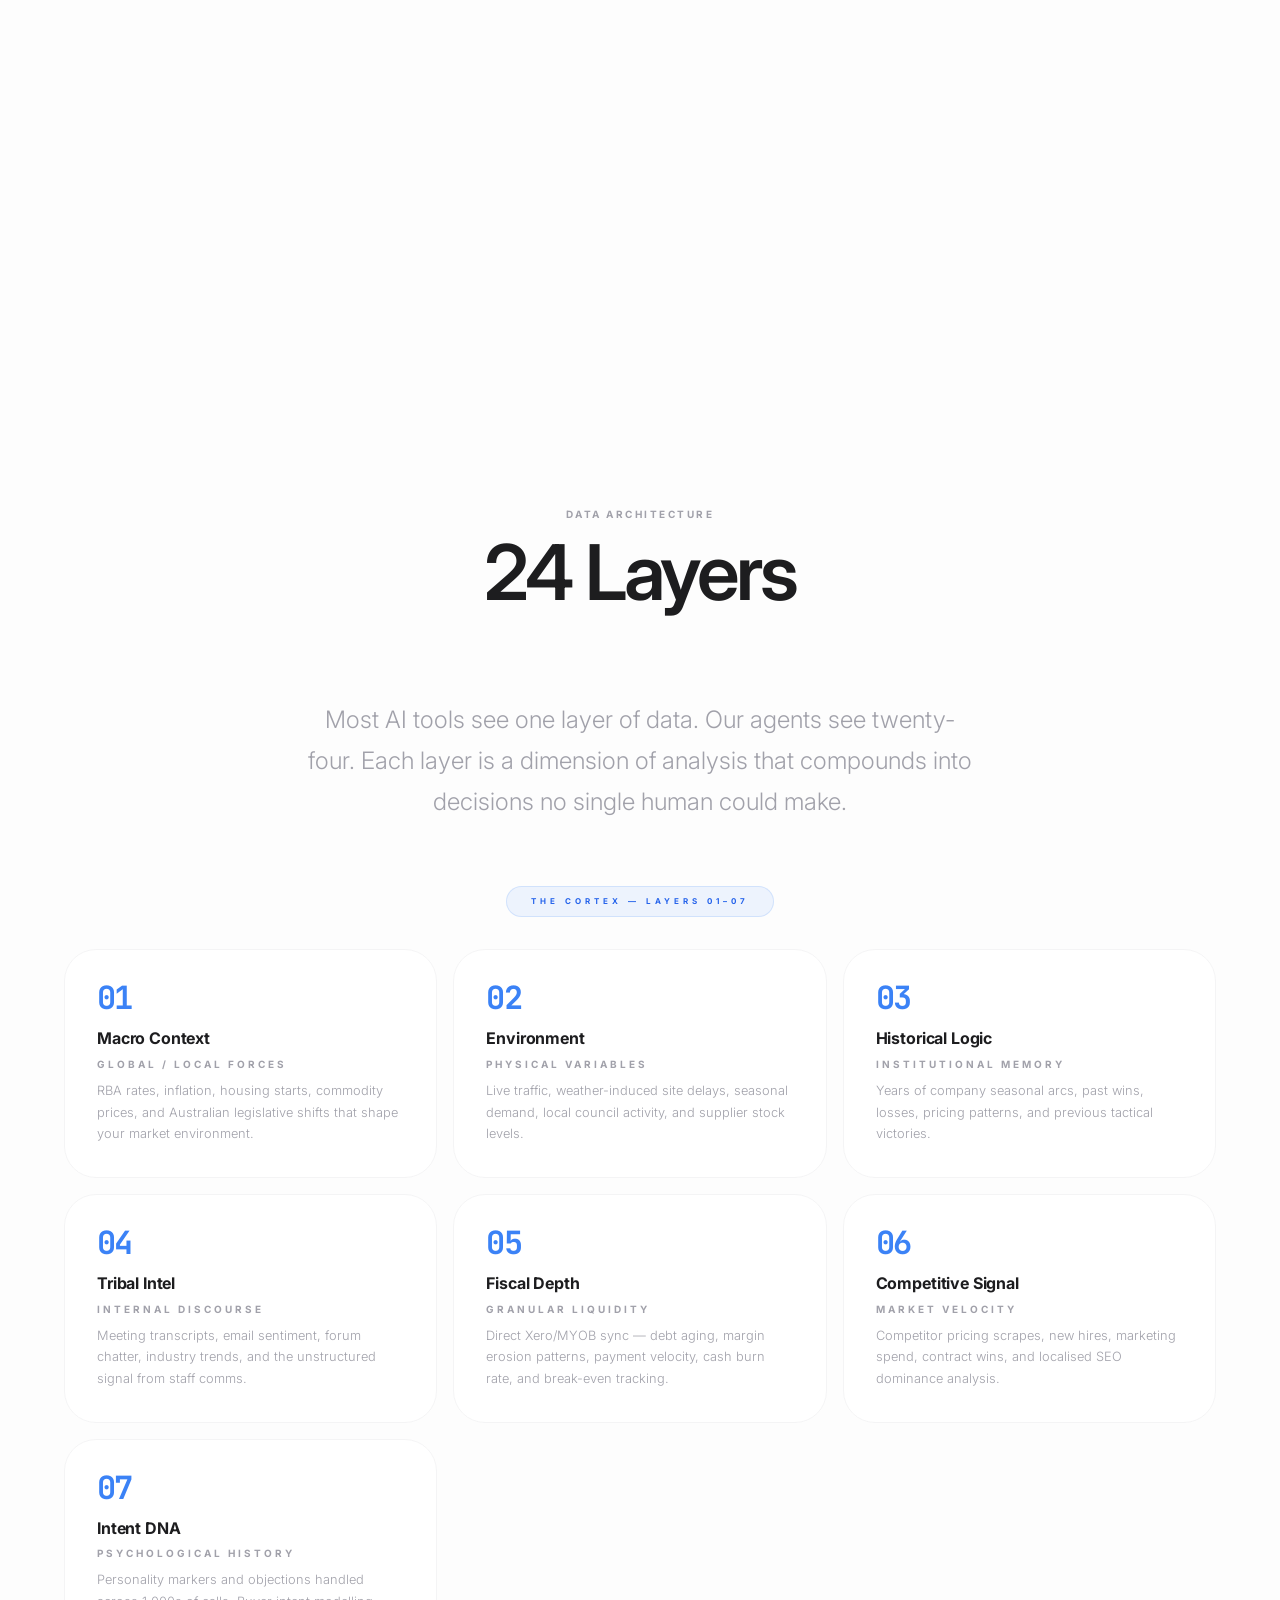
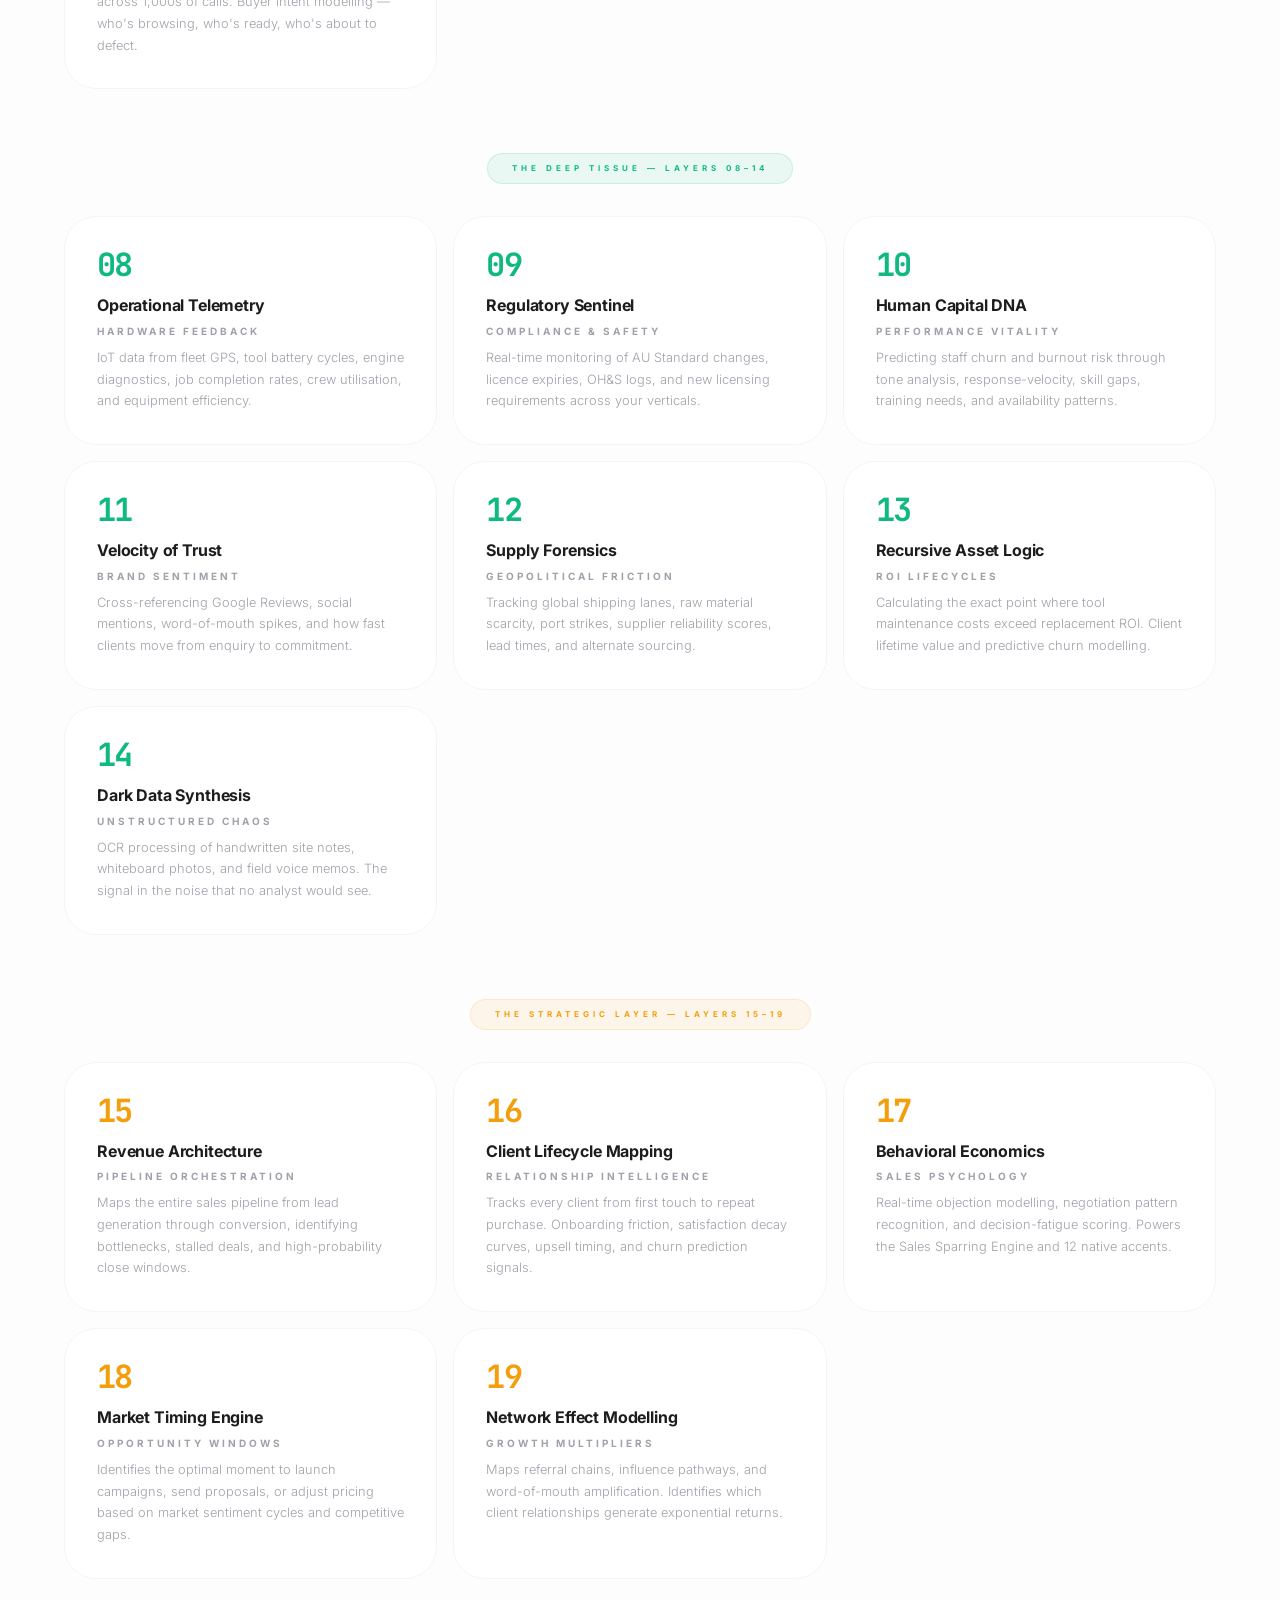
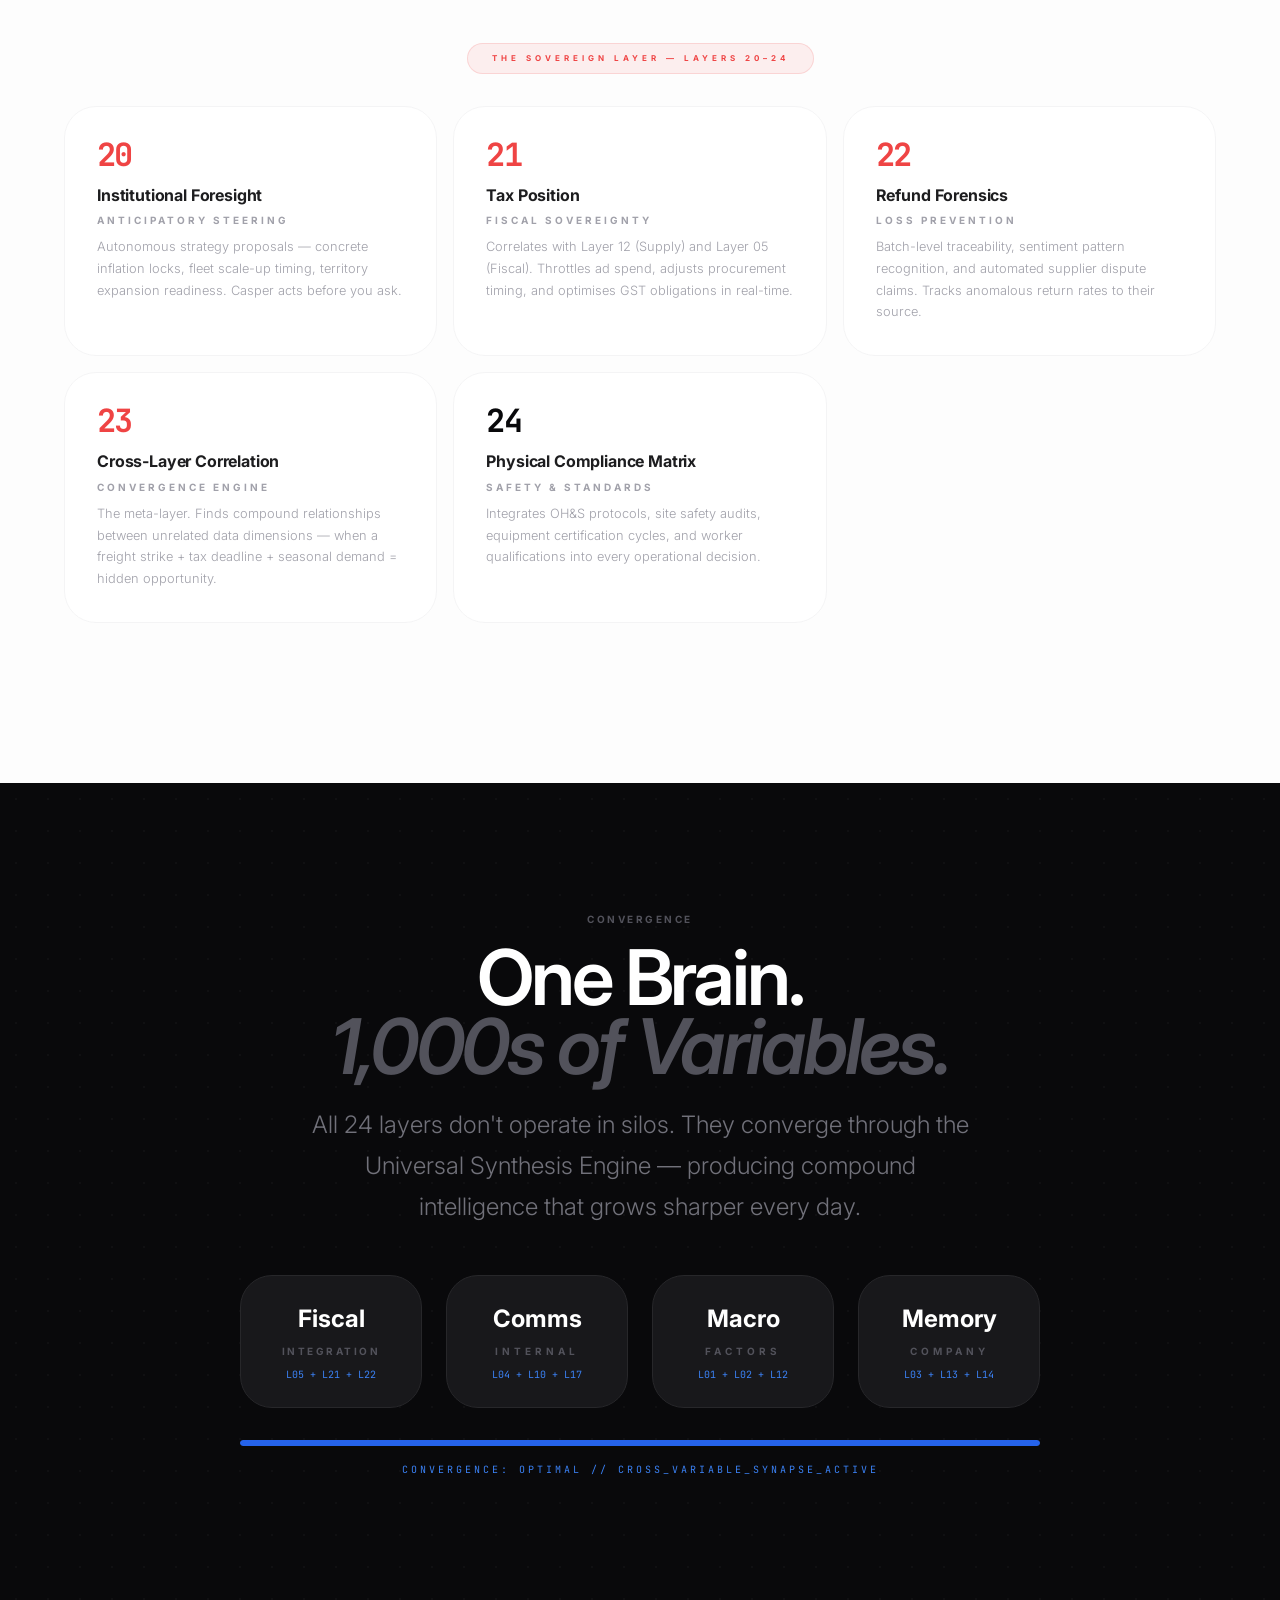
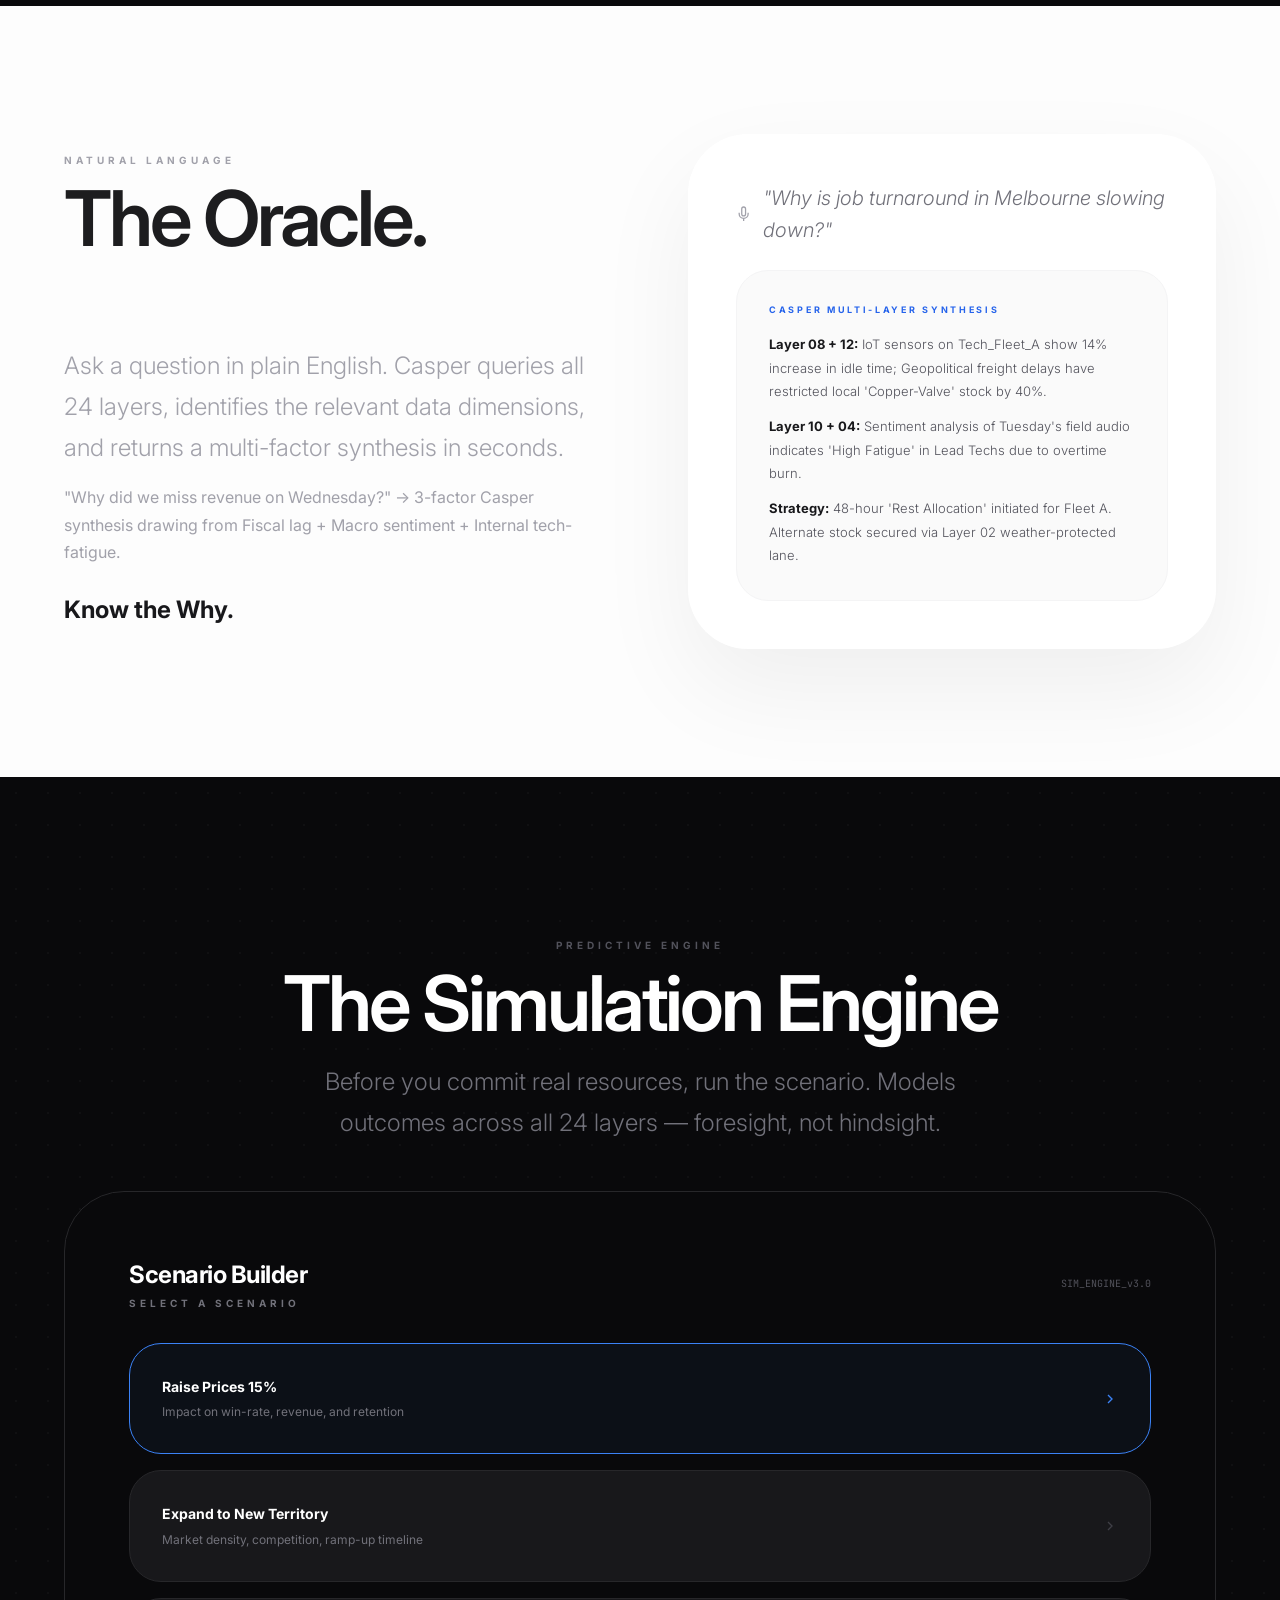
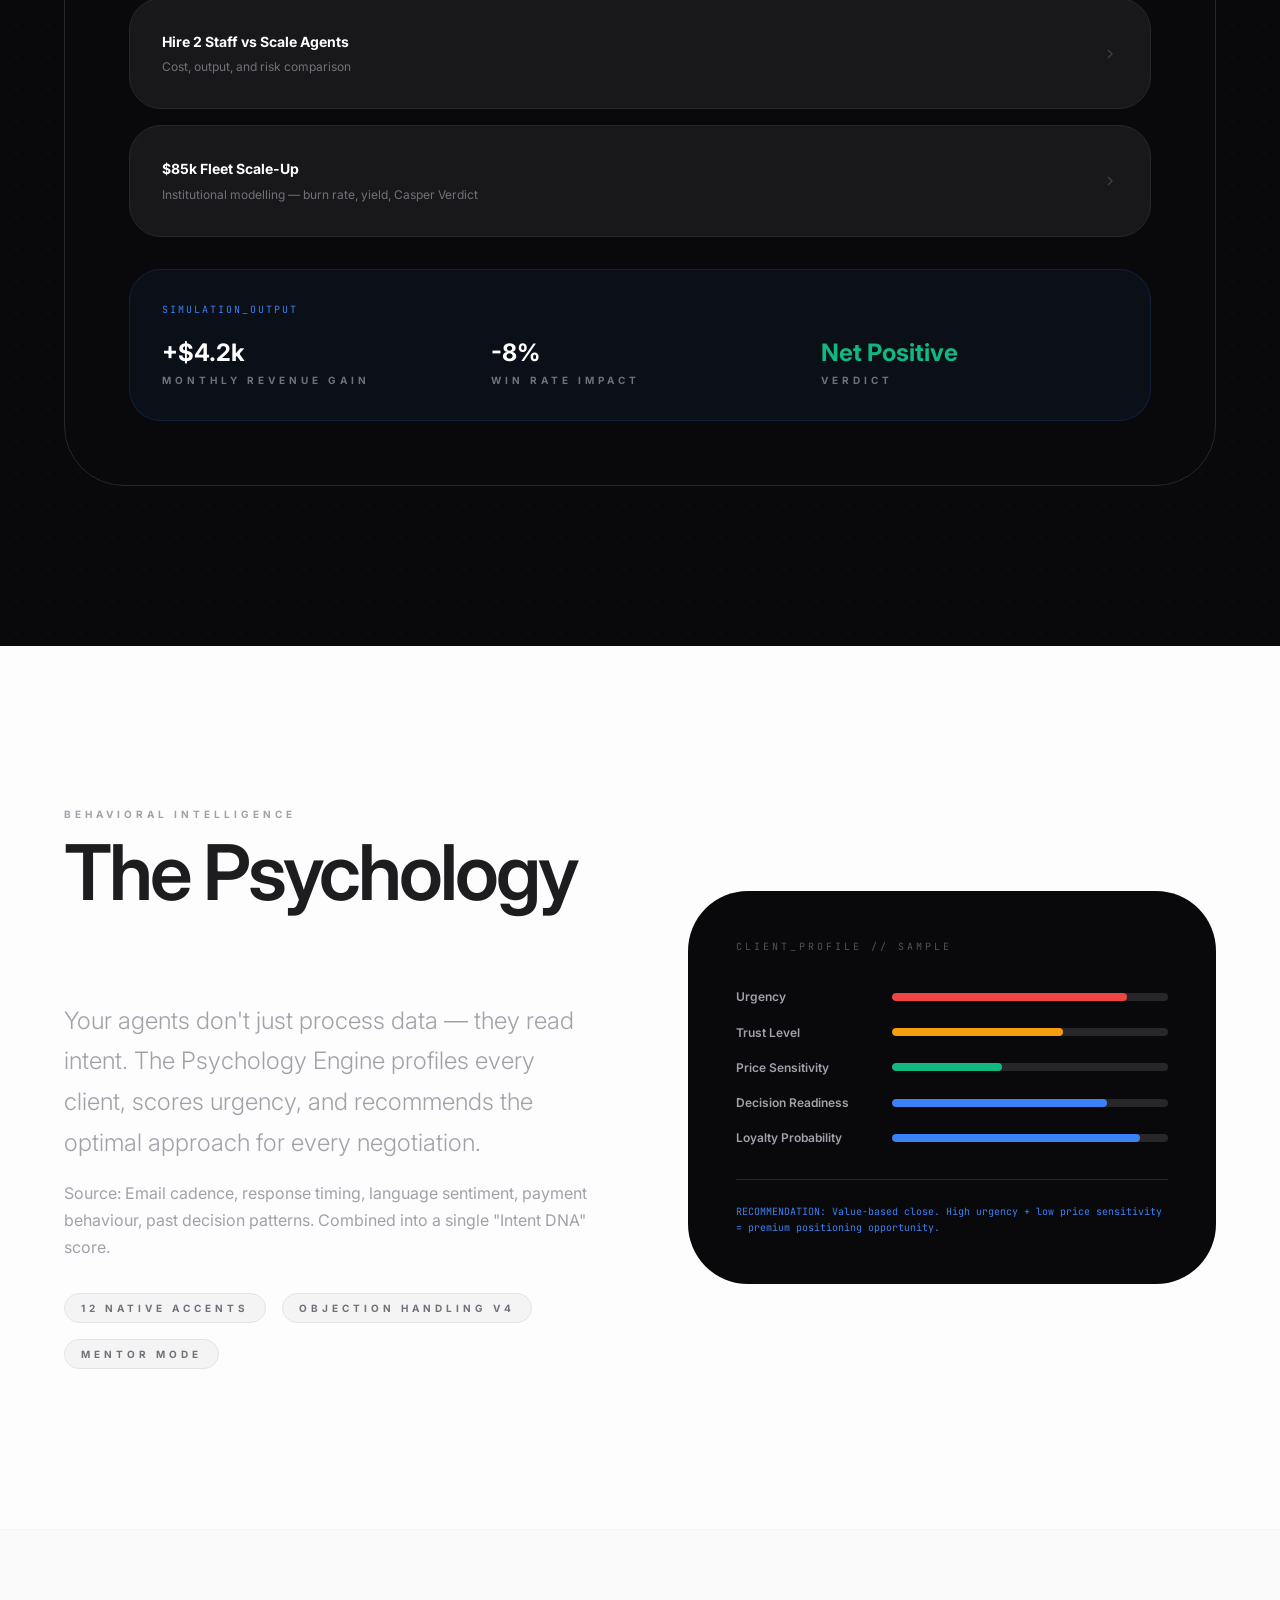
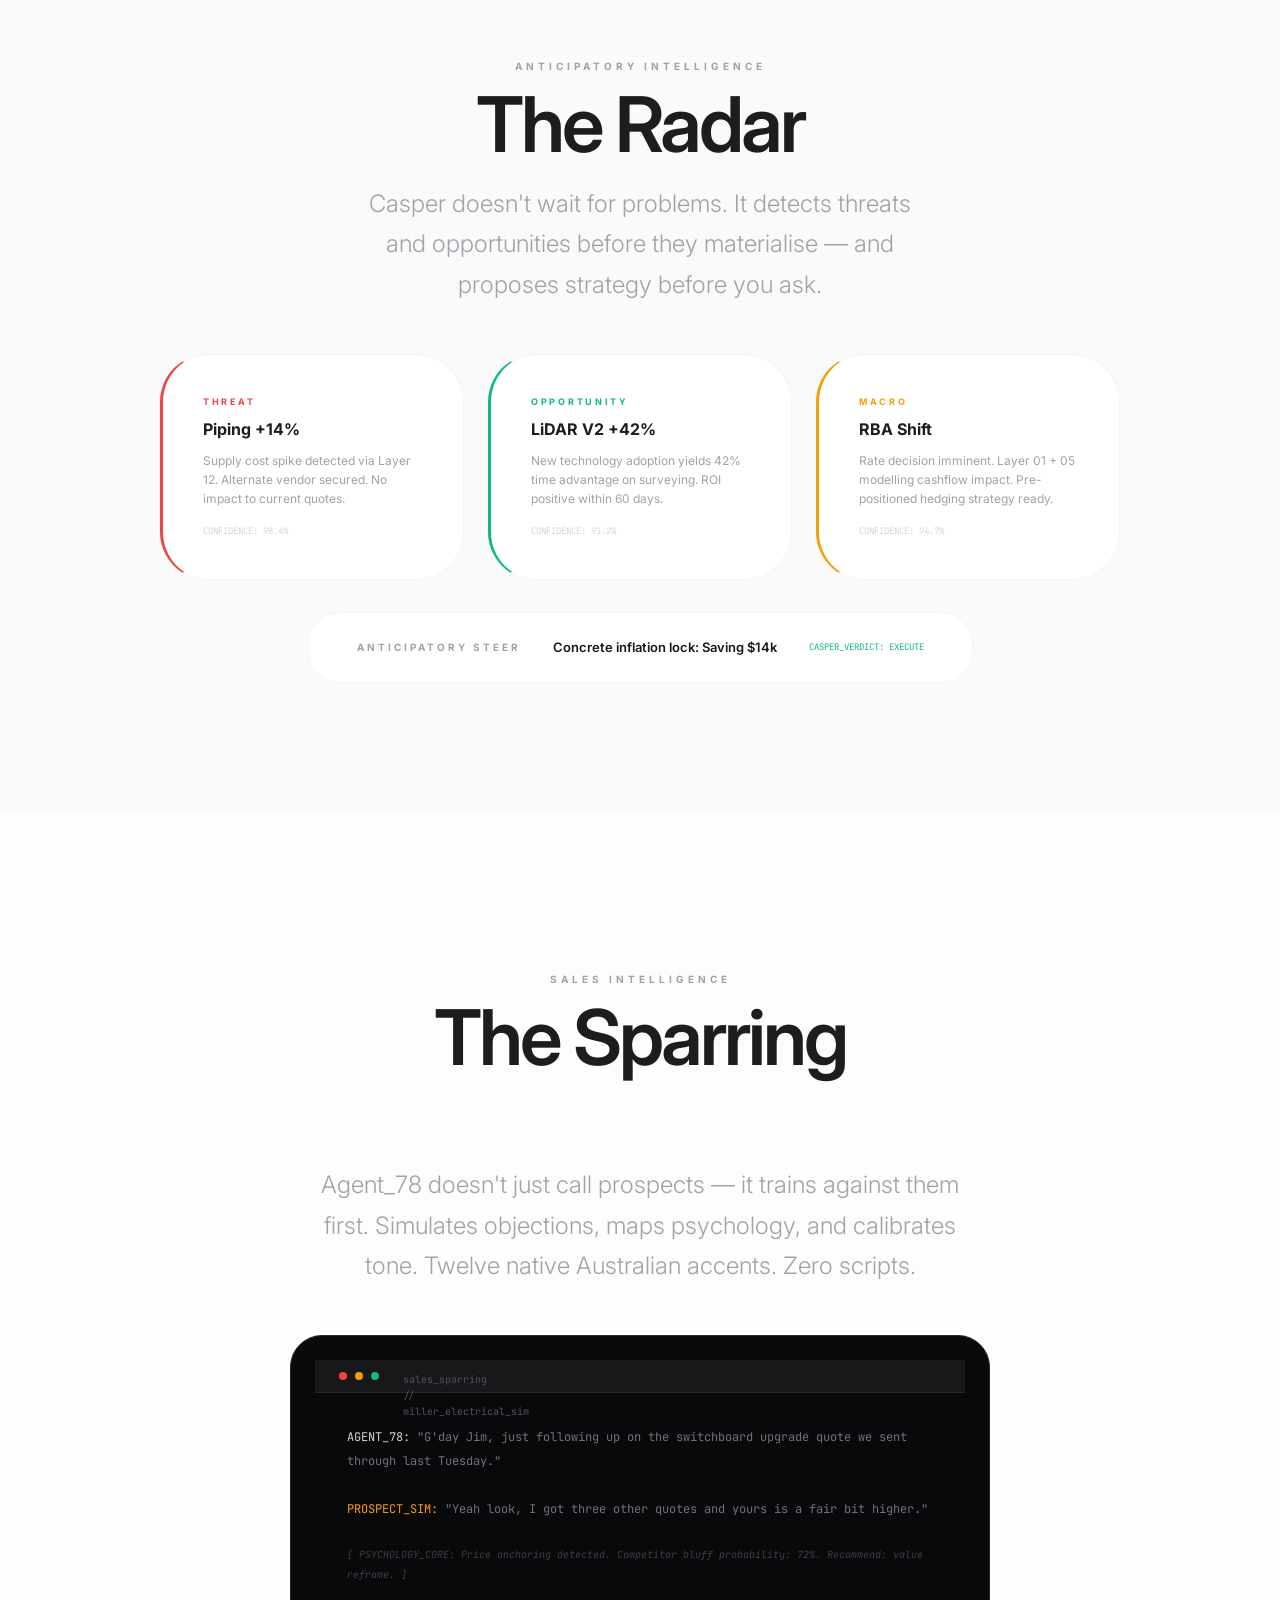
<file: site/intelligence.html>
<!DOCTYPE html>
<html lang="en">

<head>
  <meta charset="UTF-8">
  <meta name="viewport" content="width=device-width, initial-scale=1.0">
  <title>Cognitive Command — 24 Layers of Omniscience | Camber & Casper</title>
  <meta name="description"
    content="24 Layers of Omniscience. The Simulation Engine. Psychology Engine. War Room Protocol. Absolute truth, in your pocket.">
  <link rel="icon" href="favicon.svg" type="image/svg+xml">
  <meta property="og:title" content="Cognitive Command — 24 Layers of Omniscience | Camber &amp; Casper">
  <meta property="og:description"
    content="24 intelligence layers feeding one sovereign system. The Simulation Engine. Psychology Engine. War Room Protocol.">
  <meta property="og:type" content="website">
  <meta name="twitter:card" content="summary_large_image">
  <meta name="twitter:title" content="Intelligence — 24 Layers | Camber &amp; Casper">
  <link rel="preconnect" href="https://fonts.googleapis.com">
  <link
    href="https://fonts.googleapis.com/css2?family=EB+Garamond:ital,wght@0,400;0,500;1,400&family=Inter:wght@300;400;500;600;700;800&family=JetBrains+Mono:wght@400;700&display=swap"
    rel="stylesheet">
  <link rel="stylesheet" href="css/styles.css">
  <style>
    .layer-card {
      background: white;
      border: 1px solid var(--cc-zinc-100);
      border-radius: var(--radius-lg);
      padding: 2rem;
      transition: all 0.5s;
    }

    .layer-card:hover {
      transform: translateY(-4px);
      box-shadow: 0 20px 40px rgba(0, 0, 0, 0.04);
    }

    .layer-num {
      font-family: var(--font-mono);
      font-size: 2rem;
      font-weight: 700;
      letter-spacing: -0.05em;
      line-height: 1;
    }

    .layer-name {
      font-size: 1rem;
      font-weight: 700;
      letter-spacing: -0.01em;
      margin-top: 0.75rem;
    }

    .layer-sub {
      font-size: 0.625rem;
      font-weight: 700;
      letter-spacing: 0.3em;
      text-transform: uppercase;
      color: var(--cc-zinc-400);
      margin-top: 0.25rem;
    }

    .layer-desc {
      font-size: 0.8rem;
      color: var(--cc-zinc-400);
      font-weight: 300;
      line-height: 1.7;
      margin-top: 0.5rem;
    }

    .layer-group-label {
      font-size: 0.5rem;
      font-weight: 700;
      letter-spacing: 0.5em;
      text-transform: uppercase;
      padding: 0.5rem 1.5rem;
      border-radius: var(--radius-pill);
      display: inline-block;
      margin-bottom: 2rem;
    }

    .terminal {
      background: var(--cc-zinc-950);
      border: 1px solid var(--cc-zinc-800);
      border-radius: var(--radius-lg);
      overflow: hidden;
    }

    .terminal-bar {
      display: flex;
      align-items: center;
      gap: 0.5rem;
      background: var(--cc-zinc-900);
      padding: 0.75rem 1.5rem;
      border-bottom: 1px solid var(--cc-zinc-800);
    }

    .terminal-bar span {
      width: 8px;
      height: 8px;
      border-radius: 50%;
    }

    .terminal-body {
      padding: 2rem;
      font-family: var(--font-mono);
      font-size: 0.75rem;
      line-height: 2;
      color: var(--cc-zinc-500);
    }

    .terminal-body .cmd {
      color: var(--cc-zinc-300);
    }

    .terminal-body .highlight {
      color: var(--cc-blue-500);
    }

    .terminal-body .success {
      color: var(--cc-emerald-500);
    }

    .terminal-body .warn {
      color: var(--cc-amber-500);
    }

    .sim-card {
      background: var(--cc-zinc-950);
      border: 1px solid var(--cc-zinc-800);
      border-radius: 60px;
      padding: 4rem;
    }

    .sim-scenario {
      background: var(--cc-zinc-900);
      border: 1px solid var(--cc-zinc-800);
      border-radius: var(--radius-lg);
      padding: 2rem;
      margin-bottom: 1rem;
      cursor: pointer;
      transition: all 0.3s;
    }

    .sim-scenario:hover {
      border-color: var(--cc-blue-500);
    }

    .sim-scenario.active {
      border-color: var(--cc-blue-500);
      background: rgba(59, 130, 246, 0.05);
    }

    .psych-meter {
      display: flex;
      align-items: center;
      gap: 1rem;
      margin-bottom: 1rem;
    }

    .psych-label {
      width: 140px;
      font-size: 0.75rem;
      font-weight: 600;
      color: var(--cc-zinc-500);
      flex-shrink: 0;
    }

    .psych-track {
      flex: 1;
      background: var(--cc-zinc-800);
      height: 8px;
      border-radius: 4px;
      overflow: hidden;
    }

    .psych-fill {
      height: 100%;
      border-radius: 4px;
    }

    .oracle-query {
      background: white;
      border-radius: 60px;
      padding: 3rem;
      box-shadow: 0 40px 100px rgba(0, 0, 0, 0.06);
    }

    .oracle-question {
      font-size: 1.25rem;
      font-weight: 300;
      font-style: italic;
      color: var(--cc-zinc-500);
    }

    .oracle-answer {
      background: var(--cc-zinc-50);
      border: 1px solid var(--cc-zinc-100);
      border-radius: var(--radius-lg);
      padding: 2rem;
      margin-top: 1.5rem;
    }

    .oracle-answer p {
      font-size: 0.8125rem;
      color: var(--cc-zinc-600);
      line-height: 1.8;
      font-weight: 300;
    }

    .oracle-answer .layer-ref {
      font-weight: 700;
      color: var(--cc-zinc-900);
    }
  </style>
</head>

<body>
  <a href="#main" class="skip-to-content">Skip to content</a>

  <!-- NAV -->
  <nav class="nav" id="nav">
    <div class="nav-inner">
      <div style="display:flex;align-items:center;gap:3rem;">
        <a href="index.html" class="nav-logo">
          <div class="nav-logo-mark">C<span style="color:var(--cc-zinc-500);font-style:italic;">C</span></div>
          <span class="nav-logo-text font-serif">C&C</span>
        </a>
        <div class="nav-links">
          <a href="workforce.html">The 100</a>
          <a href="advantage.html">Advantage</a>
          <a href="intelligence.html" class="active">Intelligence</a>
          <a href="infrastructure.html">Infrastructure</a>
          <a href="industries.html">Industries</a>
          <a href="day.html">A Day</a>
          <a href="launch.html">How It Works</a>
          <a href="pricing.html">Pricing</a>
        </div>
      </div>
      <div style="display:flex;align-items:center;gap:1rem;">
        <span class="cc-status-dot" aria-label="System status"></span>
        <a href="pricing.html" class="nav-cta">Deploy the Workforce</a>
        <button class="mobile-menu-btn" aria-label="Menu"><span></span><span></span><span></span></button>
      </div>
    </div>
  </nav>

  <!-- MOBILE MENU PANEL -->
  <div class="mobile-menu">
    <a href="index.html">Home</a>
    <a href="workforce.html">The 100</a>
    <a href="advantage.html">Advantage</a>
    <a href="intelligence.html">Intelligence</a>
    <a href="infrastructure.html">Infrastructure</a>
    <a href="industries.html">Industries</a>
    <a href="day.html">A Day in Command</a>
    <a href="launch.html">How It Works</a>
    <a href="pricing.html" class="nav-cta">Deploy the Workforce</a>
  </div>

  <main id="main">
    <!-- HERO -->
    <section class="pt-40" style="padding:12rem 2rem 6rem;text-align:center;">
      <div class="reveal container-sm">
        <div class="badge badge-light mb-8 cc-badge-pop">
          <svg width="14" height="14" viewBox="0 0 24 24" fill="none" stroke="currentColor" stroke-width="2">
            <path d="M12 2a10 10 0 1 0 10 10H12V2Z" />
            <path d="M20.66 8A10 10 0 0 0 12 2v10l8.66-4Z" />
          </svg>
          Cognitive Architecture
        </div>
        <h1 class="text-hero">Total<br><span class="text-ghost cc-grad-text">Self-Awareness.</span></h1>
        <p class="text-body-lg mt-6 mx-auto" style="max-width:48rem;color:var(--cc-zinc-400);">
          We don't just bridge silos. We eliminate them. Casper blends 24 distinct input layers — from global
          geopolitical friction to the battery levels in your tech's toolkit — to provide absolute strategic reasoning.
        </p>
        <div style="display:flex;gap:3rem;justify-content:center;margin-top:3rem;">
          <div class="stat">
            <div class="stat-value" data-count="24">0</div>
            <div class="stat-label">Input Layers</div>
          </div>
          <div class="stat">
            <div class="stat-value" data-scramble="0.04ms">0.04ms</div>
            <div class="stat-label">Synthesis Latency</div>
          </div>
          <div class="stat">
            <div class="stat-value" data-scramble="98.4%">98.4%</div>
            <div class="stat-label">Confidence</div>
          </div>
        </div>
      </div>
    </section>

    <!-- STICKY SCROLL STORYTELLING: THE 4 INTELLIGENCE GROUPS -->
    <section class="cc-sticky-section section">
      <div class="container" style="max-width:72rem;">

        <!-- chapter strip (right) -->
        <div class="cc-sticky-chapters">

          <!-- Chapter 1: The Cortex -->
          <div class="cc-sticky-chapter" id="chapter-cortex">
            <div class="cc-chapter-header">
              <span class="cc-sticky-badge"
                style="background:rgba(59,130,246,0.08);border:1px solid rgba(59,130,246,0.2);color:var(--cc-blue-600);">The
                Cortex</span>
              <h3 class="cc-sticky-title" style="color:var(--cc-zinc-100);">Foundation Intelligence</h3>
              <p class="cc-sticky-desc">The bedrock of every decision. Macro forces, fiscal depth, market signals, and
                the psychological fingerprints of your buyers — synthesised into a single strategic truth.</p>
            </div>
            <div class="cc-chapter-layers">
              <div class="cc-chapter-layer">
                <span class="cc-chapter-num" style="color:var(--cc-blue-500);">01</span>
                <div><strong>Macro Context</strong>
                  <p>Economic cycles, interest rates, sector tailwinds and headwinds — the invisible forces shaping
                    every buying decision.</p>
                </div>
              </div>
              <div class="cc-chapter-layer">
                <span class="cc-chapter-num" style="color:var(--cc-blue-500);">02</span>
                <div><strong>Fiscal Depth</strong>
                  <p>Real financial signals from your market — industry revenue, average margins, buyer affordability,
                    and cash-flow season patterns.</p>
                </div>
              </div>
              <div class="cc-chapter-layer">
                <span class="cc-chapter-num" style="color:var(--cc-blue-500);">03</span>
                <div><strong>Competitive Signal</strong>
                  <p>Live competitor pricing, positioning, review sentiment, and the gaps in their coverage your agents
                    can exploit.</p>
                </div>
              </div>
              <div class="cc-chapter-layer">
                <span class="cc-chapter-num" style="color:var(--cc-blue-500);">04</span>
                <div><strong>Intent DNA</strong>
                  <p>Micro-intent signals from search behaviour, social velocity, and local demand spikes — who is ready
                    to buy, right now.</p>
                </div>
              </div>
              <div class="cc-chapter-layer">
                <span class="cc-chapter-num" style="color:var(--cc-blue-500);">05</span>
                <div><strong>Audience Psychographics</strong>
                  <p>Personality archetypes, values maps, and decision-making heuristics — so every message speaks
                    directly to how each buyer thinks.</p>
                </div>
              </div>
              <div class="cc-chapter-layer">
                <span class="cc-chapter-num" style="color:var(--cc-blue-500);">06</span>
                <div><strong>Sentiment Architecture</strong>
                  <p>Real-time brand and category sentiment across reviews, forums, and social — the true voice of your
                    market.</p>
                </div>
              </div>
              <div class="cc-chapter-layer">
                <span class="cc-chapter-num" style="color:var(--cc-blue-500);">07</span>
                <div><strong>Channel Performance</strong>
                  <p>Attribution clarity across every touchpoint — what's actually driving revenue, and where your next
                    dollar returns most.</p>
                </div>
              </div>
              <div class="cc-chapter-outcome"
                style="border-color:rgba(59,130,246,0.2);background:rgba(59,130,246,0.04);">
                <strong style="color:var(--cc-blue-500);">Cortex Output:</strong> A strategic truth document updated
                hourly — the complete external reality of your market.
              </div>
            </div>
          </div>

          <!-- Chapter 2: Deep Tissue -->
          <div class="cc-sticky-chapter" id="chapter-deeptissue">
            <div class="cc-chapter-header">
              <span class="cc-sticky-badge"
                style="background:rgba(16,185,129,0.08);border:1px solid rgba(16,185,129,0.2);color:var(--cc-emerald-500);">Deep
                Tissue</span>
              <h3 class="cc-sticky-title" style="color:var(--cc-zinc-100);">Operational Reality</h3>
              <p class="cc-sticky-desc">Below the surface of every business is an engine of physical systems, human
                capital, and supply chains. Layers 8–14 read that engine in real time.</p>
            </div>
            <div class="cc-chapter-layers">
              <div class="cc-chapter-layer">
                <span class="cc-chapter-num" style="color:var(--cc-emerald-500);">08</span>
                <div><strong>Operational Telemetry</strong>
                  <p>Job progress, crew location, tool utilisation, and site conditions — live operational data feeding
                    agent decisions.</p>
                </div>
              </div>
              <div class="cc-chapter-layer">
                <span class="cc-chapter-num" style="color:var(--cc-emerald-500);">09</span>
                <div><strong>Human Capital Intelligence</strong>
                  <p>Team capacity, skill matrices, performance trends, and fatigue patterns — the human engine mapped
                    precisely.</p>
                </div>
              </div>
              <div class="cc-chapter-layer">
                <span class="cc-chapter-num" style="color:var(--cc-emerald-500);">10</span>
                <div><strong>Supply Chain Forensics</strong>
                  <p>Supplier lead times, price movements, stockout risk, and alternative sourcing — before shortages
                    cost you jobs.</p>
                </div>
              </div>
              <div class="cc-chapter-layer">
                <span class="cc-chapter-num" style="color:var(--cc-emerald-500);">11</span>
                <div><strong>Regulatory Sentinel</strong>
                  <p>Licence renewals, compliance deadlines, code changes, and safety obligations — monitored so nothing
                    slips.</p>
                </div>
              </div>
              <div class="cc-chapter-layer">
                <span class="cc-chapter-num" style="color:var(--cc-emerald-500);">12</span>
                <div><strong>Technology Leverage</strong>
                  <p>Which tools in your stack are underutilised, which integrations are broken, and which automations
                    would pay back fastest.</p>
                </div>
              </div>
              <div class="cc-chapter-layer">
                <span class="cc-chapter-num" style="color:var(--cc-emerald-500);">13</span>
                <div><strong>Environmental Context</strong>
                  <p>Weather, traffic, seasonal demand patterns, and local event calendars — the external variables most
                    operators ignore.</p>
                </div>
              </div>
              <div class="cc-chapter-layer">
                <span class="cc-chapter-num" style="color:var(--cc-emerald-500);">14</span>
                <div><strong>Dark Data Synthesis</strong>
                  <p>The intelligence buried in your email threads, invoices, photos, and documents — extracted,
                    structured, and made actionable.</p>
                </div>
              </div>
              <div class="cc-chapter-outcome"
                style="border-color:rgba(16,185,129,0.2);background:rgba(16,185,129,0.04);">
                <strong style="color:var(--cc-emerald-500);">Deep Tissue Output:</strong> A live operational map of your
                business — capacity, risk, and efficiency surfaced before the day begins.
              </div>
            </div>
          </div>

          <!-- Chapter 3: Strategic Command -->
          <div class="cc-sticky-chapter" id="chapter-strategic">
            <div class="cc-chapter-header">
              <span class="cc-sticky-badge"
                style="background:rgba(245,158,11,0.08);border:1px solid rgba(245,158,11,0.2);color:var(--cc-amber-500);">Strategic
                Command</span>
              <h3 class="cc-sticky-title" style="color:var(--cc-zinc-100);">Revenue and Execution</h3>
              <p class="cc-sticky-desc">Strategy without execution is fiction. Layers 15–19 bridge the gap — from
                pipeline orchestration to predictive risk and innovation signals.</p>
            </div>
            <div class="cc-chapter-layers">
              <div class="cc-chapter-layer">
                <span class="cc-chapter-num" style="color:var(--cc-amber-500);">15</span>
                <div><strong>Revenue Architecture</strong>
                  <p>Pricing elasticity, upsell timing, package construction, and LTV modelling — your commercial
                    strategy made precise.</p>
                </div>
              </div>
              <div class="cc-chapter-layer">
                <span class="cc-chapter-num" style="color:var(--cc-amber-500);">16</span>
                <div><strong>Sales Pipeline Orchestration</strong>
                  <p>Lead scoring, follow-up sequencing, objection prediction, and close-probability — the full sales
                    motion, automated.</p>
                </div>
              </div>
              <div class="cc-chapter-layer">
                <span class="cc-chapter-num" style="color:var(--cc-amber-500);">17</span>
                <div><strong>Client Lifecycle Mapping</strong>
                  <p>Churn signals, satisfaction depth, expansion triggers, and referral readiness — every relationship
                    managed with precision.</p>
                </div>
              </div>
              <div class="cc-chapter-layer">
                <span class="cc-chapter-num" style="color:var(--cc-amber-500);">18</span>
                <div><strong>Execution Cadence</strong>
                  <p>Task prioritisation, deadline tracking, delegation patterns, and accountability loops — the
                    operating rhythm of high-performance.</p>
                </div>
              </div>
              <div class="cc-chapter-layer">
                <span class="cc-chapter-num" style="color:var(--cc-amber-500);">19</span>
                <div><strong>Innovation Radar</strong>
                  <p>Emerging technology signals, competitor pivots, market adjacencies, and category disruption
                    patterns — the future, seen early.</p>
                </div>
              </div>
              <div class="cc-chapter-outcome"
                style="border-color:rgba(245,158,11,0.2);background:rgba(245,158,11,0.04);">
                <strong style="color:var(--cc-amber-500);">Strategic Output:</strong> A daily strategic briefing that
                combines commercial opportunity with execution priority — what to do, and in what order.
              </div>
            </div>
          </div>

          <!-- Chapter 4: Sovereign Core -->
          <div class="cc-sticky-chapter" id="chapter-sovereign">
            <div class="cc-chapter-header">
              <span class="cc-sticky-badge"
                style="background:rgba(239,68,68,0.08);border:1px solid rgba(239,68,68,0.2);color:var(--cc-red-500);">Sovereign
                Core</span>
              <h3 class="cc-sticky-title" style="color:var(--cc-zinc-100);">Protective Intelligence</h3>
              <p class="cc-sticky-desc">The final five layers protect your sovereignty — cryptographic audit trails,
                reputational sentinel, and the governance loop that keeps you untouchable.</p>
            </div>
            <div class="cc-chapter-layers">
              <div class="cc-chapter-layer">
                <span class="cc-chapter-num" style="color:var(--cc-red-500);">20</span>
                <div><strong>Reputational Sentinel</strong>
                  <p>Continuous monitoring of reviews, mentions, and brand signals — with instant escalation protocols
                    before reputation damage compounds.</p>
                </div>
              </div>
              <div class="cc-chapter-layer">
                <span class="cc-chapter-num" style="color:var(--cc-red-500);">21</span>
                <div><strong>Predictive Risk Modelling</strong>
                  <p>Cash flow stress tests, client concentration risk, dependency mapping, and scenario simulation —
                    the risks others don't see until it's too late.</p>
                </div>
              </div>
              <div class="cc-chapter-layer">
                <span class="cc-chapter-num" style="color:var(--cc-red-500);">22</span>
                <div><strong>Existential Threat Scanning</strong>
                  <p>Category-level disruption, regulatory shift, and technology displacement — the macro forces capable
                    of destroying your model, years in advance.</p>
                </div>
              </div>
              <div class="cc-chapter-layer">
                <span class="cc-chapter-num" style="color:var(--cc-red-500);">23</span>
                <div><strong>Cryptographic Audit Trail</strong>
                  <p>Every agent decision, every action, every data access — immutably logged with sovereign Australian
                    infrastructure. Compliance-ready by default.</p>
                </div>
              </div>
              <div class="cc-chapter-layer">
                <span class="cc-chapter-num" style="color:var(--cc-red-500);">24</span>
                <div><strong>Governance Loop</strong>
                  <p>The self-auditing layer. Continuous measurement of agent performance, decision quality, and
                    business outcomes — the system that makes the system better.</p>
                </div>
              </div>
              <div class="cc-chapter-outcome" style="border-color:rgba(239,68,68,0.2);background:rgba(239,68,68,0.04);">
                <strong style="color:var(--cc-red-500);">Sovereign Output:</strong> A fortified operating environment
                with zero blind spots — protected, compliant, and continuously improving.
              </div>
            </div>
          </div>

        </div><!-- /cc-sticky-chapters -->

        <!-- sticky panel (left) — updated by JS -->
        <div class="cc-sticky-panel" aria-hidden="true">
          <div class="cc-sticky-pips">
            <div class="cc-sticky-pip blue active"></div>
            <div class="cc-sticky-pip green"></div>
            <div class="cc-sticky-pip amber"></div>
            <div class="cc-sticky-pip red"></div>
          </div>
          <div class="cc-sticky-num-large" style="color:var(--cc-blue-500);">01–07</div>
          <span class="cc-sticky-badge"
            style="background:rgba(59,130,246,0.08);border:1px solid rgba(59,130,246,0.2);color:var(--cc-blue-600);">The
            Cortex</span>
          <h3 class="cc-sticky-title" style="color:var(--cc-zinc-100);margin-top:1rem;">Foundation Intelligence</h3>
          <p class="cc-sticky-desc">The bedrock of every decision. Macro forces, fiscal depth, market signals, and the
            psychological fingerprints of your buyers — synthesised into a single strategic truth.</p>
          <div class="cc-sticky-layer-pills">
            <span class="cc-sticky-layer-pill"
              style="border:1px solid rgba(59,130,246,0.2);color:var(--cc-blue-500);">Macro Context</span>
            <span class="cc-sticky-layer-pill"
              style="border:1px solid rgba(59,130,246,0.2);color:var(--cc-blue-500);">Fiscal Depth</span>
            <span class="cc-sticky-layer-pill"
              style="border:1px solid rgba(59,130,246,0.2);color:var(--cc-blue-500);">Competitive Signal</span>
            <span class="cc-sticky-layer-pill"
              style="border:1px solid rgba(59,130,246,0.2);color:var(--cc-blue-500);">Intent DNA</span>
          </div>
        </div>

      </div><!-- /container -->
    </section>

    <!-- 24 LAYERS OF OMNISCIENCE -->
    <section class="section" style="padding:6rem 2rem;">
      <div class="container">
        <div class="reveal text-center mb-16">
          <p class="text-label cc-label-track" style="color:var(--cc-zinc-400);">Data Architecture</p>
          <h2 class="text-display mt-4">24 Layers<br><span class="text-ghost cc-grad-text">of Omniscience.</span></h2>
          <p class="text-body-lg mt-6 mx-auto" style="max-width:42rem;color:var(--cc-zinc-400);">
            Most AI tools see one layer of data. Our agents see twenty-four. Each layer is a dimension of analysis that
            compounds into decisions no single human could make.
          </p>
        </div>

        <!-- CORTEX: 01–07 -->
        <div class="reveal text-center"><span class="layer-group-label"
            style="background:rgba(59,130,246,0.08);color:var(--cc-blue-600);border:1px solid rgba(59,130,246,0.15);">The
            Cortex — Layers 01–07</span></div>
        <div class="reveal"
          style="display:grid;grid-template-columns:repeat(auto-fill,minmax(280px,1fr));gap:1rem;margin-bottom:4rem;">
          <div class="layer-card">
            <div class="layer-num" style="color:var(--cc-blue-500);">01</div>
            <div class="layer-name">Macro Context</div>
            <div class="layer-sub">Global / Local Forces</div>
            <div class="layer-desc">RBA rates, inflation, housing starts, commodity prices, and Australian legislative
              shifts that shape your market environment.</div>
          </div>
          <div class="layer-card">
            <div class="layer-num" style="color:var(--cc-blue-500);">02</div>
            <div class="layer-name">Environment</div>
            <div class="layer-sub">Physical Variables</div>
            <div class="layer-desc">Live traffic, weather-induced site delays, seasonal demand, local council activity,
              and supplier stock levels.</div>
          </div>
          <div class="layer-card">
            <div class="layer-num" style="color:var(--cc-blue-500);">03</div>
            <div class="layer-name">Historical Logic</div>
            <div class="layer-sub">Institutional Memory</div>
            <div class="layer-desc">Years of company seasonal arcs, past wins, losses, pricing patterns, and previous
              tactical victories.</div>
          </div>
          <div class="layer-card">
            <div class="layer-num" style="color:var(--cc-blue-500);">04</div>
            <div class="layer-name">Tribal Intel</div>
            <div class="layer-sub">Internal Discourse</div>
            <div class="layer-desc">Meeting transcripts, email sentiment, forum chatter, industry trends, and the
              unstructured signal from staff comms.</div>
          </div>
          <div class="layer-card">
            <div class="layer-num" style="color:var(--cc-blue-500);">05</div>
            <div class="layer-name">Fiscal Depth</div>
            <div class="layer-sub">Granular Liquidity</div>
            <div class="layer-desc">Direct Xero/MYOB sync — debt aging, margin erosion patterns, payment velocity, cash
              burn rate, and break-even tracking.</div>
          </div>
          <div class="layer-card">
            <div class="layer-num" style="color:var(--cc-blue-500);">06</div>
            <div class="layer-name">Competitive Signal</div>
            <div class="layer-sub">Market Velocity</div>
            <div class="layer-desc">Competitor pricing scrapes, new hires, marketing spend, contract wins, and localised
              SEO dominance analysis.</div>
          </div>
          <div class="layer-card">
            <div class="layer-num" style="color:var(--cc-blue-500);">07</div>
            <div class="layer-name">Intent DNA</div>
            <div class="layer-sub">Psychological History</div>
            <div class="layer-desc">Personality markers and objections handled across 1,000s of calls. Buyer intent
              modelling — who's browsing, who's ready, who's about to defect.</div>
          </div>
        </div>

        <!-- DEEP TISSUE: 08–14 -->
        <div class="reveal text-center"><span class="layer-group-label"
            style="background:rgba(16,185,129,0.08);color:var(--cc-emerald-500);border:1px solid rgba(16,185,129,0.15);">The
            Deep Tissue — Layers 08–14</span></div>
        <div class="reveal"
          style="display:grid;grid-template-columns:repeat(auto-fill,minmax(280px,1fr));gap:1rem;margin-bottom:4rem;">
          <div class="layer-card">
            <div class="layer-num" style="color:var(--cc-emerald-500);">08</div>
            <div class="layer-name">Operational Telemetry</div>
            <div class="layer-sub">Hardware Feedback</div>
            <div class="layer-desc">IoT data from fleet GPS, tool battery cycles, engine diagnostics, job completion
              rates, crew utilisation, and equipment efficiency.</div>
          </div>
          <div class="layer-card">
            <div class="layer-num" style="color:var(--cc-emerald-500);">09</div>
            <div class="layer-name">Regulatory Sentinel</div>
            <div class="layer-sub">Compliance & Safety</div>
            <div class="layer-desc">Real-time monitoring of AU Standard changes, licence expiries, OH&S logs, and new
              licensing requirements across your verticals.</div>
          </div>
          <div class="layer-card">
            <div class="layer-num" style="color:var(--cc-emerald-500);">10</div>
            <div class="layer-name">Human Capital DNA</div>
            <div class="layer-sub">Performance Vitality</div>
            <div class="layer-desc">Predicting staff churn and burnout risk through tone analysis, response-velocity,
              skill gaps, training needs, and availability patterns.</div>
          </div>
          <div class="layer-card">
            <div class="layer-num" style="color:var(--cc-emerald-500);">11</div>
            <div class="layer-name">Velocity of Trust</div>
            <div class="layer-sub">Brand Sentiment</div>
            <div class="layer-desc">Cross-referencing Google Reviews, social mentions, word-of-mouth spikes, and how
              fast clients move from enquiry to commitment.</div>
          </div>
          <div class="layer-card">
            <div class="layer-num" style="color:var(--cc-emerald-500);">12</div>
            <div class="layer-name">Supply Forensics</div>
            <div class="layer-sub">Geopolitical Friction</div>
            <div class="layer-desc">Tracking global shipping lanes, raw material scarcity, port strikes, supplier
              reliability scores, lead times, and alternate sourcing.</div>
          </div>
          <div class="layer-card">
            <div class="layer-num" style="color:var(--cc-emerald-500);">13</div>
            <div class="layer-name">Recursive Asset Logic</div>
            <div class="layer-sub">ROI Lifecycles</div>
            <div class="layer-desc">Calculating the exact point where tool maintenance costs exceed replacement ROI.
              Client lifetime value and predictive churn modelling.</div>
          </div>
          <div class="layer-card">
            <div class="layer-num" style="color:var(--cc-emerald-500);">14</div>
            <div class="layer-name">Dark Data Synthesis</div>
            <div class="layer-sub">Unstructured Chaos</div>
            <div class="layer-desc">OCR processing of handwritten site notes, whiteboard photos, and field voice memos.
              The signal in the noise that no analyst would see.</div>
          </div>
        </div>

        <!-- STRATEGIC: 15–19 -->
        <div class="reveal text-center"><span class="layer-group-label"
            style="background:rgba(245,158,11,0.08);color:var(--cc-amber-500);border:1px solid rgba(245,158,11,0.15);">The
            Strategic Layer — Layers 15–19</span></div>
        <div class="reveal"
          style="display:grid;grid-template-columns:repeat(auto-fill,minmax(280px,1fr));gap:1rem;margin-bottom:4rem;">
          <div class="layer-card">
            <div class="layer-num" style="color:var(--cc-amber-500);">15</div>
            <div class="layer-name">Revenue Architecture</div>
            <div class="layer-sub">Pipeline Orchestration</div>
            <div class="layer-desc">Maps the entire sales pipeline from lead generation through conversion, identifying
              bottlenecks, stalled deals, and high-probability close windows.</div>
          </div>
          <div class="layer-card">
            <div class="layer-num" style="color:var(--cc-amber-500);">16</div>
            <div class="layer-name">Client Lifecycle Mapping</div>
            <div class="layer-sub">Relationship Intelligence</div>
            <div class="layer-desc">Tracks every client from first touch to repeat purchase. Onboarding friction,
              satisfaction decay curves, upsell timing, and churn prediction signals.</div>
          </div>
          <div class="layer-card">
            <div class="layer-num" style="color:var(--cc-amber-500);">17</div>
            <div class="layer-name">Behavioral Economics</div>
            <div class="layer-sub">Sales Psychology</div>
            <div class="layer-desc">Real-time objection modelling, negotiation pattern recognition, and decision-fatigue
              scoring. Powers the Sales Sparring Engine and 12 native accents.</div>
          </div>
          <div class="layer-card">
            <div class="layer-num" style="color:var(--cc-amber-500);">18</div>
            <div class="layer-name">Market Timing Engine</div>
            <div class="layer-sub">Opportunity Windows</div>
            <div class="layer-desc">Identifies the optimal moment to launch campaigns, send proposals, or adjust pricing
              based on market sentiment cycles and competitive gaps.</div>
          </div>
          <div class="layer-card">
            <div class="layer-num" style="color:var(--cc-amber-500);">19</div>
            <div class="layer-name">Network Effect Modelling</div>
            <div class="layer-sub">Growth Multipliers</div>
            <div class="layer-desc">Maps referral chains, influence pathways, and word-of-mouth amplification.
              Identifies which client relationships generate exponential returns.</div>
          </div>
        </div>

        <!-- SOVEREIGN: 20–24 -->
        <div class="reveal text-center"><span class="layer-group-label"
            style="background:rgba(239,68,68,0.08);color:var(--cc-red-500);border:1px solid rgba(239,68,68,0.15);">The
            Sovereign Layer — Layers 20–24</span></div>
        <div class="reveal"
          style="display:grid;grid-template-columns:repeat(auto-fill,minmax(280px,1fr));gap:1rem;margin-bottom:4rem;">
          <div class="layer-card">
            <div class="layer-num" style="color:var(--cc-red-500);">20</div>
            <div class="layer-name">Institutional Foresight</div>
            <div class="layer-sub">Anticipatory Steering</div>
            <div class="layer-desc">Autonomous strategy proposals — concrete inflation locks, fleet scale-up timing,
              territory expansion readiness. Casper acts before you ask.</div>
          </div>
          <div class="layer-card">
            <div class="layer-num" style="color:var(--cc-red-500);">21</div>
            <div class="layer-name">Tax Position</div>
            <div class="layer-sub">Fiscal Sovereignty</div>
            <div class="layer-desc">Correlates with Layer 12 (Supply) and Layer 05 (Fiscal). Throttles ad spend, adjusts
              procurement timing, and optimises GST obligations in real-time.</div>
          </div>
          <div class="layer-card">
            <div class="layer-num" style="color:var(--cc-red-500);">22</div>
            <div class="layer-name">Refund Forensics</div>
            <div class="layer-sub">Loss Prevention</div>
            <div class="layer-desc">Batch-level traceability, sentiment pattern recognition, and automated supplier
              dispute claims. Tracks anomalous return rates to their source.</div>
          </div>
          <div class="layer-card">
            <div class="layer-num" style="color:var(--cc-red-500);">23</div>
            <div class="layer-name">Cross-Layer Correlation</div>
            <div class="layer-sub">Convergence Engine</div>
            <div class="layer-desc">The meta-layer. Finds compound relationships between unrelated data dimensions —
              when a freight strike + tax deadline + seasonal demand = hidden opportunity.</div>
          </div>
          <div class="layer-card">
            <div class="layer-num" style="color:var(--cc-zinc-950);">24</div>
            <div class="layer-name">Physical Compliance Matrix</div>
            <div class="layer-sub">Safety & Standards</div>
            <div class="layer-desc">Integrates OH&S protocols, site safety audits, equipment certification cycles, and
              worker qualifications into every operational decision.</div>
          </div>
        </div>
      </div>
    </section>

    <!-- UNIVERSAL SYNTHESIS ENGINE -->
    <section class="section section-dark" style="padding:8rem 2rem;">
      <div class="dot-grid"></div>
      <div class="container reveal" style="position:relative;z-index:1;">
        <div class="text-center mb-12">
          <p class="text-label cc-label-track" style="color:var(--cc-zinc-600);">Convergence</p>
          <h2 class="text-display mt-4">One Brain.<br><span style="color:var(--cc-zinc-600);font-style:italic;">1,000s
              of Variables.</span></h2>
          <p class="text-body-lg mt-6 mx-auto" style="max-width:42rem;color:var(--cc-zinc-500);">
            All 24 layers don't operate in silos. They converge through the Universal Synthesis Engine — producing
            compound intelligence that grows sharper every day.
          </p>
        </div>
        <div style="display:grid;grid-template-columns:repeat(4,1fr);gap:1.5rem;max-width:800px;margin:0 auto;">
          <div
            style="background:var(--cc-zinc-900);border:1px solid var(--cc-zinc-800);border-radius:var(--radius-lg);padding:1.5rem;text-align:center;">
            <div style="font-size:1.5rem;font-weight:700;color:white;">Fiscal</div>
            <div class="text-label cc-label-track" style="color:var(--cc-zinc-600);margin-top:0.25rem;">Integration</div>
            <div style="font-family:var(--font-mono);font-size:0.625rem;color:var(--cc-blue-500);margin-top:0.5rem;">L05
              + L21 + L22</div>
          </div>
          <div
            style="background:var(--cc-zinc-900);border:1px solid var(--cc-zinc-800);border-radius:var(--radius-lg);padding:1.5rem;text-align:center;">
            <div style="font-size:1.5rem;font-weight:700;color:white;">Comms</div>
            <div class="text-label" style="color:var(--cc-zinc-600);margin-top:0.25rem;">Internal</div>
            <div style="font-family:var(--font-mono);font-size:0.625rem;color:var(--cc-blue-500);margin-top:0.5rem;">L04
              + L10 + L17</div>
          </div>
          <div
            style="background:var(--cc-zinc-900);border:1px solid var(--cc-zinc-800);border-radius:var(--radius-lg);padding:1.5rem;text-align:center;">
            <div style="font-size:1.5rem;font-weight:700;color:white;">Macro</div>
            <div class="text-label" style="color:var(--cc-zinc-600);margin-top:0.25rem;">Factors</div>
            <div style="font-family:var(--font-mono);font-size:0.625rem;color:var(--cc-blue-500);margin-top:0.5rem;">L01
              + L02 + L12</div>
          </div>
          <div
            style="background:var(--cc-zinc-900);border:1px solid var(--cc-zinc-800);border-radius:var(--radius-lg);padding:1.5rem;text-align:center;">
            <div style="font-size:1.5rem;font-weight:700;color:white;">Memory</div>
            <div class="text-label" style="color:var(--cc-zinc-600);margin-top:0.25rem;">Company</div>
            <div style="font-family:var(--font-mono);font-size:0.625rem;color:var(--cc-blue-500);margin-top:0.5rem;">L03
              + L13 + L14</div>
          </div>
        </div>
        <div class="text-center mt-8">
          <div style="max-width:800px;margin:0 auto;">
            <div class="progress-bar progress-bar-dark" style="height:6px;">
              <div class="progress-fill progress-fill-blue" style="width:100%;"></div>
            </div>
            <p class="font-mono mt-4" style="font-size:0.625rem;color:var(--cc-blue-500);letter-spacing:0.3em;">
              CONVERGENCE: OPTIMAL // CROSS_VARIABLE_SYNAPSE_ACTIVE</p>
          </div>
        </div>
      </div>
    </section>

    <!-- THE ORACLE -->
    <section class="section" style="padding:8rem 2rem;">
      <div class="container">
        <div class="reveal" style="display:grid;grid-template-columns:1fr 1fr;gap:6rem;align-items:center;">
          <div>
            <p class="text-label" style="color:var(--cc-zinc-400);">Natural Language</p>
            <h2 class="text-display mt-4">The Oracle.<br><span class="text-ghost cc-grad-text">Ask anything.</span></h2>
            <p class="text-body-lg mt-6" style="color:var(--cc-zinc-400);">
              Ask a question in plain English. Casper queries all 24 layers, identifies the relevant data dimensions,
              and returns a multi-factor synthesis in seconds.
            </p>
            <p class="text-body mt-4" style="color:var(--cc-zinc-400);">
              "Why did we miss revenue on Wednesday?" → 3-factor Casper synthesis drawing from Fiscal lag + Macro
              sentiment + Internal tech-fatigue.
            </p>
            <p class="text-body mt-6" style="font-weight:700;color:var(--cc-zinc-900);font-size:1.5rem;">Know the Why.
            </p>
          </div>
          <div class="oracle-query reveal" data-delay="200">
            <div style="display:flex;align-items:center;gap:0.75rem;margin-bottom:1.5rem;">
              <svg width="18" height="18" viewBox="0 0 24 24" fill="none" stroke="var(--cc-zinc-400)" stroke-width="2">
                <path d="M12 1a3 3 0 0 0-3 3v8a3 3 0 0 0 6 0V4a3 3 0 0 0-3-3Z" />
                <path d="M19 10v2a7 7 0 0 1-14 0v-2" />
                <line x1="12" x2="12" y1="19" y2="23" />
              </svg>
              <div class="oracle-question">"Why is job turnaround in Melbourne slowing down?"</div>
            </div>
            <div class="oracle-answer">
              <div
                style="font-size:0.5625rem;font-weight:700;letter-spacing:0.3em;text-transform:uppercase;color:var(--cc-blue-600);margin-bottom:1rem;">
                Casper Multi-Layer Synthesis</div>
              <p><span class="layer-ref">Layer 08 + 12:</span> IoT sensors on Tech_Fleet_A show 14% increase in idle
                time; Geopolitical freight delays have restricted local 'Copper-Valve' stock by 40%.</p>
              <p style="margin-top:0.75rem;"><span class="layer-ref">Layer 10 + 04:</span> Sentiment analysis of
                Tuesday's field audio indicates 'High Fatigue' in Lead Techs due to overtime burn.</p>
              <p style="margin-top:0.75rem;"><span class="layer-ref">Strategy:</span> 48-hour 'Rest Allocation'
                initiated for Fleet A. Alternate stock secured via Layer 02 weather-protected lane.</p>
            </div>
          </div>
        </div>
      </div>
    </section>

    <!-- SIMULATION ENGINE -->
    <section class="section section-dark" style="padding:10rem 2rem;">
      <div class="dot-grid"></div>
      <div class="container reveal" style="position:relative;z-index:1;">
        <div class="text-center mb-12">
          <p class="text-label" style="color:var(--cc-zinc-600);">Predictive Engine</p>
          <h2 class="text-display mt-4">The Simulation Engine</h2>
          <p class="text-body-lg mt-6 mx-auto" style="max-width:42rem;color:var(--cc-zinc-500);">Before you commit real
            resources, run the scenario. Models outcomes across all 24 layers — foresight, not hindsight.</p>
        </div>
        <div class="sim-card reveal" data-delay="200">
          <div class="flex-between mb-8">
            <div>
              <h3 style="font-size:1.5rem;font-weight:700;color:white;letter-spacing:-0.02em;">Scenario Builder</h3>
              <p class="text-label" style="color:var(--cc-zinc-500);">Select a scenario</p>
            </div>
            <span class="font-mono" style="font-size:0.625rem;color:var(--cc-zinc-600);">SIM_ENGINE_v3.0</span>
          </div>
          <div id="simScenarios">
            <div class="sim-scenario active" onclick="selectScenario(this,'price')">
              <div class="flex-between">
                <div>
                  <h4 style="font-size:0.875rem;font-weight:700;color:white;">Raise Prices 15%</h4>
                  <p style="font-size:0.75rem;color:var(--cc-zinc-500);margin-top:0.25rem;">Impact on win-rate, revenue,
                    and retention</p>
                </div><svg width="16" height="16" viewBox="0 0 24 24" fill="none" stroke="var(--cc-blue-500)"
                  stroke-width="2">
                  <polyline points="9 18 15 12 9 6" />
                </svg>
              </div>
            </div>
            <div class="sim-scenario" onclick="selectScenario(this,'expand')">
              <div class="flex-between">
                <div>
                  <h4 style="font-size:0.875rem;font-weight:700;color:white;">Expand to New Territory</h4>
                  <p style="font-size:0.75rem;color:var(--cc-zinc-500);margin-top:0.25rem;">Market density, competition,
                    ramp-up timeline</p>
                </div><svg width="16" height="16" viewBox="0 0 24 24" fill="none" stroke="var(--cc-zinc-700)"
                  stroke-width="2">
                  <polyline points="9 18 15 12 9 6" />
                </svg>
              </div>
            </div>
            <div class="sim-scenario" onclick="selectScenario(this,'hire')">
              <div class="flex-between">
                <div>
                  <h4 style="font-size:0.875rem;font-weight:700;color:white;">Hire 2 Staff vs Scale Agents</h4>
                  <p style="font-size:0.75rem;color:var(--cc-zinc-500);margin-top:0.25rem;">Cost, output, and risk
                    comparison</p>
                </div><svg width="16" height="16" viewBox="0 0 24 24" fill="none" stroke="var(--cc-zinc-700)"
                  stroke-width="2">
                  <polyline points="9 18 15 12 9 6" />
                </svg>
              </div>
            </div>
            <div class="sim-scenario" onclick="selectScenario(this,'fleet')">
              <div class="flex-between">
                <div>
                  <h4 style="font-size:0.875rem;font-weight:700;color:white;">$85k Fleet Scale-Up</h4>
                  <p style="font-size:0.75rem;color:var(--cc-zinc-500);margin-top:0.25rem;">Institutional modelling —
                    burn rate, yield, Casper Verdict</p>
                </div><svg width="16" height="16" viewBox="0 0 24 24" fill="none" stroke="var(--cc-zinc-700)"
                  stroke-width="2">
                  <polyline points="9 18 15 12 9 6" />
                </svg>
              </div>
            </div>
          </div>
          <div id="simResult"
            style="margin-top:2rem;padding:2rem;background:rgba(59,130,246,0.05);border:1px solid rgba(59,130,246,0.15);border-radius:var(--radius-lg);">
            <div class="font-mono"
              style="font-size:0.625rem;color:var(--cc-blue-500);letter-spacing:0.2em;margin-bottom:1rem;">
              SIMULATION_OUTPUT</div>
            <div class="grid-3" style="gap:2rem;">
              <div>
                <div style="font-size:1.5rem;font-weight:700;color:white;" id="simMetric1">+$4.2k</div>
                <div class="text-label" style="color:var(--cc-zinc-500);" id="simLabel1">Monthly Revenue Gain</div>
              </div>
              <div>
                <div style="font-size:1.5rem;font-weight:700;color:white;" id="simMetric2">-8%</div>
                <div class="text-label" style="color:var(--cc-zinc-500);" id="simLabel2">Win Rate Impact</div>
              </div>
              <div>
                <div style="font-size:1.5rem;font-weight:700;color:var(--cc-emerald-500);" id="simMetric3">Net Positive
                </div>
                <div class="text-label" style="color:var(--cc-zinc-500);" id="simLabel3">Verdict</div>
              </div>
            </div>
          </div>
        </div>
      </div>
    </section>

    <!-- PSYCHOLOGY ENGINE -->
    <section class="section" style="padding:10rem 2rem;">
      <div class="container">
        <div class="reveal" style="display:grid;grid-template-columns:1fr 1fr;gap:6rem;align-items:center;">
          <div>
            <p class="text-label" style="color:var(--cc-zinc-400);">Behavioral Intelligence</p>
            <h2 class="text-display mt-4">The Psychology<br><span class="text-ghost cc-grad-text">Engine.</span></h2>
            <p class="text-body-lg mt-6" style="color:var(--cc-zinc-400);">Your agents don't just process data — they
              read intent. The Psychology Engine profiles every client, scores urgency, and recommends the optimal
              approach for every negotiation.</p>
            <p class="text-body mt-4" style="color:var(--cc-zinc-400);">Source: Email cadence, response timing, language
              sentiment, payment behaviour, past decision patterns. Combined into a single "Intent DNA" score.</p>
            <div style="margin-top:2rem;display:flex;gap:1rem;flex-wrap:wrap;">
              <span class="badge badge-light cc-badge-pop">12 Native Accents</span>
              <span class="badge badge-light cc-badge-pop">Objection Handling v4</span>
              <span class="badge badge-light cc-badge-pop">Mentor Mode</span>
            </div>
          </div>
          <div style="background:var(--cc-zinc-950);border-radius:60px;padding:3rem;">
            <div class="font-mono"
              style="font-size:0.625rem;color:var(--cc-zinc-600);letter-spacing:0.3em;margin-bottom:2rem;">
              CLIENT_PROFILE // SAMPLE</div>
            <div class="psych-meter">
              <div class="psych-label" style="color:var(--cc-zinc-400);">Urgency</div>
              <div class="psych-track">
                <div class="psych-fill" style="width:85%;background:var(--cc-red-500);"></div>
              </div>
            </div>
            <div class="psych-meter">
              <div class="psych-label" style="color:var(--cc-zinc-400);">Trust Level</div>
              <div class="psych-track">
                <div class="psych-fill" style="width:62%;background:var(--cc-amber-500);"></div>
              </div>
            </div>
            <div class="psych-meter">
              <div class="psych-label" style="color:var(--cc-zinc-400);">Price Sensitivity</div>
              <div class="psych-track">
                <div class="psych-fill" style="width:40%;background:var(--cc-emerald-500);"></div>
              </div>
            </div>
            <div class="psych-meter">
              <div class="psych-label" style="color:var(--cc-zinc-400);">Decision Readiness</div>
              <div class="psych-track">
                <div class="psych-fill" style="width:78%;background:var(--cc-blue-500);"></div>
              </div>
            </div>
            <div class="psych-meter">
              <div class="psych-label" style="color:var(--cc-zinc-400);">Loyalty Probability</div>
              <div class="psych-track">
                <div class="psych-fill" style="width:90%;background:var(--cc-blue-500);"></div>
              </div>
            </div>
            <div style="margin-top:2rem;padding-top:1.5rem;border-top:1px solid var(--cc-zinc-800);">
              <p class="font-mono" style="font-size:0.625rem;color:var(--cc-blue-500);">RECOMMENDATION: Value-based
                close. High urgency + low price sensitivity = premium positioning opportunity.</p>
            </div>
          </div>
        </div>
      </div>
    </section>

    <!-- ANTICIPATORY RADAR -->
    <section class="section"
      style="background:var(--cc-zinc-50);border-top:1px solid var(--cc-zinc-100);padding:8rem 2rem;">
      <div class="container">
        <div class="reveal text-center mb-12">
          <p class="text-label" style="color:var(--cc-zinc-400);">Anticipatory Intelligence</p>
          <h2 class="text-display mt-4">The Radar</h2>
          <p class="text-body-lg mt-6 mx-auto" style="max-width:36rem;color:var(--cc-zinc-400);">Casper doesn't wait for
            problems. It detects threats and opportunities before they materialise — and proposes strategy before you
            ask.</p>
        </div>
        <div class="reveal"
          style="display:grid;grid-template-columns:1fr 1fr 1fr;gap:1.5rem;max-width:960px;margin:0 auto;">
          <div class="card" style="border-left:3px solid var(--cc-red-500);">
            <div
              style="font-size:0.5625rem;font-weight:700;letter-spacing:0.3em;text-transform:uppercase;color:var(--cc-red-500);">
              Threat</div>
            <h4 style="font-size:1rem;font-weight:700;margin-top:0.5rem;">Piping +14%</h4>
            <p style="font-size:0.75rem;color:var(--cc-zinc-400);margin-top:0.5rem;">Supply cost spike detected via
              Layer 12. Alternate vendor secured. No impact to current quotes.</p>
            <div style="font-family:var(--font-mono);font-size:0.5625rem;color:var(--cc-zinc-300);margin-top:1rem;">
              CONFIDENCE: 98.4%</div>
          </div>
          <div class="card" style="border-left:3px solid var(--cc-emerald-500);">
            <div
              style="font-size:0.5625rem;font-weight:700;letter-spacing:0.3em;text-transform:uppercase;color:var(--cc-emerald-500);">
              Opportunity</div>
            <h4 style="font-size:1rem;font-weight:700;margin-top:0.5rem;">LiDAR V2 +42%</h4>
            <p style="font-size:0.75rem;color:var(--cc-zinc-400);margin-top:0.5rem;">New technology adoption yields 42%
              time advantage on surveying. ROI positive within 60 days.</p>
            <div style="font-family:var(--font-mono);font-size:0.5625rem;color:var(--cc-zinc-300);margin-top:1rem;">
              CONFIDENCE: 91.2%</div>
          </div>
          <div class="card" style="border-left:3px solid var(--cc-amber-500);">
            <div
              style="font-size:0.5625rem;font-weight:700;letter-spacing:0.3em;text-transform:uppercase;color:var(--cc-amber-500);">
              Macro</div>
            <h4 style="font-size:1rem;font-weight:700;margin-top:0.5rem;">RBA Shift</h4>
            <p style="font-size:0.75rem;color:var(--cc-zinc-400);margin-top:0.5rem;">Rate decision imminent. Layer 01 +
              05 modelling cashflow impact. Pre-positioned hedging strategy ready.</p>
            <div style="font-family:var(--font-mono);font-size:0.5625rem;color:var(--cc-zinc-300);margin-top:1rem;">
              CONFIDENCE: 94.7%</div>
          </div>
        </div>
        <div class="reveal text-center mt-8" data-delay="200">
          <div
            style="background:white;border:1px solid var(--cc-zinc-100);border-radius:var(--radius-lg);padding:1.5rem 3rem;display:inline-flex;gap:2rem;align-items:center;flex-wrap:wrap;justify-content:center;">
            <div
              style="font-size:0.625rem;font-weight:700;letter-spacing:0.3em;text-transform:uppercase;color:var(--cc-zinc-400);">
              Anticipatory Steer</div>
            <div style="font-size:0.8125rem;font-weight:600;color:var(--cc-zinc-900);">Concrete inflation lock: Saving
              $14k</div>
            <div style="font-family:var(--font-mono);font-size:0.5625rem;color:var(--cc-emerald-500);">CASPER_VERDICT:
              EXECUTE</div>
          </div>
        </div>
      </div>
    </section>

    <!-- SALES SPARRING SESSION -->
    <section class="section" style="padding:10rem 2rem;">
      <div class="container">
        <div class="reveal text-center mb-12">
          <p class="text-label" style="color:var(--cc-zinc-400);">Sales Intelligence</p>
          <h2 class="text-display mt-4">The Sparring<br><span class="text-ghost cc-grad-text">Session.</span></h2>
          <p class="text-body-lg mt-6 mx-auto" style="max-width:42rem;color:var(--cc-zinc-400);">Agent_78 doesn't just
            call prospects — it trains against them first. Simulates objections, maps psychology, and calibrates tone.
            Twelve native Australian accents. Zero scripts.</p>
        </div>
        <div class="reveal" style="max-width:700px;margin:0 auto;">
          <div class="terminal">
            <div class="terminal-bar"><span style="background:var(--cc-red-500);"></span><span
                style="background:var(--cc-amber-500);"></span><span
                style="background:var(--cc-emerald-500);"></span><span class="font-mono"
                style="font-size:0.625rem;color:var(--cc-zinc-600);margin-left:1rem;">sales_sparring //
                miller_electrical_sim</span></div>
            <div class="terminal-body">
              <div><span class="cmd">AGENT_78:</span> "G'day Jim, just following up on the switchboard upgrade quote we
                sent through last Tuesday."</div>
              <div>&nbsp;</div>
              <div><span class="warn">PROSPECT_SIM:</span> "Yeah look, I got three other quotes and yours is a fair bit
                higher."</div>
              <div>&nbsp;</div>
              <div style="color:var(--cc-zinc-700);font-size:0.625rem;font-style:italic;">[ PSYCHOLOGY_CORE: Price
                anchoring detected. Competitor bluff probability: 72%. Recommend: value reframe. ]</div>
              <div>&nbsp;</div>
              <div><span class="cmd">AGENT_78:</span> "Completely understand, Jim. Out of interest — did those quotes
                include the after-hours emergency line and the 5-year compliance guarantee?"</div>
              <div>&nbsp;</div>
              <div><span class="warn">PROSPECT_SIM:</span> "...no, they didn't mention that."</div>
              <div>&nbsp;</div>
              <div><span class="success">✓ OBJECTION_RESOLVED // Trust_Level: +18% // Conversion_Probability: 84%</span>
              </div>
              <div>&nbsp;</div>
              <div style="color:var(--cc-zinc-600);font-size:0.625rem;">[ Mentor Mode: ON — Tone calibrated for Regional
                NSW. Accent profile: Wagga Wagga basin. ]</div>
            </div>
          </div>
        </div>
      </div>
    </section>

    <!-- WAR ROOM -->
    <section class="section"
      style="background:var(--cc-zinc-50);border-top:1px solid var(--cc-zinc-100);padding:8rem 2rem;">
      <div class="container">
        <div class="reveal text-center mb-12">
          <p class="text-label" style="color:var(--cc-zinc-400);">Command Interface</p>
          <h2 class="text-display mt-4">The War Room</h2>
          <p class="text-body-lg mt-6 mx-auto" style="max-width:42rem;color:var(--cc-zinc-400);">Total Command. Zero
            silos. The Oracle terminal gives you a conversational interface to your entire swarm. Real-time answers
            drawn from all 24 layers.</p>
        </div>
        <div class="terminal reveal" data-delay="200" style="max-width:700px;margin:0 auto;">
          <div class="terminal-bar"><span style="background:var(--cc-red-500);"></span><span
              style="background:var(--cc-amber-500);"></span><span
              style="background:var(--cc-emerald-500);"></span><span class="font-mono"
              style="font-size:0.625rem;color:var(--cc-zinc-600);margin-left:1rem;">casper_oracle // war_room_v2</span>
          </div>
          <div class="terminal-body">
            <div><span class="cmd">$</span> <span class="highlight">oracle</span> --query "What's my biggest risk this
              quarter?"</div>
            <div>&nbsp;</div>
            <div><span class="success">▸ Analysing 24 layers...</span></div>
            <div><span class="success">▸ Cross-referencing fiscal depth + competitive signal + tax position...</span>
            </div>
            <div>&nbsp;</div>
            <div><span class="warn">⚠ PRIMARY RISK IDENTIFIED:</span></div>
            <div>Cash collection velocity has slowed 18% over 60 days.</div>
            <div>3 accounts represent 62% of outstanding receivables.</div>
            <div>&nbsp;</div>
            <div><span class="highlight">RECOMMENDED ACTION:</span></div>
            <div>→ Deploy Debt Collector #44 on escalation protocol</div>
            <div>→ Flag Account_0847 for direct owner outreach</div>
            <div>→ Trigger Cashflow Oracle #38 for 90-day forecast</div>
            <div>→ Layer 21 (Tax Position): Defer BAS lodgement by 14 days</div>
            <div>&nbsp;</div>
            <div><span class="cmd">$</span> <span class="highlight">oracle</span> --execute recommendation</div>
            <div><span class="success">✓ 4 agents deployed. ETA to resolution: 4.2 days.</span></div>
          </div>
        </div>
      </div>
    </section>

    <!-- CTA -->
    <section class="section" style="padding:10rem 2rem;text-align:center;">
      <div class="reveal container-sm">
        <h2 class="text-hero" style="font-style:italic;">Own the truth.</h2>
        <p class="text-body-lg mt-6 mx-auto" style="max-width:40rem;color:var(--cc-zinc-400);">Don't operate in the
          dark. Deploy the only workforce physically connected to every metric, every machine, and every human signal in
          your business.</p>
        <a href="pricing.html" class="btn-primary mt-8">Activate Intelligence</a>
      </div>
    </section>
  </main>

  <!-- FOOTER -->
  <footer class="footer">
    <div class="footer-inner">
      <div class="footer-brand">
        <div class="nav-logo-mark">C<span style="color:var(--cc-zinc-500);font-style:italic;">C</span></div>
        <div><span class="font-serif"
            style="font-size:1.5rem;letter-spacing:-0.05em;display:block;line-height:1;">C&C</span><span
            class="text-micro" style="color:var(--cc-zinc-400);margin-top:0.25rem;display:block;">Managed Intelligence
            Systems</span></div>
      </div>
      <div class="footer-links">
        <a href="workforce.html">The 100</a>
        <a href="advantage.html">Advantage</a>
        <a href="intelligence.html">Intelligence</a>
        <a href="infrastructure.html">Infrastructure</a>
        <a href="industries.html">Industries</a>
        <a href="day.html">A Day</a>
        <a href="launch.html">How It Works</a>
        <a href="pricing.html">Pricing</a>
      </div>
      <div class="footer-copy">© 2024 CAMBER_CASPER_CORE</div>
    </div>
  </footer>

  <script src="js/main.js"></script>
  <script>
    function selectScenario(el, type) {
      document.querySelectorAll('.sim-scenario').forEach(s => s.classList.remove('active'));
      el.classList.add('active');
      const data = {
        price: { m1: '+$4.2k', l1: 'Monthly Revenue Gain', m2: '-8%', l2: 'Win Rate Impact', m3: 'Net Positive', l3: 'Verdict' },
        expand: { m1: '6 months', l1: 'Ramp-Up Time', m2: '$12k', l2: 'Required Investment', m3: 'High Potential', l3: 'Market Rating' },
        hire: { m1: '$156k/yr', l1: '2 FTE Annual Cost', m2: '$9.6k/yr', l2: 'Agent Equivalent', m3: '16x Savings', l3: 'Cost Ratio' },
        fleet: { m1: '-$4.2k/mo', l1: 'Monthly Burn Rate', m2: '+$128k', l2: '12-Month Yield', m3: 'Execute', l3: 'Casper Verdict' }
      };
      const d = data[type];
      document.getElementById('simMetric1').textContent = d.m1;
      document.getElementById('simLabel1').textContent = d.l1;
      document.getElementById('simMetric2').textContent = d.m2;
      document.getElementById('simLabel2').textContent = d.l2;
      document.getElementById('simMetric3').textContent = d.m3;
      document.getElementById('simLabel3').textContent = d.l3;
    }
  </script>
  <button id="cc-back-top" class="cc-back-top" aria-label="Back to top">
    <svg viewBox="0 0 16 16" fill="none" stroke="currentColor" stroke-width="2" stroke-linecap="round">
      <path d="M8 12V4M4 7l4-4 4 4" />
    </svg>
  </button>
</body>

</html>
</file>
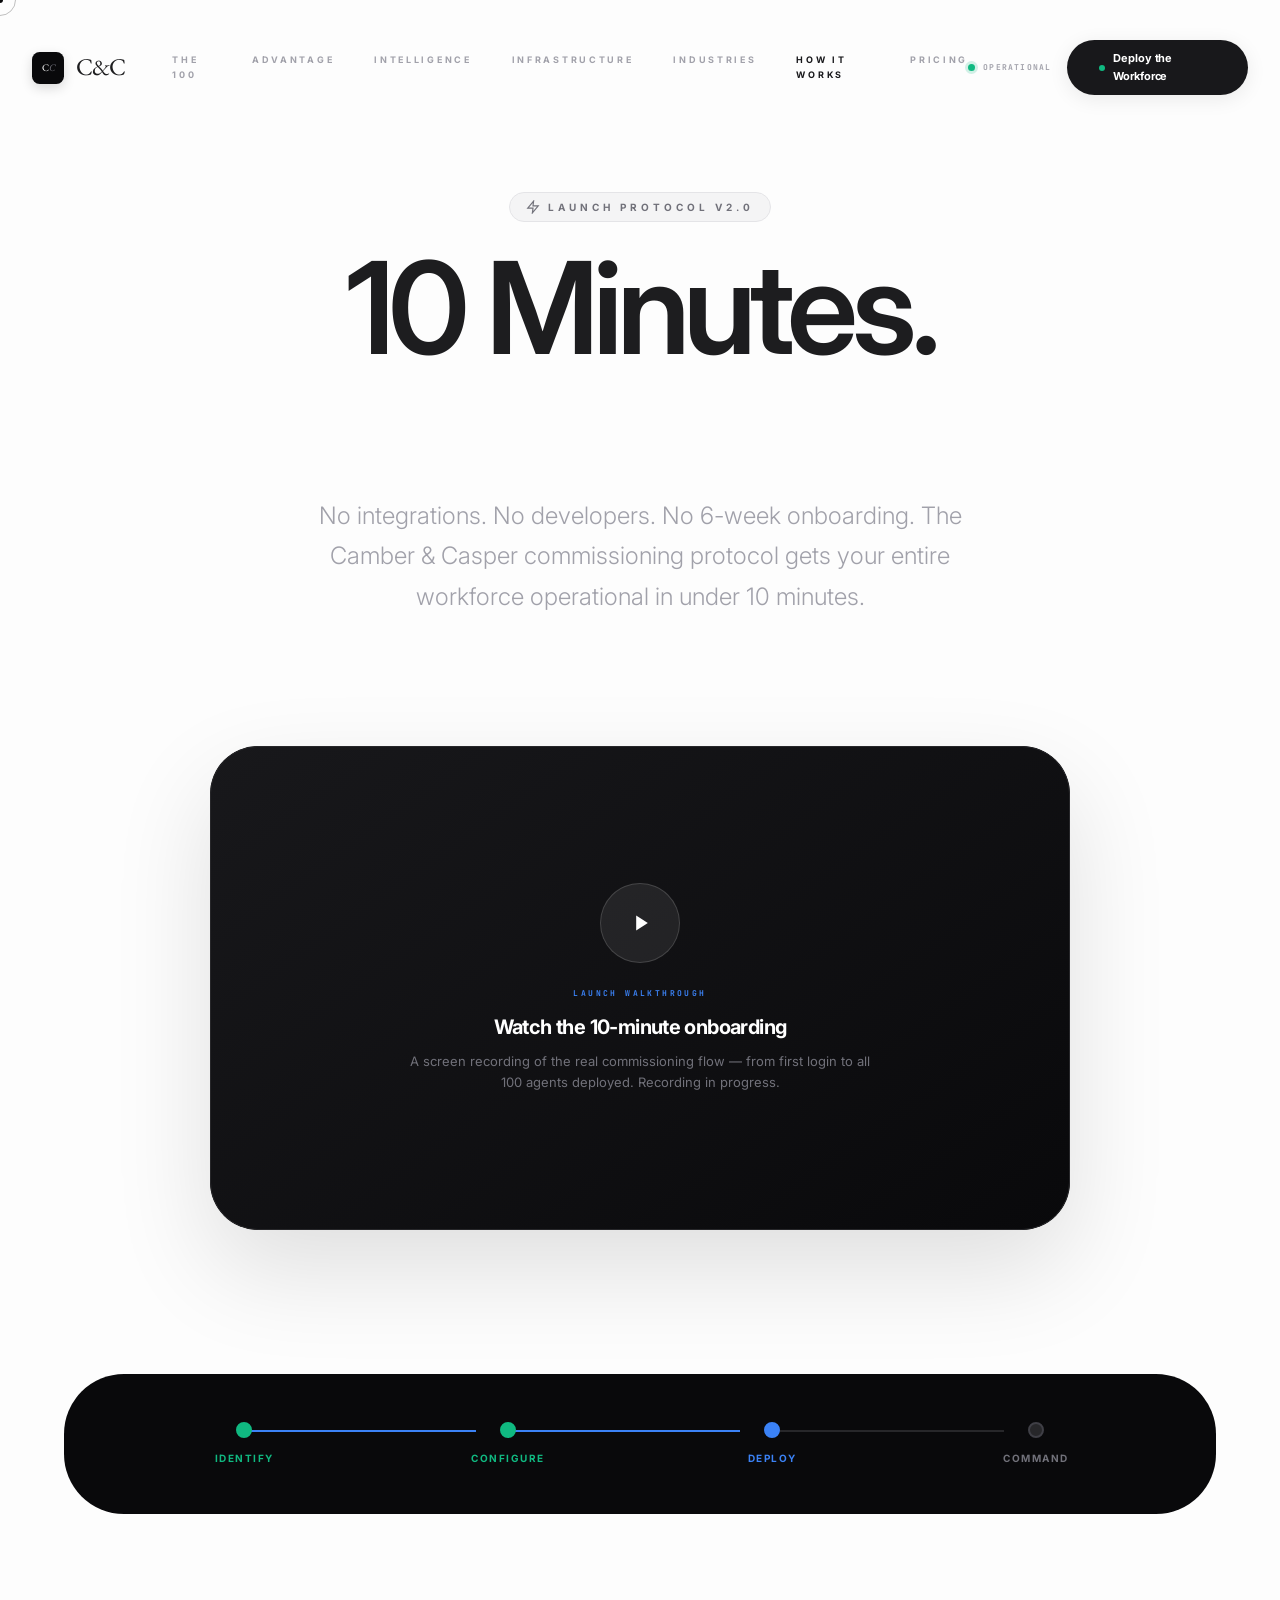
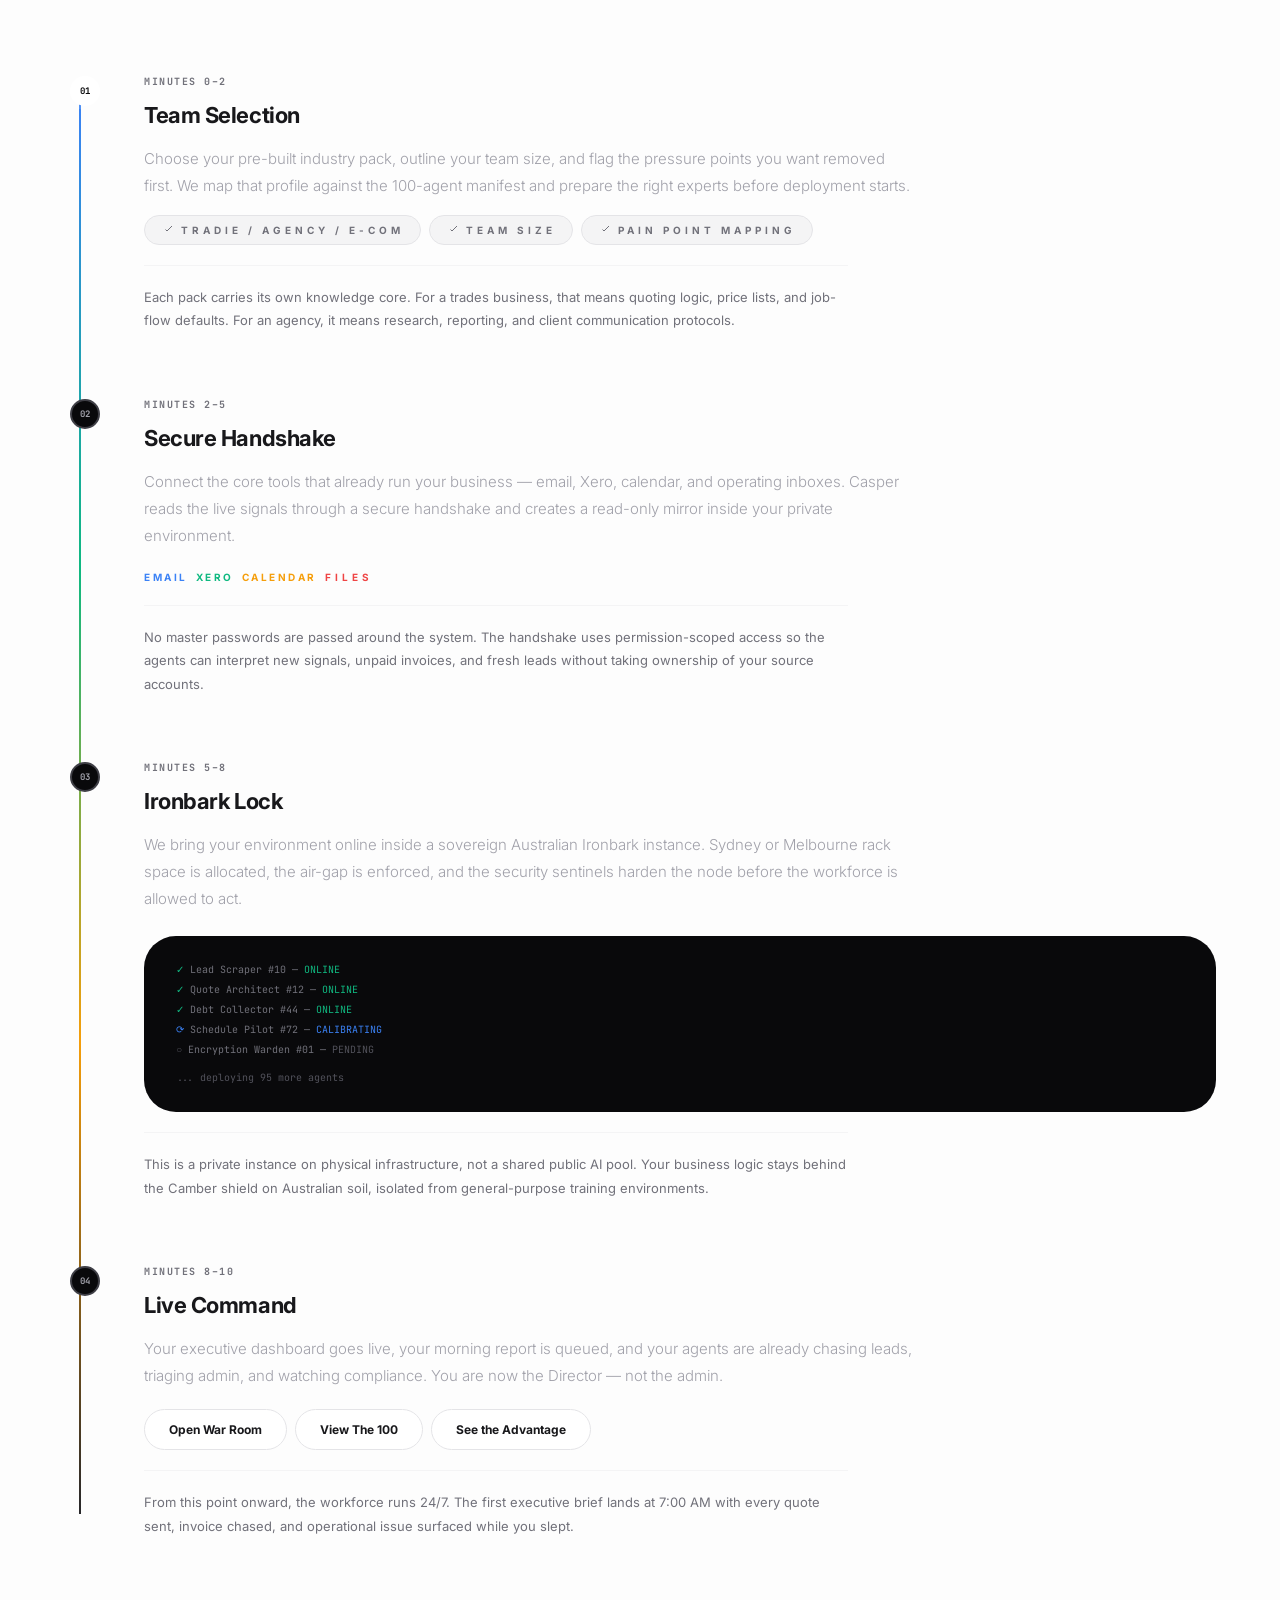
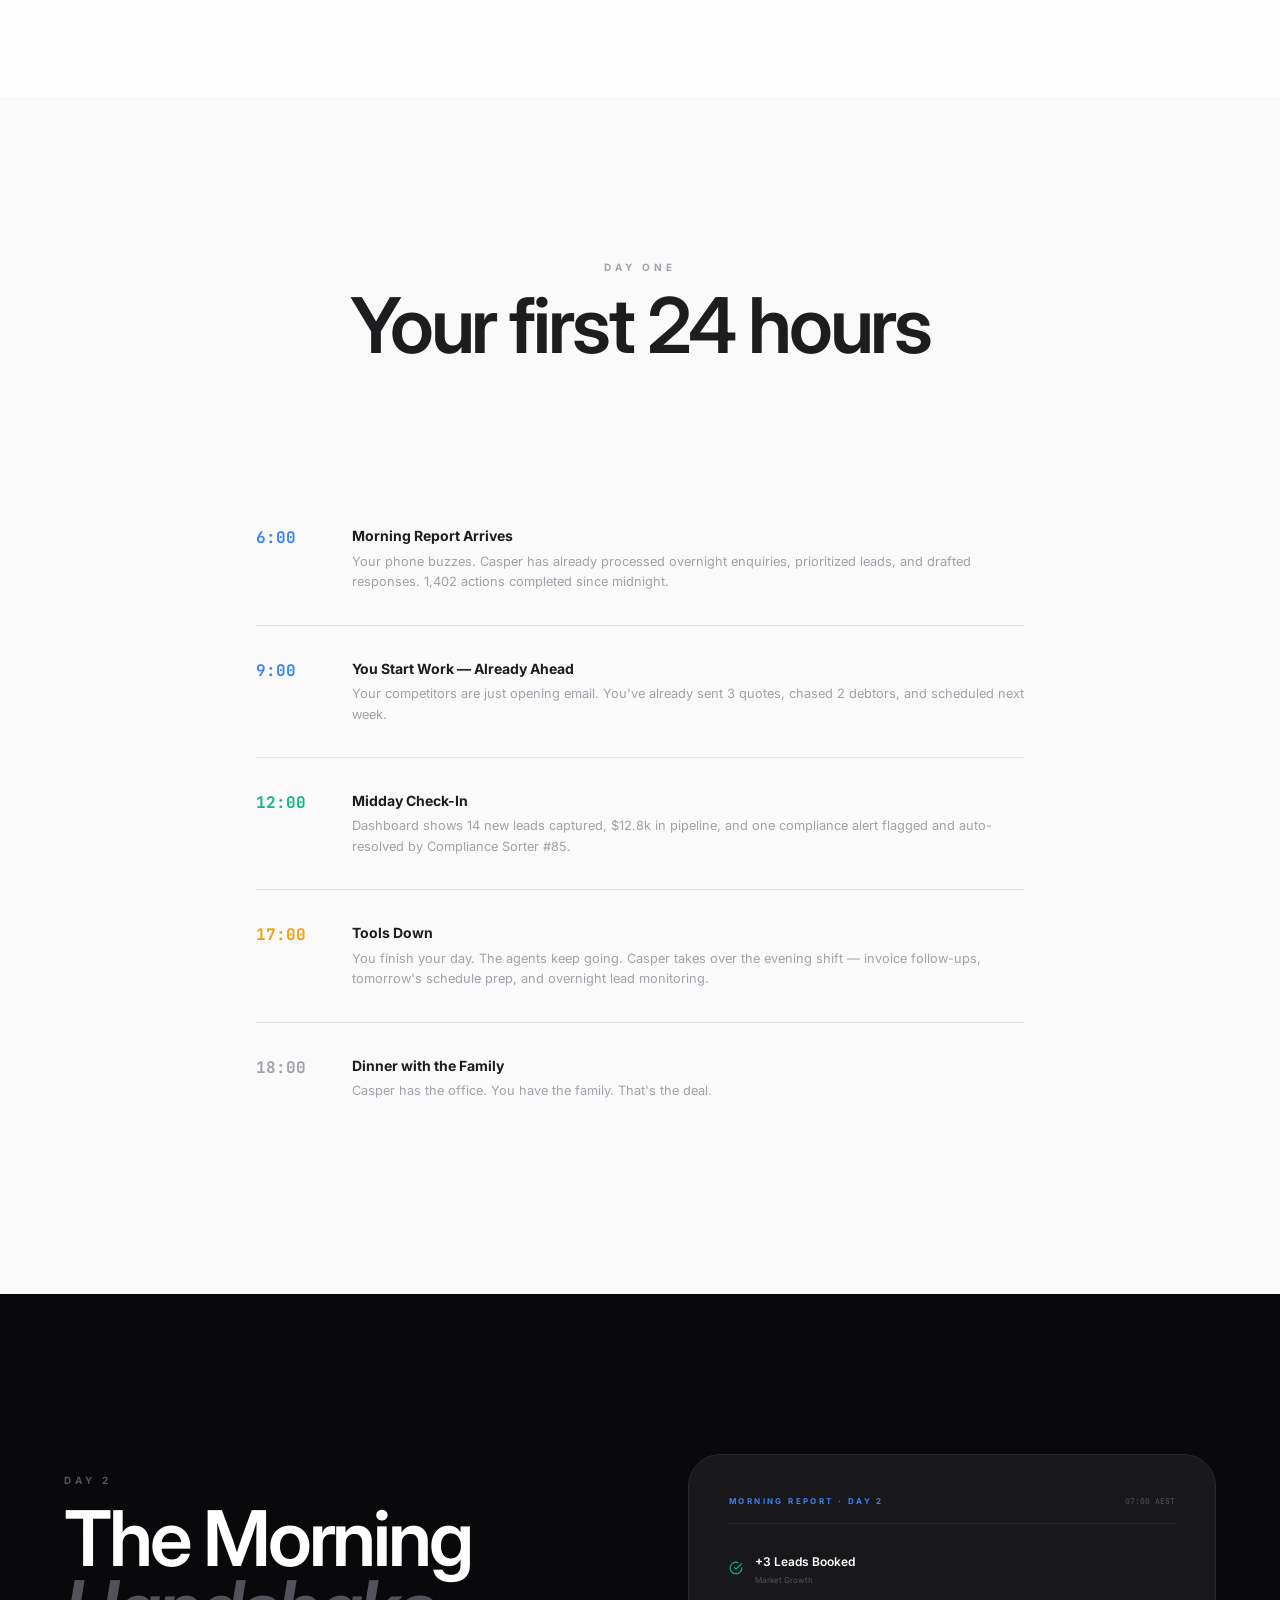
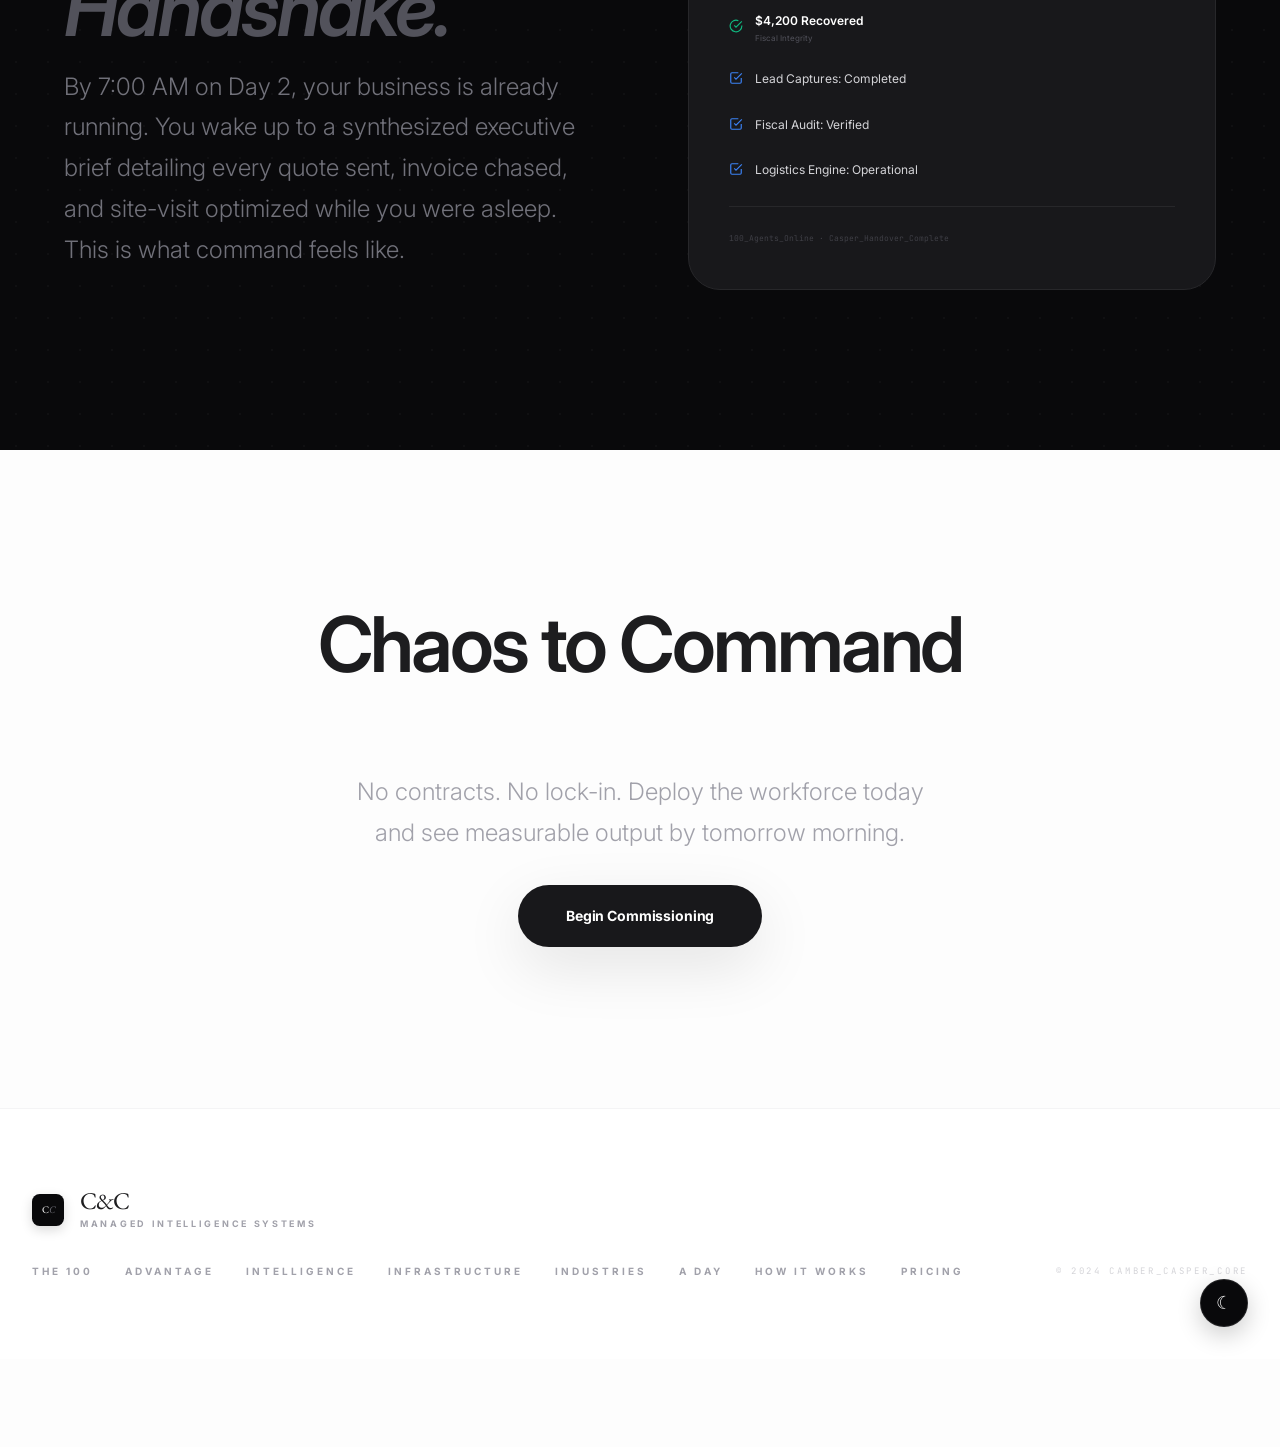
<file: site/launch.html>
<!DOCTYPE html>
<html lang="en">

<head>
  <meta charset="UTF-8">
  <meta name="viewport" content="width=device-width, initial-scale=1.0">
  <title>How It Works — 10-Minute Launch | Camber & Casper</title>
  <meta name="description"
    content="From zero to 100 agents in under 10 minutes. The commissioning protocol that gets your workforce operational immediately.">
  <link rel="icon" href="favicon.svg" type="image/svg+xml">
  <meta property="og:title" content="How It Works — 10-Minute Launch | Camber &amp; Casper">
  <meta property="og:description"
    content="From zero to 100 agents in under 10 minutes. Chaos to Command in 600 seconds.">
  <meta property="og:type" content="website">
  <meta name="twitter:card" content="summary_large_image">
  <meta name="twitter:title" content="10-Minute Launch | Camber &amp; Casper">
  <link rel="preconnect" href="https://fonts.googleapis.com">
  <link
    href="https://fonts.googleapis.com/css2?family=EB+Garamond:ital,wght@0,400;0,500;1,400&family=Inter:wght@300;400;500;600;700;800&family=JetBrains+Mono:wght@400;700&display=swap"
    rel="stylesheet">
  <link rel="stylesheet" href="css/styles.css">
  <style>
    .step-card {
      position: relative;
      padding: 4rem 3rem;
      background: white;
      border: 1px solid var(--cc-zinc-100);
      border-radius: var(--radius-card);
    }

    .step-number {
      font-family: var(--font-mono);
      font-size: 5rem;
      font-weight: 800;
      letter-spacing: -0.05em;
      line-height: 1;
      color: var(--cc-zinc-50);
      position: absolute;
      top: 2rem;
      right: 2.5rem;
    }

    .step-time {
      font-family: var(--font-mono);
      font-size: 0.625rem;
      font-weight: 700;
      letter-spacing: 0.3em;
      text-transform: uppercase;
      color: var(--cc-blue-500);
    }

    .step-title {
      font-size: 1.75rem;
      font-weight: 700;
      letter-spacing: -0.03em;
      margin-top: 0.75rem;
    }

    .step-desc {
      font-size: 1rem;
      font-weight: 300;
      color: var(--cc-zinc-400);
      line-height: 1.7;
      margin-top: 1rem;
      max-width: 32rem;
    }

    .step-detail {
      margin-top: 1.5rem;
      padding: 1.25rem 1.5rem;
      border-radius: var(--radius-lg);
      background: var(--cc-zinc-50);
      border: 1px solid var(--cc-zinc-100);
      font-size: 0.8rem;
      color: var(--cc-zinc-500);
      line-height: 1.8;
    }

    /* Timeline connector */
    .launch-timeline {
      position: relative;
    }

    .launch-timeline::before {
      content: '';
      position: absolute;
      left: 50%;
      top: 0;
      bottom: 0;
      width: 1px;
      background: var(--cc-zinc-100);
      transform: translateX(-50%);
      z-index: 0;
    }

    .timeline-item {
      position: relative;
      z-index: 1;
      margin-bottom: 3rem;
    }

    .timeline-item:last-child {
      margin-bottom: 0;
    }

    /* Progress bar */
    .launch-progress {
      background: var(--cc-zinc-950);
      border-radius: 60px;
      padding: 3rem 4rem;
      display: flex;
      align-items: center;
      gap: 2rem;
    }

    .progress-step {
      flex: 1;
      text-align: center;
      position: relative;
    }

    .progress-dot {
      width: 16px;
      height: 16px;
      border-radius: 50%;
      background: var(--cc-zinc-800);
      border: 2px solid var(--cc-zinc-700);
      margin: 0 auto;
      position: relative;
      z-index: 1;
    }

    .progress-dot.active {
      background: var(--cc-blue-500);
      border-color: var(--cc-blue-500);
      animation: pulse 2s infinite;
    }

    .progress-dot.done {
      background: var(--cc-emerald-500);
      border-color: var(--cc-emerald-500);
    }

    .progress-line {
      position: absolute;
      top: 8px;
      left: 50%;
      width: 100%;
      height: 2px;
      background: var(--cc-zinc-800);
      z-index: 0;
    }

    .progress-line.active {
      background: var(--cc-blue-500);
    }

    .progress-label {
      font-size: 0.625rem;
      font-weight: 700;
      letter-spacing: 0.15em;
      text-transform: uppercase;
      color: var(--cc-zinc-500);
      margin-top: 0.75rem;
    }
  </style>
</head>

<body>
  <a href="#main" class="skip-to-content">Skip to content</a>

  <!-- NAV -->
  <nav class="nav" id="nav">
    <div class="nav-inner">
      <div style="display:flex;align-items:center;gap:3rem;">
        <a href="index.html" class="nav-logo">
          <div class="nav-logo-mark">C<span style="color:var(--cc-zinc-500);font-style:italic;">C</span></div>
          <span class="nav-logo-text font-serif">C&C</span>
        </a>
        <div class="nav-links">
          <a href="workforce.html">The 100</a>
          <a href="advantage.html">Advantage</a>
          <a href="intelligence.html">Intelligence</a>
          <a href="infrastructure.html">Infrastructure</a>
          <a href="industries.html">Industries</a>
          <a href="launch.html" class="active">How It Works</a>
          <a href="pricing.html">Pricing</a>
        </div>
      </div>
      <div style="display:flex;align-items:center;gap:1rem;">
        <span class="cc-status-dot" aria-label="System status"></span>
        <a href="pricing.html" class="nav-cta">Deploy the Workforce</a>
        <button class="mobile-menu-btn" aria-label="Menu"><span></span><span></span><span></span></button>
      </div>
    </div>
  </nav>

  <!-- MOBILE MENU PANEL -->
  <div class="mobile-menu">
    <a href="index.html">Home</a>
    <a href="workforce.html">The 100</a>
    <a href="advantage.html">Advantage</a>
    <a href="intelligence.html">Intelligence</a>
    <a href="infrastructure.html">Infrastructure</a>
    <a href="industries.html">Industries</a>
    <a href="day.html">A Day in Command</a>
    <a href="launch.html">How It Works</a>
    <a href="pricing.html" class="nav-cta">Deploy the Workforce</a>
  </div>

  <main id="main">
    <!-- HERO -->
    <section class="pt-40" style="padding:12rem 2rem 6rem;text-align:center;">
      <div class="reveal container-sm">
        <div class="badge badge-light mb-8 cc-badge-pop">
          <svg width="14" height="14" viewBox="0 0 24 24" fill="none" stroke="currentColor" stroke-width="2">
            <polygon points="13 2 3 14 12 14 11 22 21 10 12 10 13 2" />
          </svg>
          Launch Protocol v2.0
        </div>
        <h1 class="text-hero cc-blur-in">10 Minutes.<br><span class="text-ghost cc-grad-text">100 Agents.</span></h1>
        <p class="text-body-lg mt-6 mx-auto" style="max-width:42rem;color:var(--cc-zinc-400);">
          No integrations. No developers. No 6-week onboarding. The Camber & Casper commissioning protocol gets your
          entire workforce operational in under 10 minutes.
        </p>
      </div>
    </section>

    <!-- ============================================
         PRODUCT EXPLAINER VIDEO (launch.html)
         HOW TO ACTIVATE: Same video as homepage or a launch-specific
         walkthrough — "here's exactly what happens in your first 10 minutes."
         Upload to Vimeo and set data-vimeo-id="YOUR_ID" below.
         ============================================ -->
    <section class="cc-video-section reveal" style="padding:2rem 2rem 5rem;">
      <div class="container-sm">
        <div class="cc-video-wrap" data-vimeo-id="" data-youtube-id="" data-title="C&C — 10-Minute Launch Walkthrough">
          <div class="cc-video-placeholder">
            <div class="cc-video-play-btn">
              <svg width="20" height="20" viewBox="0 0 24 24" fill="white" stroke="none">
                <polygon points="5 3 19 12 5 21 5 3"/>
              </svg>
            </div>
            <p class="cc-video-placeholder-label">Launch Walkthrough</p>
            <p class="cc-video-placeholder-title">Watch the 10-minute onboarding</p>
            <p class="cc-video-placeholder-desc">A screen recording of the real commissioning flow — from first login to all 100 agents deployed. Recording in progress.</p>
          </div>
        </div>
      </div>
    </section>

    <!-- ============================================
         PROGRESS INDICATOR — from Launch Protocol v2.0
         4-Phase Visual: Identify → Configure → Deploy → Command
         ============================================ -->
    <section class="section" style="padding:4rem 2rem;">
      <div class="container reveal">
        <div class="launch-progress">
          <div class="progress-step">
            <div class="progress-dot done"></div>
            <div class="progress-line active"></div>
            <div class="progress-label" style="color:var(--cc-emerald-500);">Identify</div>
          </div>
          <div class="progress-step">
            <div class="progress-dot done"></div>
            <div class="progress-line active"></div>
            <div class="progress-label" style="color:var(--cc-emerald-500);">Configure</div>
          </div>
          <div class="progress-step">
            <div class="progress-dot active"></div>
            <div class="progress-line"></div>
            <div class="progress-label" style="color:var(--cc-blue-500);">Deploy</div>
          </div>
          <div class="progress-step">
            <div class="progress-dot"></div>
            <div class="progress-label">Command</div>
          </div>
        </div>
      </div>
    </section>

    <!-- ============================================
         THE 4 STEPS — from Launch Protocol v2.0,
         10-Minute Launch Sequence, Agent Manifest v2.2 OnboardingFlow
         ============================================ -->
    <section class="section" style="padding:6rem 2rem 10rem;">
      <div class="container">
        <div class="cc-vtimeline reveal">

          <!-- Step 1 -->
          <div class="cc-vt-item active">
            <div class="cc-vt-dot">01</div>
            <div class="cc-vt-time">Minutes 0–2</div>
            <div class="cc-vt-title">Team Selection</div>
            <div class="cc-vt-desc">Choose your pre-built industry pack, outline your team size, and flag the pressure
              points you want removed first. We map that profile against the 100-agent manifest and prepare the right
              experts before deployment starts.</div>
            <div class="cc-vt-tags">
              <div class="badge badge-light cc-badge-pop"><svg width="12" height="12" viewBox="0 0 24 24" fill="none"
                  stroke="currentColor" stroke-width="2">
                  <polyline points="9 11 12 14 22 4" />
                </svg> Tradie / Agency / E-com</div>
              <div class="badge badge-light cc-badge-pop"><svg width="12" height="12" viewBox="0 0 24 24" fill="none"
                  stroke="currentColor" stroke-width="2">
                  <polyline points="9 11 12 14 22 4" />
                </svg> Team Size</div>
              <div class="badge badge-light cc-badge-pop"><svg width="12" height="12" viewBox="0 0 24 24" fill="none"
                  stroke="currentColor" stroke-width="2">
                  <polyline points="9 11 12 14 22 4" />
                </svg> Pain Point Mapping</div>
            </div>
            <div class="cc-vt-detail">Each pack carries its own knowledge core. For a trades business, that means
              quoting logic, price lists, and job-flow defaults. For an agency, it means research, reporting, and client
              communication protocols.</div>
          </div>

          <!-- Step 2 -->
          <div class="cc-vt-item">
            <div class="cc-vt-dot">02</div>
            <div class="cc-vt-time">Minutes 2–5</div>
            <div class="cc-vt-title">Secure Handshake</div>
            <div class="cc-vt-desc">Connect the core tools that already run your business — email, Xero, calendar, and
              operating inboxes. Casper reads the live signals through a secure handshake and creates a read-only mirror
              inside your private environment.</div>
            <div class="cc-vt-tags" style="margin-top:1.25rem;">
              <span class="text-label cc-label-track" style="color:var(--cc-blue-500);">Email</span>
              <span class="text-label cc-label-track" style="color:var(--cc-emerald-500);">Xero</span>
              <span class="text-label cc-label-track" style="color:var(--cc-amber-500);">Calendar</span>
              <span class="text-label" style="color:var(--cc-red-500);">Files</span>
            </div>
            <div class="cc-vt-detail">No master passwords are passed around the system. The handshake uses
              permission-scoped access so the agents can interpret new signals, unpaid invoices, and fresh leads without
              taking ownership of your source accounts.</div>
          </div>

          <!-- Step 3 -->
          <div class="cc-vt-item">
            <div class="cc-vt-dot">03</div>
            <div class="cc-vt-time">Minutes 5–8</div>
            <div class="cc-vt-title">Ironbark Lock</div>
            <div class="cc-vt-desc">We bring your environment online inside a sovereign Australian Ironbark instance.
              Sydney or Melbourne rack space is allocated, the air-gap is enforced, and the security sentinels harden
              the node before the workforce is allowed to act.</div>
            <div
              style="background:var(--cc-zinc-950);border-radius:var(--radius-lg);padding:1.5rem 2rem;margin-top:1.5rem;font-family:var(--font-mono);font-size:0.625rem;color:var(--cc-zinc-500);line-height:2;">
              <div><span style="color:var(--cc-emerald-500);">&#x2713;</span> Lead Scraper #10 — <span
                  style="color:var(--cc-emerald-500);">ONLINE</span></div>
              <div><span style="color:var(--cc-emerald-500);">&#x2713;</span> Quote Architect #12 — <span
                  style="color:var(--cc-emerald-500);">ONLINE</span></div>
              <div><span style="color:var(--cc-emerald-500);">&#x2713;</span> Debt Collector #44 — <span
                  style="color:var(--cc-emerald-500);">ONLINE</span></div>
              <div><span style="color:var(--cc-blue-500);">&#x27F3;</span> Schedule Pilot #72 — <span
                  style="color:var(--cc-blue-500);">CALIBRATING</span></div>
              <div><span style="color:var(--cc-zinc-600);">&#x25CB;</span> Encryption Warden #01 — <span
                  style="color:var(--cc-zinc-600);">PENDING</span></div>
              <div style="color:var(--cc-zinc-600);margin-top:0.5rem;">... deploying 95 more agents</div>
            </div>
            <div class="cc-vt-detail">This is a private instance on physical infrastructure, not a shared public AI
              pool. Your business logic stays behind the Camber shield on Australian soil, isolated from general-purpose
              training environments.</div>
          </div>

          <!-- Step 4 -->
          <div class="cc-vt-item">
            <div class="cc-vt-dot">04</div>
            <div class="cc-vt-time">Minutes 8–10</div>
            <div class="cc-vt-title">Live Command</div>
            <div class="cc-vt-desc">Your executive dashboard goes live, your morning report is queued, and your agents
              are already chasing leads, triaging admin, and watching compliance. You are now the Director — not the
              admin.</div>
            <div class="cc-vt-tags" style="margin-top:1.25rem;">
              <a href="intelligence.html" class="btn-secondary" style="font-size:0.75rem;padding:0.625rem 1.5rem;">Open
                War Room</a>
              <a href="workforce.html" class="btn-secondary" style="font-size:0.75rem;padding:0.625rem 1.5rem;">View The
                100</a>
              <a href="advantage.html" class="btn-secondary" style="font-size:0.75rem;padding:0.625rem 1.5rem;">See the
                Advantage</a>
            </div>
            <div class="cc-vt-detail">From this point onward, the workforce runs 24/7. The first executive brief lands
              at 7:00 AM with every quote sent, invoice chased, and operational issue surfaced while you slept.</div>
          </div>

        </div>
      </div>
    </section>

    <!-- ============================================
         WHAT HAPPENS YOUR FIRST DAY
         Source: A Day in Command, Executive Experience,
         Parallel Experience docs
         ============================================ -->
    <section class="section"
      style="background:var(--cc-zinc-50);border-top:1px solid var(--cc-zinc-100);padding:10rem 2rem;">
      <div class="container">
        <div class="reveal text-center mb-16">
          <p class="text-label" style="color:var(--cc-zinc-400);">Day One</p>
          <h2 class="text-display mt-4">Your first 24 hours<br><span class="text-ghost cc-grad-text">with the
              Swarm.</span></h2>
        </div>
        <div class="reveal" style="max-width:48rem;margin:0 auto;">
          <div
            style="display:flex;gap:2rem;padding:2rem 0;border-bottom:1px solid var(--cc-zinc-200);align-items:flex-start;">
            <div class="font-mono" style="font-weight:700;color:var(--cc-blue-500);width:4rem;flex-shrink:0;">6:00</div>
            <div>
              <h4 style="font-weight:700;font-size:0.875rem;">Morning Report Arrives</h4>
              <p style="font-size:0.8rem;color:var(--cc-zinc-400);margin-top:0.25rem;">Your phone buzzes. Casper has
                already processed overnight enquiries, prioritized leads, and drafted responses. 1,402 actions completed
                since midnight.</p>
            </div>
          </div>
          <div
            style="display:flex;gap:2rem;padding:2rem 0;border-bottom:1px solid var(--cc-zinc-200);align-items:flex-start;">
            <div class="font-mono" style="font-weight:700;color:var(--cc-blue-500);width:4rem;flex-shrink:0;">9:00</div>
            <div>
              <h4 style="font-weight:700;font-size:0.875rem;">You Start Work — Already Ahead</h4>
              <p style="font-size:0.8rem;color:var(--cc-zinc-400);margin-top:0.25rem;">Your competitors are just opening
                email. You've already sent 3 quotes, chased 2 debtors, and scheduled next week.</p>
            </div>
          </div>
          <div
            style="display:flex;gap:2rem;padding:2rem 0;border-bottom:1px solid var(--cc-zinc-200);align-items:flex-start;">
            <div class="font-mono" style="font-weight:700;color:var(--cc-emerald-500);width:4rem;flex-shrink:0;">12:00
            </div>
            <div>
              <h4 style="font-weight:700;font-size:0.875rem;">Midday Check-In</h4>
              <p style="font-size:0.8rem;color:var(--cc-zinc-400);margin-top:0.25rem;">Dashboard shows 14 new leads
                captured, $12.8k in pipeline, and one compliance alert flagged and auto-resolved by Compliance Sorter
                #85.</p>
            </div>
          </div>
          <div
            style="display:flex;gap:2rem;padding:2rem 0;border-bottom:1px solid var(--cc-zinc-200);align-items:flex-start;">
            <div class="font-mono" style="font-weight:700;color:var(--cc-amber-500);width:4rem;flex-shrink:0;">17:00
            </div>
            <div>
              <h4 style="font-weight:700;font-size:0.875rem;">Tools Down</h4>
              <p style="font-size:0.8rem;color:var(--cc-zinc-400);margin-top:0.25rem;">You finish your day. The agents
                keep going. Casper takes over the evening shift — invoice follow-ups, tomorrow's schedule prep, and
                overnight lead monitoring.</p>
            </div>
          </div>
          <div style="display:flex;gap:2rem;padding:2rem 0;align-items:flex-start;">
            <div class="font-mono" style="font-weight:700;color:var(--cc-zinc-400);width:4rem;flex-shrink:0;">18:00
            </div>
            <div>
              <h4 style="font-weight:700;font-size:0.875rem;">Dinner with the Family</h4>
              <p style="font-size:0.8rem;color:var(--cc-zinc-400);margin-top:0.25rem;">Casper has the office. You have
                the family. That's the deal.</p>
            </div>
          </div>
        </div>
      </div>
    </section>

    <!-- ============================================
         THE MORNING HANDSHAKE — from Morning Handshake doc
         "By 7:00 AM on Day 2, your business is already running."
         ============================================ -->
    <section class="section section-dark" style="padding:10rem 2rem;">
      <div class="dot-grid"></div>
      <div class="container" style="position:relative;z-index:1;">
        <div class="reveal" style="display:grid;grid-template-columns:1fr 1fr;gap:6rem;align-items:center;">
          <div>
            <p class="text-label" style="color:var(--cc-zinc-600);">Day 2</p>
            <h2 class="text-display mt-4" style="color:white;">The Morning<br><span
                style="color:var(--cc-zinc-600);font-style:italic;">Handshake.</span></h2>
            <p class="text-body-lg mt-6" style="color:var(--cc-zinc-500);">
              By 7:00 AM on Day 2, your business is already running. You wake up to a synthesized executive brief
              detailing every quote sent, invoice chased, and site-visit optimized while you were asleep. This is what
              command feels like.
            </p>
          </div>
          <div
            style="background:var(--cc-zinc-900);border:1px solid var(--cc-zinc-800);border-radius:var(--radius-lg);padding:2.5rem;">
            <div
              style="display:flex;justify-content:space-between;align-items:center;border-bottom:1px solid var(--cc-zinc-800);padding-bottom:1rem;margin-bottom:1.5rem;">
              <span
                style="font-size:0.5rem;font-weight:700;color:var(--cc-blue-500);letter-spacing:0.3em;text-transform:uppercase;">Morning
                Report · Day 2</span>
              <span class="font-mono" style="font-size:0.5rem;color:var(--cc-zinc-600);">07:00 AEST</span>
            </div>
            <div style="display:flex;flex-direction:column;gap:1.25rem;">
              <div style="display:flex;align-items:center;gap:0.75rem;">
                <svg width="14" height="14" viewBox="0 0 24 24" fill="none" stroke="#10b981" stroke-width="2">
                  <path d="M22 11.08V12a10 10 0 1 1-5.93-9.14" />
                  <polyline points="22 4 12 14.01 9 11.01" />
                </svg>
                <div>
                  <span style="font-size:0.75rem;color:white;font-weight:600;">+3 Leads Booked</span>
                  <span style="font-size:0.5rem;color:var(--cc-zinc-600);display:block;">Market Growth</span>
                </div>
              </div>
              <div style="display:flex;align-items:center;gap:0.75rem;">
                <svg width="14" height="14" viewBox="0 0 24 24" fill="none" stroke="#10b981" stroke-width="2">
                  <path d="M22 11.08V12a10 10 0 1 1-5.93-9.14" />
                  <polyline points="22 4 12 14.01 9 11.01" />
                </svg>
                <div>
                  <span style="font-size:0.75rem;color:white;font-weight:600;">$4,200 Recovered</span>
                  <span style="font-size:0.5rem;color:var(--cc-zinc-600);display:block;">Fiscal Integrity</span>
                </div>
              </div>
              <div style="display:flex;align-items:center;gap:0.75rem;">
                <svg width="14" height="14" viewBox="0 0 24 24" fill="none" stroke="#3b82f6" stroke-width="2">
                  <polyline points="9 11 12 14 22 4" />
                  <path d="M21 12v7a2 2 0 0 1-2 2H5a2 2 0 0 1-2-2V5a2 2 0 0 1 2-2h11" />
                </svg>
                <div>
                  <span style="font-size:0.75rem;color:var(--cc-zinc-300);">Lead Captures: Completed</span>
                </div>
              </div>
              <div style="display:flex;align-items:center;gap:0.75rem;">
                <svg width="14" height="14" viewBox="0 0 24 24" fill="none" stroke="#3b82f6" stroke-width="2">
                  <polyline points="9 11 12 14 22 4" />
                  <path d="M21 12v7a2 2 0 0 1-2 2H5a2 2 0 0 1-2-2V5a2 2 0 0 1 2-2h11" />
                </svg>
                <div>
                  <span style="font-size:0.75rem;color:var(--cc-zinc-300);">Fiscal Audit: Verified</span>
                </div>
              </div>
              <div style="display:flex;align-items:center;gap:0.75rem;">
                <svg width="14" height="14" viewBox="0 0 24 24" fill="none" stroke="#3b82f6" stroke-width="2">
                  <polyline points="9 11 12 14 22 4" />
                  <path d="M21 12v7a2 2 0 0 1-2 2H5a2 2 0 0 1-2-2V5a2 2 0 0 1 2-2h11" />
                </svg>
                <div>
                  <span style="font-size:0.75rem;color:var(--cc-zinc-300);">Logistics Engine: Operational</span>
                </div>
              </div>
            </div>
            <div style="margin-top:1.5rem;padding-top:1rem;border-top:1px solid var(--cc-zinc-800);">
              <span class="font-mono" style="font-size:0.5rem;color:var(--cc-zinc-700);">100_Agents_Online ·
                Casper_Handover_Complete</span>
            </div>
          </div>
        </div>
      </div>
    </section>

    <!-- CTA -->
    <section class="section" style="padding:10rem 2rem;text-align:center;">
      <div class="reveal container-sm">
        <h2 class="text-display">Chaos to Command<br><span class="text-ghost cc-grad-text">in 600 seconds.</span></h2>
        <p class="text-body-lg mt-6 mx-auto" style="max-width:36rem;color:var(--cc-zinc-400);">
          No contracts. No lock-in. Deploy the workforce today and see measurable output by tomorrow morning.
        </p>
        <a href="pricing.html" class="btn-primary mt-8">Begin Commissioning</a>
      </div>
    </section>
  </main>

  <!-- FOOTER -->
  <footer class="footer">
    <div class="footer-inner">
      <div class="footer-brand">
        <div class="nav-logo-mark">C<span style="color:var(--cc-zinc-500);font-style:italic;">C</span></div>
        <div>
          <span class="font-serif"
            style="font-size:1.5rem;letter-spacing:-0.05em;display:block;line-height:1;">C&C</span>
          <span class="text-micro" style="color:var(--cc-zinc-400);margin-top:0.25rem;display:block;">Managed
            Intelligence Systems</span>
        </div>
      </div>
      <div class="footer-links">
        <a href="workforce.html">The 100</a>
        <a href="advantage.html">Advantage</a>
        <a href="intelligence.html">Intelligence</a>
        <a href="infrastructure.html">Infrastructure</a>
        <a href="industries.html">Industries</a>
        <a href="day.html">A Day</a>
        <a href="launch.html">How It Works</a>
        <a href="pricing.html">Pricing</a>
      </div>
      <div class="footer-copy">© 2024 CAMBER_CASPER_CORE</div>
    </div>
  </footer>

  <script src="js/main.js"></script>
  <button id="cc-back-top" class="cc-back-top" aria-label="Back to top">
    <svg viewBox="0 0 16 16" fill="none" stroke="currentColor" stroke-width="2" stroke-linecap="round">
      <path d="M8 12V4M4 7l4-4 4 4" />
    </svg>
  </button>
</body>

</html>
</file>
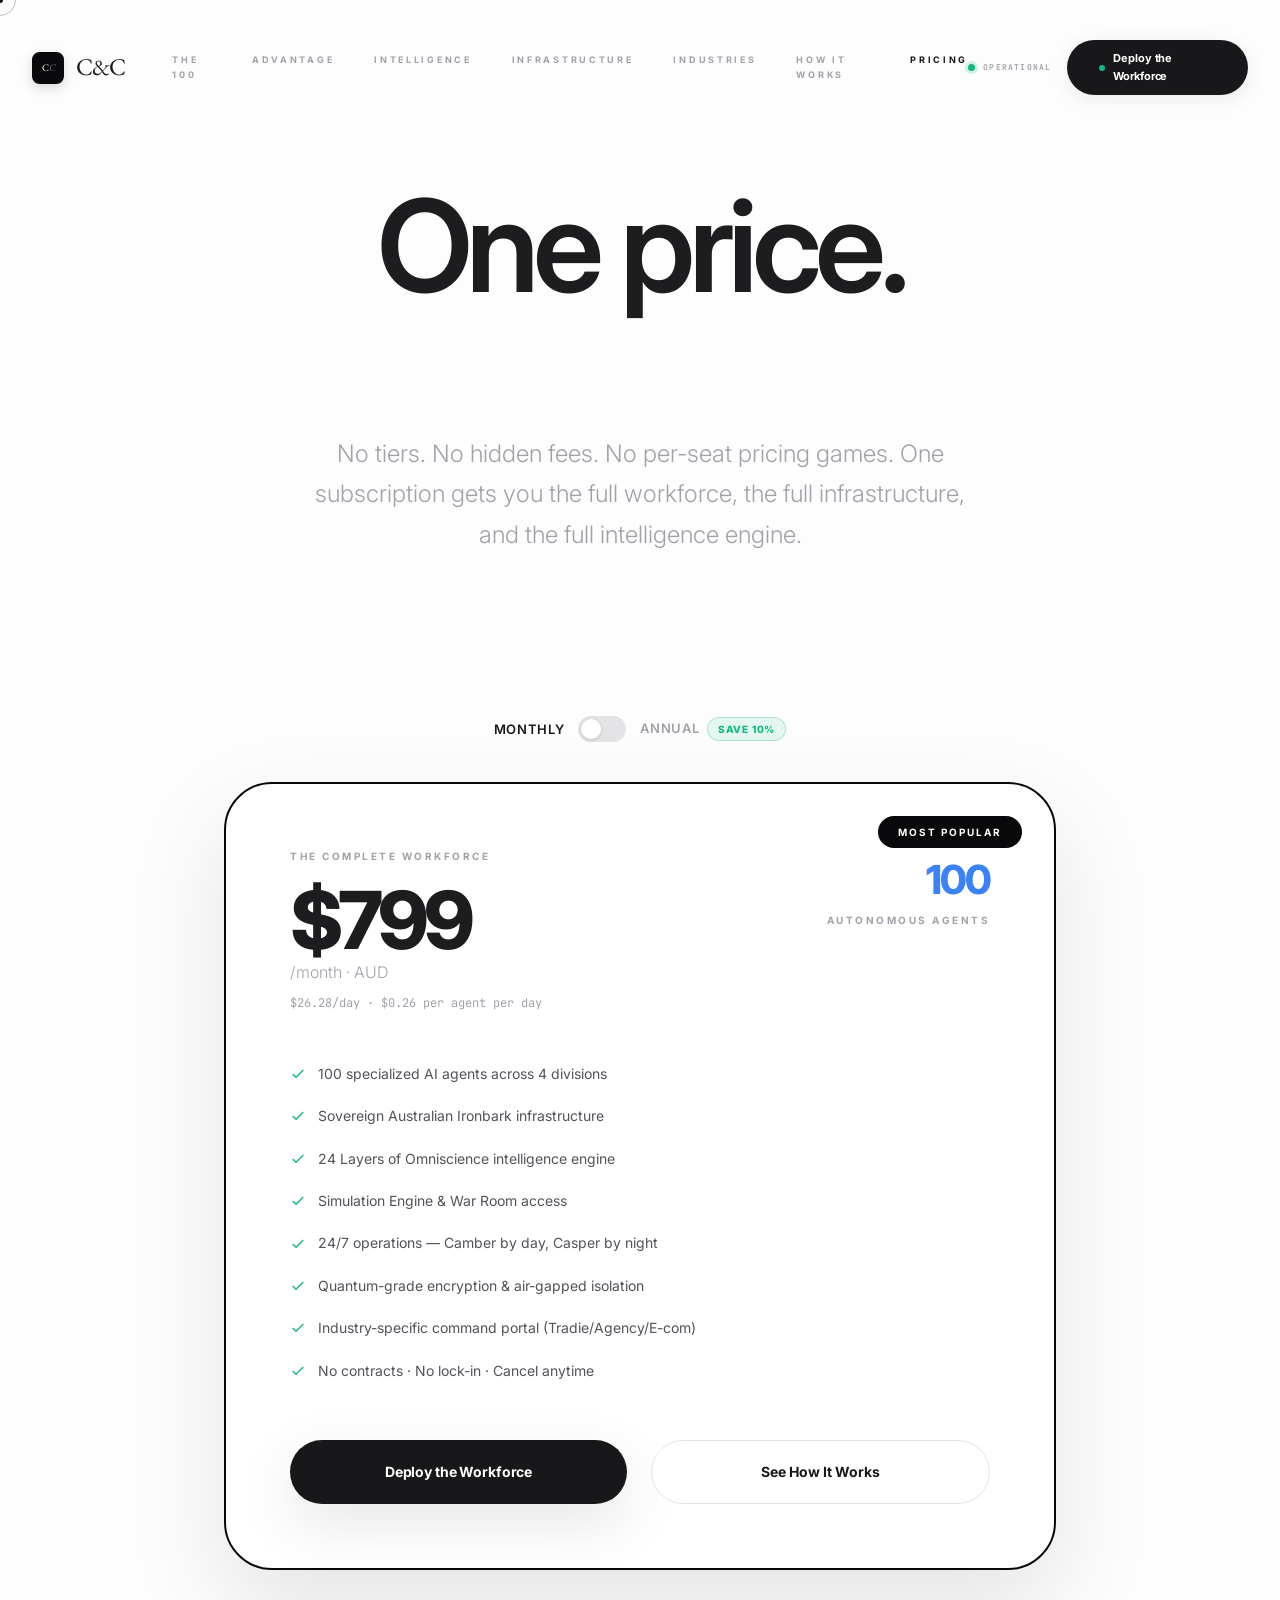
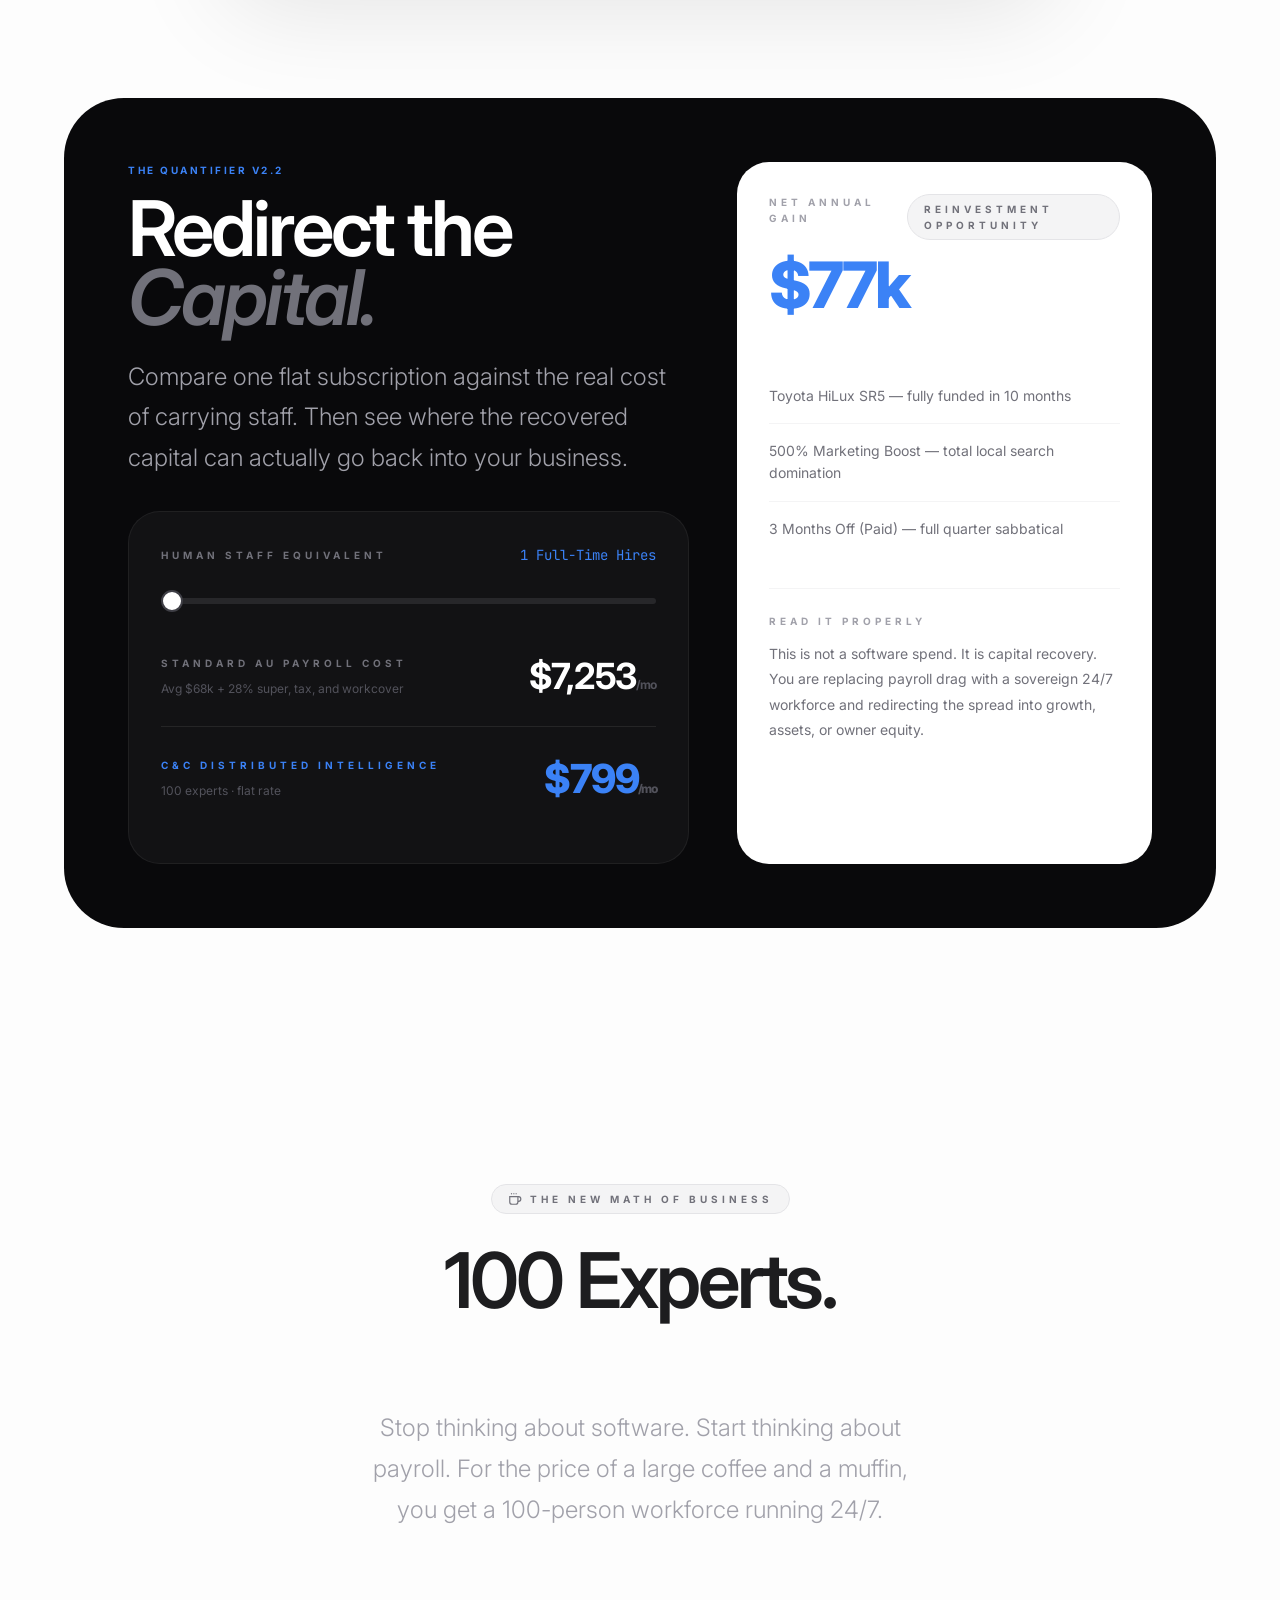
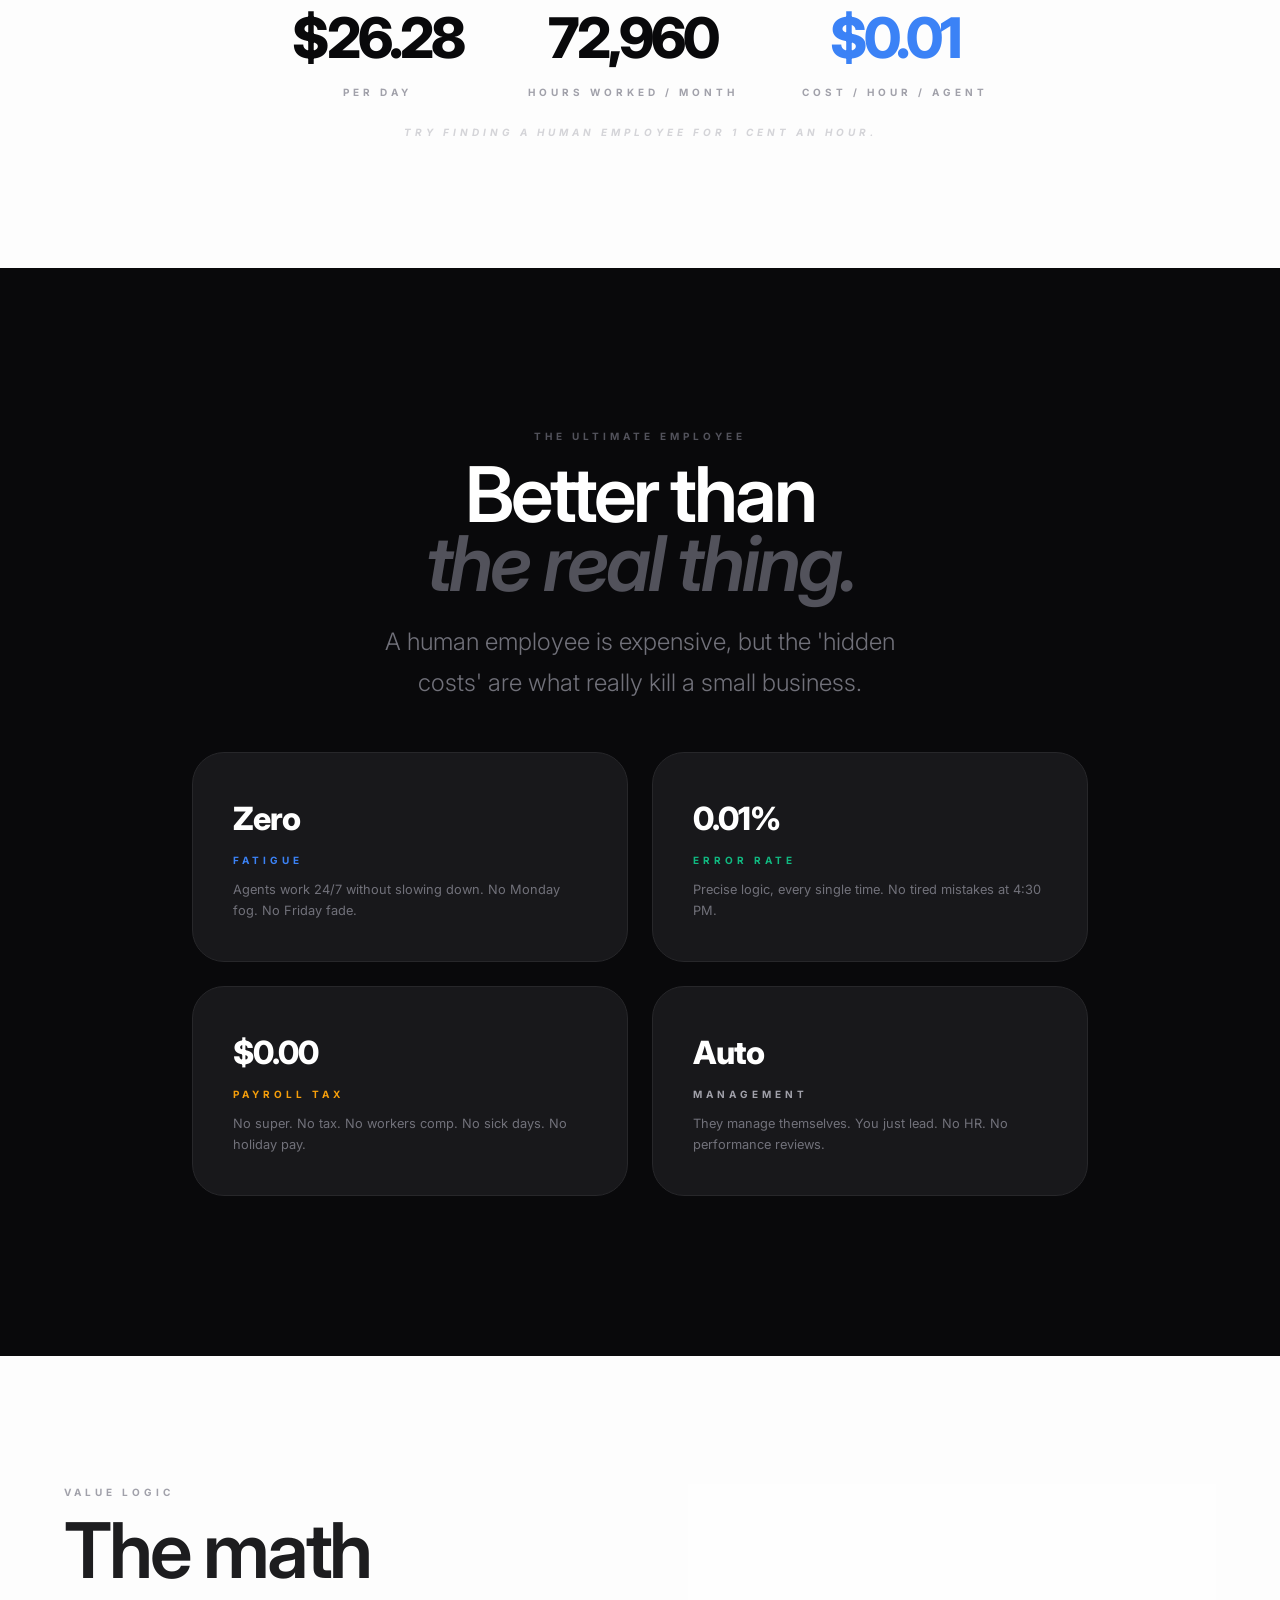
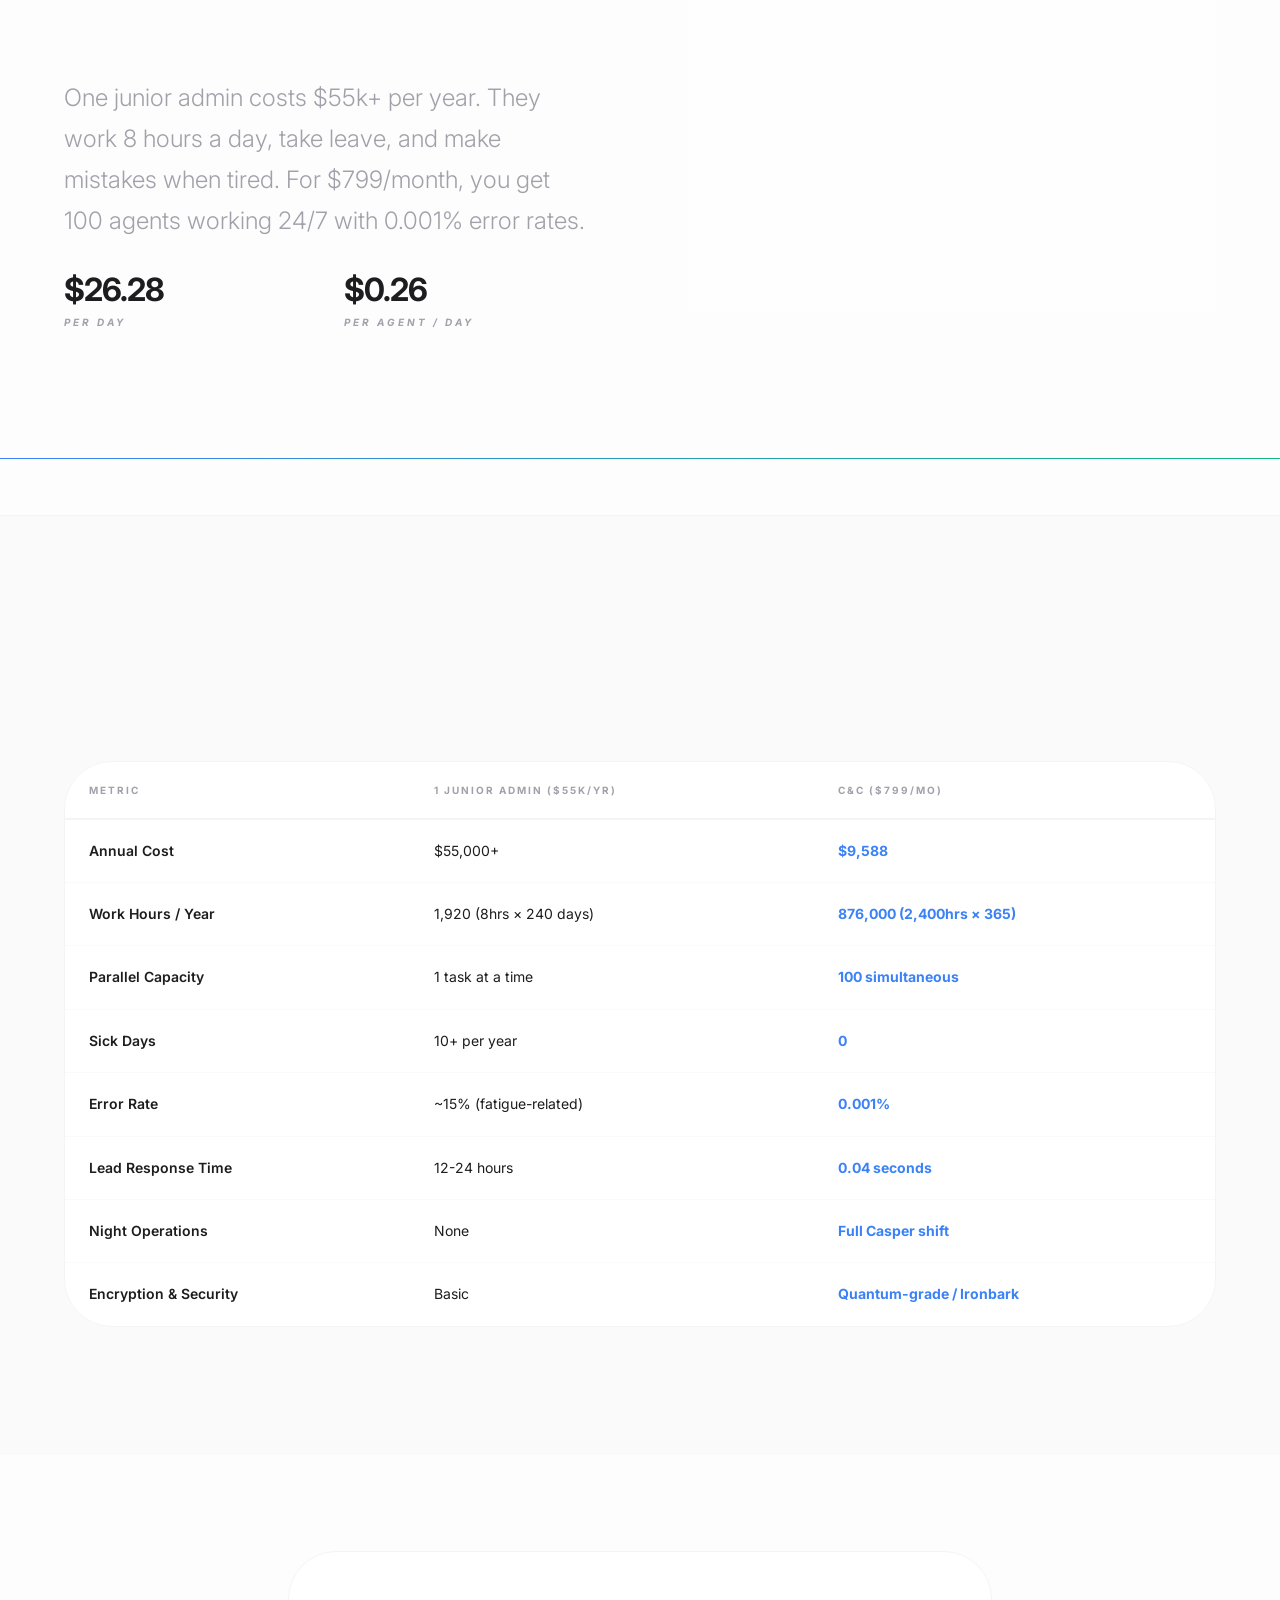
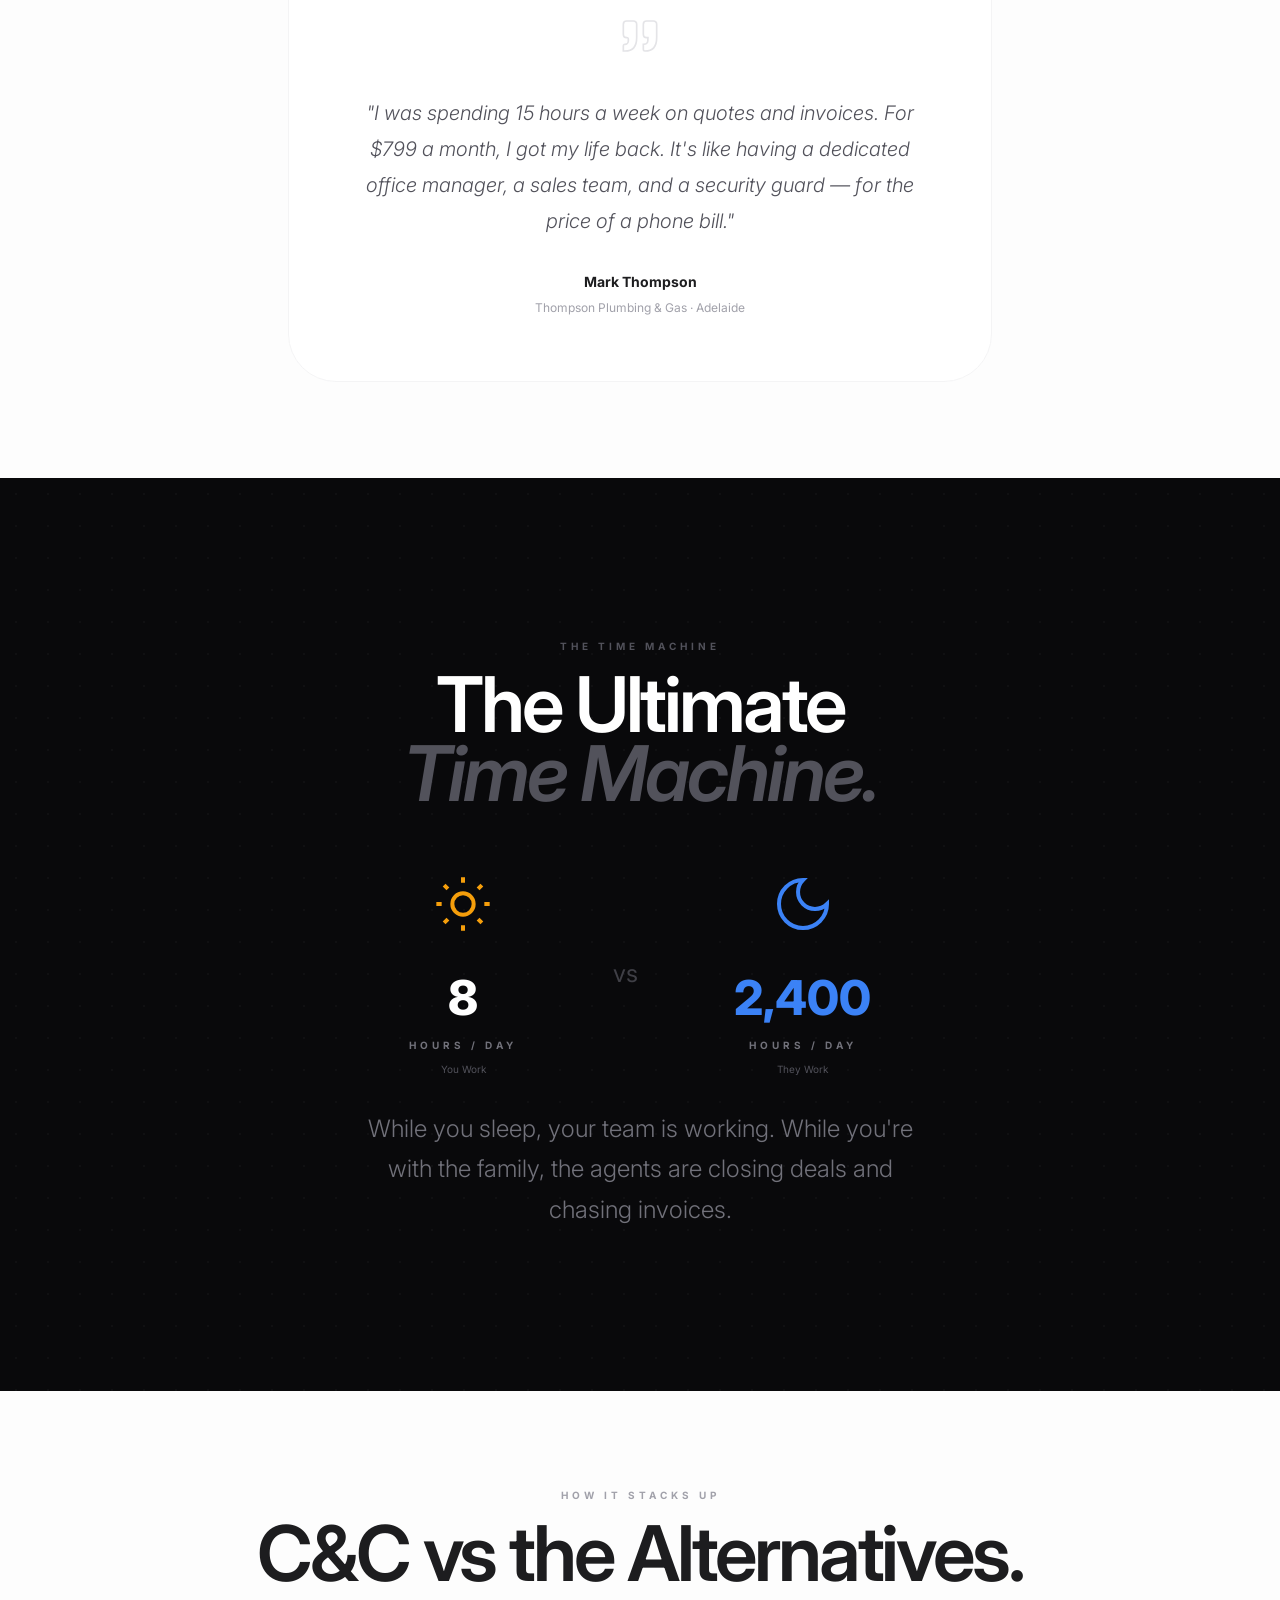
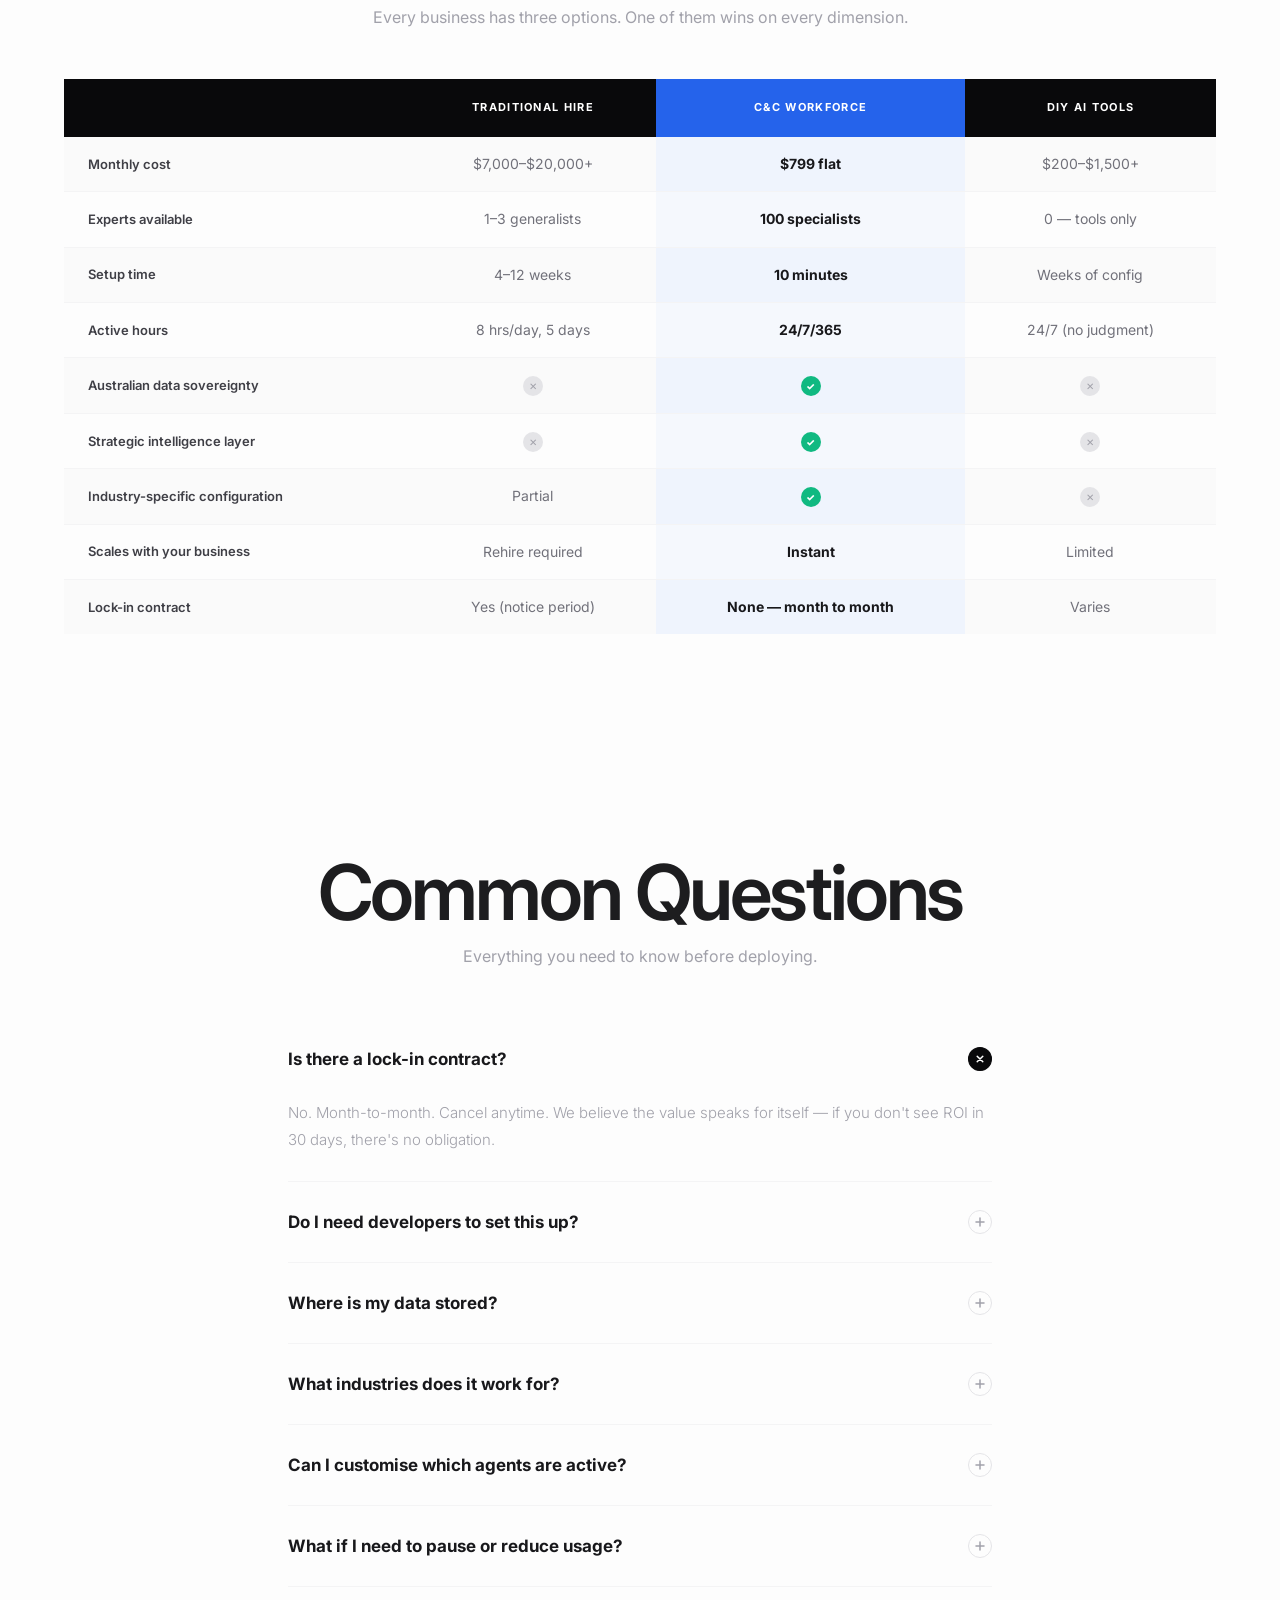
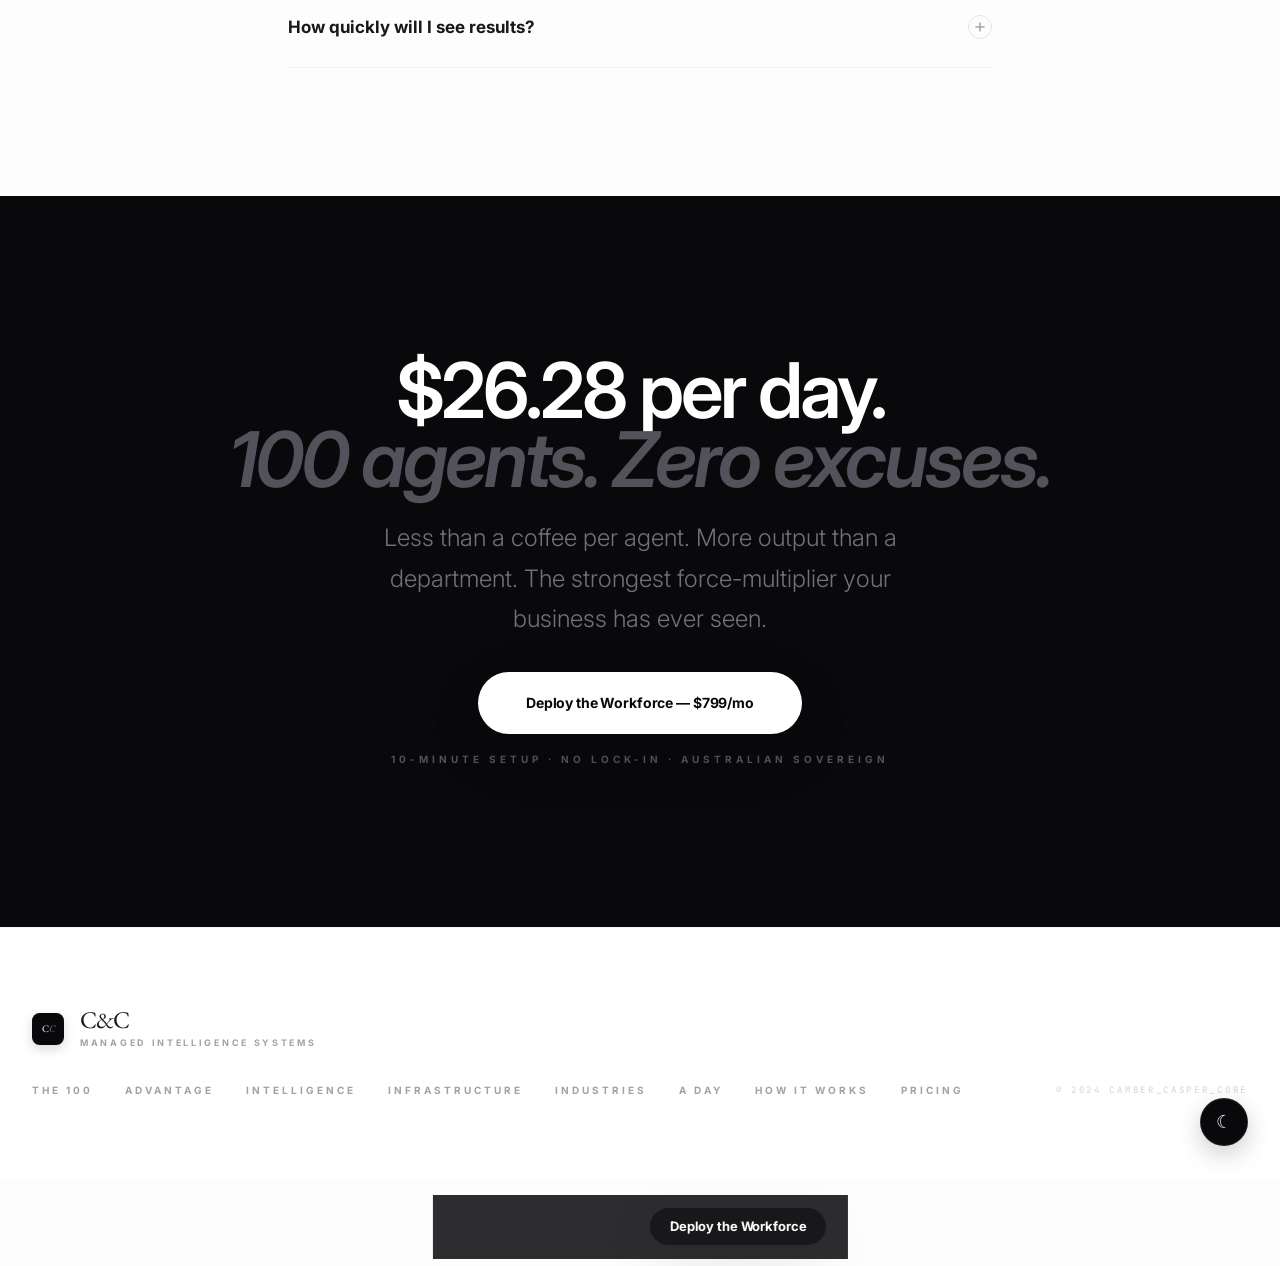
<file: site/pricing.html>
<!DOCTYPE html>
<html lang="en">

<head>
  <meta charset="UTF-8">
  <meta name="viewport" content="width=device-width, initial-scale=1.0">
  <title>Pricing — $799/mo for 100 Agents | Camber & Casper</title>
  <meta name="description"
    content="$26.28 per day. $0.26 per agent per day. 100 autonomous agents on sovereign Australian infrastructure. No contracts.">
  <link rel="icon" href="favicon.svg" type="image/svg+xml">
  <meta property="og:title" content="Pricing — $799/mo for 100 Agents | Camber &amp; Casper">
  <meta property="og:description"
    content="$799/month. 100 agents. Sovereign Australian infrastructure. No contracts. That's $0.26 per agent per day.">
  <meta property="og:type" content="website">
  <meta name="twitter:card" content="summary_large_image">
  <meta name="twitter:title" content="$799/mo — 100 AI Agents | Camber &amp; Casper">
  <link rel="preconnect" href="https://fonts.googleapis.com">
  <link
    href="https://fonts.googleapis.com/css2?family=EB+Garamond:ital,wght@0,400;0,500;1,400&family=Inter:wght@300;400;500;600;700;800&family=JetBrains+Mono:wght@400;700&display=swap"
    rel="stylesheet">
  <link rel="stylesheet" href="css/styles.css">
  <style>
    /* Pricing Card */
    .pricing-card {
      background: white;
      border: 2px solid var(--cc-zinc-100);
      border-radius: var(--radius-card);
      padding: 4rem;
      position: relative;
      overflow: hidden;
    }

    .pricing-card.featured {
      border-color: var(--cc-zinc-950);
      box-shadow: 0 40px 100px rgba(0, 0, 0, 0.1);
    }

    .pricing-badge {
      position: absolute;
      top: 2rem;
      right: 2rem;
      background: var(--cc-zinc-950);
      color: white;
      font-size: 0.625rem;
      font-weight: 700;
      letter-spacing: 0.2em;
      text-transform: uppercase;
      padding: 0.5rem 1.25rem;
      border-radius: 999px;
    }

    .pricing-amount {
      font-size: 5rem;
      font-weight: 800;
      letter-spacing: -0.05em;
      line-height: 1;
    }

    .pricing-period {
      font-size: 1rem;
      font-weight: 300;
      color: var(--cc-zinc-400);
    }

    .pricing-breakdown {
      font-family: var(--font-mono);
      font-size: 0.75rem;
      color: var(--cc-zinc-400);
      margin-top: 0.5rem;
    }

    .pricing-features {
      list-style: none;
      padding: 0;
      margin-top: 2.5rem;
    }

    .pricing-features li {
      display: flex;
      align-items: center;
      gap: 0.75rem;
      padding: 0.625rem 0;
      font-size: 0.875rem;
      color: var(--cc-zinc-600);
    }

    .pricing-features li svg {
      flex-shrink: 0;
      color: var(--cc-emerald-500);
    }

    /* ROI Table */
    .roi-table {
      width: 100%;
      border-collapse: collapse;
    }

    .roi-table th {
      font-size: 0.625rem;
      font-weight: 700;
      letter-spacing: 0.2em;
      text-transform: uppercase;
      color: var(--cc-zinc-400);
      padding: 1.25rem 1.5rem;
      text-align: left;
      border-bottom: 2px solid var(--cc-zinc-100);
    }

    .roi-table td {
      padding: 1.25rem 1.5rem;
      border-bottom: 1px solid var(--cc-zinc-50);
      font-size: 0.875rem;
    }

    .roi-table tr:last-child td {
      border-bottom: none;
    }

    .roi-highlight {
      font-weight: 700;
      color: var(--cc-blue-500);
    }

    /* Value Breakdown */
    .value-item {
      display: flex;
      justify-content: space-between;
      align-items: center;
      padding: 1.25rem 0;
      border-bottom: 1px solid var(--cc-zinc-100);
    }

    .value-item:last-child {
      border-bottom: none;
    }

    /* Quantifier */
    .quantifier-shell {
      background: var(--cc-zinc-950);
      border-radius: 60px;
      padding: 4rem;
      color: white;
      display: grid;
      grid-template-columns: 1.15fr 0.85fr;
      gap: 3rem;
    }

    .quantifier-panel {
      background: rgba(255, 255, 255, 0.04);
      border: 1px solid rgba(255, 255, 255, 0.06);
      border-radius: var(--radius-lg);
      padding: 2rem;
    }

    .quantifier-slider {
      width: 100%;
      -webkit-appearance: none;
      appearance: none;
      height: 6px;
      border-radius: 999px;
      background: var(--cc-zinc-800);
      outline: none;
      margin: 2rem 0 1.5rem;
    }

    .quantifier-slider::-webkit-slider-thumb {
      -webkit-appearance: none;
      width: 22px;
      height: 22px;
      border-radius: 50%;
      background: white;
      border: 2px solid var(--cc-zinc-700);
      cursor: pointer;
    }

    .quantifier-stat {
      padding: 1.25rem 0;
      border-bottom: 1px solid rgba(255, 255, 255, 0.08);
    }

    .quantifier-stat:last-child {
      border-bottom: none;
    }

    .play {
      padding: 1rem 0;
      border-bottom: 1px solid var(--cc-zinc-100);
      font-size: 0.875rem;
      color: var(--cc-zinc-500);
    }

    .play:last-child {
      border-bottom: none;
    }

    @media (max-width: 768px) {
      .quantifier-shell {
        grid-template-columns: 1fr;
        padding: 2rem;
      }
    }
  </style>
</head>

<body>
  <a href="#main" class="skip-to-content">Skip to content</a>

  <!-- NAV -->
  <nav class="nav" id="nav">
    <div class="nav-inner">
      <div style="display:flex;align-items:center;gap:3rem;">
        <a href="index.html" class="nav-logo">
          <div class="nav-logo-mark">C<span style="color:var(--cc-zinc-500);font-style:italic;">C</span></div>
          <span class="nav-logo-text font-serif">C&C</span>
        </a>
        <div class="nav-links">
          <a href="workforce.html">The 100</a>
          <a href="advantage.html">Advantage</a>
          <a href="intelligence.html">Intelligence</a>
          <a href="infrastructure.html">Infrastructure</a>
          <a href="industries.html">Industries</a>
          <a href="launch.html">How It Works</a>
          <a href="pricing.html" class="active">Pricing</a>
        </div>
      </div>
      <div style="display:flex;align-items:center;gap:1rem;">
        <span class="cc-status-dot" aria-label="System status"></span>
        <a href="pricing.html" class="nav-cta">Deploy the Workforce</a>
        <button class="mobile-menu-btn" aria-label="Menu"><span></span><span></span><span></span></button>
      </div>
    </div>
  </nav>

  <!-- MOBILE MENU PANEL -->
  <div class="mobile-menu">
    <a href="index.html">Home</a>
    <a href="workforce.html">The 100</a>
    <a href="advantage.html">Advantage</a>
    <a href="intelligence.html">Intelligence</a>
    <a href="infrastructure.html">Infrastructure</a>
    <a href="industries.html">Industries</a>
    <a href="day.html">A Day in Command</a>
    <a href="launch.html">How It Works</a>
    <a href="pricing.html" class="nav-cta">Deploy the Workforce</a>
  </div>

  <main id="main">
    <!-- HERO -->
    <section class="pt-40 cc-sticky-bar-sentinel" style="padding:12rem 2rem 6rem;text-align:center;">
      <div class="reveal container-sm">
        <h1 class="text-hero">One price.<br><span class="text-ghost cc-grad-text">100 agents.</span></h1>
        <p class="text-body-lg mt-6 mx-auto" style="max-width:42rem;color:var(--cc-zinc-400);">
          No tiers. No hidden fees. No per-seat pricing games. One subscription gets you the full workforce, the full
          infrastructure, and the full intelligence engine.
        </p>
      </div>
    </section>

    <!-- ============================================
         PRICING CARD — from Value Logic, Deployment Page
         $799/mo, $26.28/day, $0.26/agent/day
         ============================================ -->
    <section class="section" style="padding:4rem 2rem;">
      <div class="container" style="max-width:56rem;">

        <!-- BILLING TOGGLE -->
        <div class="cc-billing-toggle">
          <span class="cc-billing-label active" id="lbl-monthly">Monthly</span>
          <button class="cc-toggle-track" id="billing-toggle" aria-label="Toggle billing period">
            <span class="cc-toggle-thumb"></span>
          </button>
          <span class="cc-billing-label" id="lbl-annual">Annual <span class="cc-annual-badge">Save 10%</span></span>
        </div>

        <div class="reveal pricing-card featured cc-lift cc-glow-border cc-tilt">
          <div class="pricing-badge">Most Popular</div>
          <div style="display:flex;justify-content:space-between;align-items:flex-start;flex-wrap:wrap;gap:2rem;">
            <div>
              <p class="text-label cc-label-track" style="color:var(--cc-zinc-400);">The Complete Workforce</p>
              <div class="pricing-amount mt-4" id="price-display">$799</div>
              <div class="pricing-period" id="price-period">/month · AUD</div>
              <div class="pricing-breakdown mt-2" id="price-breakdown">$26.28/day · $0.26 per agent per day</div>
            </div>
            <div style="text-align:right;">
              <div style="font-size:2.5rem;font-weight:800;letter-spacing:-0.05em;color:var(--cc-blue-500);">100</div>
              <div class="text-label cc-label-track" style="color:var(--cc-zinc-400);">Autonomous Agents</div>
            </div>
          </div>
          <ul class="pricing-features cc-list-reveal">
            <li>
              <svg width="16" height="16" viewBox="0 0 24 24" fill="none" stroke="currentColor" stroke-width="2">
                <polyline points="20 6 9 17 4 12" />
              </svg>
              100 specialized AI agents across 4 divisions
            </li>
            <li>
              <svg width="16" height="16" viewBox="0 0 24 24" fill="none" stroke="currentColor" stroke-width="2">
                <polyline points="20 6 9 17 4 12" />
              </svg>
              Sovereign Australian Ironbark infrastructure
            </li>
            <li>
              <svg width="16" height="16" viewBox="0 0 24 24" fill="none" stroke="currentColor" stroke-width="2">
                <polyline points="20 6 9 17 4 12" />
              </svg>
              24 Layers of Omniscience intelligence engine
            </li>
            <li>
              <svg width="16" height="16" viewBox="0 0 24 24" fill="none" stroke="currentColor" stroke-width="2">
                <polyline points="20 6 9 17 4 12" />
              </svg>
              Simulation Engine & War Room access
            </li>
            <li>
              <svg width="16" height="16" viewBox="0 0 24 24" fill="none" stroke="currentColor" stroke-width="2">
                <polyline points="20 6 9 17 4 12" />
              </svg>
              24/7 operations — Camber by day, Casper by night
            </li>
            <li>
              <svg width="16" height="16" viewBox="0 0 24 24" fill="none" stroke="currentColor" stroke-width="2">
                <polyline points="20 6 9 17 4 12" />
              </svg>
              <span data-tooltip="AES-256 encryption + air-gapped Sydney & Melbourne nodes">Quantum-grade encryption
                &amp; air-gapped isolation</span>
            </li>
            <li>
              <svg width="16" height="16" viewBox="0 0 24 24" fill="none" stroke="currentColor" stroke-width="2">
                <polyline points="20 6 9 17 4 12" />
              </svg>
              Industry-specific command portal (Tradie/Agency/E-com)
            </li>
            <li>
              <svg width="16" height="16" viewBox="0 0 24 24" fill="none" stroke="currentColor" stroke-width="2">
                <polyline points="20 6 9 17 4 12" />
              </svg>
              No contracts · No lock-in · Cancel anytime
            </li>
          </ul>
          <div style="display:flex;gap:1.5rem;margin-top:3rem;">
            <a href="#" class="btn-primary" style="flex:1;text-align:center;justify-content:center;">Deploy the
              Workforce</a>
            <a href="launch.html" class="btn-secondary" style="flex:1;text-align:center;justify-content:center;">See How
              It Works</a>
          </div>
        </div>
      </div>
    </section>

    <!-- ============================================
         THE QUANTIFIER — from Agent Manifest v2.2
         "Redirect the Capital."
         ============================================ -->
    <section class="section" style="padding:4rem 2rem 8rem;">
      <div class="container reveal">
        <div class="quantifier-shell">
          <div>
            <p class="text-label cc-label-track" style="color:var(--cc-blue-500);">The Quantifier v2.2</p>
            <h2 class="text-display mt-4" style="color:white;">Redirect the<br><span
                style="color:var(--cc-zinc-500);font-style:italic;">Capital.</span></h2>
            <p class="text-body-lg mt-6" style="color:var(--cc-zinc-400);max-width:36rem;">
              Compare one flat subscription against the real cost of carrying staff. Then see where the recovered
              capital can actually go back into your business.
            </p>
            <div class="quantifier-panel mt-8">
              <div class="flex-between">
                <span class="text-label" style="color:var(--cc-zinc-500);">Human Staff Equivalent</span>
                <span class="font-mono" style="font-size:0.875rem;color:var(--cc-blue-500);"><span
                    id="calc-employees">1</span> Full-Time Hires</span>
              </div>
              <input type="range" min="1" max="10" value="1" class="quantifier-slider"
                oninput="updateCalculator(this.value)">
              <div class="quantifier-stat">
                <div class="flex-between">
                  <div>
                    <div class="text-label" style="color:var(--cc-zinc-500);">Standard AU Payroll Cost</div>
                    <div style="font-size:0.75rem;color:var(--cc-zinc-600);margin-top:0.5rem;">Avg $68k + 28% super,
                      tax, and workcover</div>
                  </div>
                  <div style="font-size:2.25rem;font-weight:700;letter-spacing:-0.03em;">$<span
                      id="calc-human-cost">7,253</span><span
                      style="font-size:0.75rem;color:var(--cc-zinc-600);">/mo</span></div>
                </div>
              </div>
              <div class="quantifier-stat">
                <div class="flex-between">
                  <div>
                    <div class="text-label" style="color:var(--cc-blue-500);">C&C Distributed Intelligence</div>
                    <div style="font-size:0.75rem;color:var(--cc-zinc-600);margin-top:0.5rem;">100 experts · flat rate
                    </div>
                  </div>
                  <div style="font-size:2.5rem;font-weight:800;letter-spacing:-0.04em;color:var(--cc-blue-500);">
                    $799<span style="font-size:0.75rem;color:var(--cc-zinc-600);">/mo</span></div>
                </div>
              </div>
            </div>
          </div>
          <div class="quantifier-panel" style="background:white;color:var(--cc-zinc-950);border:none;">
            <div class="flex-between" style="align-items:flex-start;">
              <div>
                <div class="text-label" style="color:var(--cc-zinc-400);">Net Annual Gain</div>
                <div
                  style="font-size:4rem;font-weight:800;letter-spacing:-0.05em;color:var(--cc-blue-500);margin-top:0.5rem;"
                  id="calc-savings">$72k</div>
              </div>
              <div class="badge badge-light cc-badge-pop">Reinvestment Opportunity</div>
            </div>
            <div id="calc-plays" style="margin-top:2rem;">
              <div class="play">Toyota HiLux SR5 — fully funded within 10 months.</div>
              <div class="play">500% Marketing Boost — total local search domination.</div>
              <div class="play">3 Months Off (Paid) — full quarter sabbatical.</div>
            </div>
            <div style="margin-top:2rem;padding-top:1.5rem;border-top:1px solid var(--cc-zinc-100);">
              <div class="text-label" style="color:var(--cc-zinc-400);">Read it properly</div>
              <p style="font-size:0.875rem;color:var(--cc-zinc-500);line-height:1.8;margin-top:0.75rem;">
                This is not a software spend. It is capital recovery. You are replacing payroll drag with a sovereign
                24/7 workforce and redirecting the spread into growth, assets, or owner equity.
              </p>
            </div>
          </div>
        </div>
      </div>
    </section>

    <!-- ============================================
         THE COFFEE METRIC — from Value Logic doc
         "100 Experts. One coffee a day."
         ============================================ -->
    <section class="section" style="padding:8rem 2rem;text-align:center;">
      <div class="container-sm reveal">
        <div class="badge badge-light mb-8 cc-badge-pop">
          <svg width="14" height="14" viewBox="0 0 24 24" fill="none" stroke="currentColor" stroke-width="2">
            <path d="M17 8h1a4 4 0 1 1 0 8h-1" />
            <path d="M3 8h14v9a4 4 0 0 1-4 4H7a4 4 0 0 1-4-4Z" />
            <line x1="6" x2="6" y1="2" y2="4" />
            <line x1="10" x2="10" y1="2" y2="4" />
            <line x1="14" x2="14" y1="2" y2="4" />
          </svg>
          The New Math of Business
        </div>
        <h2 class="text-display">100 Experts.<br><span class="text-ghost cc-grad-text">One coffee a day.</span></h2>
        <p class="text-body-lg mt-6 mx-auto" style="max-width:36rem;color:var(--cc-zinc-400);">
          Stop thinking about software. Start thinking about payroll. For the price of a large coffee and a muffin, you
          get a 100-person workforce running 24/7.
        </p>
        <div style="display:flex;justify-content:center;gap:4rem;margin-top:4rem;">
          <div>
            <div style="font-size:3.5rem;font-weight:800;letter-spacing:-0.05em;color:var(--cc-zinc-950);">$26.28</div>
            <div class="text-label" style="color:var(--cc-zinc-400);">Per Day</div>
          </div>
          <div>
            <div style="font-size:3.5rem;font-weight:800;letter-spacing:-0.05em;color:var(--cc-zinc-950);">72,960</div>
            <div class="text-label" style="color:var(--cc-zinc-400);">Hours Worked / Month</div>
          </div>
          <div>
            <div style="font-size:3.5rem;font-weight:800;letter-spacing:-0.05em;color:var(--cc-blue-500);">$0.01</div>
            <div class="text-label" style="color:var(--cc-zinc-400);">Cost / Hour / Agent</div>
          </div>
        </div>
        <p class="text-label mt-6" style="color:var(--cc-zinc-300);font-style:italic;">Try finding a human employee for
          1 cent an hour.</p>
      </div>
    </section>

    <!-- ============================================
         THE ULTIMATE EMPLOYEE — from Value Logic doc
         "Better than the real thing."
         ============================================ -->
    <section class="section" style="background:var(--cc-zinc-950);padding:10rem 2rem;">
      <div class="dot-grid"></div>
      <div class="container reveal" style="position:relative;z-index:1;">
        <div class="text-center mb-12">
          <p class="text-label" style="color:var(--cc-zinc-600);">The Ultimate Employee</p>
          <h2 class="text-display mt-4" style="color:white;">Better than<br><span
              style="color:var(--cc-zinc-600);font-style:italic;">the real thing.</span></h2>
          <p class="text-body-lg mt-6 mx-auto" style="max-width:36rem;color:var(--cc-zinc-500);">
            A human employee is expensive, but the 'hidden costs' are what really kill a small business.
          </p>
        </div>
        <div class="grid-2" style="gap:1.5rem;max-width:56rem;margin:0 auto;">
          <div
            style="background:var(--cc-zinc-900);border:1px solid var(--cc-zinc-800);border-radius:var(--radius-lg);padding:2.5rem;">
            <div style="font-size:2rem;font-weight:800;color:white;letter-spacing:-0.03em;" data-scramble="Zero">Zero</div>
            <div class="text-label mt-2" style="color:var(--cc-blue-500);">Fatigue</div>
            <p style="font-size:0.8rem;color:var(--cc-zinc-500);margin-top:0.75rem;">Agents work 24/7 without slowing
              down. No Monday fog. No Friday fade.</p>
          </div>
          <div
            style="background:var(--cc-zinc-900);border:1px solid var(--cc-zinc-800);border-radius:var(--radius-lg);padding:2.5rem;">
            <div style="font-size:2rem;font-weight:800;color:white;letter-spacing:-0.03em;" data-scramble="0.01%">0.01%</div>
            <div class="text-label mt-2" style="color:var(--cc-emerald-500);">Error Rate</div>
            <p style="font-size:0.8rem;color:var(--cc-zinc-500);margin-top:0.75rem;">Precise logic, every single time.
              No tired mistakes at 4:30 PM.</p>
          </div>
          <div
            style="background:var(--cc-zinc-900);border:1px solid var(--cc-zinc-800);border-radius:var(--radius-lg);padding:2.5rem;">
            <div style="font-size:2rem;font-weight:800;color:white;letter-spacing:-0.03em;" data-scramble="$0.00">$0.00</div>
            <div class="text-label mt-2" style="color:var(--cc-amber-500);">Payroll Tax</div>
            <p style="font-size:0.8rem;color:var(--cc-zinc-500);margin-top:0.75rem;">No super. No tax. No workers comp.
              No sick days. No holiday pay.</p>
          </div>
          <div
            style="background:var(--cc-zinc-900);border:1px solid var(--cc-zinc-800);border-radius:var(--radius-lg);padding:2.5rem;">
            <div style="font-size:2rem;font-weight:800;color:white;letter-spacing:-0.03em;" data-scramble="Auto">Auto</div>
            <div class="text-label mt-2" style="color:var(--cc-zinc-400);">Management</div>
            <p style="font-size:0.8rem;color:var(--cc-zinc-500);margin-top:0.75rem;">They manage themselves. You just
              lead. No HR. No performance reviews.</p>
          </div>
        </div>
      </div>
    </section>

    <!-- ============================================
         VALUE LOGIC BREAKDOWN — from Value Logic doc
         "Less than a cup of coffee per agent"
         ============================================ -->
    <section class="section" style="padding:8rem 2rem;">
      <div class="container">
        <div class="reveal" style="display:grid;grid-template-columns:1fr 1fr;gap:6rem;align-items:start;">
          <div>
            <p class="text-label" style="color:var(--cc-zinc-400);">Value Logic</p>
            <h2 class="text-display mt-4">The math<br><span class="text-ghost cc-grad-text">is embarrassing.</span></h2>
            <p class="text-body-lg mt-6" style="color:var(--cc-zinc-400);">
              One junior admin costs $55k+ per year. They work 8 hours a day, take leave, and make mistakes when tired.
              For $799/month, you get 100 agents working 24/7 with 0.001% error rates.
            </p>
            <div class="grid-2 mt-8" style="gap:2rem;">
              <div class="stat">
                <div class="stat-value">$26.28</div>
                <div class="stat-label italic">Per Day</div>
              </div>
              <div class="stat">
                <div class="stat-value">$0.26</div>
                <div class="stat-label italic">Per Agent / Day</div>
              </div>
            </div>
          </div>
          <div class="card cc-glass" style="padding:2.5rem;">
            <h3 style="font-weight:700;font-size:1.125rem;margin-bottom:1.5rem;">Daily Breakdown</h3>
            <div class="value-item">
              <span style="font-weight:600;">100 Agents</span>
              <span class="font-mono" style="color:var(--cc-zinc-400);">$26.28/day</span>
            </div>
            <div class="value-item">
              <span style="font-weight:600;">Per Agent</span>
              <span class="font-mono" style="color:var(--cc-zinc-400);">$0.26/day</span>
            </div>
            <div class="value-item">
              <span style="font-weight:600;">Hourly (per agent)</span>
              <span class="font-mono" style="color:var(--cc-zinc-400);">$0.011/hr</span>
            </div>
            <div class="value-item">
              <span style="font-weight:600;">Total Work Hours / Day</span>
              <span class="font-mono" style="color:var(--cc-blue-500);font-weight:700;">2,400 hrs</span>
            </div>
            <div class="value-item"
              style="background:var(--cc-zinc-50);margin:0 -2.5rem;padding:1.25rem 2.5rem;border-bottom:none;margin-bottom:-2.5rem;border-radius:0 0 var(--radius-lg) var(--radius-lg);">
              <span style="font-weight:700;font-size:1rem;">Equivalent Salary Cost</span>
              <span class="font-mono" style="color:var(--cc-red-500);font-weight:700;font-size:1rem;">$1.2M+/yr</span>
            </div>
          </div>
        </div>
      </div>
    </section>

    <!-- ============================================
         ROI TABLE — from Value Logic, Deployment Page
         Traditional vs C&C comparison
         ============================================ -->
    <hr class="cc-rule-draw">
    <section class="section"
      style="background:var(--cc-zinc-50);border-top:1px solid var(--cc-zinc-100);padding:8rem 2rem;">
      <div class="container">
        <div class="reveal text-center mb-12">
          <h2 class="text-display cc-wipe-in">Return on Investment</h2>
        </div>
        <div class="reveal card cc-glow-border" data-delay="200" style="overflow:hidden;padding:0;border-radius:var(--radius-card);">
          <table class="roi-table">
            <thead>
              <tr>
                <th>Metric</th>
                <th>1 Junior Admin ($55k/yr)</th>
                <th>C&C ($799/mo)</th>
              </tr>
            </thead>
            <tbody>
              <tr>
                <td style="font-weight:600;">Annual Cost</td>
                <td>$55,000+</td>
                <td class="roi-highlight">$9,588</td>
              </tr>
              <tr>
                <td style="font-weight:600;">Work Hours / Year</td>
                <td>1,920 (8hrs × 240 days)</td>
                <td class="roi-highlight">876,000 (2,400hrs × 365)</td>
              </tr>
              <tr>
                <td style="font-weight:600;">Parallel Capacity</td>
                <td>1 task at a time</td>
                <td class="roi-highlight">100 simultaneous</td>
              </tr>
              <tr>
                <td style="font-weight:600;">Sick Days</td>
                <td>10+ per year</td>
                <td class="roi-highlight">0</td>
              </tr>
              <tr>
                <td style="font-weight:600;">Error Rate</td>
                <td>~15% (fatigue-related)</td>
                <td class="roi-highlight">0.001%</td>
              </tr>
              <tr>
                <td style="font-weight:600;">Lead Response Time</td>
                <td>12-24 hours</td>
                <td class="roi-highlight">0.04 seconds</td>
              </tr>
              <tr>
                <td style="font-weight:600;">Night Operations</td>
                <td>None</td>
                <td class="roi-highlight">Full Casper shift</td>
              </tr>
              <tr>
                <td style="font-weight:600;">Encryption & Security</td>
                <td>Basic</td>
                <td class="roi-highlight">Quantum-grade / Ironbark</td>
              </tr>
            </tbody>
          </table>
        </div>
      </div>
    </section>

    <!-- TESTIMONIAL — Mark Thompson -->
    <section class="section" style="padding:6rem 2rem;">
      <div class="container" style="max-width:48rem;">
        <div class="reveal"
          style="background:white;border:1px solid var(--cc-zinc-100);border-radius:var(--radius-card);padding:4rem;text-align:center;">
          <svg width="40" height="40" viewBox="0 0 24 24" fill="none" stroke="var(--cc-zinc-200)" stroke-width="1"
            style="margin-bottom:2rem;">
            <path
              d="M3 21c3 0 7-1 7-8V5c0-1.25-.756-2.017-2-2H4c-1.25 0-2 .75-2 1.972V11c0 1.25.75 2 2 2 1 0 1 0 1 1v1c0 1-1 2-2 2s-1 .008-1 1.031V21z" />
            <path
              d="M15 21c3 0 7-1 7-8V5c0-1.25-.757-2.017-2-2h-4c-1.25 0-2 .75-2 1.972V11c0 1.25.75 2 2 2h.75c0 2.25.25 4-2.75 4v3c0 .001 0 1.003 1 1.003z" />
          </svg>
          <p style="font-size:1.25rem;font-weight:300;line-height:1.8;color:var(--cc-zinc-600);font-style:italic;">
            "I was spending 15 hours a week on quotes and invoices. For $799 a month, I got my life back. It's like
            having a dedicated office manager, a sales team, and a security guard — for the price of a phone bill."
          </p>
          <div style="margin-top:2rem;">
            <div style="font-weight:700;font-size:0.875rem;">Mark Thompson</div>
            <div style="font-size:0.75rem;color:var(--cc-zinc-400);margin-top:0.25rem;">Thompson Plumbing & Gas ·
              Adelaide</div>
          </div>
        </div>
      </div>
    </section>

    <!-- ============================================
         THE TIME MACHINE — from Value Logic doc
         Sun (8 Hours) vs Moon (2,400 Hours)
         ============================================ -->
    <section class="section section-dark" style="padding:10rem 2rem;text-align:center;">
      <div class="dot-grid"></div>
      <div class="container reveal" style="position:relative;z-index:1;">
        <p class="text-label" style="color:var(--cc-zinc-600);">The Time Machine</p>
        <h2 class="text-display mt-4" style="color:white;">The Ultimate<br><span
            style="color:var(--cc-zinc-600);font-style:italic;">Time Machine.</span></h2>
        <div style="display:flex;justify-content:center;align-items:center;gap:6rem;margin-top:4rem;">
          <div>
            <svg width="64" height="64" viewBox="0 0 24 24" fill="none" stroke="var(--cc-amber-500)" stroke-width="1.5">
              <circle cx="12" cy="12" r="4" />
              <path
                d="M12 2v2M12 20v2M4.93 4.93l1.41 1.41M17.66 17.66l1.41 1.41M2 12h2M20 12h2M6.34 17.66l-1.41 1.41M19.07 4.93l-1.41 1.41" />
            </svg>
            <div style="font-size:3rem;font-weight:800;color:white;margin-top:1rem;">8</div>
            <div class="text-label" style="color:var(--cc-zinc-500);">Hours / Day</div>
            <div style="font-size:0.625rem;color:var(--cc-zinc-600);margin-top:0.5rem;">You Work</div>
          </div>
          <div style="font-size:1.5rem;color:var(--cc-zinc-700);">vs</div>
          <div>
            <svg width="64" height="64" viewBox="0 0 24 24" fill="none" stroke="var(--cc-blue-500)" stroke-width="1.5">
              <path d="M12 3a6 6 0 0 0 9 9 9 9 0 1 1-9-9Z" />
            </svg>
            <div style="font-size:3rem;font-weight:800;color:var(--cc-blue-500);margin-top:1rem;">2,400</div>
            <div class="text-label" style="color:var(--cc-zinc-500);">Hours / Day</div>
            <div style="font-size:0.625rem;color:var(--cc-zinc-600);margin-top:0.5rem;">They Work</div>
          </div>
        </div>
        <p class="text-body-lg mt-8 mx-auto" style="max-width:36rem;color:var(--cc-zinc-500);">
          While you sleep, your team is working. While you're with the family, the agents are closing deals and chasing
          invoices.
        </p>
      </div>
    </section>

    <!-- ============================================
         GUARANTEE & FAQ
         ============================================ -->

    <!-- COMPARISON TABLE -->
    <section class="section" style="padding:6rem 2rem;">
      <div class="container">
        <div class="reveal text-center mb-12">
          <p class="text-label" style="color:var(--cc-zinc-400);">How it stacks up</p>
          <h2 class="text-display mt-4">C&amp;C vs the Alternatives.</h2>
          <p class="text-body mt-4 mx-auto" style="max-width:36rem;color:var(--cc-zinc-400);">Every business has three
            options. One of them wins on every dimension.</p>
        </div>
        <div class="reveal" style="overflow-x:auto;">
          <table class="cc-compare-table">
            <thead>
              <tr>
                <th style="width:30%;"></th>
                <th>Traditional Hire</th>
                <th class="cc-th-highlight">C&amp;C Workforce</th>
                <th>DIY AI Tools</th>
              </tr>
            </thead>
            <tbody>
              <tr>
                <td>Monthly cost</td>
                <td>$7,000–$20,000+</td>
                <td class="cc-td-highlight">$799 flat</td>
                <td>$200–$1,500+</td>
              </tr>
              <tr>
                <td>Experts available</td>
                <td>1–3 generalists</td>
                <td class="cc-td-highlight">100 specialists</td>
                <td>0 — tools only</td>
              </tr>
              <tr>
                <td>Setup time</td>
                <td>4–12 weeks</td>
                <td class="cc-td-highlight">10 minutes</td>
                <td>Weeks of config</td>
              </tr>
              <tr>
                <td>Active hours</td>
                <td>8 hrs/day, 5 days</td>
                <td class="cc-td-highlight">24/7/365</td>
                <td>24/7 (no judgment)</td>
              </tr>
              <tr>
                <td>Australian data sovereignty</td>
                <td><span class="cc-cross">✕</span></td>
                <td class="cc-td-highlight"><span class="cc-tick">✓</span></td>
                <td><span class="cc-cross">✕</span></td>
              </tr>
              <tr>
                <td>Strategic intelligence layer</td>
                <td><span class="cc-cross">✕</span></td>
                <td class="cc-td-highlight"><span class="cc-tick">✓</span></td>
                <td><span class="cc-cross">✕</span></td>
              </tr>
              <tr>
                <td>Industry-specific configuration</td>
                <td>Partial</td>
                <td class="cc-td-highlight"><span class="cc-tick">✓</span></td>
                <td><span class="cc-cross">✕</span></td>
              </tr>
              <tr>
                <td>Scales with your business</td>
                <td>Rehire required</td>
                <td class="cc-td-highlight">Instant</td>
                <td>Limited</td>
              </tr>
              <tr>
                <td>Lock-in contract</td>
                <td>Yes (notice period)</td>
                <td class="cc-td-highlight">None — month to month</td>
                <td>Varies</td>
              </tr>
            </tbody>
          </table>
        </div>
      </div>
    </section>

    <!-- ============================================
         GUARANTEE & FAQ
         ============================================ -->
    <section class="section" style="padding:8rem 2rem;">
      <div class="container" style="max-width:48rem;">
        <div class="reveal text-center mb-12">
          <h2 class="text-display">Common Questions</h2>
          <p class="text-body mt-4" style="color:var(--cc-zinc-400);">Everything you need to know before deploying.</p>
        </div>
        <div class="reveal cc-faq">

          <div class="cc-faq-item open">
            <button class="cc-faq-q" type="button">
              Is there a lock-in contract?
              <span class="cc-faq-icon" aria-hidden="true">
                <svg width="10" height="10" viewBox="0 0 10 10" fill="none">
                  <path d="M5 1v8M1 5h8" stroke="currentColor" stroke-width="1.5" stroke-linecap="round" />
                </svg>
              </span>
            </button>
            <div class="cc-faq-a">
              <p>No. Month-to-month. Cancel anytime. We believe the value speaks for itself — if you don't see ROI in 30
                days, there's no obligation.</p>
            </div>
          </div>

          <div class="cc-faq-item">
            <button class="cc-faq-q" type="button">
              Do I need developers to set this up?
              <span class="cc-faq-icon" aria-hidden="true">
                <svg width="10" height="10" viewBox="0 0 10 10" fill="none">
                  <path d="M5 1v8M1 5h8" stroke="currentColor" stroke-width="1.5" stroke-linecap="round" />
                </svg>
              </span>
            </button>
            <div class="cc-faq-a">
              <p>No. The 10-minute commissioning protocol handles everything. Answer a few questions about your
                business, and 100 agents deploy automatically on Ironbark infrastructure.</p>
            </div>
          </div>

          <div class="cc-faq-item">
            <button class="cc-faq-q" type="button">
              Where is my data stored?
              <span class="cc-faq-icon" aria-hidden="true">
                <svg width="10" height="10" viewBox="0 0 10 10" fill="none">
                  <path d="M5 1v8M1 5h8" stroke="currentColor" stroke-width="1.5" stroke-linecap="round" />
                </svg>
              </span>
            </button>
            <div class="cc-faq-a">
              <p>100% on Australian soil. Sydney and Melbourne Ironbark nodes. Air-gapped isolation. No data leaves AUS
                jurisdiction. Full APP and APRA compliance.</p>
            </div>
          </div>

          <div class="cc-faq-item">
            <button class="cc-faq-q" type="button">
              What industries does it work for?
              <span class="cc-faq-icon" aria-hidden="true">
                <svg width="10" height="10" viewBox="0 0 10 10" fill="none">
                  <path d="M5 1v8M1 5h8" stroke="currentColor" stroke-width="1.5" stroke-linecap="round" />
                </svg>
              </span>
            </button>
            <div class="cc-faq-a">
              <p>Currently optimised for Australian tradies &amp; trade businesses, boutique agencies, and e-commerce
                operators. Each gets a dedicated command portal with industry-specific agent configurations.</p>
            </div>
          </div>

          <div class="cc-faq-item">
            <button class="cc-faq-q" type="button">
              Can I customise which agents are active?
              <span class="cc-faq-icon" aria-hidden="true">
                <svg width="10" height="10" viewBox="0 0 10 10" fill="none">
                  <path d="M5 1v8M1 5h8" stroke="currentColor" stroke-width="1.5" stroke-linecap="round" />
                </svg>
              </span>
            </button>
            <div class="cc-faq-a">
              <p>Yes. During commissioning you can adjust division weightings and enable/disable specific agents. As you
                reinvest, more agents earn "trust-state" status and unlock deeper autonomy.</p>
            </div>
          </div>

          <div class="cc-faq-item">
            <button class="cc-faq-q" type="button">
              What if I need to pause or reduce usage?
              <span class="cc-faq-icon" aria-hidden="true">
                <svg width="10" height="10" viewBox="0 0 10 10" fill="none">
                  <path d="M5 1v8M1 5h8" stroke="currentColor" stroke-width="1.5" stroke-linecap="round" />
                </svg>
              </span>
            </button>
            <div class="cc-faq-a">
              <p>You can pause, downscale, or cancel at any time from your dashboard. There are no penalties, no minimum
                terms, and no re-activation fees. Your agent configurations are saved if you return.</p>
            </div>
          </div>

          <div class="cc-faq-item">
            <button class="cc-faq-q" type="button">
              How quickly will I see results?
              <span class="cc-faq-icon" aria-hidden="true">
                <svg width="10" height="10" viewBox="0 0 10 10" fill="none">
                  <path d="M5 1v8M1 5h8" stroke="currentColor" stroke-width="1.5" stroke-linecap="round" />
                </svg>
              </span>
            </button>
            <div class="cc-faq-a">
              <p>Most operators report measurable time savings within 48 hours of deployment — typically in quoting,
                scheduling, or inbox management. material revenue impact usually emerges within the first 30 days.</p>
            </div>
          </div>

        </div>
      </div>
    </section>

    <!-- FINAL CTA -->
    <section class="section section-dark" style="padding:10rem 2rem;text-align:center;">
      <div class="dot-grid"></div>
      <div class="reveal container-sm" style="position:relative;z-index:1;">
        <h2 class="text-display" style="color:white;">$26.28 per day.<br><span
            style="color:var(--cc-zinc-600);font-style:italic;">100 agents. Zero excuses.</span></h2>
        <p class="text-body-lg mt-6 mx-auto" style="max-width:36rem;color:var(--cc-zinc-500);">
          Less than a coffee per agent. More output than a department. The strongest force-multiplier your business has
          ever seen.
        </p>
        <a href="#" class="btn-primary mt-8" style="background:white;color:var(--cc-zinc-950);">Deploy the Workforce —
          $799/mo</a>
        <p class="text-label mt-4" style="color:var(--cc-zinc-600);">10-minute setup · No lock-in · Australian sovereign
        </p>
      </div>
    </section>
  </main>

  <!-- FOOTER -->
  <footer class="footer">
    <div class="footer-inner">
      <div class="footer-brand">
        <div class="nav-logo-mark">C<span style="color:var(--cc-zinc-500);font-style:italic;">C</span></div>
        <div>
          <span class="font-serif"
            style="font-size:1.5rem;letter-spacing:-0.05em;display:block;line-height:1;">C&C</span>
          <span class="text-micro" style="color:var(--cc-zinc-400);margin-top:0.25rem;display:block;">Managed
            Intelligence Systems</span>
        </div>
      </div>
      <div class="footer-links">
        <a href="workforce.html">The 100</a>
        <a href="advantage.html">Advantage</a>
        <a href="intelligence.html">Intelligence</a>
        <a href="infrastructure.html">Infrastructure</a>
        <a href="industries.html">Industries</a>
        <a href="day.html">A Day</a>
        <a href="launch.html">How It Works</a>
        <a href="pricing.html">Pricing</a>
      </div>
      <div class="footer-copy">© 2024 CAMBER_CASPER_CORE</div>
    </div>
  </footer>

  <script src="js/main.js"></script>
  <button id="cc-back-top" class="cc-back-top" aria-label="Back to top">
    <svg viewBox="0 0 16 16" fill="none" stroke="currentColor" stroke-width="2" stroke-linecap="round">
      <path d="M8 12V4M4 7l4-4 4 4" />
    </svg>
  </button>
  <div class="cc-sticky-bar" aria-hidden="true">
    <span class="cc-bar-price">$799</span>
    <span class="cc-bar-label">/month · 100 agents</span>
    <a href="#" class="btn-primary">Deploy the Workforce</a>
  </div>
</body>

</html>
</file>
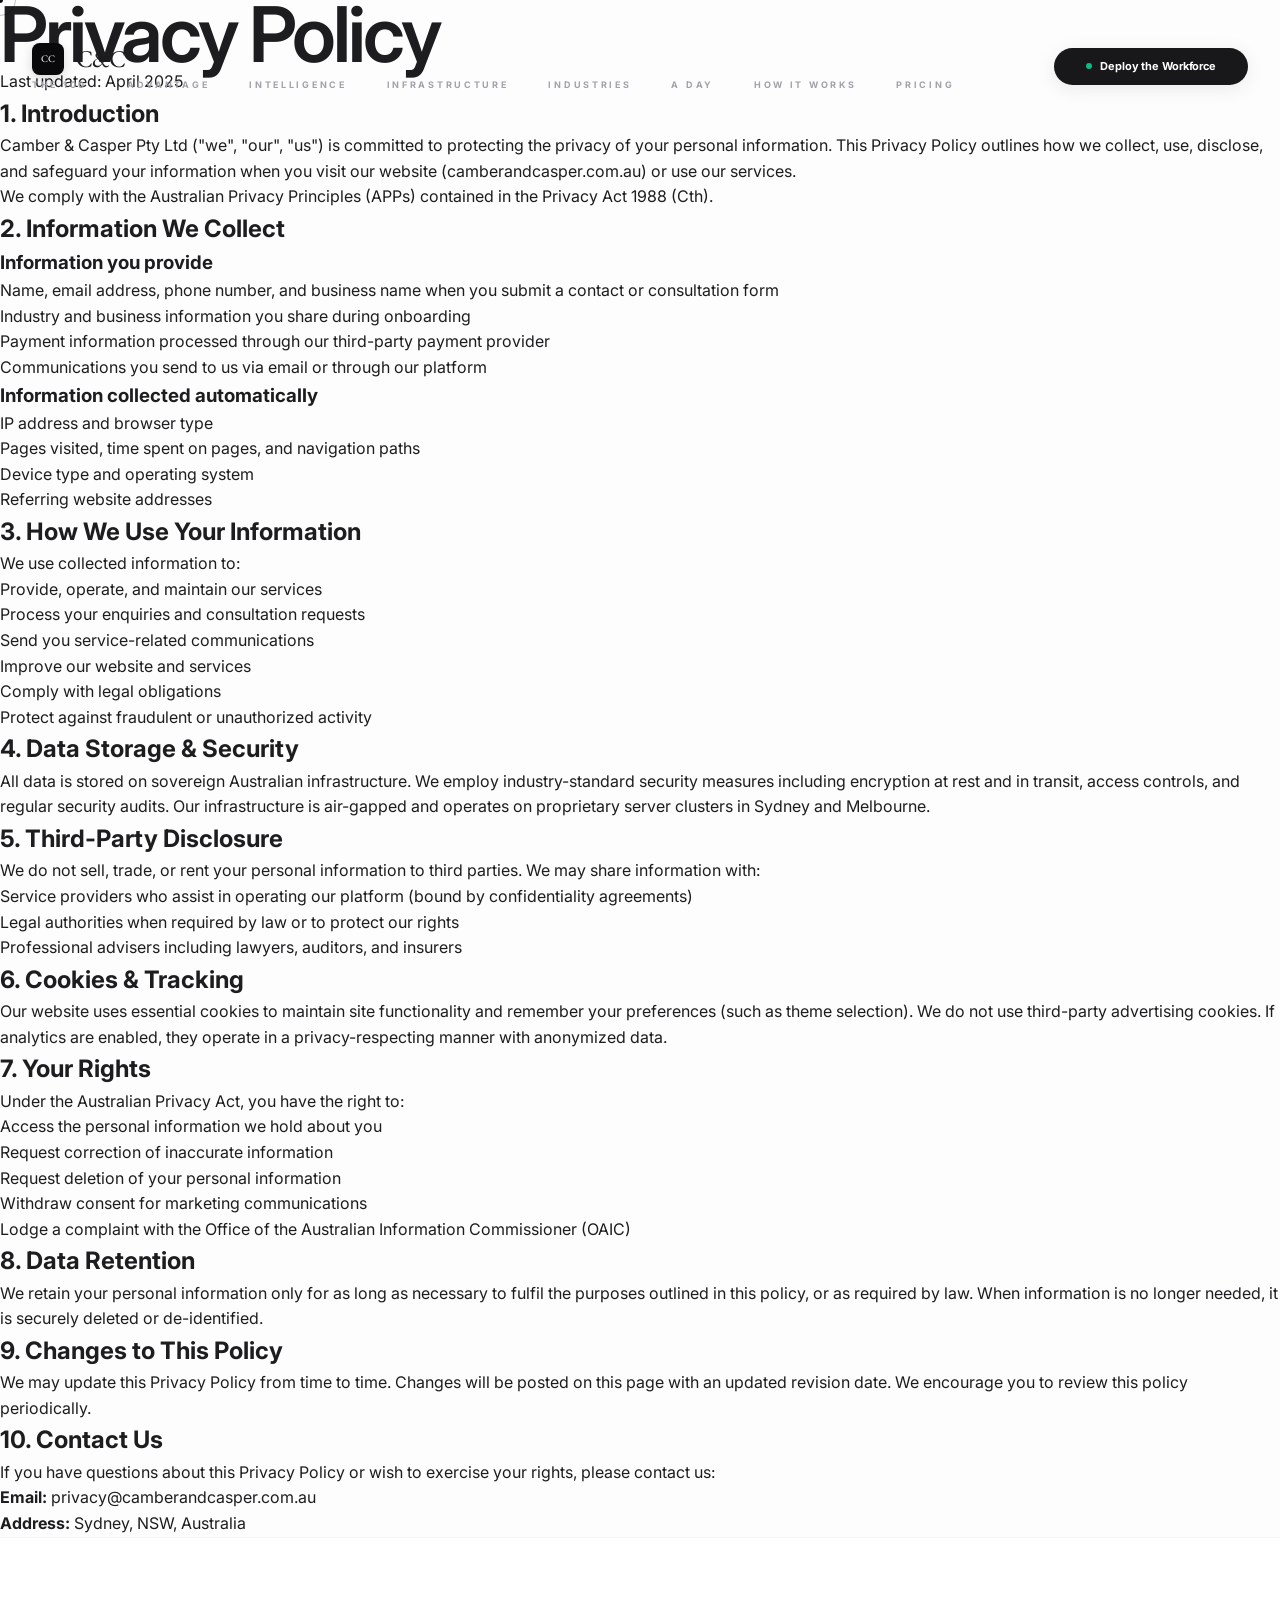
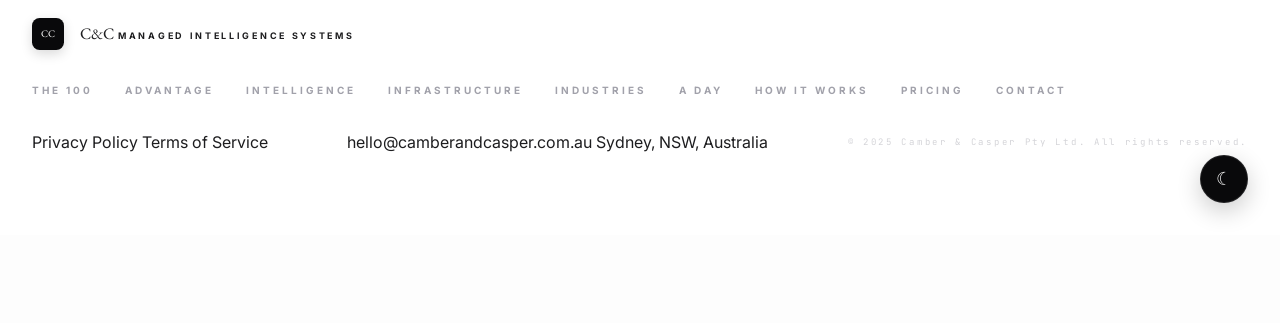
<file: site/privacy.html>
<!DOCTYPE html>
<html lang="en">

<head>
  <meta charset="UTF-8">
  <meta name="viewport" content="width=device-width, initial-scale=1.0">
  <meta http-equiv="X-Content-Type-Options" content="nosniff">
  <meta http-equiv="X-Frame-Options" content="DENY">
  <meta name="referrer" content="strict-origin-when-cross-origin">
  <title>Privacy Policy | Camber & Casper</title>
  <meta name="description" content="Privacy Policy for Camber & Casper — how we collect, use, and protect your data.">
  <link rel="icon" href="favicon.svg" type="image/svg+xml">
  <link rel="manifest" href="manifest.json">
  <link rel="canonical" href="https://camberandcasper.com.au/privacy.html">
  <meta property="og:title" content="Privacy Policy | Camber &amp; Casper">
  <meta property="og:type" content="website">
  <link rel="preconnect" href="https://fonts.googleapis.com">
  <link rel="preconnect" href="https://fonts.gstatic.com" crossorigin>
  <link
    href="https://fonts.googleapis.com/css2?family=EB+Garamond:ital,wght@0,400;0,500;1,400&family=Inter:wght@300;400;500;600;700;800&family=JetBrains+Mono:wght@400;700&display=swap"
    rel="stylesheet">
  <link rel="stylesheet" href="css/styles.css">
</head>

<body>
  <a href="#main" class="skip-to-content">Skip to content</a>

  <!-- NAV -->
  <nav class="nav" id="nav" role="navigation" aria-label="Main navigation">
    <div class="nav-inner">
      <div class="flex items-center gap-12">
        <a href="index.html" class="nav-logo">
          <div class="nav-logo-mark">C<span class="desc-zinc">C</span></div>
          <span class="nav-logo-text font-serif">C&C</span>
        </a>
        <div class="nav-links">
          <a href="workforce.html">The 100</a>
          <a href="advantage.html">Advantage</a>
          <a href="intelligence.html">Intelligence</a>
          <a href="infrastructure.html">Infrastructure</a>
          <a href="industries.html">Industries</a>
          <a href="day.html">A Day</a>
          <a href="launch.html">How It Works</a>
          <a href="pricing.html">Pricing</a>
        </div>
      </div>
      <div class="flex items-center gap-4x">
        <a href="contact.html" class="nav-cta">Deploy the Workforce</a>
        <button class="mobile-menu-btn" aria-label="Open navigation menu" aria-expanded="false"><span></span><span></span><span></span></button>
      </div>
    </div>
  </nav>

  <!-- MOBILE MENU PANEL -->
  <div class="mobile-menu" role="navigation" aria-label="Mobile navigation">
    <a href="index.html">Home</a>
    <a href="workforce.html">The 100</a>
    <a href="advantage.html">Advantage</a>
    <a href="intelligence.html">Intelligence</a>
    <a href="infrastructure.html">Infrastructure</a>
    <a href="industries.html">Industries</a>
    <a href="day.html">A Day in Command</a>
    <a href="launch.html">How It Works</a>
    <a href="pricing.html">Pricing</a>
    <a href="contact.html" class="nav-cta">Deploy the Workforce</a>
  </div>

  <main id="main">
    <div class="legal-page">
      <h1 class="text-display">Privacy Policy</h1>
      <p class="legal-updated">Last updated: April 2025</p>

      <h2>1. Introduction</h2>
      <p>Camber & Casper Pty Ltd ("we", "our", "us") is committed to protecting the privacy of your personal
        information. This Privacy Policy outlines how we collect, use, disclose, and safeguard your information when you
        visit our website (camberandcasper.com.au) or use our services.</p>
      <p>We comply with the Australian Privacy Principles (APPs) contained in the Privacy Act 1988 (Cth).</p>

      <h2>2. Information We Collect</h2>
      <h3>Information you provide</h3>
      <ul>
        <li>Name, email address, phone number, and business name when you submit a contact or consultation form</li>
        <li>Industry and business information you share during onboarding</li>
        <li>Payment information processed through our third-party payment provider</li>
        <li>Communications you send to us via email or through our platform</li>
      </ul>

      <h3>Information collected automatically</h3>
      <ul>
        <li>IP address and browser type</li>
        <li>Pages visited, time spent on pages, and navigation paths</li>
        <li>Device type and operating system</li>
        <li>Referring website addresses</li>
      </ul>

      <h2>3. How We Use Your Information</h2>
      <p>We use collected information to:</p>
      <ul>
        <li>Provide, operate, and maintain our services</li>
        <li>Process your enquiries and consultation requests</li>
        <li>Send you service-related communications</li>
        <li>Improve our website and services</li>
        <li>Comply with legal obligations</li>
        <li>Protect against fraudulent or unauthorized activity</li>
      </ul>

      <h2>4. Data Storage & Security</h2>
      <p>All data is stored on sovereign Australian infrastructure. We employ industry-standard security measures
        including encryption at rest and in transit, access controls, and regular security audits. Our infrastructure is
        air-gapped and operates on proprietary server clusters in Sydney and Melbourne.</p>

      <h2>5. Third-Party Disclosure</h2>
      <p>We do not sell, trade, or rent your personal information to third parties. We may share information with:</p>
      <ul>
        <li>Service providers who assist in operating our platform (bound by confidentiality agreements)</li>
        <li>Legal authorities when required by law or to protect our rights</li>
        <li>Professional advisers including lawyers, auditors, and insurers</li>
      </ul>

      <h2>6. Cookies & Tracking</h2>
      <p>Our website uses essential cookies to maintain site functionality and remember your preferences (such as theme
        selection). We do not use third-party advertising cookies. If analytics are enabled, they operate in a
        privacy-respecting manner with anonymized data.</p>

      <h2>7. Your Rights</h2>
      <p>Under the Australian Privacy Act, you have the right to:</p>
      <ul>
        <li>Access the personal information we hold about you</li>
        <li>Request correction of inaccurate information</li>
        <li>Request deletion of your personal information</li>
        <li>Withdraw consent for marketing communications</li>
        <li>Lodge a complaint with the Office of the Australian Information Commissioner (OAIC)</li>
      </ul>

      <h2>8. Data Retention</h2>
      <p>We retain your personal information only for as long as necessary to fulfil the purposes outlined in this
        policy, or as required by law. When information is no longer needed, it is securely deleted or de-identified.</p>

      <h2>9. Changes to This Policy</h2>
      <p>We may update this Privacy Policy from time to time. Changes will be posted on this page with an updated
        revision date. We encourage you to review this policy periodically.</p>

      <h2>10. Contact Us</h2>
      <p>If you have questions about this Privacy Policy or wish to exercise your rights, please contact us:</p>
      <p>
        <strong>Email:</strong> privacy@camberandcasper.com.au<br>
        <strong>Address:</strong> Sydney, NSW, Australia
      </p>
    </div>
  </main>

  <!-- FOOTER -->
  <footer class="footer" role="contentinfo">
    <div class="footer-inner">
      <div class="footer-brand">
        <div class="nav-logo-mark">C<span class="desc-zinc">C</span></div>
        <div>
          <span class="font-serif hero-num"
           >C&C</span>
          <span class="text-micro subtitle-zinc">Managed
            Intelligence Systems</span>
        </div>
      </div>
      <div class="footer-links">
        <a href="workforce.html">The 100</a>
        <a href="advantage.html">Advantage</a>
        <a href="intelligence.html">Intelligence</a>
        <a href="infrastructure.html">Infrastructure</a>
        <a href="industries.html">Industries</a>
        <a href="day.html">A Day</a>
        <a href="launch.html">How It Works</a>
        <a href="pricing.html">Pricing</a>
        <a href="contact.html">Contact</a>
      </div>
      <div class="footer-legal">
        <a href="privacy.html">Privacy Policy</a>
        <a href="terms.html">Terms of Service</a>
      </div>
      <div class="footer-contact">
        <span>hello@camberandcasper.com.au</span>
        <span>Sydney, NSW, Australia</span>
      </div>
      <div class="footer-copy">&copy; 2025 Camber &amp; Casper Pty Ltd. All rights reserved.</div>
    </div>
  </footer>

  <script src="js/main.js"></script>
  <button id="cc-back-top" class="cc-back-top" aria-label="Back to top">
    <svg viewBox="0 0 16 16" fill="none" stroke="currentColor" stroke-width="2" stroke-linecap="round"
      aria-hidden="true">
      <path d="M8 12V4M4 7l4-4 4 4" />
    </svg>
  </button>
</body>

</html>
</file>
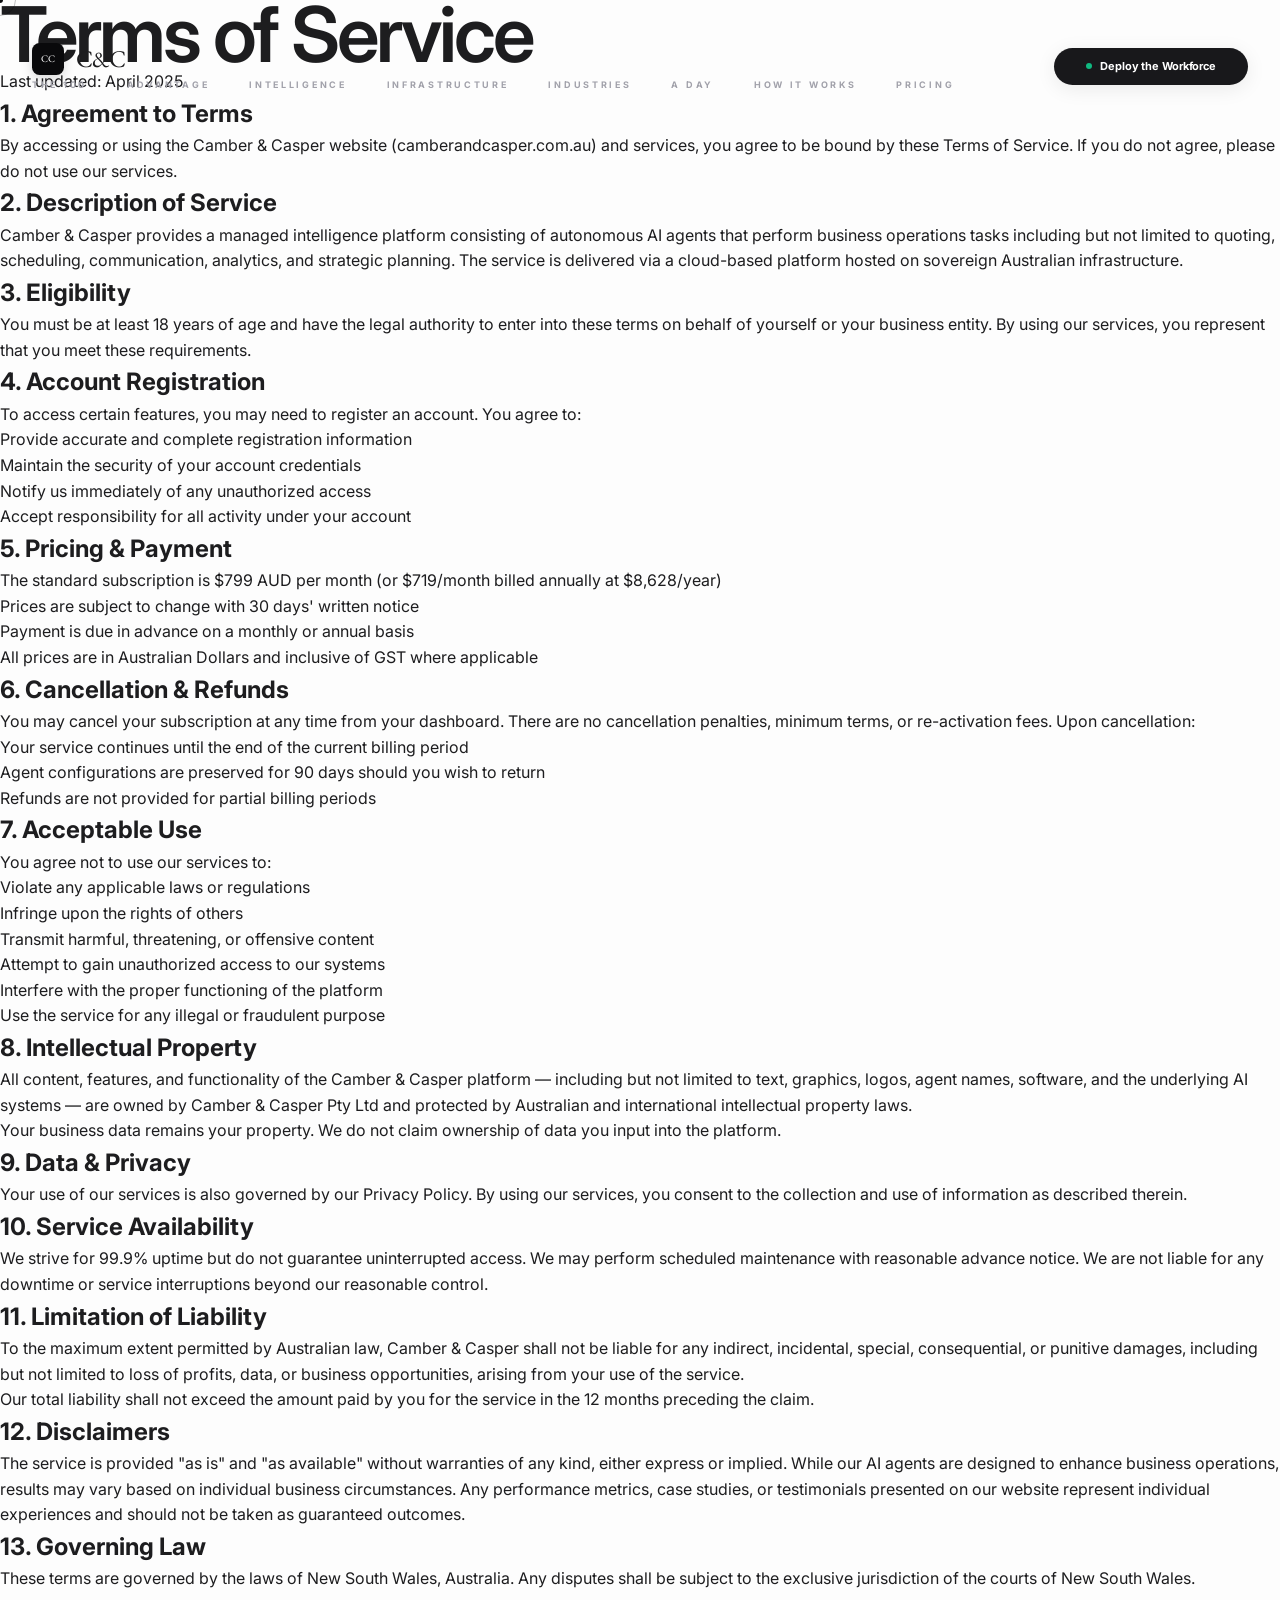
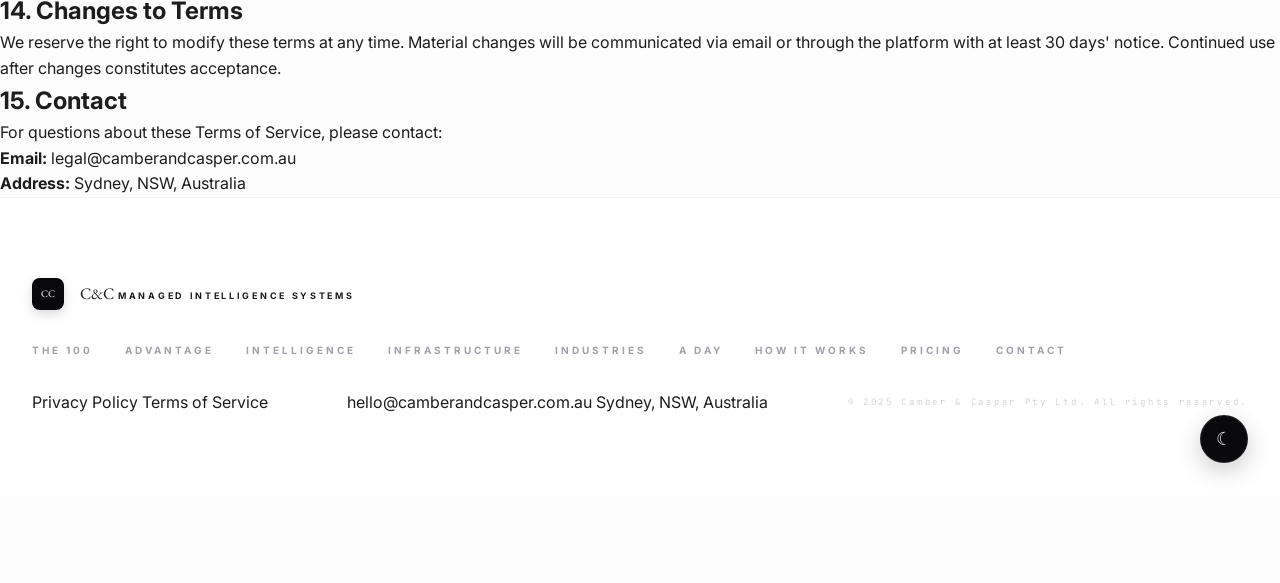
<file: site/terms.html>
<!DOCTYPE html>
<html lang="en">

<head>
  <meta charset="UTF-8">
  <meta name="viewport" content="width=device-width, initial-scale=1.0">
  <meta http-equiv="X-Content-Type-Options" content="nosniff">
  <meta http-equiv="X-Frame-Options" content="DENY">
  <meta name="referrer" content="strict-origin-when-cross-origin">
  <title>Terms of Service | Camber & Casper</title>
  <meta name="description"
    content="Terms of Service for Camber & Casper — the terms governing use of our managed intelligence platform.">
  <link rel="icon" href="favicon.svg" type="image/svg+xml">
  <link rel="manifest" href="manifest.json">
  <link rel="canonical" href="https://camberandcasper.com.au/terms.html">
  <meta property="og:title" content="Terms of Service | Camber &amp; Casper">
  <meta property="og:type" content="website">
  <link rel="preconnect" href="https://fonts.googleapis.com">
  <link rel="preconnect" href="https://fonts.gstatic.com" crossorigin>
  <link
    href="https://fonts.googleapis.com/css2?family=EB+Garamond:ital,wght@0,400;0,500;1,400&family=Inter:wght@300;400;500;600;700;800&family=JetBrains+Mono:wght@400;700&display=swap"
    rel="stylesheet">
  <link rel="stylesheet" href="css/styles.css">
</head>

<body>
  <a href="#main" class="skip-to-content">Skip to content</a>

  <!-- NAV -->
  <nav class="nav" id="nav" role="navigation" aria-label="Main navigation">
    <div class="nav-inner">
      <div class="flex items-center gap-12">
        <a href="index.html" class="nav-logo">
          <div class="nav-logo-mark">C<span class="desc-zinc">C</span></div>
          <span class="nav-logo-text font-serif">C&C</span>
        </a>
        <div class="nav-links">
          <a href="workforce.html">The 100</a>
          <a href="advantage.html">Advantage</a>
          <a href="intelligence.html">Intelligence</a>
          <a href="infrastructure.html">Infrastructure</a>
          <a href="industries.html">Industries</a>
          <a href="day.html">A Day</a>
          <a href="launch.html">How It Works</a>
          <a href="pricing.html">Pricing</a>
        </div>
      </div>
      <div class="flex items-center gap-4x">
        <a href="contact.html" class="nav-cta">Deploy the Workforce</a>
        <button class="mobile-menu-btn" aria-label="Open navigation menu" aria-expanded="false"><span></span><span></span><span></span></button>
      </div>
    </div>
  </nav>

  <!-- MOBILE MENU PANEL -->
  <div class="mobile-menu" role="navigation" aria-label="Mobile navigation">
    <a href="index.html">Home</a>
    <a href="workforce.html">The 100</a>
    <a href="advantage.html">Advantage</a>
    <a href="intelligence.html">Intelligence</a>
    <a href="infrastructure.html">Infrastructure</a>
    <a href="industries.html">Industries</a>
    <a href="day.html">A Day in Command</a>
    <a href="launch.html">How It Works</a>
    <a href="pricing.html">Pricing</a>
    <a href="contact.html" class="nav-cta">Deploy the Workforce</a>
  </div>

  <main id="main">
    <div class="legal-page">
      <h1 class="text-display">Terms of Service</h1>
      <p class="legal-updated">Last updated: April 2025</p>

      <h2>1. Agreement to Terms</h2>
      <p>By accessing or using the Camber & Casper website (camberandcasper.com.au) and services, you agree to be bound
        by these Terms of Service. If you do not agree, please do not use our services.</p>

      <h2>2. Description of Service</h2>
      <p>Camber & Casper provides a managed intelligence platform consisting of autonomous AI agents that perform
        business operations tasks including but not limited to quoting, scheduling, communication, analytics, and
        strategic planning. The service is delivered via a cloud-based platform hosted on sovereign Australian
        infrastructure.</p>

      <h2>3. Eligibility</h2>
      <p>You must be at least 18 years of age and have the legal authority to enter into these terms on behalf of
        yourself or your business entity. By using our services, you represent that you meet these requirements.</p>

      <h2>4. Account Registration</h2>
      <p>To access certain features, you may need to register an account. You agree to:</p>
      <ul>
        <li>Provide accurate and complete registration information</li>
        <li>Maintain the security of your account credentials</li>
        <li>Notify us immediately of any unauthorized access</li>
        <li>Accept responsibility for all activity under your account</li>
      </ul>

      <h2>5. Pricing & Payment</h2>
      <ul>
        <li>The standard subscription is $799 AUD per month (or $719/month billed annually at $8,628/year)</li>
        <li>Prices are subject to change with 30 days' written notice</li>
        <li>Payment is due in advance on a monthly or annual basis</li>
        <li>All prices are in Australian Dollars and inclusive of GST where applicable</li>
      </ul>

      <h2>6. Cancellation & Refunds</h2>
      <p>You may cancel your subscription at any time from your dashboard. There are no cancellation penalties, minimum
        terms, or re-activation fees. Upon cancellation:</p>
      <ul>
        <li>Your service continues until the end of the current billing period</li>
        <li>Agent configurations are preserved for 90 days should you wish to return</li>
        <li>Refunds are not provided for partial billing periods</li>
      </ul>

      <h2>7. Acceptable Use</h2>
      <p>You agree not to use our services to:</p>
      <ul>
        <li>Violate any applicable laws or regulations</li>
        <li>Infringe upon the rights of others</li>
        <li>Transmit harmful, threatening, or offensive content</li>
        <li>Attempt to gain unauthorized access to our systems</li>
        <li>Interfere with the proper functioning of the platform</li>
        <li>Use the service for any illegal or fraudulent purpose</li>
      </ul>

      <h2>8. Intellectual Property</h2>
      <p>All content, features, and functionality of the Camber & Casper platform — including but not limited to text,
        graphics, logos, agent names, software, and the underlying AI systems — are owned by Camber & Casper Pty Ltd and
        protected by Australian and international intellectual property laws.</p>
      <p>Your business data remains your property. We do not claim ownership of data you input into the platform.</p>

      <h2>9. Data & Privacy</h2>
      <p>Your use of our services is also governed by our <a href="privacy.html">Privacy Policy</a>. By using our
        services, you consent to the collection and use of information as described therein.</p>

      <h2>10. Service Availability</h2>
      <p>We strive for 99.9% uptime but do not guarantee uninterrupted access. We may perform scheduled maintenance
        with reasonable advance notice. We are not liable for any downtime or service interruptions beyond our
        reasonable control.</p>

      <h2>11. Limitation of Liability</h2>
      <p>To the maximum extent permitted by Australian law, Camber & Casper shall not be liable for any indirect,
        incidental, special, consequential, or punitive damages, including but not limited to loss of profits, data, or
        business opportunities, arising from your use of the service.</p>
      <p>Our total liability shall not exceed the amount paid by you for the service in the 12 months preceding the
        claim.</p>

      <h2>12. Disclaimers</h2>
      <p>The service is provided "as is" and "as available" without warranties of any kind, either express or implied.
        While our AI agents are designed to enhance business operations, results may vary based on individual business
        circumstances. Any performance metrics, case studies, or testimonials presented on our website represent
        individual experiences and should not be taken as guaranteed outcomes.</p>

      <h2>13. Governing Law</h2>
      <p>These terms are governed by the laws of New South Wales, Australia. Any disputes shall be subject to the
        exclusive jurisdiction of the courts of New South Wales.</p>

      <h2>14. Changes to Terms</h2>
      <p>We reserve the right to modify these terms at any time. Material changes will be communicated via email or
        through the platform with at least 30 days' notice. Continued use after changes constitutes acceptance.</p>

      <h2>15. Contact</h2>
      <p>For questions about these Terms of Service, please contact:</p>
      <p>
        <strong>Email:</strong> legal@camberandcasper.com.au<br>
        <strong>Address:</strong> Sydney, NSW, Australia
      </p>
    </div>
  </main>

  <!-- FOOTER -->
  <footer class="footer" role="contentinfo">
    <div class="footer-inner">
      <div class="footer-brand">
        <div class="nav-logo-mark">C<span class="desc-zinc">C</span></div>
        <div>
          <span class="font-serif hero-num"
           >C&C</span>
          <span class="text-micro subtitle-zinc">Managed
            Intelligence Systems</span>
        </div>
      </div>
      <div class="footer-links">
        <a href="workforce.html">The 100</a>
        <a href="advantage.html">Advantage</a>
        <a href="intelligence.html">Intelligence</a>
        <a href="infrastructure.html">Infrastructure</a>
        <a href="industries.html">Industries</a>
        <a href="day.html">A Day</a>
        <a href="launch.html">How It Works</a>
        <a href="pricing.html">Pricing</a>
        <a href="contact.html">Contact</a>
      </div>
      <div class="footer-legal">
        <a href="privacy.html">Privacy Policy</a>
        <a href="terms.html">Terms of Service</a>
      </div>
      <div class="footer-contact">
        <span>hello@camberandcasper.com.au</span>
        <span>Sydney, NSW, Australia</span>
      </div>
      <div class="footer-copy">&copy; 2025 Camber &amp; Casper Pty Ltd. All rights reserved.</div>
    </div>
  </footer>

  <script src="js/main.js"></script>
  <button id="cc-back-top" class="cc-back-top" aria-label="Back to top">
    <svg viewBox="0 0 16 16" fill="none" stroke="currentColor" stroke-width="2" stroke-linecap="round"
      aria-hidden="true">
      <path d="M8 12V4M4 7l4-4 4 4" />
    </svg>
  </button>
</body>

</html>
</file>
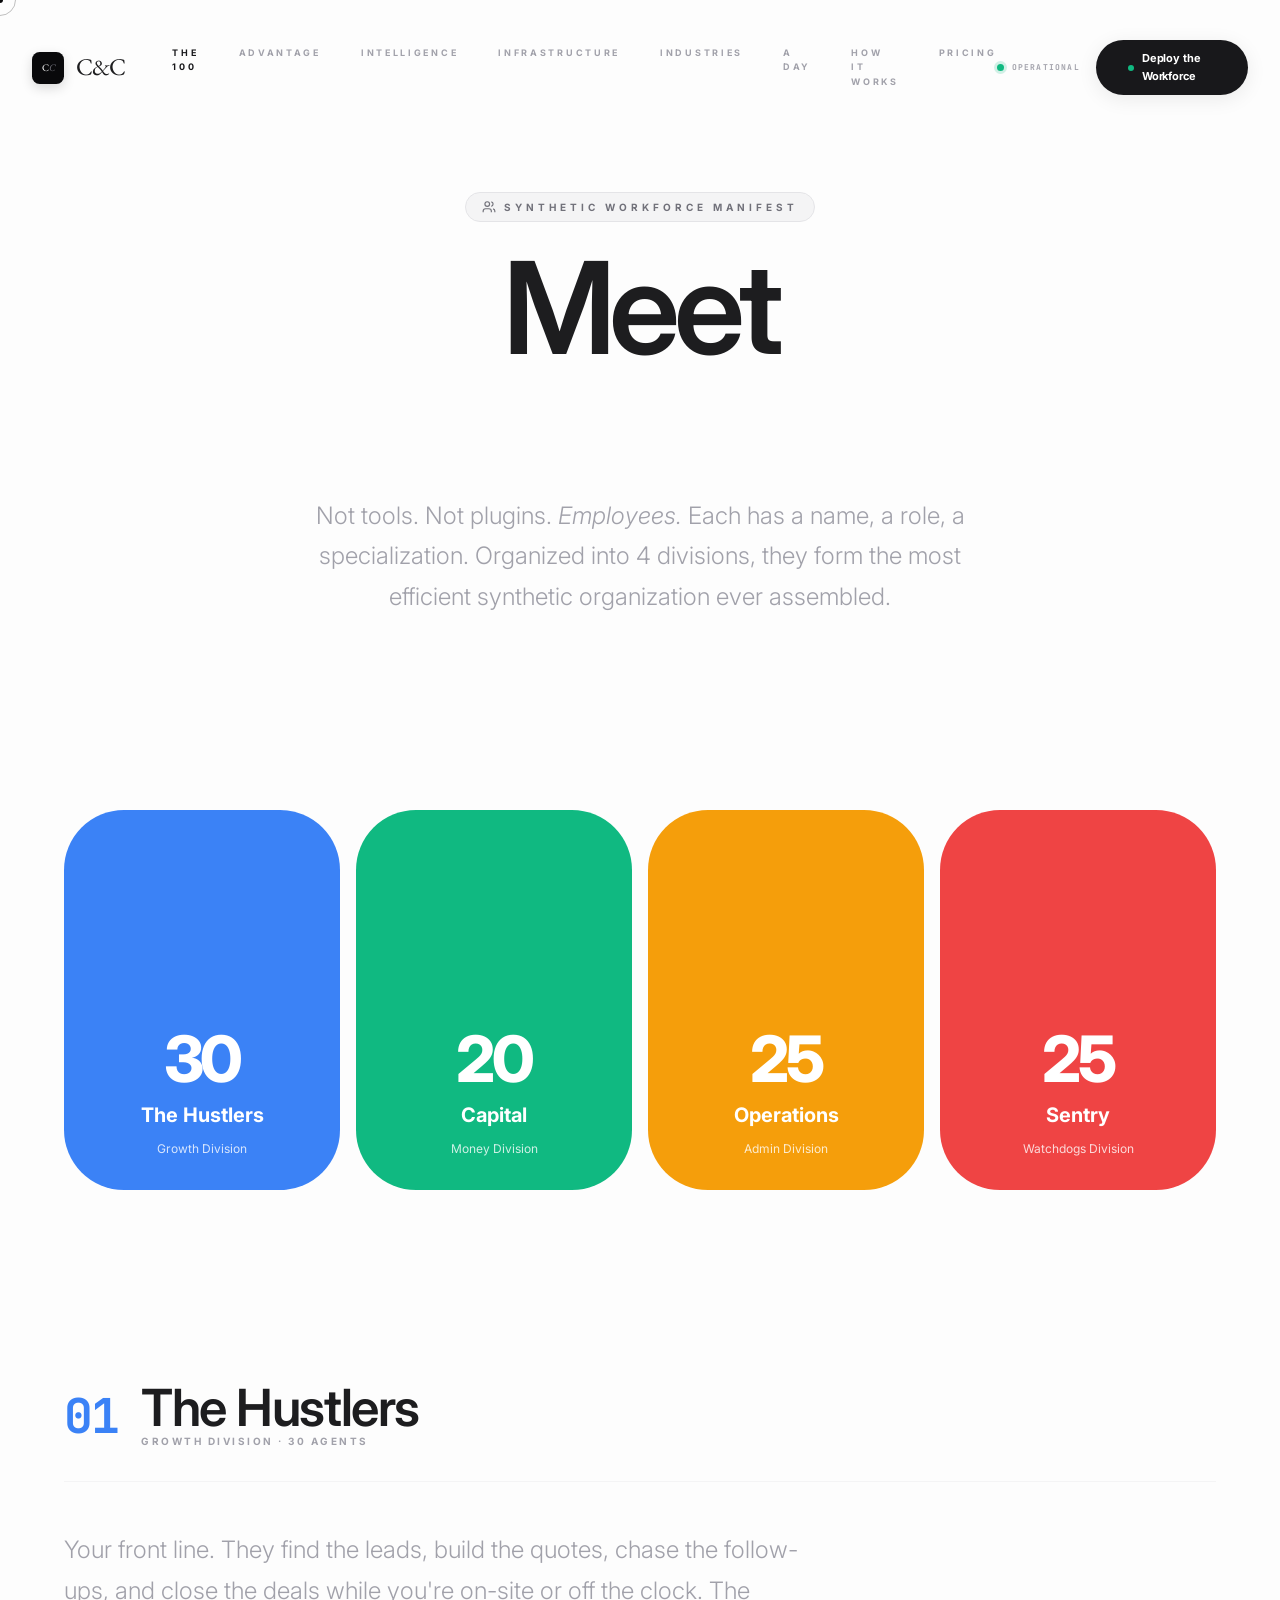
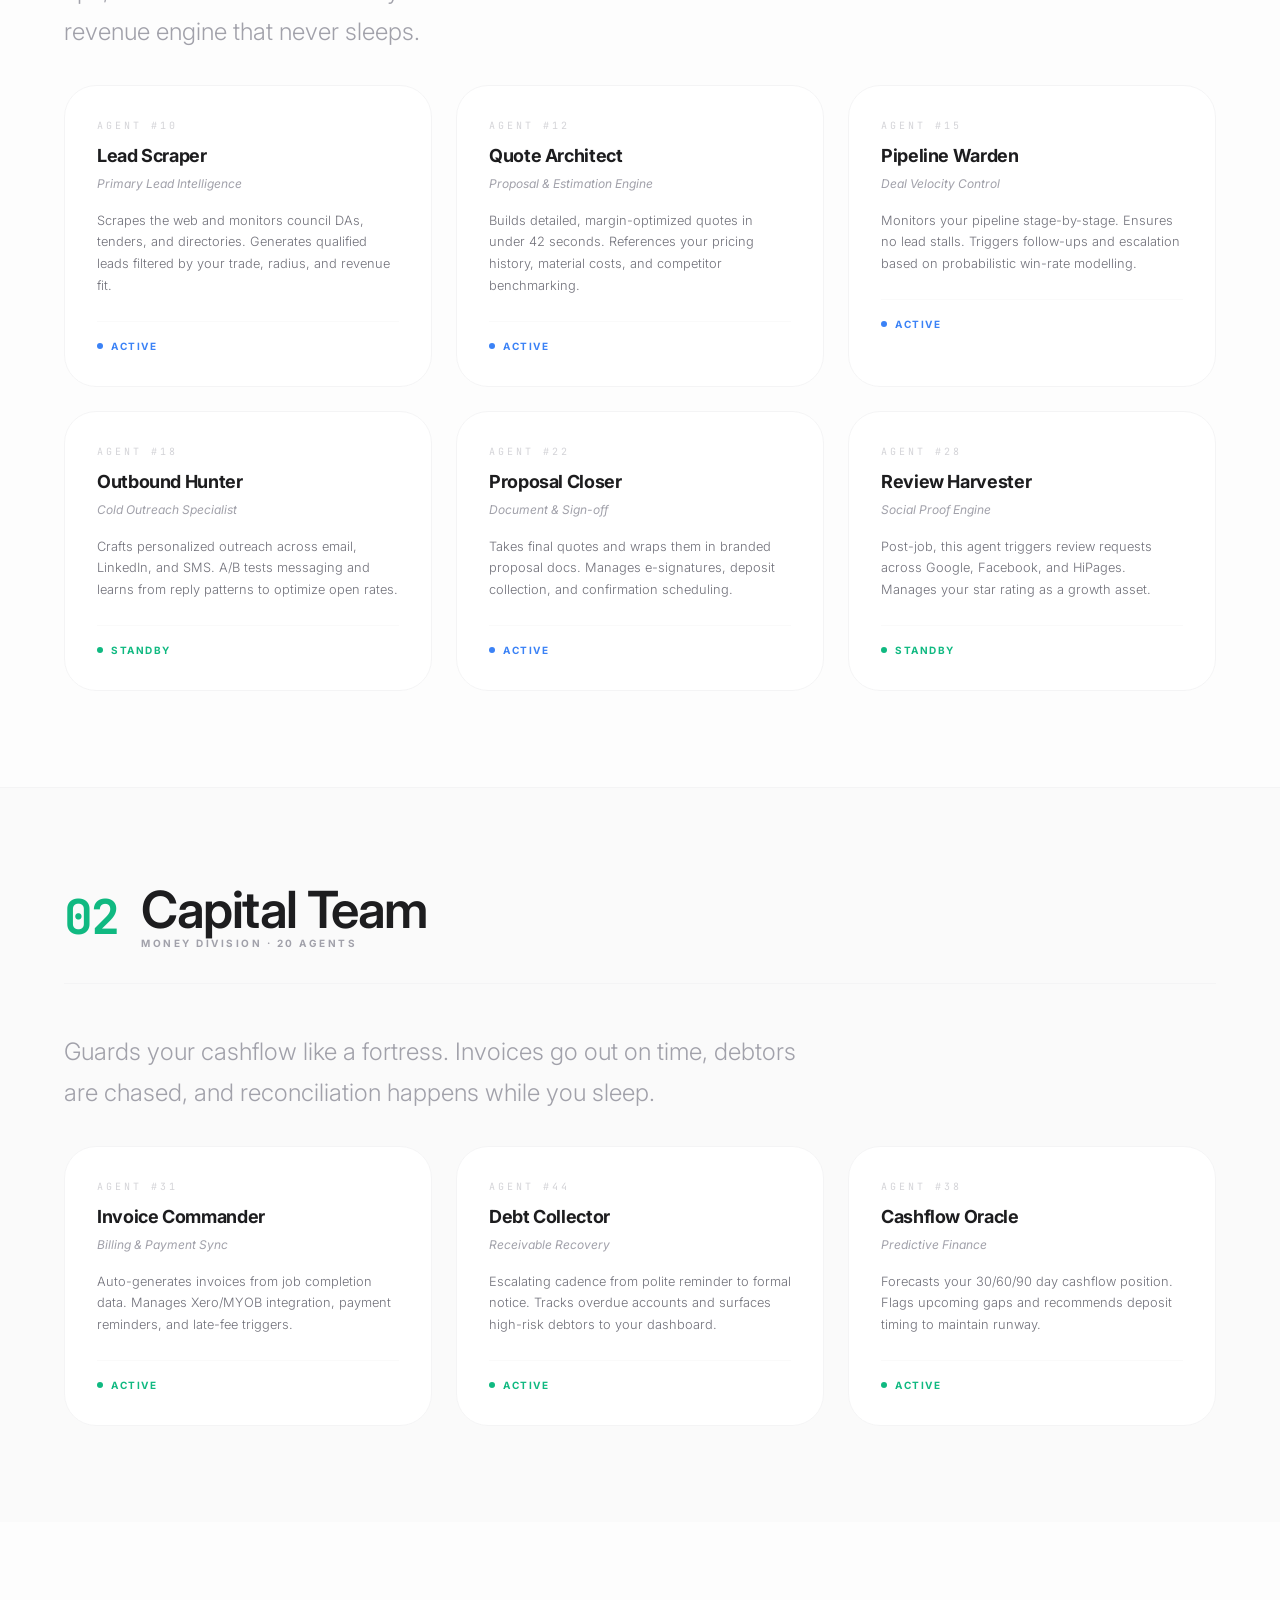
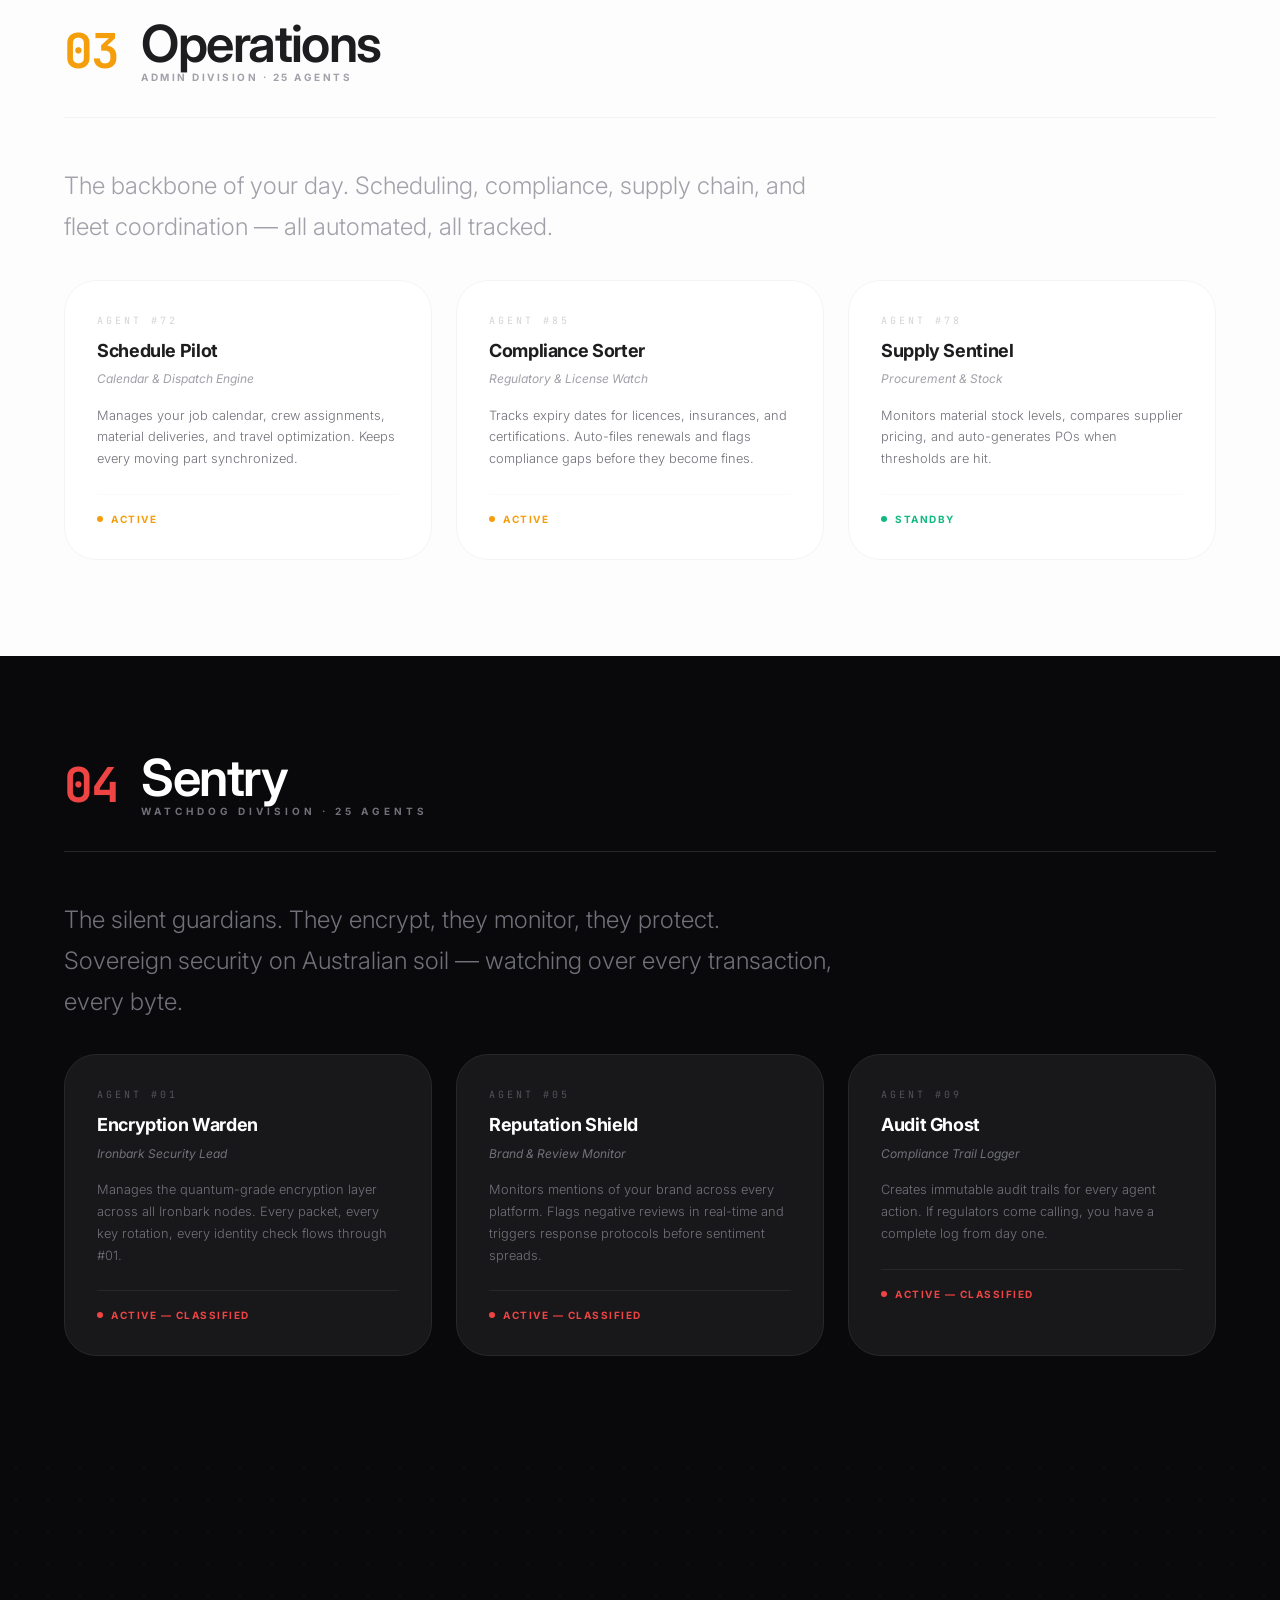
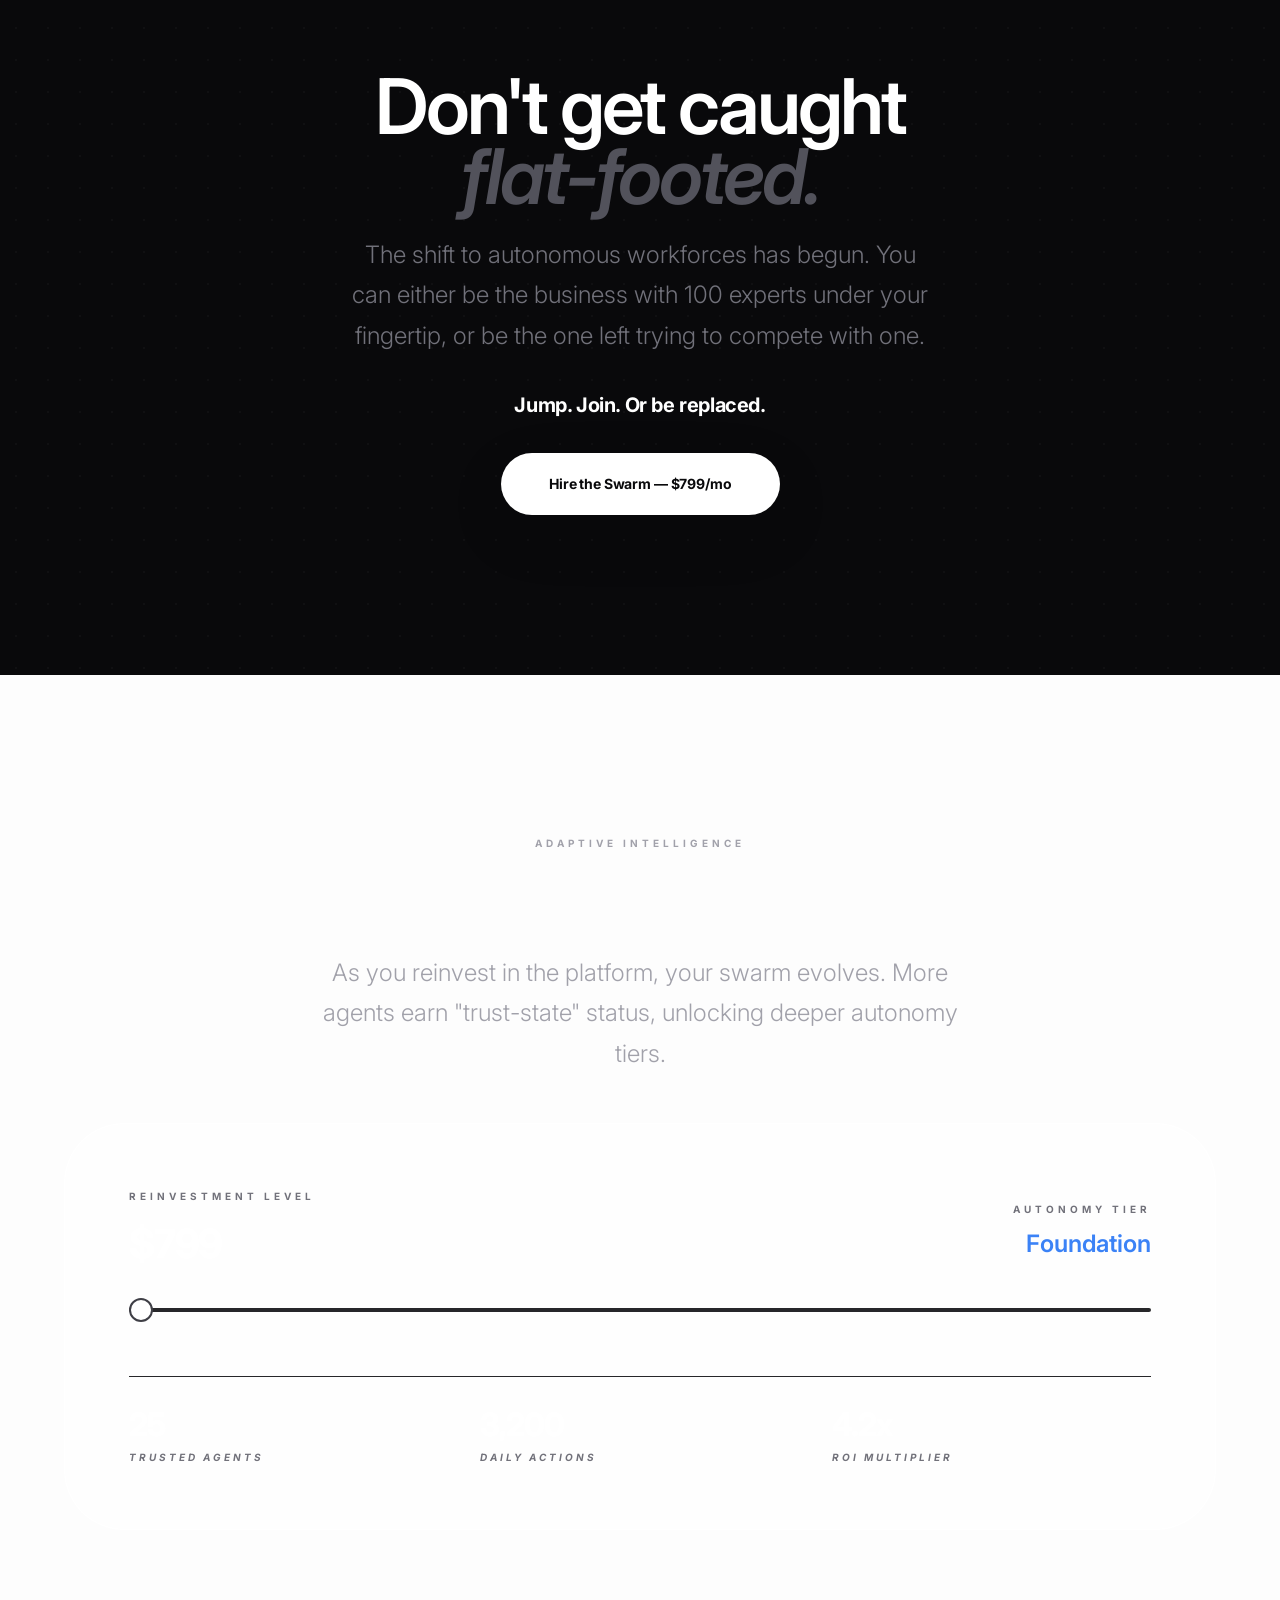
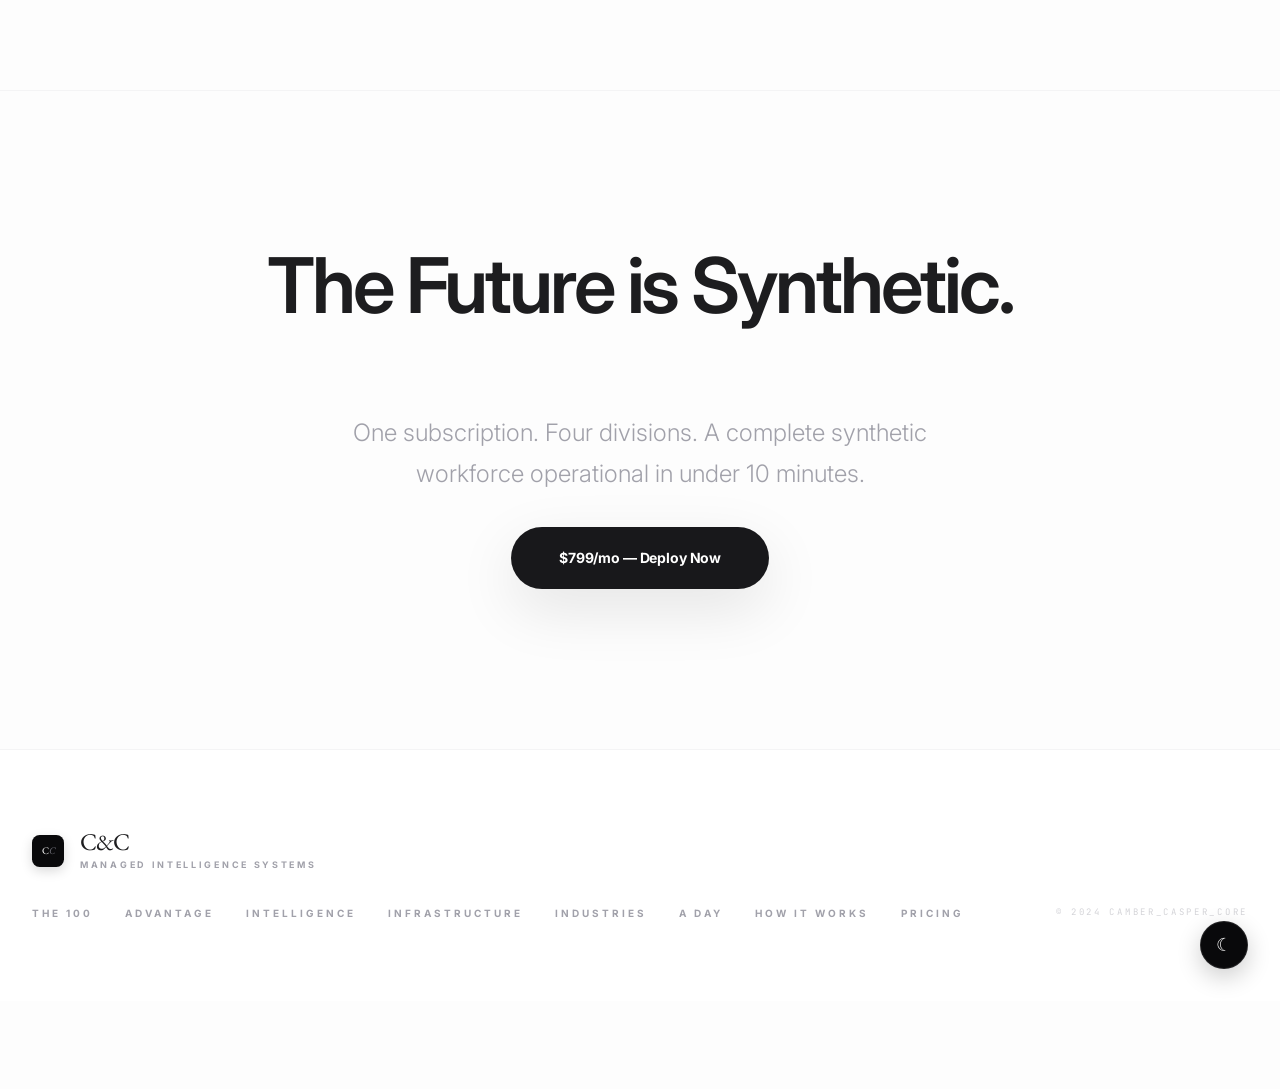
<file: site/workforce.html>
<!DOCTYPE html>
<html lang="en">

<head>
  <meta charset="UTF-8">
  <meta name="viewport" content="width=device-width, initial-scale=1.0">
  <title>The 100 — Meet Your Synthetic Workforce | Camber & Casper</title>
  <meta name="description"
    content="100 autonomous AI agents organized into 4 divisions — Hustlers, Capital, Operations, Sentry. Each with a name, a role, and a mission.">
  <link rel="icon" href="favicon.svg" type="image/svg+xml">
  <meta property="og:title" content="The 100 — Meet Your Synthetic Workforce | Camber &amp; Casper">
  <meta property="og:description"
    content="100 autonomous AI agents. Hustlers, Capital, Operations, Sentry. Each with a name, a role, and a mission.">
  <meta property="og:type" content="website">
  <meta name="twitter:card" content="summary_large_image">
  <meta name="twitter:title" content="The 100 — Meet Your Synthetic Workforce | Camber &amp; Casper">
  <link rel="preconnect" href="https://fonts.googleapis.com">
  <link
    href="https://fonts.googleapis.com/css2?family=EB+Garamond:ital,wght@0,400;0,500;1,400&family=Inter:wght@300;400;500;600;700;800&family=JetBrains+Mono:wght@400;700&display=swap"
    rel="stylesheet">
  <link rel="stylesheet" href="css/styles.css">
  <style>
    .agent-card {
      background: white;
      border: 1px solid var(--cc-zinc-100);
      border-radius: var(--radius-lg);
      padding: 2rem;
      transition: all 0.5s;
    }

    .agent-card:hover {
      transform: translateY(-4px);
      box-shadow: 0 20px 40px rgba(0, 0, 0, 0.04);
    }

    .agent-id {
      font-family: var(--font-mono);
      font-size: 0.625rem;
      letter-spacing: 0.3em;
      color: var(--cc-zinc-300);
      text-transform: uppercase;
    }

    .agent-name {
      font-size: 1.125rem;
      font-weight: 700;
      letter-spacing: -0.02em;
      margin-top: 0.5rem;
    }

    .agent-role {
      font-size: 0.75rem;
      color: var(--cc-zinc-400);
      font-style: italic;
      margin-top: 0.25rem;
    }

    .agent-desc {
      font-size: 0.8rem;
      color: var(--cc-zinc-500);
      font-weight: 300;
      line-height: 1.7;
      margin-top: 1rem;
    }

    .agent-status {
      display: flex;
      align-items: center;
      gap: 0.5rem;
      font-size: 0.625rem;
      font-weight: 700;
      letter-spacing: 0.15em;
      text-transform: uppercase;
      margin-top: 1.5rem;
      padding-top: 1rem;
      border-top: 1px solid var(--cc-zinc-50);
    }

    .agent-status .dot {
      width: 6px;
      height: 6px;
      border-radius: 50%;
      animation: pulse 2s infinite;
    }

    .division-header {
      display: flex;
      align-items: center;
      gap: 1.5rem;
      margin-bottom: 3rem;
      padding-bottom: 2rem;
      border-bottom: 1px solid var(--cc-zinc-100);
    }

    .division-count {
      font-family: var(--font-mono);
      font-size: 3rem;
      font-weight: 700;
      letter-spacing: -0.05em;
      line-height: 1;
    }

    /* Org Visualizer — from Executive System 1 */
    .org-viz {
      display: grid;
      grid-template-columns: repeat(4, 1fr);
      gap: 1rem;
    }

    .org-bar {
      border-radius: 60px;
      padding: 2rem;
      text-align: center;
      display: flex;
      flex-direction: column;
      justify-content: flex-end;
      transition: all 0.5s;
      position: relative;
      overflow: hidden;
    }

    .org-bar:hover {
      transform: scale(1.02);
    }

    /* Autonomy Calculator — from Agent Manifest v2.2 */
    .calc-container {
      background: var(--cc-zinc-950);
      border-radius: 60px;
      padding: 4rem;
      color: white;
    }

    .calc-slider {
      width: 100%;
      -webkit-appearance: none;
      appearance: none;
      height: 4px;
      border-radius: 2px;
      background: var(--cc-zinc-800);
      outline: none;
      margin: 2rem 0;
    }

    .calc-slider::-webkit-slider-thumb {
      -webkit-appearance: none;
      width: 24px;
      height: 24px;
      border-radius: 50%;
      background: white;
      cursor: pointer;
      border: 2px solid var(--cc-zinc-700);
    }

    .calc-output {
      display: grid;
      grid-template-columns: repeat(3, 1fr);
      gap: 2rem;
      margin-top: 2rem;
      padding-top: 2rem;
      border-top: 1px solid var(--cc-zinc-800);
    }

    .calc-output .stat-value {
      font-size: 2rem;
      color: white;
    }

    .calc-output .stat-label {
      color: var(--cc-zinc-500);
    }

    @media (max-width: 768px) {
      .org-viz {
        grid-template-columns: 1fr 1fr;
      }

      .calc-output {
        grid-template-columns: 1fr;
      }
    }
  </style>
</head>

<body>
  <a href="#main" class="skip-to-content">Skip to content</a>

  <!-- NAV -->
  <nav class="nav" id="nav">
    <div class="nav-inner">
      <div style="display:flex;align-items:center;gap:3rem;">
        <a href="index.html" class="nav-logo">
          <div class="nav-logo-mark">C<span style="color:var(--cc-zinc-500);font-style:italic;">C</span></div>
          <span class="nav-logo-text font-serif">C&C</span>
        </a>
        <div class="nav-links">
          <a href="workforce.html" class="active">The 100</a>
          <a href="advantage.html">Advantage</a>
          <a href="intelligence.html">Intelligence</a>
          <a href="infrastructure.html">Infrastructure</a>
          <a href="industries.html">Industries</a>
          <a href="day.html">A Day</a>
          <a href="launch.html">How It Works</a>
          <a href="pricing.html">Pricing</a>
        </div>
      </div>
      <div style="display:flex;align-items:center;gap:1rem;">
        <span class="cc-status-dot" aria-label="System status"></span>
        <a href="pricing.html" class="nav-cta">Deploy the Workforce</a>
        <button class="mobile-menu-btn" aria-label="Menu"><span></span><span></span><span></span></button>
      </div>
    </div>
  </nav>

  <!-- MOBILE MENU PANEL -->
  <div class="mobile-menu">
    <a href="index.html">Home</a>
    <a href="workforce.html">The 100</a>
    <a href="advantage.html">Advantage</a>
    <a href="intelligence.html">Intelligence</a>
    <a href="infrastructure.html">Infrastructure</a>
    <a href="industries.html">Industries</a>
    <a href="day.html">A Day in Command</a>
    <a href="launch.html">How It Works</a>
    <a href="pricing.html" class="nav-cta">Deploy the Workforce</a>
  </div>

  <main id="main">
    <!-- HERO -->
    <section class="pt-40" style="padding:12rem 2rem 6rem;text-align:center;">
      <div class="reveal container-sm">
        <div class="badge badge-light mb-8 cc-badge-pop">
          <svg width="14" height="14" viewBox="0 0 24 24" fill="none" stroke="currentColor" stroke-width="2">
            <path d="M16 21v-2a4 4 0 0 0-4-4H6a4 4 0 0 0-4 4v2" />
            <circle cx="9" cy="7" r="4" />
            <path d="M22 21v-2a4 4 0 0 0-3-3.87" />
            <path d="M16 3.13a4 4 0 0 1 0 7.75" />
          </svg>
          Synthetic Workforce Manifest
        </div>
        <h1 class="text-hero">Meet<br><span class="text-ghost cc-grad-text">the 100.</span></h1>
        <p class="text-body-lg mt-6 mx-auto" style="max-width:42rem;color:var(--cc-zinc-400);">
          Not tools. Not plugins. <em>Employees.</em> Each has a name, a role, a specialization. Organized into 4
          divisions, they form the most efficient synthetic organization ever assembled.
        </p>
      </div>
    </section>

    <!-- ============================================
         ORGANIZATIONAL VISUALIZER — from Executive System 1
         4-Division Structure: Hustlers, Capital, Operations, Sentry
         Sources: Meet Team v1/v2, Executive System 1, Agent Manifest v2.2
         ============================================ -->
    <section class="section" style="padding:6rem 2rem;">
      <div class="container reveal">
        <div class="org-viz">
          <div class="org-bar" style="background:var(--cc-blue-500);color:white;min-height:380px;">
            <div>
              <div style="font-size:4rem;font-weight:800;letter-spacing:-0.05em;line-height:1;" data-count="30">0</div>
              <h3 style="font-weight:700;font-size:1.25rem;margin-top:0.5rem;">The Hustlers</h3>
              <p style="font-size:0.75rem;opacity:0.8;margin-top:0.5rem;">Growth Division</p>
            </div>
          </div>
          <div class="org-bar" style="background:var(--cc-emerald-500);color:white;min-height:280px;">
            <div>
              <div style="font-size:4rem;font-weight:800;letter-spacing:-0.05em;line-height:1;" data-count="20">0</div>
              <h3 style="font-weight:700;font-size:1.25rem;margin-top:0.5rem;">Capital</h3>
              <p style="font-size:0.75rem;opacity:0.8;margin-top:0.5rem;">Money Division</p>
            </div>
          </div>
          <div class="org-bar" style="background:var(--cc-amber-500);color:white;min-height:320px;">
            <div>
              <div style="font-size:4rem;font-weight:800;letter-spacing:-0.05em;line-height:1;" data-count="25">0</div>
              <h3 style="font-weight:700;font-size:1.25rem;margin-top:0.5rem;">Operations</h3>
              <p style="font-size:0.75rem;opacity:0.8;margin-top:0.5rem;">Admin Division</p>
            </div>
          </div>
          <div class="org-bar" style="background:var(--cc-red-500);color:white;min-height:320px;">
            <div>
              <div style="font-size:4rem;font-weight:800;letter-spacing:-0.05em;line-height:1;" data-count="25">0</div>
              <h3 style="font-weight:700;font-size:1.25rem;margin-top:0.5rem;">Sentry</h3>
              <p style="font-size:0.75rem;opacity:0.8;margin-top:0.5rem;">Watchdogs Division</p>
            </div>
          </div>
        </div>
      </div>
    </section>

    <!-- ============================================
         DIVISION 1: THE HUSTLERS (Growth)
         Source: Agent Manifest v1.0, v2.2, Meet Team v1/v2
         30 Agents — Lead gen, quote building, follow-up
         ============================================ -->
    <section class="section" style="padding:6rem 2rem;" id="hustlers">
      <div class="container reveal">
        <div class="division-header">
          <div class="division-count" style="color:var(--cc-blue-500);">01</div>
          <div>
            <h2 class="text-headline">The Hustlers</h2>
            <p class="text-label cc-label-track" style="color:var(--cc-zinc-400);">Growth Division · 30 Agents</p>
          </div>
        </div>
        <p class="text-body-lg mb-8" style="color:var(--cc-zinc-400);max-width:48rem;">
          Your front line. They find the leads, build the quotes, chase the follow-ups, and close the deals while you're
          on-site or off the clock. The revenue engine that never sleeps.
        </p>
        <div class="grid-3" style="gap:1.5rem;">
          <div class="agent-card">
            <div class="agent-id">Agent #10</div>
            <div class="agent-name">Lead Scraper</div>
            <div class="agent-role">Primary Lead Intelligence</div>
            <div class="agent-desc">Scrapes the web and monitors council DAs, tenders, and directories. Generates
              qualified leads filtered by your trade, radius, and revenue fit.</div>
            <div class="agent-status"><span class="dot" style="background:var(--cc-blue-500);"></span> <span
                style="color:var(--cc-blue-500);">Active</span></div>
          </div>
          <div class="agent-card">
            <div class="agent-id">Agent #12</div>
            <div class="agent-name">Quote Architect</div>
            <div class="agent-role">Proposal & Estimation Engine</div>
            <div class="agent-desc">Builds detailed, margin-optimized quotes in under 42 seconds. References your
              pricing history, material costs, and competitor benchmarking.</div>
            <div class="agent-status"><span class="dot" style="background:var(--cc-blue-500);"></span> <span
                style="color:var(--cc-blue-500);">Active</span></div>
          </div>
          <div class="agent-card">
            <div class="agent-id">Agent #15</div>
            <div class="agent-name">Pipeline Warden</div>
            <div class="agent-role">Deal Velocity Control</div>
            <div class="agent-desc">Monitors your pipeline stage-by-stage. Ensures no lead stalls. Triggers follow-ups
              and escalation based on probabilistic win-rate modelling.</div>
            <div class="agent-status"><span class="dot" style="background:var(--cc-blue-500);"></span> <span
                style="color:var(--cc-blue-500);">Active</span></div>
          </div>
          <div class="agent-card">
            <div class="agent-id">Agent #18</div>
            <div class="agent-name">Outbound Hunter</div>
            <div class="agent-role">Cold Outreach Specialist</div>
            <div class="agent-desc">Crafts personalized outreach across email, LinkedIn, and SMS. A/B tests messaging
              and learns from reply patterns to optimize open rates.</div>
            <div class="agent-status"><span class="dot" style="background:var(--cc-emerald-500);"></span> <span
                style="color:var(--cc-emerald-500);">Standby</span></div>
          </div>
          <div class="agent-card">
            <div class="agent-id">Agent #22</div>
            <div class="agent-name">Proposal Closer</div>
            <div class="agent-role">Document & Sign-off</div>
            <div class="agent-desc">Takes final quotes and wraps them in branded proposal docs. Manages e-signatures,
              deposit collection, and confirmation scheduling.</div>
            <div class="agent-status"><span class="dot" style="background:var(--cc-blue-500);"></span> <span
                style="color:var(--cc-blue-500);">Active</span></div>
          </div>
          <div class="agent-card">
            <div class="agent-id">Agent #28</div>
            <div class="agent-name">Review Harvester</div>
            <div class="agent-role">Social Proof Engine</div>
            <div class="agent-desc">Post-job, this agent triggers review requests across Google, Facebook, and HiPages.
              Manages your star rating as a growth asset.</div>
            <div class="agent-status"><span class="dot" style="background:var(--cc-emerald-500);"></span> <span
                style="color:var(--cc-emerald-500);">Standby</span></div>
          </div>
        </div>
      </div>
    </section>

    <!-- ============================================
         DIVISION 2: CAPITAL (Money)
         Source: Agent Manifest v1.0, v2.2, Meet Team v1/v2
         20 Agents — Invoicing, cashflow, debt recovery
         ============================================ -->
    <section class="section"
      style="background:var(--cc-zinc-50);border-top:1px solid var(--cc-zinc-100);padding:6rem 2rem;" id="capital">
      <div class="container reveal">
        <div class="division-header">
          <div class="division-count" style="color:var(--cc-emerald-500);">02</div>
          <div>
            <h2 class="text-headline">Capital Team</h2>
            <p class="text-label cc-label-track" style="color:var(--cc-zinc-400);">Money Division · 20 Agents</p>
          </div>
        </div>
        <p class="text-body-lg mb-8" style="color:var(--cc-zinc-400);max-width:48rem;">
          Guards your cashflow like a fortress. Invoices go out on time, debtors are chased, and reconciliation happens
          while you sleep.
        </p>
        <div class="grid-3" style="gap:1.5rem;">
          <div class="agent-card">
            <div class="agent-id">Agent #31</div>
            <div class="agent-name">Invoice Commander</div>
            <div class="agent-role">Billing & Payment Sync</div>
            <div class="agent-desc">Auto-generates invoices from job completion data. Manages Xero/MYOB integration,
              payment reminders, and late-fee triggers.</div>
            <div class="agent-status"><span class="dot" style="background:var(--cc-emerald-500);"></span> <span
                style="color:var(--cc-emerald-500);">Active</span></div>
          </div>
          <div class="agent-card">
            <div class="agent-id">Agent #44</div>
            <div class="agent-name">Debt Collector</div>
            <div class="agent-role">Receivable Recovery</div>
            <div class="agent-desc">Escalating cadence from polite reminder to formal notice. Tracks overdue accounts
              and surfaces high-risk debtors to your dashboard.</div>
            <div class="agent-status"><span class="dot" style="background:var(--cc-emerald-500);"></span> <span
                style="color:var(--cc-emerald-500);">Active</span></div>
          </div>
          <div class="agent-card">
            <div class="agent-id">Agent #38</div>
            <div class="agent-name">Cashflow Oracle</div>
            <div class="agent-role">Predictive Finance</div>
            <div class="agent-desc">Forecasts your 30/60/90 day cashflow position. Flags upcoming gaps and recommends
              deposit timing to maintain runway.</div>
            <div class="agent-status"><span class="dot" style="background:var(--cc-emerald-500);"></span> <span
                style="color:var(--cc-emerald-500);">Active</span></div>
          </div>
        </div>
      </div>
    </section>

    <!-- ============================================
         DIVISION 3: OPERATIONS (Admin)
         Source: Agent Manifest v1.0, v2.2
         25 Agents — Scheduling, compliance, logistics
         ============================================ -->
    <section class="section" style="padding:6rem 2rem;" id="operations">
      <div class="container reveal">
        <div class="division-header">
          <div class="division-count" style="color:var(--cc-amber-500);">03</div>
          <div>
            <h2 class="text-headline">Operations</h2>
            <p class="text-label cc-label-track" style="color:var(--cc-zinc-400);">Admin Division · 25 Agents</p>
          </div>
        </div>
        <p class="text-body-lg mb-8" style="color:var(--cc-zinc-400);max-width:48rem;">
          The backbone of your day. Scheduling, compliance, supply chain, and fleet coordination — all automated, all
          tracked.
        </p>
        <div class="grid-3" style="gap:1.5rem;">
          <div class="agent-card">
            <div class="agent-id">Agent #72</div>
            <div class="agent-name">Schedule Pilot</div>
            <div class="agent-role">Calendar & Dispatch Engine</div>
            <div class="agent-desc">Manages your job calendar, crew assignments, material deliveries, and travel
              optimization. Keeps every moving part synchronized.</div>
            <div class="agent-status"><span class="dot" style="background:var(--cc-amber-500);"></span> <span
                style="color:var(--cc-amber-500);">Active</span></div>
          </div>
          <div class="agent-card">
            <div class="agent-id">Agent #85</div>
            <div class="agent-name">Compliance Sorter</div>
            <div class="agent-role">Regulatory & License Watch</div>
            <div class="agent-desc">Tracks expiry dates for licences, insurances, and certifications. Auto-files
              renewals and flags compliance gaps before they become fines.</div>
            <div class="agent-status"><span class="dot" style="background:var(--cc-amber-500);"></span> <span
                style="color:var(--cc-amber-500);">Active</span></div>
          </div>
          <div class="agent-card">
            <div class="agent-id">Agent #78</div>
            <div class="agent-name">Supply Sentinel</div>
            <div class="agent-role">Procurement & Stock</div>
            <div class="agent-desc">Monitors material stock levels, compares supplier pricing, and auto-generates POs
              when thresholds are hit.</div>
            <div class="agent-status"><span class="dot" style="background:var(--cc-emerald-500);"></span> <span
                style="color:var(--cc-emerald-500);">Standby</span></div>
          </div>
        </div>
      </div>
    </section>

    <!-- ============================================
         DIVISION 4: SENTRY (Watchdogs)
         Source: Agent Manifest v1.0, v2.2, Sovereign Security
         25 Agents — Security, encryption, reputation
         ============================================ -->
    <section class="section section-dark" style="padding:6rem 2rem;" id="sentry">
      <div class="dot-grid"></div>
      <div class="container reveal" style="position:relative;z-index:1;">
        <div class="division-header" style="border-color:var(--cc-zinc-800);">
          <div class="division-count" style="color:var(--cc-red-500);">04</div>
          <div>
            <h2 class="text-headline">Sentry</h2>
            <p class="text-label" style="color:var(--cc-zinc-500);">Watchdog Division · 25 Agents</p>
          </div>
        </div>
        <p class="text-body-lg mb-8" style="color:var(--cc-zinc-500);max-width:48rem;">
          The silent guardians. They encrypt, they monitor, they protect. Sovereign security on Australian soil —
          watching over every transaction, every byte.
        </p>
        <div class="grid-3" style="gap:1.5rem;">
          <div class="agent-card" style="background:var(--cc-zinc-900);border-color:var(--cc-zinc-800);">
            <div class="agent-id" style="color:var(--cc-zinc-600);">Agent #01</div>
            <div class="agent-name" style="color:white;">Encryption Warden</div>
            <div class="agent-role" style="color:var(--cc-zinc-500);">Ironbark Security Lead</div>
            <div class="agent-desc" style="color:var(--cc-zinc-500);">Manages the quantum-grade encryption layer across
              all Ironbark nodes. Every packet, every key rotation, every identity check flows through #01.</div>
            <div class="agent-status" style="border-color:var(--cc-zinc-800);"><span class="dot"
                style="background:var(--cc-red-500);"></span> <span style="color:var(--cc-red-500);">Active —
                Classified</span></div>
          </div>
          <div class="agent-card" style="background:var(--cc-zinc-900);border-color:var(--cc-zinc-800);">
            <div class="agent-id" style="color:var(--cc-zinc-600);">Agent #05</div>
            <div class="agent-name" style="color:white;">Reputation Shield</div>
            <div class="agent-role" style="color:var(--cc-zinc-500);">Brand & Review Monitor</div>
            <div class="agent-desc" style="color:var(--cc-zinc-500);">Monitors mentions of your brand across every
              platform. Flags negative reviews in real-time and triggers response protocols before sentiment spreads.
            </div>
            <div class="agent-status" style="border-color:var(--cc-zinc-800);"><span class="dot"
                style="background:var(--cc-red-500);"></span> <span style="color:var(--cc-red-500);">Active —
                Classified</span></div>
          </div>
          <div class="agent-card" style="background:var(--cc-zinc-900);border-color:var(--cc-zinc-800);">
            <div class="agent-id" style="color:var(--cc-zinc-600);">Agent #09</div>
            <div class="agent-name" style="color:white;">Audit Ghost</div>
            <div class="agent-role" style="color:var(--cc-zinc-500);">Compliance Trail Logger</div>
            <div class="agent-desc" style="color:var(--cc-zinc-500);">Creates immutable audit trails for every agent
              action. If regulators come calling, you have a complete log from day one.</div>
            <div class="agent-status" style="border-color:var(--cc-zinc-800);"><span class="dot"
                style="background:var(--cc-red-500);"></span> <span style="color:var(--cc-red-500);">Active —
                Classified</span></div>
          </div>
        </div>
      </div>
    </section>

    <!-- ============================================
         URGENCY CTA — from Agent Swarm docs
         "Don't get caught flat-footed."
         ============================================ -->
    <section class="section section-dark" style="padding:10rem 2rem;text-align:center;">
      <div class="dot-grid"></div>
      <div class="reveal container-sm" style="position:relative;z-index:1;">
        <div class="badge cc-badge-pop"
          style="background:rgba(239,68,68,0.1);border-color:rgba(239,68,68,0.2);color:var(--cc-red-500);animation:pulse 2s infinite;">
          The Future Is Already Here
        </div>
        <h2 class="text-display mt-8" style="color:white;">Don't get caught<br><span
            style="color:var(--cc-zinc-600);font-style:italic;">flat-footed.</span></h2>
        <p class="text-body-lg mt-6 mx-auto" style="max-width:36rem;color:var(--cc-zinc-500);">
          The shift to autonomous workforces has begun. You can either be the business with 100 experts under your
          fingertip, or be the one left trying to compete with one.
        </p>
        <p style="font-size:1.25rem;font-weight:700;letter-spacing:-0.02em;color:white;margin-top:2rem;">Jump. Join. Or
          be replaced.</p>
        <a href="pricing.html" class="btn-primary mt-8" style="background:white;color:var(--cc-zinc-950);">Hire the
          Swarm — $799/mo</a>
      </div>
    </section>

    <!-- ============================================
         AUTONOMY CALCULATOR — from Agent Manifest v2.2
         Reinvestment tiers: 25 agents earn "Trust" → 50 → 75 → 100
         ============================================ -->
    <section class="section" style="padding:10rem 2rem;">
      <div class="container">
        <div class="reveal text-center mb-12">
          <p class="text-label" style="color:var(--cc-zinc-400);">Adaptive Intelligence</p>
          <h2 class="text-display mt-4 cc-wipe-in">The Autonomy Engine</h2>
          <p class="text-body-lg mt-4 mx-auto" style="max-width:40rem;color:var(--cc-zinc-400);">
            As you reinvest in the platform, your swarm evolves. More agents earn "trust-state" status, unlocking deeper
            autonomy tiers.
          </p>
        </div>
        <div class="calc-container reveal cc-glass" data-delay="200">
          <div class="flex-between">
            <div>
              <p class="text-label" style="color:var(--cc-zinc-500);">Reinvestment Level</p>
              <div id="calcLevel" style="font-size:2.5rem;font-weight:700;letter-spacing:-0.03em;margin-top:0.5rem;">
                $799</div>
            </div>
            <div class="text-right">
              <p class="text-label" style="color:var(--cc-zinc-500);">Autonomy Tier</p>
              <div id="calcTier" style="font-size:1.5rem;font-weight:600;color:var(--cc-blue-500);margin-top:0.5rem;">
                Foundation</div>
            </div>
          </div>
          <input type="range" class="calc-slider" id="autonomySlider" min="799" max="4999" value="799" step="100">
          <div class="calc-output">
            <div class="stat">
              <div class="stat-value" id="calcAgents">25</div>
              <div class="stat-label italic">Trusted Agents</div>
            </div>
            <div class="stat">
              <div class="stat-value" id="calcActions">3,200</div>
              <div class="stat-label italic">Daily Actions</div>
            </div>
            <div class="stat">
              <div class="stat-value" id="calcROI">4.2x</div>
              <div class="stat-label italic">ROI Multiplier</div>
            </div>
          </div>
        </div>
      </div>
    </section>

    <!-- CTA -->
    <section class="section" style="padding:10rem 2rem;text-align:center;border-top:1px solid var(--cc-zinc-100);">
      <div class="reveal container-sm">
        <h2 class="text-display">The Future is Synthetic.<br><span class="text-ghost cc-grad-text">100 Agents. Zero
            Complexity.</span></h2>
        <p class="text-body-lg mt-6 mx-auto" style="max-width:36rem;color:var(--cc-zinc-400);">
          One subscription. Four divisions. A complete synthetic workforce operational in under 10 minutes.
        </p>
        <a href="pricing.html" class="btn-primary mt-8">$799/mo — Deploy Now</a>
      </div>
    </section>
  </main>

  <!-- FOOTER -->
  <footer class="footer">
    <div class="footer-inner">
      <div class="footer-brand">
        <div class="nav-logo-mark">C<span style="color:var(--cc-zinc-500);font-style:italic;">C</span></div>
        <div>
          <span class="font-serif"
            style="font-size:1.5rem;letter-spacing:-0.05em;display:block;line-height:1;">C&C</span>
          <span class="text-micro" style="color:var(--cc-zinc-400);margin-top:0.25rem;display:block;">Managed
            Intelligence Systems</span>
        </div>
      </div>
      <div class="footer-links">
        <a href="workforce.html">The 100</a>
        <a href="advantage.html">Advantage</a>
        <a href="intelligence.html">Intelligence</a>
        <a href="infrastructure.html">Infrastructure</a>
        <a href="industries.html">Industries</a>
        <a href="day.html">A Day</a>
        <a href="launch.html">How It Works</a>
        <a href="pricing.html">Pricing</a>
      </div>
      <div class="footer-copy">© 2024 CAMBER_CASPER_CORE</div>
    </div>
  </footer>

  <script src="js/main.js"></script>
  <script>
    // Autonomy Calculator — interactive
    const slider = document.getElementById('autonomySlider');
    if (slider) {
      slider.addEventListener('input', function () {
        const val = parseInt(this.value);
        document.getElementById('calcLevel').textContent = '$' + val.toLocaleString();
        let tier, agents, actions, roi;
        if (val <= 1200) { tier = 'Foundation'; agents = 25; actions = '3,200'; roi = '4.2x'; }
        else if (val <= 2000) { tier = 'Acceleration'; agents = 50; actions = '8,400'; roi = '7.8x'; }
        else if (val <= 3500) { tier = 'Dominance'; agents = 75; actions = '14,000'; roi = '12.4x'; }
        else { tier = 'Apex Command'; agents = 100; actions = '24,000'; roi = '18.6x'; }
        document.getElementById('calcTier').textContent = tier;
        document.getElementById('calcAgents').textContent = agents;
        document.getElementById('calcActions').textContent = actions;
        document.getElementById('calcROI').textContent = roi;
      });
    }
  </script>
  <button id="cc-back-top" class="cc-back-top" aria-label="Back to top">
    <svg viewBox="0 0 16 16" fill="none" stroke="currentColor" stroke-width="2" stroke-linecap="round">
      <path d="M8 12V4M4 7l4-4 4 4" />
    </svg>
  </button>
</body>

</html>
</file>
<file: site/css/styles.css>
/* ============================================
   CAMBER & CASPER — MASTER STYLESHEET
   Brand Identity: Simply Powerful. Engineered for Command.
   ============================================ */

/* --- CUSTOM PROPERTIES --- */
:root {
  --cc-black: #0A0A0A;
  --cc-white: #FDFDFD;
  --cc-zinc-50: #fafafa;
  --cc-zinc-100: #f4f4f5;
  --cc-zinc-200: #e4e4e7;
  --cc-zinc-300: #d4d4d8;
  --cc-zinc-400: #a1a1aa;
  --cc-zinc-500: #71717a;
  --cc-zinc-600: #52525b;
  --cc-zinc-700: #3f3f46;
  --cc-zinc-800: #27272a;
  --cc-zinc-900: #18181b;
  --cc-zinc-950: #09090b;
  --cc-blue-500: #3b82f6;
  --cc-blue-600: #2563eb;
  --cc-emerald-500: #10b981;
  --cc-amber-500: #f59e0b;
  --cc-red-500: #ef4444;
  --font-serif: 'EB Garamond', Georgia, serif;
  --font-sans: 'Inter', -apple-system, BlinkMacSystemFont, sans-serif;
  --font-mono: 'JetBrains Mono', 'SF Mono', monospace;
  --radius-pill: 9999px;
  --radius-card: 48px;
  --radius-lg: 32px;
  --radius-md: 24px;
  --radius-sm: 16px;
}

/* --- RESET & BASE --- */
*,
*::before,
*::after {
  box-sizing: border-box;
  margin: 0;
  padding: 0;
}

html {
  scroll-behavior: smooth;
  -webkit-font-smoothing: antialiased;
  -moz-osx-font-smoothing: grayscale;
}

/* --- PAGE TRANSITIONS --- */
body {
  animation: cc-page-enter 0.55s cubic-bezier(0.22, 1, 0.36, 1) both;
}

@keyframes cc-page-enter {
  from {
    opacity: 0;
    transform: translateY(14px);
  }

  to {
    opacity: 1;
    transform: translateY(0);
  }
}

html.cc-exiting body {
  opacity: 0;
  transform: translateY(-10px);
  transition: opacity 0.32s ease, transform 0.32s ease;
  pointer-events: none;
}

/* Splash page — override entry animation so splash handles it */
body:has(.splash) {
  animation: none;
  opacity: 1;
}

/* --- SKIP TO CONTENT --- */
.skip-to-content {
  position: fixed;
  top: 1rem;
  left: 50%;
  transform: translateX(-50%) translateY(-120px);
  background: var(--cc-zinc-950);
  color: white;
  padding: 0.75rem 2rem;
  border-radius: var(--radius-pill);
  font-size: 0.75rem;
  font-weight: 700;
  letter-spacing: 0.05em;
  z-index: 9999;
  transition: transform 0.3s cubic-bezier(0.22, 1, 0.36, 1);
  white-space: nowrap;
}

.skip-to-content:focus {
  transform: translateX(-50%) translateY(0);
  outline: none;
}

/* --- FOCUS RINGS --- */
*:focus-visible {
  outline: 2px solid var(--cc-zinc-900);
  outline-offset: 3px;
  border-radius: 4px;
}

[data-theme="casper"] *:focus-visible {
  outline-color: white;
}

/* --- STICKY SCROLL STORYTELLING --- */
.cc-sticky-section {
  display: grid;
  grid-template-columns: 1fr 1fr;
  align-items: start;
  max-width: 1280px;
  margin: 0 auto;
  padding: 0 2rem;
}

@media (max-width: 900px) {
  .cc-sticky-section {
    grid-template-columns: 1fr;
  }
}

.cc-sticky-panel {
  position: sticky;
  top: 50vh;
  transform: translateY(-50%);
  padding: 4rem 5rem 4rem 2rem;
}

@media (max-width: 900px) {
  .cc-sticky-panel {
    position: static;
    transform: none;
    padding: 3rem 2rem 0;
  }
}

.cc-sticky-group-indicator {
  display: flex;
  gap: 0.5rem;
  margin-bottom: 3rem;
}

.cc-sticky-pip {
  width: 2rem;
  height: 3px;
  border-radius: 99px;
  background: var(--cc-zinc-200);
  transition: background 0.4s, width 0.4s;
}

.cc-sticky-pip.active {
  width: 3.5rem;
}

.cc-sticky-pip.blue.active {
  background: var(--cc-blue-500);
}

.cc-sticky-pip.green.active {
  background: var(--cc-emerald-500);
}

.cc-sticky-pip.amber.active {
  background: var(--cc-amber-500);
}

.cc-sticky-pip.red.active {
  background: var(--cc-red-500);
}

.cc-sticky-num-large {
  font-family: var(--font-serif);
  font-size: clamp(5rem, 12vw, 9rem);
  font-weight: 300;
  letter-spacing: -0.08em;
  line-height: 1;
  transition: color 0.5s ease;
}

.cc-sticky-badge {
  display: inline-flex;
  align-items: center;
  gap: 0.5rem;
  padding: 0.375rem 1rem;
  border-radius: var(--radius-pill);
  font-size: 0.5rem;
  font-weight: 700;
  letter-spacing: 0.4em;
  text-transform: uppercase;
  margin-bottom: 1.5rem;
  transition: all 0.4s;
}

.cc-sticky-title {
  font-size: clamp(1.5rem, 3vw, 2.5rem);
  font-weight: 600;
  letter-spacing: -0.03em;
  line-height: 1.1;
  transition: all 0.4s;
}

.cc-sticky-desc {
  font-size: 1rem;
  font-weight: 300;
  color: var(--cc-zinc-500);
  line-height: 1.7;
  margin-top: 1rem;
  transition: all 0.4s;
}

.cc-sticky-layer-pills {
  display: flex;
  flex-wrap: wrap;
  gap: 0.5rem;
  margin-top: 2rem;
}

.cc-sticky-layer-pill {
  font-family: var(--font-mono);
  font-size: 0.5625rem;
  font-weight: 700;
  letter-spacing: 0.1em;
  padding: 0.375rem 1rem;
  border-radius: var(--radius-pill);
  background: var(--cc-zinc-100);
  color: var(--cc-zinc-500);
  transition: all 0.4s;
}

.cc-sticky-chapters {}

.cc-sticky-chapter {
  padding: 6rem 2rem 6rem 5rem;
  border-left: 1px solid var(--cc-zinc-100);
  min-height: 80vh;
  display: flex;
  flex-direction: column;
  justify-content: center;
  transition: border-color 0.4s;
}

@media (max-width: 900px) {
  .cc-sticky-chapter {
    padding: 4rem 0;
    border-left: none;
    border-top: 1px solid var(--cc-zinc-100);
    min-height: unset;
  }
}

.cc-sticky-chapter.active {
  border-color: var(--cc-zinc-300);
}

.cc-chapter-layers {
  display: grid;
  grid-template-columns: 1fr 1fr;
  gap: 1rem;
  margin-top: 2.5rem;
}

@media (max-width: 600px) {
  .cc-chapter-layers {
    grid-template-columns: 1fr;
  }
}

.cc-chapter-layer {
  padding: 1.5rem;
  border-radius: var(--radius-md);
  border: 1px solid var(--cc-zinc-100);
  background: white;
  transition: border-color 0.3s, box-shadow 0.3s;
}

.cc-chapter-layer:hover {
  border-color: var(--cc-zinc-300);
  box-shadow: 0 8px 25px rgba(0, 0, 0, 0.04);
}

.cc-chapter-layer-num {
  font-family: var(--font-mono);
  font-size: 0.75rem;
  font-weight: 700;
  letter-spacing: 0.05em;
}

.cc-chapter-layer-name {
  font-size: 0.9375rem;
  font-weight: 600;
  margin-top: 0.5rem;
}

.cc-chapter-layer-desc {
  font-size: 0.8125rem;
  color: var(--cc-zinc-400);
  margin-top: 0.375rem;
  line-height: 1.6;
  font-weight: 300;
}

.cc-chapter-outcome {
  margin-top: 3rem;
  padding: 2rem;
  background: var(--cc-zinc-50);
  border: 1px solid var(--cc-zinc-100);
  border-radius: var(--radius-lg);
}

.cc-chapter-outcome-label {
  font-size: 0.5rem;
  font-weight: 700;
  letter-spacing: 0.4em;
  text-transform: uppercase;
  color: var(--cc-zinc-400);
  margin-bottom: 0.75rem;
}

.cc-chapter-outcome-text {
  font-size: 1rem;
  font-weight: 400;
  color: var(--cc-zinc-700);
  line-height: 1.65;
}

/* --- TESTIMONIAL CAROUSEL --- */
.cc-testimonial-wrap {
  overflow: hidden;
  padding: 4rem 0;
  -webkit-mask-image: linear-gradient(90deg, transparent 0%, black 8%, black 92%, transparent 100%);
  mask-image: linear-gradient(90deg, transparent 0%, black 8%, black 92%, transparent 100%);
}

.cc-testimonial-track {
  display: flex;
  gap: 1.5rem;
  width: max-content;
  animation: testimonial-scroll 50s linear infinite;
}

.cc-testimonial-track:hover {
  animation-play-state: paused;
}

@keyframes testimonial-scroll {
  0% {
    transform: translateX(0);
  }

  100% {
    transform: translateX(-50%);
  }
}

.cc-testimonial-card {
  background: white;
  border: 1px solid var(--cc-zinc-100);
  border-radius: 40px;
  padding: 2.5rem 3rem;
  width: 380px;
  flex-shrink: 0;
  transition: box-shadow 0.3s, transform 0.3s;
}

.cc-testimonial-card:hover {
  box-shadow: 0 20px 60px rgba(0, 0, 0, 0.06);
  transform: translateY(-3px);
}

.cc-testimonial-card.dark-card {
  background: var(--cc-zinc-950);
  border-color: rgba(255, 255, 255, 0.05);
}

.cc-testimonial-quote {
  font-family: var(--font-serif);
  font-size: 1.1875rem;
  font-weight: 400;
  font-style: italic;
  line-height: 1.65;
  color: var(--cc-zinc-700);
}

.cc-testimonial-card.dark-card .cc-testimonial-quote {
  color: var(--cc-zinc-300);
}

.cc-testimonial-author {
  margin-top: 2rem;
  padding-top: 1.5rem;
  border-top: 1px solid var(--cc-zinc-100);
  display: flex;
  align-items: center;
  gap: 1rem;
}

.cc-testimonial-card.dark-card .cc-testimonial-author {
  border-color: rgba(255, 255, 255, 0.07);
}

.cc-testimonial-avatar {
  width: 2.5rem;
  height: 2.5rem;
  border-radius: 50%;
  flex-shrink: 0;
  background: var(--cc-zinc-200);
  display: flex;
  align-items: center;
  justify-content: center;
  font-family: var(--font-serif);
  font-size: 1rem;
  font-weight: 500;
  color: var(--cc-zinc-600);
}

.cc-testimonial-name {
  font-size: 0.8125rem;
  font-weight: 700;
  color: var(--cc-zinc-900);
}

.cc-testimonial-card.dark-card .cc-testimonial-name {
  color: white;
}

.cc-testimonial-role {
  font-size: 0.625rem;
  font-weight: 700;
  letter-spacing: 0.25em;
  text-transform: uppercase;
  color: var(--cc-zinc-400);
  margin-top: 0.25rem;
}

body {
  font-family: var(--font-sans);
  background: var(--cc-white);
  color: #1D1D1F;
  line-height: 1.6;
  overflow-x: hidden;
}

::selection {
  background: var(--cc-zinc-900);
  color: white;
}

img {
  max-width: 100%;
  display: block;
}

a {
  color: inherit;
  text-decoration: none;
}

button {
  cursor: pointer;
  border: none;
  font-family: inherit;
}

/* --- TYPOGRAPHY --- */
.font-serif {
  font-family: var(--font-serif);
}

.font-mono {
  font-family: var(--font-mono);
}

.text-hero {
  font-size: clamp(3rem, 10vw, 8rem);
  font-weight: 600;
  letter-spacing: -0.05em;
  line-height: 0.85;
}

.text-display {
  font-size: clamp(2.5rem, 6vw, 5rem);
  font-weight: 600;
  letter-spacing: -0.04em;
  line-height: 0.9;
}

.text-headline {
  font-size: clamp(1.8rem, 4vw, 3.5rem);
  font-weight: 600;
  letter-spacing: -0.03em;
  line-height: 1;
}

.text-body-lg {
  font-size: clamp(1.1rem, 2vw, 1.5rem);
  font-weight: 300;
  line-height: 1.7;
}

.text-body {
  font-size: 1rem;
  font-weight: 400;
  line-height: 1.7;
}

.text-label {
  font-size: 0.625rem;
  font-weight: 700;
  letter-spacing: 0.4em;
  text-transform: uppercase;
}

.text-micro {
  font-size: 0.5625rem;
  font-weight: 700;
  letter-spacing: 0.3em;
  text-transform: uppercase;
}

.text-ghost {
  color: var(--cc-zinc-300);
  font-style: italic;
  font-weight: 300;
}

/* --- LAYOUT UTILITIES --- */
.container {
  max-width: 1280px;
  margin: 0 auto;
  padding: 0 2rem;
}

.container-sm {
  max-width: 960px;
  margin: 0 auto;
  padding: 0 2rem;
}

.section {
  padding: 10rem 0;
}

.section-sm {
  padding: 5rem 0;
}

.grid-2 {
  display: grid;
  grid-template-columns: repeat(2, 1fr);
  gap: 2rem;
}

.grid-3 {
  display: grid;
  grid-template-columns: repeat(3, 1fr);
  gap: 2rem;
}

.grid-4 {
  display: grid;
  grid-template-columns: repeat(4, 1fr);
  gap: 2rem;
}

.flex-center {
  display: flex;
  align-items: center;
  justify-content: center;
}

.flex-between {
  display: flex;
  align-items: center;
  justify-content: space-between;
}

@media (max-width: 768px) {

  .grid-2,
  .grid-3,
  .grid-4 {
    grid-template-columns: 1fr;
  }

  .section {
    padding: 5rem 0;
  }

  .container {
    padding: 0 1.5rem;
  }
}

/* --- NAVIGATION --- */
.nav {
  position: fixed;
  top: 0;
  width: 100%;
  z-index: 50;
  padding: 2.5rem 2rem;
  transition: all 0.7s cubic-bezier(0.22, 1, 0.36, 1);
}

.nav.scrolled {
  padding: 1rem 2rem;
  background: rgba(255, 255, 255, 0.8);
  backdrop-filter: blur(20px);
  -webkit-backdrop-filter: blur(20px);
  border-bottom: 1px solid var(--cc-zinc-100);
  box-shadow: 0 1px 3px rgba(0, 0, 0, 0.04);
}

.nav-inner {
  max-width: 1280px;
  margin: 0 auto;
  display: flex;
  justify-content: space-between;
  align-items: center;
}

.nav-logo {
  display: flex;
  align-items: center;
  gap: 0.75rem;
}

.nav-logo-mark {
  width: 2rem;
  height: 2rem;
  background: var(--cc-zinc-950);
  border-radius: 24%;
  display: flex;
  align-items: center;
  justify-content: center;
  color: white;
  font-size: 0.625rem;
  font-family: var(--font-serif);
  box-shadow: 0 4px 12px rgba(0, 0, 0, 0.15);
}

.nav-logo-text {
  font-family: var(--font-serif);
  font-size: 1.5rem;
  font-weight: 300;
  letter-spacing: -0.05em;
}

.nav-links {
  display: flex;
  gap: 2.5rem;
}

.nav-links a {
  font-size: 0.5625rem;
  font-weight: 700;
  letter-spacing: 0.3em;
  text-transform: uppercase;
  color: var(--cc-zinc-400);
  transition: color 0.3s;
}

.nav-links a:hover,
.nav-links a.active {
  color: var(--cc-zinc-900);
}

.nav-cta {
  background: var(--cc-zinc-900);
  color: white;
  padding: 0.625rem 2rem;
  border-radius: var(--radius-pill);
  font-size: 0.6875rem;
  font-weight: 700;
  letter-spacing: -0.01em;
  transition: all 0.3s;
  box-shadow: 0 4px 20px rgba(0, 0, 0, 0.08);
}

.nav-cta:hover {
  background: var(--cc-zinc-700);
  transform: translateY(-1px);
}

.mobile-menu-btn {
  display: none;
  background: none;
  padding: 0.5rem;
  z-index: 60;
}

.mobile-menu-btn span {
  display: block;
  width: 1.25rem;
  height: 2px;
  background: var(--cc-zinc-900);
  margin: 4px 0;
  transition: 0.3s;
}

.mobile-menu-btn.active span:nth-child(1) {
  transform: rotate(45deg) translate(4px, 4px);
}

.mobile-menu-btn.active span:nth-child(2) {
  opacity: 0;
}

.mobile-menu-btn.active span:nth-child(3) {
  transform: rotate(-45deg) translate(4px, -4px);
}

.mobile-menu {
  position: fixed;
  top: 0;
  right: -100%;
  width: 100%;
  height: 100vh;
  background: var(--cc-white);
  z-index: 55;
  display: flex;
  flex-direction: column;
  align-items: center;
  justify-content: center;
  gap: 2rem;
  transition: right 0.5s cubic-bezier(0.22, 1, 0.36, 1);
}

.mobile-menu.open {
  right: 0;
}

.mobile-menu a {
  font-size: 0.75rem;
  font-weight: 700;
  letter-spacing: 0.3em;
  text-transform: uppercase;
  color: var(--cc-zinc-400);
  transition: color 0.3s;
  padding: 0.75rem 0;
}

.mobile-menu a:hover,
.mobile-menu a.active {
  color: var(--cc-zinc-900);
}

.mobile-menu .nav-cta {
  margin-top: 1rem;
  background: var(--cc-zinc-900);
  color: white;
  padding: 1rem 3rem;
  border-radius: var(--radius-pill);
  font-size: 0.75rem;
  font-weight: 700;
}

@media (max-width: 1024px) {
  .nav-links {
    display: none;
  }

  .nav-cta:not(.mobile-menu .nav-cta) {
    display: none;
  }

  .mobile-menu-btn {
    display: block;
  }
}

/* --- BUTTONS --- */
.btn-primary {
  background: var(--cc-zinc-900);
  color: white;
  padding: 1.25rem 3rem;
  border-radius: var(--radius-pill);
  font-size: 0.875rem;
  font-weight: 700;
  letter-spacing: -0.01em;
  transition: all 0.4s cubic-bezier(0.22, 1, 0.36, 1);
  box-shadow: 0 20px 60px rgba(0, 0, 0, 0.1);
  display: inline-flex;
  align-items: center;
  gap: 0.75rem;
}

.btn-primary:hover {
  transform: scale(1.05);
  box-shadow: 0 30px 80px rgba(0, 0, 0, 0.15);
}

.btn-secondary {
  background: white;
  color: var(--cc-zinc-900);
  padding: 1.25rem 3rem;
  border-radius: var(--radius-pill);
  font-size: 0.875rem;
  font-weight: 700;
  border: 1px solid var(--cc-zinc-200);
  transition: all 0.3s;
}

.btn-secondary:hover {
  background: var(--cc-zinc-50);
}

.btn-dark {
  background: white;
  color: var(--cc-zinc-950);
  padding: 1.5rem 4rem;
  border-radius: var(--radius-pill);
  font-size: 1.125rem;
  font-weight: 700;
  transition: all 0.4s;
  box-shadow: 0 20px 60px rgba(0, 0, 0, 0.2);
}

.btn-dark:hover {
  transform: scale(1.05);
}

.btn-ghost {
  background: transparent;
  color: var(--cc-zinc-400);
  padding: 1rem 2rem;
  border-radius: var(--radius-pill);
  font-size: 0.625rem;
  font-weight: 700;
  letter-spacing: 0.3em;
  text-transform: uppercase;
  border: 1px solid var(--cc-zinc-100);
  transition: all 0.3s;
}

.btn-ghost:hover {
  color: var(--cc-zinc-900);
  border-color: var(--cc-zinc-300);
}

/* --- BADGES & TAGS --- */
.badge {
  display: inline-flex;
  align-items: center;
  gap: 0.5rem;
  padding: 0.375rem 1rem;
  border-radius: var(--radius-pill);
  font-size: 0.625rem;
  font-weight: 700;
  letter-spacing: 0.4em;
  text-transform: uppercase;
}

.badge-light {
  background: var(--cc-zinc-100);
  color: var(--cc-zinc-500);
  border: 1px solid var(--cc-zinc-200);
}

.badge-blue {
  background: rgba(59, 130, 246, 0.08);
  color: var(--cc-blue-600);
  border: 1px solid rgba(59, 130, 246, 0.15);
}

.badge-dark {
  background: rgba(255, 255, 255, 0.05);
  color: var(--cc-zinc-400);
  border: 1px solid rgba(255, 255, 255, 0.1);
}

/* --- CARDS --- */
.card {
  background: white;
  border: 1px solid var(--cc-zinc-100);
  border-radius: var(--radius-card);
  padding: 2.5rem;
  transition: all 0.5s cubic-bezier(0.22, 1, 0.36, 1);
  overflow: hidden;
  position: relative;
}

.card:hover {
  box-shadow: 0 30px 80px rgba(0, 0, 0, 0.06);
  transform: translateY(-4px);
}

.card-dark {
  background: var(--cc-zinc-950);
  border: 1px solid rgba(255, 255, 255, 0.05);
  border-radius: var(--radius-card);
  padding: 2.5rem;
  color: white;
  transition: all 0.5s;
  overflow: hidden;
  position: relative;
}

.card-icon {
  width: 3.5rem;
  height: 3.5rem;
  border-radius: var(--radius-sm);
  display: flex;
  align-items: center;
  justify-content: center;
}

.card-icon-light {
  background: var(--cc-zinc-50);
  color: var(--cc-zinc-900);
}

.card-icon-dark {
  background: var(--cc-zinc-900);
  color: white;
}

.card-icon-blue {
  background: var(--cc-blue-600);
  color: white;
}

/* --- DARK SECTIONS --- */
.section-dark {
  background: var(--cc-zinc-950);
  color: white;
  position: relative;
  overflow: hidden;
}

.section-dark .dot-grid {
  position: absolute;
  inset: 0;
  opacity: 0.03;
  background-image: radial-gradient(#fff 1px, transparent 1px);
  background-size: 32px 32px;
  pointer-events: none;
}

/* --- SPLASH / LOADING --- */
.splash {
  position: fixed;
  inset: 0;
  background: white;
  display: flex;
  flex-direction: column;
  align-items: center;
  justify-content: center;
  z-index: 100;
  transition: opacity 1s ease, transform 1s ease;
  animation: splash-fadein 0.8s ease forwards;
}

.splash.hidden {
  opacity: 0;
  transform: scale(1.05);
  pointer-events: none;
}

/* Complex core wrapper */
.splash-complex-core {
  position: relative;
  width: 16rem;
  height: 16rem;
  display: flex;
  align-items: center;
  justify-content: center;
}

@media (min-width: 768px) {
  .splash-complex-core {
    width: 24rem;
    height: 24rem;
  }
}

/* Rotating SVG orb */
.splash-orb {
  position: absolute;
  inset: 0;
  width: 100%;
  height: 100%;
  opacity: 0.18;
  color: #3f3f46;
}

.orb-spin {
  transform-origin: 100px 100px;
  animation: orb-rotate 60s linear infinite;
}

/* Logo card */
.splash-logo-card {
  position: relative;
  z-index: 2;
  width: 8rem;
  height: 8rem;
  background: white;
  border-radius: 2.5rem;
  box-shadow: 0 25px 60px rgba(0, 0, 0, 0.12);
  border: 1px solid #e4e4e7;
  display: flex;
  align-items: center;
  justify-content: center;
  overflow: hidden;
  animation: splash-scale-in 1s cubic-bezier(0.22, 1, 0.36, 1) forwards;
}

@media (min-width: 768px) {
  .splash-logo-card {
    width: 12rem;
    height: 12rem;
    border-radius: 3rem;
  }
}

.splash-logo-card span {
  font-family: var(--font-serif);
  font-size: 2.5rem;
  font-weight: 300;
  color: var(--cc-zinc-950);
  position: relative;
  z-index: 1;
}

@media (min-width: 768px) {
  .splash-logo-card span {
    font-size: 3.75rem;
  }
}

.splash-logo-card em {
  color: #d4d4d8;
  font-style: italic;
}

/* Shimmer sweep */
.splash-logo-shimmer {
  position: absolute;
  top: 0;
  left: -100%;
  width: 100%;
  height: 100%;
  background: linear-gradient(90deg, transparent, rgba(255, 255, 255, 0.9), transparent);
  transform: skewX(-12deg);
  animation: shimmer-sweep 4s ease-in-out infinite;
  z-index: 2;
}

/* Footer text */
.splash-footer {
  margin-top: 3rem;
  text-align: center;
  animation: splash-slide-up 1s cubic-bezier(0.22, 1, 0.36, 1) 0.5s both;
}

.splash-text {
  font-size: 0.625rem;
  letter-spacing: 0.6em;
  text-transform: uppercase;
  color: var(--cc-zinc-400);
  font-weight: 700;
  margin-bottom: 0.5rem;
}

.splash-divider {
  width: 2rem;
  height: 1px;
  background: #e4e4e7;
  margin: 0 auto;
}

@keyframes splash-fadein {
  from {
    opacity: 0;
  }

  to {
    opacity: 1;
  }
}

@keyframes splash-scale-in {
  from {
    transform: scale(0.85);
    opacity: 0;
  }

  to {
    transform: scale(1);
    opacity: 1;
  }
}

@keyframes splash-slide-up {
  from {
    transform: translateY(1rem);
    opacity: 0;
  }

  to {
    transform: translateY(0);
    opacity: 1;
  }
}

@keyframes orb-rotate {
  from {
    transform: rotate(0deg);
  }

  to {
    transform: rotate(360deg);
  }
}

@keyframes shimmer-sweep {
  0% {
    left: -100%;
  }

  30%,
  100% {
    left: 150%;
  }
}

/* --- SCROLL REVEAL --- */
.reveal {
  opacity: 0;
  transform: translateY(3rem);
  transition: all 1.2s cubic-bezier(0.22, 1, 0.36, 1);
}

.reveal.visible {
  opacity: 1;
  transform: translateY(0);
}

/* --- STAT BLOCKS --- */
.stat {
  text-align: left;
}

.stat-value {
  font-size: 2rem;
  font-weight: 700;
  letter-spacing: -0.03em;
  line-height: 1;
}

.stat-label {
  font-size: 0.625rem;
  font-weight: 700;
  letter-spacing: 0.3em;
  text-transform: uppercase;
  color: var(--cc-zinc-400);
  margin-top: 0.5rem;
}

/* --- PROGRESS BARS --- */
.progress-bar {
  height: 0.25rem;
  background: var(--cc-zinc-100);
  border-radius: var(--radius-pill);
  overflow: hidden;
}

.progress-bar-dark {
  background: var(--cc-zinc-900);
}

.progress-fill {
  height: 100%;
  border-radius: var(--radius-pill);
  transition: width 2s cubic-bezier(0.22, 1, 0.36, 1);
}

.progress-fill-blue {
  background: var(--cc-blue-600);
  box-shadow: 0 0 15px rgba(59, 130, 246, 0.5);
}

/* --- COMPARISON TABLE --- */
.compare-row {
  display: flex;
  justify-content: space-between;
  align-items: center;
  padding: 1rem 0;
  border-bottom: 1px solid var(--cc-zinc-100);
}

.compare-old {
  color: var(--cc-zinc-300);
  text-decoration: line-through;
  font-family: var(--font-mono);
  font-size: 0.875rem;
}

.compare-new {
  color: var(--cc-blue-600);
  font-family: var(--font-mono);
  font-size: 0.875rem;
  font-weight: 700;
}

/* --- FOOTER --- */
.footer {
  padding: 5rem 2rem;
  border-top: 1px solid var(--cc-zinc-100);
  background: white;
}

.footer-inner {
  max-width: 1280px;
  margin: 0 auto;
  display: flex;
  flex-wrap: wrap;
  justify-content: space-between;
  align-items: center;
  gap: 2rem;
}

.footer-brand {
  display: flex;
  align-items: center;
  gap: 1rem;
}

.footer-links {
  display: flex;
  gap: 2rem;
}

.footer-links a {
  font-size: 0.625rem;
  font-weight: 700;
  letter-spacing: 0.3em;
  text-transform: uppercase;
  color: var(--cc-zinc-400);
  transition: color 0.3s;
}

.footer-links a:hover {
  color: var(--cc-zinc-900);
}

.footer-copy {
  font-family: var(--font-mono);
  font-size: 0.5625rem;
  color: var(--cc-zinc-300);
  letter-spacing: 0.3em;
}

.footer-dark {
  background: var(--cc-zinc-950);
  border-top: 1px solid rgba(255, 255, 255, 0.05);
}

.footer-dark .footer-links a {
  color: var(--cc-zinc-600);
}

.footer-dark .footer-links a:hover {
  color: white;
}

/* --- ANIMATIONS --- */
@keyframes float {

  0%,
  100% {
    transform: translateY(0);
  }

  50% {
    transform: translateY(-10px);
  }
}

@keyframes shimmer {
  0% {
    transform: translateX(-100%) skewX(12deg);
  }

  100% {
    transform: translateX(200%) skewX(12deg);
  }
}

@keyframes spin-slow {
  from {
    transform: rotate(0deg);
  }

  to {
    transform: rotate(360deg);
  }
}

.animate-float {
  animation: float 6s ease-in-out infinite;
}

.animate-pulse {
  animation: pulse 2s infinite;
}

.animate-spin-slow {
  animation: spin-slow 8s linear infinite;
}

/* --- RACE VISUALIZER --- */
.race-lane {
  height: 1rem;
  background: var(--cc-zinc-900);
  border-radius: var(--radius-pill);
  overflow: hidden;
  position: relative;
}

.race-fill {
  height: 100%;
  border-radius: var(--radius-pill);
  transition: width 0.8s cubic-bezier(0.22, 1, 0.36, 1);
}

.race-fill-slow {
  transition: width 10s linear;
}

.race-label {
  position: absolute;
  inset: 0;
  display: flex;
  align-items: center;
  padding: 0 1rem;
  font-family: var(--font-mono);
  font-size: 0.5rem;
  text-transform: uppercase;
}

/* --- TERMINAL AESTHETIC --- */
.terminal {
  background: var(--cc-zinc-950);
  border: 1px solid rgba(255, 255, 255, 0.05);
  border-radius: var(--radius-lg);
  padding: 1.5rem;
  font-family: var(--font-mono);
  font-size: 0.6875rem;
  color: var(--cc-zinc-500);
  overflow: hidden;
}

.terminal-prompt::before {
  content: "> ";
  color: var(--cc-zinc-600);
  font-weight: 700;
}

/* --- MOBILE PHONE MOCKUP --- */
.phone-frame {
  width: 100%;
  max-width: 320px;
  margin: 0 auto;
  background: var(--cc-zinc-900);
  border-radius: 2.5rem;
  border: 6px solid var(--cc-zinc-800);
  padding: 1rem;
  box-shadow: 0 40px 100px rgba(0, 0, 0, 0.3);
}

.phone-notch {
  width: 40%;
  height: 1.5rem;
  background: var(--cc-zinc-800);
  border-radius: 0 0 1rem 1rem;
  margin: 0 auto 1rem;
}

/* --- CUSTOM CURSOR --- */
*,
*::before,
*::after {
  cursor: none !important;
}

@media (hover: none) {

  *,
  *::before,
  *::after {
    cursor: auto !important;
  }
}

.cc-cursor-dot {
  position: fixed;
  top: 0;
  left: 0;
  width: 6px;
  height: 6px;
  background: var(--cc-zinc-950);
  border-radius: 50%;
  pointer-events: none;
  z-index: 9999;
  transform: translate(-50%, -50%);
  transition: transform 0.1s ease, background 0.2s ease, width 0.25s ease, height 0.25s ease;
  will-change: transform;
}

.cc-cursor-ring {
  position: fixed;
  top: 0;
  left: 0;
  width: 32px;
  height: 32px;
  border: 1.5px solid rgba(9, 9, 11, 0.25);
  border-radius: 50%;
  pointer-events: none;
  z-index: 9998;
  transform: translate(-50%, -50%);
  transition: transform 0.18s cubic-bezier(0.22, 1, 0.36, 1), width 0.3s ease, height 0.3s ease, border-color 0.2s ease, background 0.2s ease;
  will-change: transform;
}

.cc-cursor-ring.hovered {
  width: 48px;
  height: 48px;
  border-color: rgba(9, 9, 11, 0.12);
  background: rgba(9, 9, 11, 0.04);
}

.cc-cursor-ring.on-dark {
  border-color: rgba(255, 255, 255, 0.35);
}

.cc-cursor-ring.on-dark.hovered {
  background: rgba(255, 255, 255, 0.05);
  border-color: rgba(255, 255, 255, 0.2);
}

.cc-cursor-dot.on-dark {
  background: white;
}

.cc-cursor-ring.clicking {
  transform: translate(-50%, -50%) scale(0.85);
}

/* --- SCROLL PROGRESS BAR --- */
.cc-progress-bar {
  position: fixed;
  top: 0;
  left: 0;
  height: 2px;
  background: var(--cc-zinc-900);
  width: 0%;
  z-index: 200;
  transition: width 0.08s linear;
  transform-origin: left;
}

/* --- FLOATING CTA --- */
.cc-float-cta {
  position: fixed;
  bottom: 2rem;
  left: 50%;
  transform: translateX(-50%) translateY(120px);
  background: var(--cc-zinc-950);
  color: white;
  padding: 1rem 2rem;
  border-radius: var(--radius-pill);
  display: flex;
  align-items: center;
  gap: 1.5rem;
  box-shadow: 0 20px 60px rgba(0, 0, 0, 0.25), 0 0 0 1px rgba(255, 255, 255, 0.06);
  z-index: 90;
  transition: transform 0.5s cubic-bezier(0.22, 1, 0.36, 1), opacity 0.5s ease;
  opacity: 0;
  pointer-events: none;
  white-space: nowrap;
}

.cc-float-cta.visible {
  transform: translateX(-50%) translateY(0);
  opacity: 1;
  pointer-events: all;
}

.cc-float-cta-label {
  font-size: 0.625rem;
  font-weight: 700;
  letter-spacing: 0.3em;
  text-transform: uppercase;
  color: var(--cc-zinc-400);
}

.cc-float-cta-divider {
  width: 1px;
  height: 1.25rem;
  background: var(--cc-zinc-800);
}

.cc-float-cta-price {
  font-size: 0.875rem;
  font-weight: 800;
  letter-spacing: -0.02em;
}

.cc-float-cta-btn {
  background: white;
  color: var(--cc-zinc-950);
  padding: 0.625rem 1.5rem;
  border-radius: var(--radius-pill);
  font-size: 0.6875rem;
  font-weight: 800;
  letter-spacing: -0.01em;
  transition: all 0.2s;
  display: inline-block;
}

.cc-float-cta-btn:hover {
  background: var(--cc-zinc-100);
  transform: scale(1.03);
}

.cc-float-cta-close {
  background: none;
  border: none;
  color: var(--cc-zinc-600);
  padding: 0.25rem;
  font-size: 1rem;
  line-height: 1;
  cursor: none;
  transition: color 0.2s;
}

.cc-float-cta-close:hover {
  color: white;
}

/* --- AGENT TICKER --- */
.cc-ticker-wrap {
  overflow: hidden;
  border-top: 1px solid var(--cc-zinc-100);
  border-bottom: 1px solid var(--cc-zinc-100);
  padding: 0.875rem 0;
  background: var(--cc-zinc-50);
}

.cc-ticker-track {
  display: flex;
  gap: 0;
  width: max-content;
  animation: ticker-scroll 40s linear infinite;
}

.cc-ticker-track:hover {
  animation-play-state: paused;
}

.cc-ticker-item {
  display: flex;
  align-items: center;
  gap: 1rem;
  padding: 0 3rem;
  font-family: var(--font-mono);
  font-size: 0.5625rem;
  font-weight: 700;
  letter-spacing: 0.15em;
  text-transform: uppercase;
  color: var(--cc-zinc-500);
  white-space: nowrap;
}

.cc-ticker-item .ticker-dot {
  width: 5px;
  height: 5px;
  border-radius: 50%;
  background: var(--cc-emerald-500);
  flex-shrink: 0;
}

.cc-ticker-item.highlight {
  color: var(--cc-zinc-900);
}

@keyframes ticker-scroll {
  0% {
    transform: translateX(0);
  }

  100% {
    transform: translateX(-50%);
  }
}

/* --- HERO GRADIENT MESH --- */
.hero-mesh {
  position: absolute;
  inset: 0;
  opacity: 0.55;
  pointer-events: none;
  z-index: 0;
  background:
    radial-gradient(ellipse 80% 60% at 20% 0%, rgba(59, 130, 246, 0.07) 0%, transparent 60%),
    radial-gradient(ellipse 60% 80% at 80% 100%, rgba(16, 185, 129, 0.05) 0%, transparent 60%),
    radial-gradient(ellipse 40% 40% at 50% 50%, rgba(245, 158, 11, 0.03) 0%, transparent 70%);
  animation: mesh-drift 20s ease-in-out infinite alternate;
}

@keyframes mesh-drift {
  0% {
    background-position: 0% 0%, 100% 100%, 50% 50%;
  }

  100% {
    background-position: 5% 10%, 95% 90%, 52% 48%;
  }
}

/* --- TYPEWRITER --- */
.typewriter-word {
  display: inline-block;
  min-width: 12rem;
  transition: opacity 0.35s ease, transform 0.35s ease;
}

.typewriter-word.fade-out {
  opacity: 0;
  transform: translateY(-8px);
}

.typewriter-word.fade-in {
  opacity: 0;
  transform: translateY(8px);
}

/* --- 3D CARD TILT --- */
.tilt-card {
  transform-style: preserve-3d;
  will-change: transform;
  transition: transform 0.15s ease, box-shadow 0.15s ease;
}

/* --- DARK MODE (Casper Theme) --- */
[data-theme="casper"] {
  --cc-white: #09090b;
  --cc-zinc-50: #111113;
  --cc-zinc-100: #1c1c1f;
  --cc-zinc-200: #27272a;
  --cc-zinc-300: #3f3f46;
  --cc-zinc-400: #71717a;
  --cc-zinc-500: #a1a1aa;
  --cc-zinc-600: #d4d4d8;
  --cc-zinc-700: #e4e4e7;
  --cc-zinc-800: #f4f4f5;
  --cc-zinc-900: #fafafa;
  --cc-zinc-950: #ffffff;
}

[data-theme="casper"] body {
  background: #09090b;
  color: #fafafa;
}

[data-theme="casper"] .nav.scrolled {
  background: rgba(9, 9, 11, 0.8);
  border-color: rgba(255, 255, 255, 0.06);
}

[data-theme="casper"] .footer {
  background: #09090b;
  border-color: rgba(255, 255, 255, 0.06);
}

[data-theme="casper"] .card {
  background: #111113;
  border-color: rgba(255, 255, 255, 0.06);
}

[data-theme="casper"] .btn-secondary {
  background: #18181b;
  border-color: rgba(255, 255, 255, 0.1);
  color: white;
}

[data-theme="casper"] .cc-ticker-wrap {
  background: #111113;
  border-color: rgba(255, 255, 255, 0.05);
}

[data-theme="casper"] .cc-cursor-ring.on-dark {
  border-color: rgba(255, 255, 255, 0.35);
}

/* --- THEME TOGGLE --- */
.cc-theme-toggle {
  position: fixed;
  bottom: 2rem;
  right: 2rem;
  width: 3rem;
  height: 3rem;
  border-radius: 50%;
  background: var(--cc-zinc-950);
  color: var(--cc-white);
  border: 1px solid rgba(255, 255, 255, 0.1);
  display: flex;
  align-items: center;
  justify-content: center;
  z-index: 89;
  box-shadow: 0 8px 25px rgba(0, 0, 0, 0.2);
  transition: all 0.4s cubic-bezier(0.22, 1, 0.36, 1);
  font-size: 1.1rem;
  line-height: 1;
}

.cc-theme-toggle:hover {
  transform: scale(1.1) rotate(15deg);
}

/* --- UTILITIES --- */
.text-center {
  text-align: center;
}

.text-left {
  text-align: left;
}

.text-right {
  text-align: right;
}

.mx-auto {
  margin-left: auto;
  margin-right: auto;
}

.mt-2 {
  margin-top: 0.5rem;
}

.mt-4 {
  margin-top: 1rem;
}

.mt-6 {
  margin-top: 1.5rem;
}

.mt-8 {
  margin-top: 2rem;
}

.mt-12 {
  margin-top: 3rem;
}

.mt-16 {
  margin-top: 4rem;
}

.mt-24 {
  margin-top: 6rem;
}

.mb-4 {
  margin-bottom: 1rem;
}

.mb-8 {
  margin-bottom: 2rem;
}

.mb-12 {
  margin-bottom: 3rem;
}

.mb-16 {
  margin-bottom: 4rem;
}

.mb-24 {
  margin-bottom: 6rem;
}

.gap-4 {
  gap: 1rem;
}

.gap-6 {
  gap: 1.5rem;
}

.gap-8 {
  gap: 2rem;
}

.gap-12 {
  gap: 3rem;
}

.gap-16 {
  gap: 4rem;
}

.gap-24 {
  gap: 6rem;
}

.pt-40 {
  padding-top: 10rem;
}

.py-20 {
  padding-top: 5rem;
  padding-bottom: 5rem;
}

.py-40 {
  padding-top: 10rem;
  padding-bottom: 10rem;
}

.opacity-50 {
  opacity: 0.5;
}

.opacity-70 {
  opacity: 0.7;
}

.w-full {
  width: 100%;
}

.max-w-2xl {
  max-width: 42rem;
}

.max-w-3xl {
  max-width: 48rem;
}

.max-w-4xl {
  max-width: 56rem;
}

.relative {
  position: relative;
}

.overflow-hidden {
  overflow: hidden;
}

.italic {
  font-style: italic;
}

.line-through {
  text-decoration: line-through;
}

.border-b {
  border-bottom: 1px solid var(--cc-zinc-100);
}

.sr-only {
  position: absolute;
  width: 1px;
  height: 1px;
  overflow: hidden;
  clip: rect(0, 0, 0, 0);
}

/* ============================================
   PASS 3 PREMIUM FEATURES
   ============================================ */

/* --- BACK TO TOP --- */
.cc-back-top {
  position: fixed;
  bottom: 2rem;
  right: 2rem;
  width: 2.75rem;
  height: 2.75rem;
  background: var(--cc-zinc-900);
  color: white;
  border: none;
  border-radius: 50%;
  cursor: pointer;
  display: flex;
  align-items: center;
  justify-content: center;
  z-index: 49;
  opacity: 0;
  transform: translateY(8px) scale(0.9);
  transition: opacity 0.3s, transform 0.3s;
  pointer-events: none;
  box-shadow: 0 4px 20px rgba(0, 0, 0, 0.15);
}

.cc-back-top.visible {
  opacity: 1;
  transform: translateY(0) scale(1);
  pointer-events: auto;
}

.cc-back-top:hover {
  background: var(--cc-zinc-700);
  transform: translateY(-2px) scale(1.05);
}

.cc-back-top svg {
  width: 1rem;
  height: 1rem;
}

[data-theme="casper"] .cc-back-top {
  background: var(--cc-zinc-700);
}

/* --- FAQ ACCORDION --- */
.cc-faq {
  display: flex;
  flex-direction: column;
  gap: 0;
}

.cc-faq-item {
  border-bottom: 1px solid var(--cc-zinc-100);
  overflow: hidden;
}

.cc-faq-q {
  display: flex;
  justify-content: space-between;
  align-items: center;
  gap: 1.5rem;
  width: 100%;
  background: none;
  border: none;
  cursor: pointer;
  text-align: left;
  padding: 1.75rem 0;
  font-family: var(--font-sans);
  font-size: 1.0625rem;
  font-weight: 700;
  color: var(--cc-zinc-900);
  transition: color 0.2s;
}

.cc-faq-q:hover {
  color: var(--cc-zinc-600);
}

.cc-faq-icon {
  flex-shrink: 0;
  width: 1.5rem;
  height: 1.5rem;
  border-radius: 50%;
  border: 1.5px solid var(--cc-zinc-200);
  display: flex;
  align-items: center;
  justify-content: center;
  transition: all 0.3s;
  color: var(--cc-zinc-400);
}

.cc-faq-item.open .cc-faq-icon {
  background: var(--cc-zinc-950);
  border-color: var(--cc-zinc-950);
  color: white;
  transform: rotate(45deg);
}

.cc-faq-a {
  max-height: 0;
  overflow: hidden;
  transition: max-height 0.4s cubic-bezier(0.4, 0, 0.2, 1), padding 0.3s;
  padding: 0;
}

.cc-faq-item.open .cc-faq-a {
  max-height: 400px;
  padding-bottom: 1.75rem;
}

.cc-faq-a p {
  font-size: 0.9375rem;
  color: var(--cc-zinc-400);
  font-weight: 300;
  line-height: 1.8;
}

[data-theme="casper"] .cc-faq-q {
  color: var(--cc-zinc-100);
}

[data-theme="casper"] .cc-faq-icon {
  border-color: var(--cc-zinc-700);
}

[data-theme="casper"] .cc-faq-item {
  border-color: var(--cc-zinc-800);
}

/* --- SPOTLIGHT HOVER ON DARK CARDS --- */
.cc-spotlight-card {
  position: relative;
  overflow: hidden;
  isolation: isolate;
}

.cc-spotlight-card::before {
  content: '';
  position: absolute;
  inset: 0;
  background: radial-gradient(600px circle at var(--mx, 50%) var(--my, 50%),
      rgba(255, 255, 255, 0.04) 0%,
      transparent 70%);
  pointer-events: none;
  opacity: 0;
  transition: opacity 0.3s;
  z-index: 1;
}

.cc-spotlight-card:hover::before {
  opacity: 1;
}

/* --- NOISE TEXTURE ON DARK SECTIONS --- */
.section-noise {
  position: relative;
}

.section-noise::after {
  content: '';
  position: absolute;
  inset: 0;
  background-image: url("data:image/svg+xml,%3Csvg viewBox='0 0 256 256' xmlns='http://www.w3.org/2000/svg'%3E%3Cfilter id='noise'%3E%3CfeTurbulence type='fractalNoise' baseFrequency='0.9' numOctaves='4' stitchTiles='stitch'/%3E%3C/filter%3E%3Crect width='100%25' height='100%25' filter='url(%23noise)' opacity='0.04'/%3E%3C/svg%3E");
  background-size: 200px 200px;
  pointer-events: none;
  opacity: 0.4;
  z-index: 0;
  mix-blend-mode: overlay;
}

.section-noise>* {
  position: relative;
  z-index: 1;
}

/* --- GLOW PULSE ON HERO CTA --- */
@keyframes cc-glow-pulse {

  0%,
  100% {
    box-shadow: 0 0 0 0 rgba(59, 130, 246, 0);
  }

  50% {
    box-shadow: 0 0 0 8px rgba(59, 130, 246, 0.12), 0 0 32px 4px rgba(59, 130, 246, 0.08);
  }
}

.cc-glow-cta {
  animation: cc-glow-pulse 3s ease-in-out infinite;
}

/* --- GRADIENT BORDER CARD --- */
.cc-grad-border {
  position: relative;
  border-radius: var(--radius-2xl);
}

.cc-grad-border::before {
  content: '';
  position: absolute;
  inset: -1px;
  border-radius: inherit;
  background: linear-gradient(135deg, rgba(59, 130, 246, 0.3), rgba(16, 185, 129, 0.15), rgba(139, 92, 246, 0.2));
  z-index: -1;
  opacity: 0;
  transition: opacity 0.4s;
}

.cc-grad-border:hover::before {
  opacity: 1;
}

/* --- FLOATING LABEL PILL --- */
.cc-float-pill {
  display: inline-flex;
  align-items: center;
  gap: 0.5rem;
  padding: 0.375rem 0.875rem;
  background: rgba(255, 255, 255, 0.06);
  border: 1px solid rgba(255, 255, 255, 0.12);
  border-radius: var(--radius-pill);
  font-size: 0.6875rem;
  font-weight: 700;
  letter-spacing: 0.1em;
  text-transform: uppercase;
  color: var(--cc-zinc-400);
  backdrop-filter: blur(4px);
}

.cc-float-pill .cc-dot {
  width: 0.375rem;
  height: 0.375rem;
  border-radius: 50%;
  background: var(--cc-emerald-500);
  animation: blink 2s ease-in-out infinite;
}

@keyframes blink {

  0%,
  100% {
    opacity: 1;
  }

  50% {
    opacity: 0.3;
  }
}

/* --- STATS ROW --- */
.cc-stats-row {
  display: flex;
  flex-wrap: wrap;
  gap: 0;
  border: 1px solid var(--cc-zinc-100);
  border-radius: var(--radius-2xl);
  overflow: hidden;
  background: var(--cc-zinc-50);
}

.cc-stat-cell {
  flex: 1;
  min-width: 140px;
  padding: 2rem 2.5rem;
  border-right: 1px solid var(--cc-zinc-100);
  display: flex;
  flex-direction: column;
  gap: 0.25rem;
}

.cc-stat-cell:last-child {
  border-right: none;
}

.cc-stat-val {
  font-family: var(--font-serif);
  font-size: 2.25rem;
  font-weight: 400;
  color: var(--cc-zinc-900);
  letter-spacing: -0.04em;
  line-height: 1;
}

.cc-stat-label {
  font-size: 0.6875rem;
  font-weight: 700;
  letter-spacing: 0.12em;
  text-transform: uppercase;
  color: var(--cc-zinc-400);
  margin-top: 0.375rem;
}

[data-theme="casper"] .cc-stats-row {
  background: var(--cc-zinc-900);
  border-color: var(--cc-zinc-800);
}

[data-theme="casper"] .cc-stat-cell {
  border-color: var(--cc-zinc-800);
}

[data-theme="casper"] .cc-stat-val {
  color: var(--cc-zinc-100);
}

@media (max-width: 640px) {
  .cc-stat-cell {
    min-width: 50%;
  }

  .cc-faq-q {
    font-size: 0.9375rem;
  }

  .cc-back-top {
    bottom: 5rem;
    right: 1rem;
  }
}

/* ============================================
   PASS 4 PREMIUM FEATURES
   ============================================ */

/* --- CSS-ONLY TOOLTIP --- */
[data-tooltip] {
  position: relative;
  cursor: help;
}

[data-tooltip]::after {
  content: attr(data-tooltip);
  position: absolute;
  bottom: calc(100% + 8px);
  left: 50%;
  transform: translateX(-50%) translateY(4px);
  background: var(--cc-zinc-950);
  color: var(--cc-zinc-100);
  font-size: 0.6875rem;
  font-weight: 500;
  letter-spacing: 0.02em;
  white-space: nowrap;
  padding: 0.375rem 0.75rem;
  border-radius: var(--radius-sm);
  pointer-events: none;
  opacity: 0;
  transition: opacity 0.2s, transform 0.2s;
  z-index: 100;
  box-shadow: 0 4px 16px rgba(0, 0, 0, 0.2);
}

[data-tooltip]::before {
  content: '';
  position: absolute;
  bottom: calc(100% + 2px);
  left: 50%;
  transform: translateX(-50%) translateY(4px);
  border: 5px solid transparent;
  border-top-color: var(--cc-zinc-950);
  pointer-events: none;
  opacity: 0;
  transition: opacity 0.2s, transform 0.2s;
  z-index: 100;
}

[data-tooltip]:hover::after,
[data-tooltip]:hover::before {
  opacity: 1;
  transform: translateX(-50%) translateY(0);
}

/* --- BILLING TOGGLE --- */
.cc-billing-toggle {
  display: flex;
  align-items: center;
  justify-content: center;
  gap: 0.875rem;
  margin-bottom: 2.5rem;
}

.cc-billing-label {
  font-size: 0.8125rem;
  font-weight: 600;
  letter-spacing: 0.05em;
  text-transform: uppercase;
  color: var(--cc-zinc-400);
  transition: color 0.2s;
}

.cc-billing-label.active {
  color: var(--cc-zinc-900);
}

.cc-toggle-track {
  width: 3rem;
  height: 1.625rem;
  background: var(--cc-zinc-200);
  border-radius: var(--radius-pill);
  cursor: pointer;
  position: relative;
  transition: background 0.25s;
  border: none;
  padding: 0;
}

.cc-toggle-track.annual {
  background: var(--cc-zinc-900);
}

.cc-toggle-thumb {
  position: absolute;
  top: 3px;
  left: 3px;
  width: 1.25rem;
  height: 1.25rem;
  background: white;
  border-radius: 50%;
  transition: transform 0.25s cubic-bezier(0.4, 0, 0.2, 1);
  box-shadow: 0 1px 4px rgba(0, 0, 0, 0.15);
  pointer-events: none;
}

.cc-toggle-track.annual .cc-toggle-thumb {
  transform: translateX(1.375rem);
}

.cc-annual-badge {
  display: inline-flex;
  align-items: center;
  padding: 0.2rem 0.625rem;
  background: rgba(16, 185, 129, 0.1);
  border: 1px solid rgba(16, 185, 129, 0.25);
  border-radius: var(--radius-pill);
  font-size: 0.625rem;
  font-weight: 800;
  letter-spacing: 0.08em;
  text-transform: uppercase;
  color: var(--cc-emerald-500);
  margin-left: 0.25rem;
}

[data-theme="casper"] .cc-billing-label.active {
  color: var(--cc-zinc-100);
}

[data-theme="casper"] .cc-toggle-track {
  background: var(--cc-zinc-700);
}

/* --- COMPARISON TABLE --- */
.cc-compare-table {
  width: 100%;
  border-collapse: collapse;
  border-radius: var(--radius-2xl);
  overflow: hidden;
  font-size: 0.875rem;
}

.cc-compare-table thead tr {
  background: var(--cc-zinc-950);
  color: white;
}

.cc-compare-table th {
  padding: 1.25rem 1.5rem;
  text-align: center;
  font-size: 0.6875rem;
  font-weight: 700;
  letter-spacing: 0.12em;
  text-transform: uppercase;
}

.cc-compare-table th:first-child {
  text-align: left;
}

.cc-compare-table th.cc-th-highlight {
  background: var(--cc-blue-600);
  color: white;
}

.cc-compare-table td {
  padding: 1rem 1.5rem;
  border-bottom: 1px solid var(--cc-zinc-100);
  color: var(--cc-zinc-500);
  text-align: center;
  vertical-align: middle;
}

.cc-compare-table td:first-child {
  text-align: left;
  color: var(--cc-zinc-700);
  font-weight: 600;
  font-size: 0.8125rem;
}

.cc-compare-table td.cc-td-highlight {
  background: rgba(59, 130, 246, 0.04);
  color: var(--cc-zinc-900);
  font-weight: 700;
}

.cc-compare-table tr:last-child td {
  border-bottom: none;
}

.cc-compare-table tr:nth-child(odd) td {
  background: var(--cc-zinc-50);
}

.cc-compare-table tr:nth-child(odd) td.cc-td-highlight {
  background: rgba(59, 130, 246, 0.07);
}

.cc-tick {
  display: inline-flex;
  width: 1.25rem;
  height: 1.25rem;
  background: var(--cc-emerald-500);
  border-radius: 50%;
  align-items: center;
  justify-content: center;
  color: white;
  font-size: 0.625rem;
  font-weight: 800;
}

.cc-cross {
  display: inline-flex;
  width: 1.25rem;
  height: 1.25rem;
  background: var(--cc-zinc-200);
  border-radius: 50%;
  align-items: center;
  justify-content: center;
  color: var(--cc-zinc-400);
  font-size: 0.625rem;
}

[data-theme="casper"] .cc-compare-table td {
  border-color: var(--cc-zinc-800);
}

[data-theme="casper"] .cc-compare-table td:first-child {
  color: var(--cc-zinc-300);
}

[data-theme="casper"] .cc-compare-table tr:nth-child(odd) td {
  background: rgba(255, 255, 255, 0.02);
}

[data-theme="casper"] .cc-compare-table tr:nth-child(odd) td.cc-td-highlight {
  background: rgba(59, 130, 246, 0.1);
}

[data-theme="casper"] .cc-cross {
  background: var(--cc-zinc-800);
}

@media (max-width: 640px) {
  .cc-compare-table {
    font-size: 0.75rem;
  }

  .cc-compare-table th,
  .cc-compare-table td {
    padding: 0.75rem 0.875rem;
  }
}

/* --- NAV CTA LIVE STATUS DOT --- */
.nav-cta {
  display: inline-flex;
  align-items: center;
  gap: 0.5rem;
}
.nav-cta::before {
  content: '';
  width: 0.375rem;
  height: 0.375rem;
  background: var(--cc-emerald-500);
  border-radius: 50%;
  flex-shrink: 0;
  animation: blink 2s ease-in-out infinite;
}

/* ============================================
   PASS 5 PREMIUM FEATURES
   ============================================ */

/* --- VERTICAL TIMELINE --- */
.cc-vtimeline {
  position: relative;
  display: flex;
  flex-direction: column;
  gap: 0;
  padding-left: 3rem;
}
.cc-vtimeline::before {
  content: '';
  position: absolute;
  left: 0.9375rem;
  top: 1.5rem;
  bottom: 1.5rem;
  width: 2px;
  background: linear-gradient(to bottom, var(--cc-blue-500), var(--cc-emerald-500), var(--cc-amber-500), var(--cc-zinc-800));
}
.cc-vt-item {
  position: relative;
  padding: 0 0 4rem 2rem;
}
.cc-vt-item:last-child { padding-bottom: 0; }
.cc-vt-dot {
  position: absolute;
  left: -2.625rem;
  top: 0.125rem;
  width: 1.875rem;
  height: 1.875rem;
  border-radius: 50%;
  background: var(--cc-zinc-950);
  border: 2px solid var(--cc-zinc-700);
  display: flex;
  align-items: center;
  justify-content: center;
  font-family: var(--font-mono);
  font-size: 0.5625rem;
  font-weight: 700;
  color: var(--cc-zinc-400);
  z-index: 2;
  transition: all 0.4s;
}
.cc-vt-item.active .cc-vt-dot,
.cc-vt-item:hover .cc-vt-dot {
  background: white;
  border-color: white;
  color: var(--cc-zinc-950);
  box-shadow: 0 0 0 4px rgba(255,255,255,0.12);
}
.cc-vt-time {
  font-size: 0.625rem;
  font-weight: 700;
  letter-spacing: 0.15em;
  text-transform: uppercase;
  color: var(--cc-zinc-500);
  margin-bottom: 0.5rem;
  font-family: var(--font-mono);
}
.cc-vt-title {
  font-size: 1.375rem;
  font-weight: 700;
  letter-spacing: -0.02em;
  color: var(--cc-zinc-900);
  margin-bottom: 0.75rem;
}
.cc-vt-desc {
  font-size: 0.9375rem;
  color: var(--cc-zinc-400);
  font-weight: 300;
  line-height: 1.8;
  max-width: 48rem;
}
.cc-vt-detail {
  font-size: 0.8125rem;
  color: var(--cc-zinc-500);
  line-height: 1.8;
  max-width: 44rem;
  margin-top: 1.25rem;
  padding-top: 1.25rem;
  border-top: 1px solid var(--cc-zinc-100);
}
.cc-vt-tags {
  display: flex;
  flex-wrap: wrap;
  gap: 0.5rem;
  margin-top: 1rem;
}
[data-theme="casper"] .cc-vt-title { color: var(--cc-zinc-100); }
[data-theme="casper"] .cc-vt-detail { border-color: var(--cc-zinc-800); }
@media (max-width: 640px) {
  .cc-vtimeline { padding-left: 2.25rem; }
  .cc-vt-item { padding-left: 1.5rem; }
  .cc-vt-dot { left: -2rem; width: 1.5rem; height: 1.5rem; font-size: 0.5rem; }
}

/* --- BLUR REVEAL TEXT ANIMATION --- */
@keyframes cc-blur-in {
  from { filter: blur(12px); opacity: 0; transform: translateY(6px); }
  to   { filter: blur(0);    opacity: 1; transform: translateY(0); }
}
.cc-blur-in {
  animation: cc-blur-in 0.9s cubic-bezier(0.22, 1, 0.36, 1) both;
}
.cc-blur-in-1 { animation-delay: 0.1s; }
.cc-blur-in-2 { animation-delay: 0.25s; }
.cc-blur-in-3 { animation-delay: 0.45s; }
.cc-blur-in-4 { animation-delay: 0.65s; }

/* --- MAGNETIC BUTTON HINT (CSS part) --- */
.btn-primary, .btn-secondary {
  will-change: transform;
  transition: background 0.3s, transform 0.15s cubic-bezier(0.22,1,0.36,1), box-shadow 0.3s;
}

/* --- SCROLL-SNAP HORIZONTAL ROW (mobile) --- */
.cc-snap-row {
  display: flex;
  gap: 1rem;
  overflow-x: auto;
  scroll-snap-type: x mandatory;
  -webkit-overflow-scrolling: touch;
  scrollbar-width: none;
  padding-bottom: 1rem;
}
.cc-snap-row::-webkit-scrollbar { display: none; }
.cc-snap-row > * {
  scroll-snap-align: start;
  flex-shrink: 0;
}
@media (min-width: 768px) {
  .cc-snap-row {
    display: grid;
    overflow: visible;
    scroll-snap-type: none;
  }
}

/* --- ANIMATED DASH BACKGROUND ON TERMINAL BLOCKS --- */
.cc-terminal-anim .terminal-line {
  animation: cc-blur-in 0.5s cubic-bezier(0.22, 1, 0.36, 1) both;
}
.cc-terminal-anim .terminal-line:nth-child(1) { animation-delay: 0.1s; }
.cc-terminal-anim .terminal-line:nth-child(2) { animation-delay: 0.3s; }
.cc-terminal-anim .terminal-line:nth-child(3) { animation-delay: 0.5s; }
.cc-terminal-anim .terminal-line:nth-child(4) { animation-delay: 0.7s; }
.cc-terminal-anim .terminal-line:nth-child(5) { animation-delay: 0.9s; }
.cc-terminal-anim .terminal-line:nth-child(6) { animation-delay: 1.1s; }

/* --- ELEVATED CARD HOVER --- */
.cc-lift {
  transition: transform 0.3s cubic-bezier(0.22, 1, 0.36, 1), box-shadow 0.3s;
}
.cc-lift:hover {
  transform: translateY(-4px);
  box-shadow: 0 20px 60px rgba(0,0,0,0.1);
}
[data-theme="casper"] .cc-lift:hover {
  box-shadow: 0 20px 60px rgba(0,0,0,0.4);
}

/* ============================================================
   PASS 6: PROGRESS BAR · GRADIENT TEXT · LIST REVEAL
   ============================================================ */

/* --- READING PROGRESS BAR --- */
#cc-progress-bar {
  position: fixed;
  top: 0; left: 0;
  width: 0%;
  height: 3px;
  background: linear-gradient(90deg, var(--cc-blue-500), var(--cc-emerald-500), var(--cc-amber-400));
  z-index: 9999;
  transition: width 0.08s linear;
  pointer-events: none;
  border-radius: 0 2px 2px 0;
}

/* --- ANIMATED GRADIENT HEADLINE TEXT --- */
@keyframes cc-grad-anim {
  0%   { background-position: 0% 50%; }
  50%  { background-position: 100% 50%; }
  100% { background-position: 0% 50%; }
}
.cc-grad-text {
  background: linear-gradient(135deg,
    var(--cc-blue-400) 0%,
    var(--cc-emerald-400) 35%,
    var(--cc-amber-400) 65%,
    var(--cc-blue-400) 100%);
  background-size: 300% 300%;
  -webkit-background-clip: text;
  -webkit-text-fill-color: transparent;
  background-clip: text;
  animation: cc-grad-anim 7s ease infinite;
}

/* --- STAGGERED LIST REVEAL --- */
.cc-list-reveal li {
  opacity: 0;
  transform: translateX(-10px);
  transition: opacity 0.35s ease, transform 0.35s ease;
}
.cc-list-reveal.is-visible li { opacity: 1; transform: translateX(0); }
.cc-list-reveal.is-visible li:nth-child(1)  { transition-delay: 0.04s; }
.cc-list-reveal.is-visible li:nth-child(2)  { transition-delay: 0.08s; }
.cc-list-reveal.is-visible li:nth-child(3)  { transition-delay: 0.12s; }
.cc-list-reveal.is-visible li:nth-child(4)  { transition-delay: 0.16s; }
.cc-list-reveal.is-visible li:nth-child(5)  { transition-delay: 0.20s; }
.cc-list-reveal.is-visible li:nth-child(6)  { transition-delay: 0.24s; }
.cc-list-reveal.is-visible li:nth-child(7)  { transition-delay: 0.28s; }
.cc-list-reveal.is-visible li:nth-child(8)  { transition-delay: 0.32s; }
.cc-list-reveal.is-visible li:nth-child(9)  { transition-delay: 0.36s; }
.cc-list-reveal.is-visible li:nth-child(10) { transition-delay: 0.40s; }
.cc-list-reveal.is-visible li:nth-child(11) { transition-delay: 0.44s; }
.cc-list-reveal.is-visible li:nth-child(12) { transition-delay: 0.48s; }

/* Dark mode — gradient stays readable */
[data-theme="casper"] .cc-grad-text {
  background: linear-gradient(135deg,
    var(--cc-blue-400) 0%,
    var(--cc-emerald-300) 35%,
    var(--cc-amber-300) 65%,
    var(--cc-blue-400) 100%);
  background-size: 300% 300%;
  -webkit-background-clip: text;
  background-clip: text;
  -webkit-text-fill-color: transparent;
  animation: cc-grad-anim 7s ease infinite;
}

/* ============================================================
   PASS 7: GLOW BORDER · SCRAMBLE · HIGHLIGHT PILL · SMOOTH SCROLL
   ============================================================ */

/* --- ANIMATED GLOW BORDER --- */
@keyframes cc-glow-pulse {
  0%, 100% {
    box-shadow: 0 0 0 0 rgba(59,130,246,0),
                0 4px 30px rgba(59,130,246,0.06);
  }
  50% {
    box-shadow: 0 0 0 2px rgba(59,130,246,0.28),
                0 4px 40px rgba(59,130,246,0.18);
  }
}
.cc-glow-border {
  animation: cc-glow-pulse 5s ease-in-out infinite;
}
[data-theme="casper"] .cc-glow-border {
  animation: none;
  box-shadow: 0 0 0 1px rgba(59,130,246,0.2), 0 4px 40px rgba(59,130,246,0.12);
  transition: box-shadow 0.4s;
}
[data-theme="casper"] .cc-glow-border:hover {
  box-shadow: 0 0 0 2px rgba(59,130,246,0.4), 0 4px 60px rgba(59,130,246,0.22);
}

/* --- INLINE HIGHLIGHT PILL --- */
.cc-hl {
  background: linear-gradient(135deg,
    rgba(59,130,246,0.10) 0%,
    rgba(16,185,129,0.10) 100%);
  border: 1px solid rgba(59,130,246,0.14);
  border-radius: 4px;
  padding: 0.05em 0.35em;
  font-weight: 600;
}
[data-theme="casper"] .cc-hl {
  background: linear-gradient(135deg,
    rgba(59,130,246,0.18) 0%,
    rgba(16,185,129,0.12) 100%);
  border-color: rgba(59,130,246,0.3);
}

/* --- SCRAMBLE — in-progress flash --- */
[data-scramble].is-scrambling {
  font-family: var(--font-mono);
  letter-spacing: 0.05em;
  color: var(--cc-blue-500);
  opacity: 0.85;
}

/* ============================================================
   PASS 8: GLASSMORPHISM · USE-CASE LIFT · TAB FADE
   ============================================================ */

/* --- TAB PANEL FADE IN --- */
@keyframes cc-tab-fade {
  from { opacity: 0; transform: translateY(10px); }
  to   { opacity: 1; transform: translateY(0); }
}
.cc-tab-anim {
  animation: cc-tab-fade 0.35s cubic-bezier(0.22, 1, 0.36, 1) both;
}

/* --- USE-CASE CARD HOVER LIFT (global scope) --- */
.use-case {
  transition: transform 0.3s cubic-bezier(0.22, 1, 0.36, 1),
              box-shadow 0.3s ease;
}
.use-case:hover {
  transform: translateY(-4px);
  box-shadow: 0 16px 40px rgba(0, 0, 0, 0.07);
}

/* --- GLASSMORPHISM CARD --- */
.cc-glass {
  background: rgba(255, 255, 255, 0.6) !important;
  backdrop-filter: blur(16px) saturate(180%);
  -webkit-backdrop-filter: blur(16px) saturate(180%);
  border: 1px solid rgba(255, 255, 255, 0.5) !important;
}
[data-theme="casper"] .cc-glass {
  background: rgba(24, 24, 27, 0.55) !important;
  border-color: rgba(63, 63, 70, 0.5) !important;
}

/* ============================================================
   PASS 10: BUTTON SHIMMER · ORB AMBIENCE · DOT PULSE · CURSOR TRAIL
   ============================================================ */

/* --- BUTTON SHIMMER SWEEP --- */
.btn-primary {
  position: relative;
  overflow: hidden;
}
.btn-primary::before {
  content: '';
  position: absolute;
  top: 0;
  left: -75%;
  width: 50%;
  height: 100%;
  background: linear-gradient(
    120deg,
    transparent 0%,
    rgba(255,255,255,0.18) 50%,
    transparent 100%
  );
  transform: skewX(-20deg);
  transition: left 0.6s cubic-bezier(0.22, 1, 0.36, 1);
  pointer-events: none;
}
.btn-primary:hover::before {
  left: 130%;
}

/* --- AMBIENT FLOATING ORBS (injected by JS) --- */
.cc-orb {
  position: absolute;
  border-radius: 50%;
  pointer-events: none;
  filter: blur(80px);
  opacity: 0;
  animation: cc-orb-drift 18s ease-in-out infinite;
}
@keyframes cc-orb-drift {
  0%   { opacity: 0;    transform: translate(0, 0) scale(1); }
  15%  { opacity: 0.55; }
  50%  { opacity: 0.4;  transform: translate(var(--orb-dx, 40px), var(--orb-dy, -30px)) scale(1.12); }
  85%  { opacity: 0.55; }
  100% { opacity: 0;    transform: translate(0, 0) scale(1); }
}

/* --- AGENT STATUS DOT PULSE --- */
.dot {
  position: relative;
  display: inline-block;
  width: 8px;
  height: 8px;
  border-radius: 50%;
  flex-shrink: 0;
}
.dot::after {
  content: '';
  position: absolute;
  inset: -3px;
  border-radius: 50%;
  border: 1.5px solid currentColor;
  opacity: 0;
  animation: cc-dot-ring 2.4s ease-out infinite;
}
@keyframes cc-dot-ring {
  0%   { opacity: 0.7; transform: scale(1); }
  100% { opacity: 0;   transform: scale(2.4); }
}

/* --- CURSOR TRAIL DOTS --- */
.cc-trail-dot {
  position: fixed;
  width: 6px;
  height: 6px;
  border-radius: 50%;
  background: var(--cc-blue-400);
  pointer-events: none;
  z-index: 99998;
  transition: opacity 0.4s ease;
  transform: translate(-50%, -50%);
}

/* --- CC OUTLINE NUM (large stroke numbers) --- */
.cc-outline-num {
  -webkit-text-stroke: 1.5px currentColor;
  -webkit-text-fill-color: transparent;
  color: transparent;
  font-weight: 800;
}

/* ============================================================
   PASS 11: WORKFLOW BADGE · TABLE ROWS · CHAPTER LAYER HOVER
   ============================================================ */

/* --- WORKFLOW NUM → CIRCLE BADGE --- */
.workflow-num {
  width: 2.25rem !important;
  height: 2.25rem;
  flex-shrink: 0;
  border-radius: 50%;
  background: linear-gradient(135deg, var(--cc-blue-500), var(--cc-emerald-500));
  color: white !important;
  display: flex;
  align-items: center;
  justify-content: center;
  font-size: 0.75rem !important;
  font-weight: 800;
  letter-spacing: 0;
  box-shadow: 0 4px 12px rgba(59,130,246,0.3);
}

/* --- WORKFLOW STEP HOVER TINT --- */
.workflow-step {
  transition: background 0.25s ease;
  border-radius: 0.75rem;
  padding-left: 1rem !important;
  padding-right: 1rem !important;
  margin-left: -1rem;
  margin-right: -1rem;
}
.workflow-step:hover {
  background: rgba(59,130,246,0.04);
}

/* --- CHAPTER LAYER ROW HOVER --- */
.cc-chapter-layer {
  cursor: default;
  transition: transform 0.25s ease, background 0.25s ease;
  border-radius: 0.5rem;
  padding: 0.35rem 0.5rem;
  margin: 0 -0.5rem;
}
.cc-chapter-layer:hover {
  background: rgba(255,255,255,0.06);
  transform: translateX(4px);
}

/* --- TABLE ROW STAGGER REVEAL --- */
@keyframes cc-row-fade {
  from { opacity: 0; transform: translateY(6px); }
  to   { opacity: 1; transform: translateY(0); }
}
.cc-row-revealed {
  animation: cc-row-fade 0.3s ease both;
}

/* --- TABLE ROW HOVER HIGHLIGHT (global) --- */
.roi-table tbody tr:hover td,
.matrix-table tbody tr:hover td {
  background: rgba(59,130,246,0.04) !important;
}

/* ============================================================
   PASS 12: 3D TILT · BUTTON RIPPLE · RULE DRAW · NAV PULSE
   ============================================================ */

/* 3D mouse tilt */
.cc-tilt {
  transform-style: preserve-3d;
  transition: transform 0.18s ease, box-shadow 0.18s ease;
  will-change: transform;
}
.cc-tilt:hover {
  box-shadow: 0 24px 48px rgba(0,0,0,0.13);
}

/* Button ripple */
.btn-primary,
.btn-secondary { position: relative; overflow: hidden; }
.cc-ripple {
  position: absolute;
  border-radius: 50%;
  transform: scale(0);
  animation: cc-ripple-anim 0.6s linear;
  background: rgba(255,255,255,0.30);
  pointer-events: none;
}
@keyframes cc-ripple-anim {
  to { transform: scale(4); opacity: 0; }
}

/* Animated rule draw */
.cc-rule-draw {
  display: block;
  width: 0;
  height: 1px;
  background: linear-gradient(90deg, var(--cc-blue-500), var(--cc-emerald-500));
  margin: 0 auto 3.5rem;
  opacity: 0;
  border: none;
}
.cc-rule-draw.cc-rule-drawn {
  animation: cc-rule-expand 0.85s cubic-bezier(0.4,0,0.2,1) forwards;
}
@keyframes cc-rule-expand {
  from { width: 0; opacity: 0; }
  to   { width: 100%; opacity: 1; }
}

/* Nav CTA soft pulse */
@keyframes cc-nav-pulse {
  0%,100% { box-shadow: 0 0 0 0 rgba(59,130,246,0); }
  50%      { box-shadow: 0 0 0 5px rgba(59,130,246,0.18); }
}
.nav-cta { animation: cc-nav-pulse 3.2s ease-in-out infinite; }

/* ============================================================
   PASS 13: MOUSE SPOTLIGHT · CLIP WIPE · STICKY BAR · UNDERLINE SWEEP
   ============================================================ */

/* Dark section mouse spotlight */
.section-dark { position: relative; }
.cc-spotlight-bg {
  pointer-events: none;
  position: absolute;
  inset: 0;
  z-index: 0;
  background: radial-gradient(ellipse 520px 420px at 50% 50%, rgba(59,130,246,0.07) 0%, transparent 70%);
  opacity: 0;
  transition: opacity 0.6s ease;
}
.section-dark:hover .cc-spotlight-bg { opacity: 1; }

/* Clip-path wipe-in */
.cc-wipe-in {
  clip-path: inset(0 100% 0 0);
  opacity: 0;
}
.cc-wipe-in.cc-wipe-done {
  animation: cc-wipe 0.8s cubic-bezier(0.4,0,0.2,1) forwards;
}
@keyframes cc-wipe {
  from { clip-path: inset(0 100% 0 0); opacity: 1; }
  to   { clip-path: inset(0 0%   0 0); opacity: 1; }
}

/* Sticky pricing bar */
.cc-sticky-bar {
  position: fixed;
  bottom: -80px;
  left: 50%;
  transform: translateX(-50%);
  z-index: 900;
  display: flex;
  align-items: center;
  gap: 1.5rem;
  background: rgba(9,9,11,0.85);
  backdrop-filter: blur(16px);
  border: 1px solid rgba(255,255,255,0.08);
  border-radius: 9999px;
  padding: 0.75rem 1.25rem 0.75rem 1.75rem;
  transition: bottom 0.4s cubic-bezier(0.4,0,0.2,1);
  white-space: nowrap;
}
.cc-sticky-bar.cc-bar-visible { bottom: 1.75rem; }
.cc-sticky-bar .cc-bar-price {
  font-weight: 800;
  font-size: 1rem;
  color: white;
  letter-spacing: -0.02em;
}
.cc-sticky-bar .cc-bar-label {
  font-size: 0.75rem;
  color: var(--cc-zinc-400);
  margin-left: -0.75rem;
}
.cc-sticky-bar .btn-primary {
  font-size: 0.8125rem;
  padding: 0.5rem 1.25rem;
  border-radius: 9999px;
}

/* Nav link hover sweep underline */
.nav-links a {
  position: relative;
}
.nav-links a::after {
  content: '';
  position: absolute;
  bottom: -2px; left: 0;
  width: 0; height: 1px;
  background: linear-gradient(90deg, var(--cc-blue-500), var(--cc-emerald-500));
  transition: width 0.28s ease;
}
.nav-links a:hover::after { width: 100%; }

/* ============================================================
   PASS 14: BADGE POP · LABEL TRACK-IN · HERO PARALLAX · QUOTE GLYPH
   ============================================================ */

/* Badge pop entrance */
.cc-badge-pop {
  opacity: 0;
  transform: scale(0.7);
}
.cc-badge-pop.cc-badge-popped {
  animation: cc-badge-pop-anim 0.5s cubic-bezier(0.34,1.56,0.64,1) forwards;
}
@keyframes cc-badge-pop-anim {
  from { opacity: 0; transform: scale(0.7); }
  to   { opacity: 1; transform: scale(1); }
}

/* Text-label tracking expand */
.cc-label-track {
  letter-spacing: 0.02em;
  opacity: 0;
  transition: letter-spacing 0.7s ease, opacity 0.5s ease;
}
.cc-label-track.cc-label-tracked {
  letter-spacing: 0.25em;
  opacity: 1;
}

/* Hero mesh parallax holder */
.hero-mesh { will-change: transform; }

/* Testimonial decorative quote glyph */
.cc-testimonial-card {
  position: relative;
  overflow: hidden;
}
.cc-testimonial-card::before {
  content: '\201C';
  position: absolute;
  top: -0.5rem;
  left: 1.25rem;
  font-size: 7rem;
  line-height: 1;
  font-family: Georgia, serif;
  background: linear-gradient(135deg, var(--cc-blue-500) 0%, var(--cc-emerald-500) 100%);
  -webkit-background-clip: text;
  -webkit-text-fill-color: transparent;
  background-clip: text;
  opacity: 0.18;
  pointer-events: none;
  z-index: 0;
}

/* Focus-visible polish */
:focus-visible {
  outline: 2px solid var(--cc-blue-500);
  outline-offset: 3px;
  border-radius: 4px;
}

/* ============================================================
   MEDIA & LIVE DATA COMPONENTS
   Video embeds, screenshot gallery, uptime dot, swarm log
   ============================================================ */

/* --- UPTIME STATUS DOT --- */
.cc-status-dot {
  display: inline-flex;
  align-items: center;
  gap: 0.5rem;
  font-family: var(--font-mono);
  font-size: 0.5rem;
  font-weight: 700;
  letter-spacing: 0.15em;
  text-transform: uppercase;
  color: var(--cc-zinc-400);
  white-space: nowrap;
}

.cc-status-dot::before {
  content: '';
  width: 7px;
  height: 7px;
  border-radius: 50%;
  background: var(--cc-zinc-300);
  flex-shrink: 0;
  transition: background 0.4s ease, box-shadow 0.4s ease;
}

.cc-status-dot[data-status="operational"]::before {
  background: var(--cc-emerald-500);
  box-shadow: 0 0 0 3px rgba(16, 185, 129, 0.18);
  animation: cc-status-pulse 2.4s ease-in-out infinite;
}

.cc-status-dot[data-status="degraded"]::before {
  background: var(--cc-amber-500);
  box-shadow: 0 0 0 3px rgba(245, 158, 11, 0.18);
}

.cc-status-dot[data-status="outage"]::before {
  background: var(--cc-red-500);
  box-shadow: 0 0 0 3px rgba(239, 68, 68, 0.18);
}

@keyframes cc-status-pulse {
  0%, 100% { box-shadow: 0 0 0 3px rgba(16, 185, 129, 0.18); }
  50%       { box-shadow: 0 0 0 6px rgba(16, 185, 129, 0.07); }
}

.cc-status-dot-footer {
  display: inline-flex;
  margin-right: 0.75rem;
  vertical-align: middle;
}

/* --- VIDEO EMBED CONTAINER --- */
.cc-video-section {
  padding: 4rem 2rem;
  text-align: center;
}

.cc-video-wrap {
  position: relative;
  max-width: 860px;
  margin: 0 auto;
  border-radius: var(--radius-card);
  overflow: hidden;
  background: var(--cc-zinc-950);
  box-shadow: 0 40px 100px rgba(0, 0, 0, 0.12);
}

.cc-video-wrap iframe {
  display: block;
  width: 100%;
  aspect-ratio: 16 / 9;
  border: none;
}

/* Placeholder shown when no video URL is configured */
.cc-video-placeholder {
  display: flex;
  flex-direction: column;
  align-items: center;
  justify-content: center;
  aspect-ratio: 16 / 9;
  background: linear-gradient(145deg, var(--cc-zinc-900) 0%, var(--cc-zinc-950) 100%);
  border: 1px solid var(--cc-zinc-800);
  border-radius: var(--radius-card);
  cursor: pointer;
  transition: border-color 0.3s;
  max-width: 860px;
  margin: 0 auto;
  box-shadow: 0 40px 100px rgba(0, 0, 0, 0.12);
}

.cc-video-placeholder:hover {
  border-color: var(--cc-zinc-600);
}

.cc-video-play-btn {
  width: 5rem;
  height: 5rem;
  border-radius: 50%;
  background: rgba(255, 255, 255, 0.08);
  border: 1px solid rgba(255, 255, 255, 0.15);
  display: flex;
  align-items: center;
  justify-content: center;
  margin-bottom: 1.5rem;
  transition: background 0.3s, transform 0.3s;
}

.cc-video-placeholder:hover .cc-video-play-btn {
  background: rgba(255, 255, 255, 0.14);
  transform: scale(1.06);
}

.cc-video-play-btn svg {
  margin-left: 4px;
}

.cc-video-placeholder-label {
  font-family: var(--font-mono);
  font-size: 0.5rem;
  font-weight: 700;
  letter-spacing: 0.3em;
  text-transform: uppercase;
  color: var(--cc-blue-500);
  margin-bottom: 0.75rem;
}

.cc-video-placeholder-title {
  font-size: 1.25rem;
  font-weight: 700;
  letter-spacing: -0.03em;
  color: white;
  margin-bottom: 0.5rem;
}

.cc-video-placeholder-desc {
  font-size: 0.8125rem;
  color: var(--cc-zinc-500);
  max-width: 30rem;
  line-height: 1.6;
}

/* Proof clip — smaller inline embed */
.cc-proof-clip-wrap {
  position: relative;
  border-radius: var(--radius-lg);
  overflow: hidden;
  background: var(--cc-zinc-950);
  box-shadow: 0 24px 60px rgba(0, 0, 0, 0.18);
}

.cc-proof-clip-wrap iframe {
  display: block;
  width: 100%;
  aspect-ratio: 16 / 9;
  border: none;
}

.cc-proof-clip-placeholder {
  display: flex;
  flex-direction: column;
  align-items: center;
  justify-content: center;
  aspect-ratio: 16 / 9;
  background: linear-gradient(145deg, var(--cc-zinc-900) 0%, var(--cc-zinc-950) 100%);
  border: 1px solid var(--cc-zinc-800);
  border-radius: var(--radius-lg);
  max-width: 600px;
  margin: 0 auto;
}

/* --- SCREENSHOT GALLERY --- */
.cc-screenshot-section {
  padding: 8rem 2rem;
  background: var(--cc-zinc-50);
  border-top: 1px solid var(--cc-zinc-100);
}

.cc-screenshot-grid {
  display: grid;
  grid-template-columns: repeat(3, 1fr);
  gap: 1.5rem;
  margin-top: 4rem;
}

@media (max-width: 900px) {
  .cc-screenshot-grid { grid-template-columns: repeat(2, 1fr); }
}
@media (max-width: 580px) {
  .cc-screenshot-grid { grid-template-columns: 1fr; }
}

.cc-screenshot-card {
  background: white;
  border: 1px solid var(--cc-zinc-100);
  border-radius: var(--radius-card);
  overflow: hidden;
  transition: transform 0.3s cubic-bezier(0.22, 1, 0.36, 1), box-shadow 0.3s;
}

.cc-screenshot-card:hover {
  transform: translateY(-4px);
  box-shadow: 0 24px 60px rgba(0, 0, 0, 0.08);
}

.cc-screenshot-img-wrap {
  background: var(--cc-zinc-100);
  aspect-ratio: 16 / 10;
  display: flex;
  align-items: center;
  justify-content: center;
  overflow: hidden;
  position: relative;
}

.cc-screenshot-img-wrap img {
  width: 100%;
  height: 100%;
  object-fit: cover;
  display: block;
}

/* Placeholder shown until real screenshot is added */
.cc-screenshot-img-wrap.cc-screenshot-pending {
  background: linear-gradient(145deg, var(--cc-zinc-100) 0%, var(--cc-zinc-200) 100%);
  flex-direction: column;
  gap: 0.75rem;
}

.cc-screenshot-pending-label {
  font-family: var(--font-mono);
  font-size: 0.5rem;
  font-weight: 700;
  letter-spacing: 0.2em;
  text-transform: uppercase;
  color: var(--cc-zinc-400);
  text-align: center;
  padding: 0 1rem;
}

.cc-screenshot-caption {
  padding: 1.25rem 1.5rem;
}

.cc-screenshot-caption-title {
  font-size: 0.875rem;
  font-weight: 700;
  letter-spacing: -0.02em;
  color: var(--cc-zinc-900);
  margin-bottom: 0.25rem;
}

.cc-screenshot-caption-desc {
  font-size: 0.75rem;
  color: var(--cc-zinc-400);
  line-height: 1.5;
}

/* --- SWARM LIVE LOG WIDGET --- */
.cc-swarm-log-section {
  padding: 5rem 2rem;
}

.cc-swarm-log {
  max-width: 72rem;
  margin: 0 auto;
  background: var(--cc-zinc-950);
  border-radius: var(--radius-card);
  overflow: hidden;
  box-shadow: 0 40px 100px rgba(0, 0, 0, 0.1);
}

.cc-swarm-log-header {
  display: flex;
  justify-content: space-between;
  align-items: center;
  padding: 1.25rem 2rem;
  border-bottom: 1px solid var(--cc-zinc-800);
  background: rgba(255, 255, 255, 0.02);
}

.cc-swarm-log-title {
  font-family: var(--font-mono);
  font-size: 0.5625rem;
  font-weight: 700;
  letter-spacing: 0.2em;
  text-transform: uppercase;
  color: var(--cc-zinc-400);
  display: flex;
  align-items: center;
  gap: 0.625rem;
}

.cc-swarm-log-live-badge {
  display: inline-flex;
  align-items: center;
  gap: 0.375rem;
  background: rgba(16, 185, 129, 0.1);
  border: 1px solid rgba(16, 185, 129, 0.25);
  border-radius: var(--radius-pill);
  padding: 0.2rem 0.625rem;
  font-size: 0.4375rem;
  font-weight: 700;
  letter-spacing: 0.2em;
  text-transform: uppercase;
  color: var(--cc-emerald-500);
}

.cc-swarm-log-live-badge::before {
  content: '';
  width: 5px;
  height: 5px;
  border-radius: 50%;
  background: var(--cc-emerald-500);
  animation: cc-status-pulse 2s ease-in-out infinite;
}

.cc-swarm-log-refresh {
  font-family: var(--font-mono);
  font-size: 0.4375rem;
  color: var(--cc-zinc-600);
  letter-spacing: 0.1em;
}

.cc-swarm-log-body {
  padding: 0;
}

.cc-swarm-log-row {
  display: grid;
  grid-template-columns: 130px 1fr auto;
  align-items: center;
  gap: 1.5rem;
  padding: 0.875rem 2rem;
  border-bottom: 1px solid rgba(255, 255, 255, 0.04);
  transition: background 0.2s;
}

.cc-swarm-log-row:last-child {
  border-bottom: none;
}

.cc-swarm-log-row:hover {
  background: rgba(255, 255, 255, 0.03);
}

.cc-swarm-log-agent {
  font-family: var(--font-mono);
  font-size: 0.5625rem;
  font-weight: 700;
  letter-spacing: 0.1em;
  color: var(--cc-blue-500);
  white-space: nowrap;
  overflow: hidden;
  text-overflow: ellipsis;
}

.cc-swarm-log-action {
  font-size: 0.75rem;
  color: var(--cc-zinc-400);
  line-height: 1.4;
}

.cc-swarm-log-row.highlight .cc-swarm-log-action {
  color: var(--cc-zinc-200);
}

.cc-swarm-log-time {
  font-family: var(--font-mono);
  font-size: 0.5rem;
  color: var(--cc-zinc-700);
  white-space: nowrap;
}

@media (max-width: 600px) {
  .cc-swarm-log-row {
    grid-template-columns: 100px 1fr auto;
    gap: 0.75rem;
    padding: 0.75rem 1.25rem;
  }
}

/* Dark mode overrides */
[data-theme="casper"] .cc-screenshot-section {
  background: var(--cc-zinc-900);
  border-top-color: var(--cc-zinc-800);
}
[data-theme="casper"] .cc-screenshot-card {
  background: var(--cc-zinc-800);
  border-color: var(--cc-zinc-700);
}
[data-theme="casper"] .cc-screenshot-img-wrap.cc-screenshot-pending {
  background: linear-gradient(145deg, var(--cc-zinc-700) 0%, var(--cc-zinc-800) 100%);
}
[data-theme="casper"] .cc-video-placeholder,
[data-theme="casper"] .cc-proof-clip-placeholder {
  border-color: var(--cc-zinc-700);
}
[data-theme="casper"] .cc-status-dot {
  color: var(--cc-zinc-500);
}
</file>
